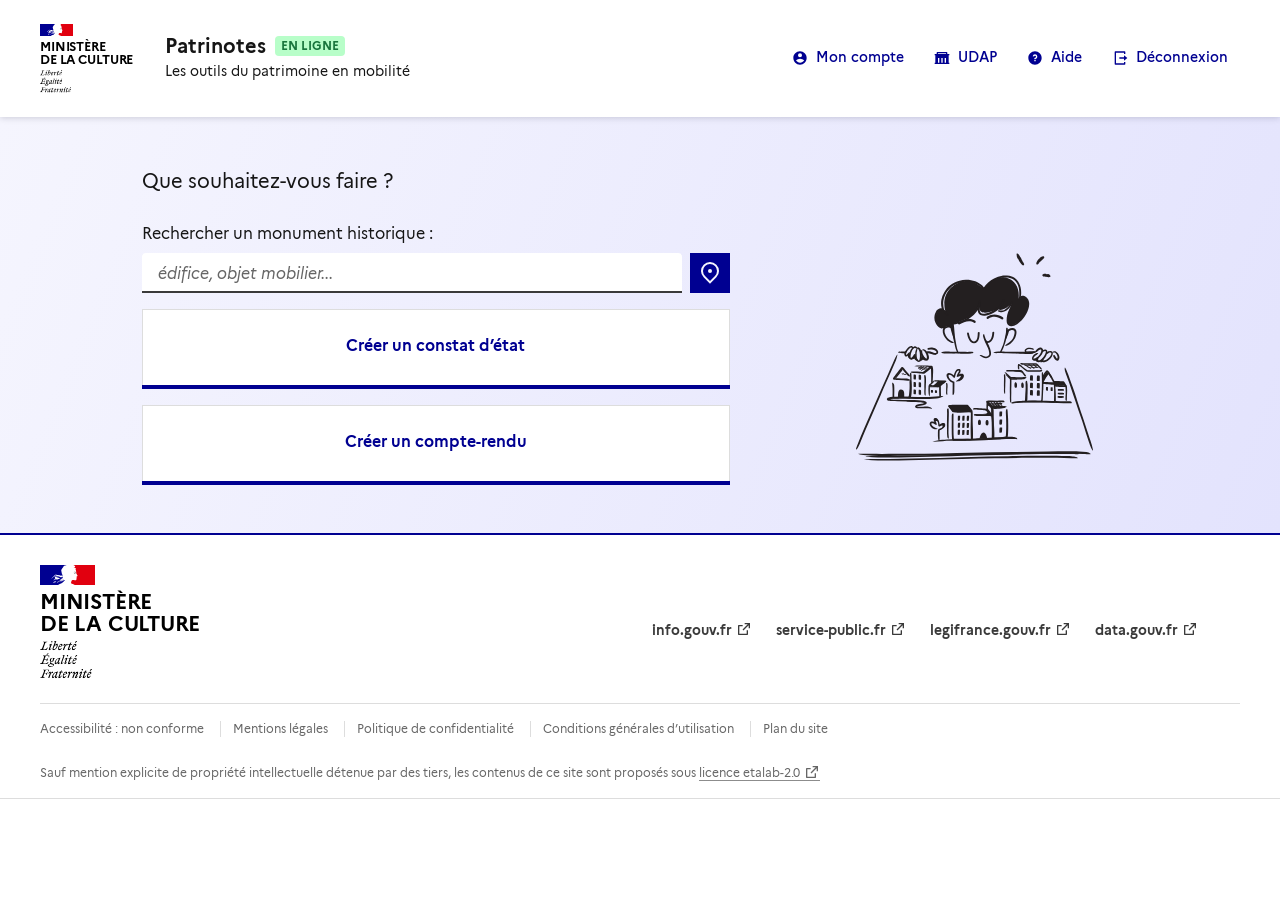
<file: index.html>
<!DOCTYPE html>
<html lang="fr" data-fr-theme="light">
<head>
  <meta charset="utf-8">
  <meta name="viewport" content="width=device-width, initial-scale=1">
  <title>Accueil - Patrinotes - Ministère de la Culture</title>
  <link rel="preload" href="dsfr/fonts/Marianne-Regular.woff2" as="font" type="font/woff2" crossorigin>
  <link rel="stylesheet" href="dsfr/core/core.min.css">
  <link rel="stylesheet" href="dsfr/component/link/link.min.css">
  <link rel="stylesheet" href="dsfr/component/button/button.min.css">
  <link rel="stylesheet" href="dsfr/component/logo/logo.min.css">
  <link rel="stylesheet" href="dsfr/component/badge/badge.min.css">
  <link rel="stylesheet" href="dsfr/component/form/form.min.css">
  <link rel="stylesheet" href="dsfr/component/input/input.min.css">
  <link rel="stylesheet" href="dsfr/component/header/header.min.css">
  <link rel="stylesheet" href="dsfr/component/tile/tile.min.css">
  <link rel="stylesheet" href="dsfr/component/tab/tab.min.css">
  <link rel="stylesheet" href="dsfr/component/footer/footer.min.css">
  <link rel="stylesheet" href="dsfr/component/skiplink/skiplink.min.css">
  <link rel="stylesheet" href="dsfr/utility/icons/icons-map/icons-map.min.css">
  <link rel="stylesheet" href="dsfr/utility/icons/icons-user/icons-user.min.css">
  <link rel="stylesheet" href="dsfr/utility/icons/icons-system/icons-system.min.css">
  <link rel="stylesheet" href="dsfr/utility/icons/icons-buildings/icons-buildings.min.css">
  <link rel="stylesheet" href="css/patrinotes.css">
</head>
<body>
  <div class="fr-skiplinks">
    <nav class="fr-container" role="navigation" aria-label="Accès rapide">
      <ul class="fr-skiplinks__list">
        <li><a class="fr-link" href="#contenu">Contenu</a></li>
        <li><a class="fr-link" href="#footer">Pied de page</a></li>
      </ul>
    </nav>
  </div>

  <header role="banner" class="fr-header">
    <div class="fr-header__body">
      <div class="fr-container">
        <div class="fr-header__body-row">
          <div class="fr-header__brand fr-enlarge-link">
            <div class="fr-header__brand-top">
              <div class="fr-header__logo">
                <p class="fr-logo">Ministère<br>de la Culture</p>
              </div>
            </div>
            <div class="fr-header__service">
              <a href="index.html" title="Accueil - Patrinotes - Ministère de la Culture">
                <p class="fr-header__service-title">Patrinotes
                  <span class="fr-badge fr-badge--sm fr-badge--success fr-badge--no-icon">En ligne</span>
                </p>
              </a>
              <p class="fr-header__service-tagline">Les outils du patrimoine en mobilité</p>
            </div>
          </div>
          <div class="fr-header__tools">
            <div class="fr-header__tools-links">
              <ul class="fr-btns-group">
                <li><a class="fr-btn fr-icon-account-circle-fill" href="#">Mon compte</a></li>
                <li><a class="fr-btn fr-icon-government-fill" href="#">UDAP</a></li>
                <li><a class="fr-btn fr-icon-question-fill" href="#">Aide</a></li>
                <li><a class="fr-btn fr-icon-logout-box-r-line" href="#">Déconnexion</a></li>
              </ul>
            </div>
          </div>
        </div>
      </div>
    </div>
  </header>

  <main id="contenu" role="main">
    <section class="pn-hero fr-py-6w" aria-labelledby="titre-une">
      <div class="fr-container">
        <div class="fr-grid-row fr-grid-row--gutters">
          <div class="fr-col-lg-6 fr-col-offset-lg-1">
            <h1 id="titre-une" class="fr-text--lead fr-mb-3w" style="font-weight:400">Que souhaitez-vous faire ?</h1>

            <div class="fr-grid-row fr-grid-row--bottom fr-mb-2w">
              <div class="fr-col">
                <div class="pn-combobox">
                  <div class="fr-input-group">
                    <label class="fr-label" for="monument-search">Rechercher un monument historique :</label>
                    <input class="fr-input" type="text" id="monument-search" name="monument"
                           placeholder="édifice, objet mobilier..." autocomplete="off"
                           role="combobox" aria-autocomplete="list" aria-expanded="false"
                           aria-controls="list-edifices" aria-haspopup="listbox">
                  </div>
                  <div id="monument-popup" class="pn-popup fr-tabs" hidden>
                    <ul class="fr-tabs__list" role="tablist" aria-label="Type de monument">
                      <li role="presentation"><button type="button" id="tab-edifices" class="fr-tabs__tab" data-key="edifices" role="tab" aria-selected="true" aria-controls="panel-edifices">Édifices (<span id="count-edifices">0</span>)</button></li>
                      <li role="presentation"><button type="button" id="tab-mobiliers" class="fr-tabs__tab" data-key="mobiliers" role="tab" aria-selected="false" tabindex="-1" aria-controls="panel-mobiliers">Mobiliers (<span id="count-mobiliers">0</span>)</button></li>
                    </ul>
                    <div id="panel-edifices" class="fr-tabs__panel fr-tabs__panel--selected" role="tabpanel" aria-labelledby="tab-edifices">
                      <ul id="list-edifices" class="pn-list" role="listbox" aria-label="Édifices (base Mérimée)"></ul>
                    </div>
                    <div id="panel-mobiliers" class="fr-tabs__panel" role="tabpanel" aria-labelledby="tab-mobiliers">
                      <ul id="list-mobiliers" class="pn-list" role="listbox" aria-label="Mobiliers (base Palissy)"></ul>
                    </div>
                  </div>
                  <p id="monument-status" class="fr-sr-only" role="status" aria-live="polite"></p>
                </div>
              </div>
              <div class="fr-ml-1w">
                <!-- Géolocalisation : déjà codée par ailleurs, non reprise dans ce prototype -->
                <button type="button" class="fr-btn fr-icon-map-pin-2-line" title="Rechercher autour de moi">Rechercher autour de moi</button>
              </div>
            </div>

            <div class="fr-mb-2w"><div class="fr-tile fr-tile--sm fr-tile--no-icon fr-enlarge-link pn-tile-center">
              <div class="fr-tile__body"><div class="fr-tile__content">
                <h2 class="fr-tile__title"><a class="fr-tile__link" href="constat.html">Créer un constat d’état</a></h2>
              </div></div>
            </div></div>
            <div><div class="fr-tile fr-tile--sm fr-tile--no-icon pn-tile-center pn-tile-static">
              <div class="fr-tile__body"><div class="fr-tile__content">
                <h2 class="fr-tile__title">Créer un compte-rendu</h2>
              </div></div>
            </div></div>
          </div>
          <div class="fr-col-lg-4 fr-col-offset-lg-1 fr-hidden fr-unhidden-lg">
            <img class="pn-hero__illu fr-mt-8w" src="img/illustration.svg" alt="" width="238" height="208">
          </div>
        </div>
      </div>
    </section>
    <!-- Section « Mes documents » : hors périmètre de ce prototype -->
  </main>

  <footer class="fr-footer" role="contentinfo" id="footer">
    <div class="fr-container">
      <div class="fr-footer__body">
        <div class="fr-footer__brand fr-enlarge-link">
          <a href="index.html" title="Retour à l’accueil du site - Patrinotes - Ministère de la Culture">
            <p class="fr-logo">Ministère<br>de la Culture</p>
          </a>
        </div>
        <div class="fr-footer__content">
          <ul class="fr-footer__content-list">
            <li class="fr-footer__content-item"><a class="fr-footer__content-link" target="_blank" rel="noopener external" title="info.gouv.fr - nouvelle fenêtre" href="https://info.gouv.fr">info.gouv.fr</a></li>
            <li class="fr-footer__content-item"><a class="fr-footer__content-link" target="_blank" rel="noopener external" title="service-public.fr - nouvelle fenêtre" href="https://service-public.fr">service-public.fr</a></li>
            <li class="fr-footer__content-item"><a class="fr-footer__content-link" target="_blank" rel="noopener external" title="legifrance.gouv.fr - nouvelle fenêtre" href="https://legifrance.gouv.fr">legifrance.gouv.fr</a></li>
            <li class="fr-footer__content-item"><a class="fr-footer__content-link" target="_blank" rel="noopener external" title="data.gouv.fr - nouvelle fenêtre" href="https://data.gouv.fr">data.gouv.fr</a></li>
          </ul>
        </div>
      </div>
      <div class="fr-footer__bottom">
        <ul class="fr-footer__bottom-list">
          <li class="fr-footer__bottom-item"><a class="fr-footer__bottom-link" href="#">Accessibilité : non conforme</a></li>
          <li class="fr-footer__bottom-item"><a class="fr-footer__bottom-link" href="#">Mentions légales</a></li>
          <li class="fr-footer__bottom-item"><a class="fr-footer__bottom-link" href="#">Politique de confidentialité</a></li>
          <li class="fr-footer__bottom-item"><a class="fr-footer__bottom-link" href="#">Conditions générales d’utilisation</a></li>
          <li class="fr-footer__bottom-item"><a class="fr-footer__bottom-link" href="#">Plan du site</a></li>
        </ul>
        <div class="fr-footer__bottom-copy">
          <p>Sauf mention explicite de propriété intellectuelle détenue par des tiers, les contenus de ce site sont proposés sous <a href="https://github.com/etalab/licence-ouverte/blob/master/LO.md" target="_blank" rel="noopener external" title="licence etalab-2.0 - nouvelle fenêtre">licence etalab-2.0</a></p>
        </div>
      </div>
    </div>
  </footer>

  <script src="dsfr/core/core.nomodule.min.js" nomodule></script>
  <script src="js/suggestions-data.js"></script>
  <script src="js/autocomplete.js"></script>
</body>
</html>
</file>
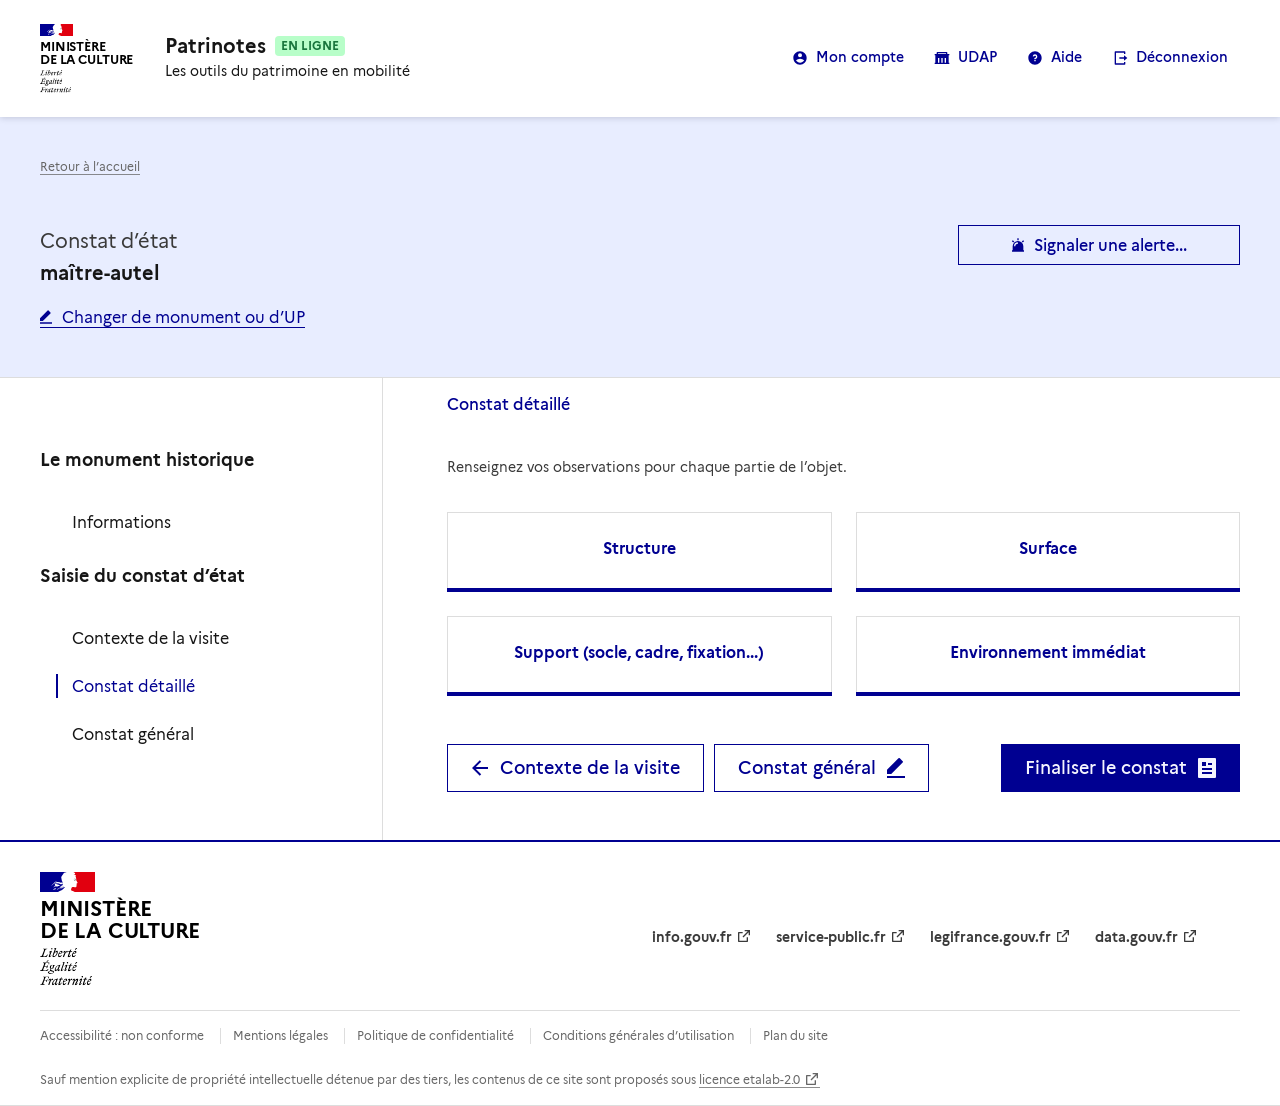
<file: constat-detaille.html>
<!DOCTYPE html>
<html lang="fr" data-fr-theme="light">
<head>
  <meta charset="utf-8">
  <meta name="viewport" content="width=device-width, initial-scale=1">
  <title>Constat détaillé - maître-autel - Constat d’état - Patrinotes</title>
  <link rel="preload" href="dsfr/fonts/Marianne-Regular.woff2" as="font" type="font/woff2" crossorigin>
  <link rel="stylesheet" href="dsfr/core/core.min.css">
  <link rel="stylesheet" href="dsfr/component/link/link.min.css">
  <link rel="stylesheet" href="dsfr/component/button/button.min.css">
  <link rel="stylesheet" href="dsfr/component/logo/logo.min.css">
  <link rel="stylesheet" href="dsfr/component/badge/badge.min.css">
  <link rel="stylesheet" href="dsfr/component/form/form.min.css">
  <link rel="stylesheet" href="dsfr/component/input/input.min.css">
  <link rel="stylesheet" href="dsfr/component/header/header.min.css">
  <link rel="stylesheet" href="dsfr/component/tile/tile.min.css">
  <link rel="stylesheet" href="dsfr/component/footer/footer.min.css">
  <link rel="stylesheet" href="dsfr/component/alert/alert.min.css">
  <link rel="stylesheet" href="dsfr/component/breadcrumb/breadcrumb.min.css">
  <link rel="stylesheet" href="dsfr/component/modal/modal.min.css">
  <link rel="stylesheet" href="dsfr/component/sidemenu/sidemenu.min.css">
  <link rel="stylesheet" href="dsfr/component/radio/radio.min.css">
  <link rel="stylesheet" href="dsfr/component/toggle/toggle.min.css">
  <link rel="stylesheet" href="dsfr/component/accordion/accordion.min.css">
  <link rel="stylesheet" href="dsfr/component/skiplink/skiplink.min.css">
  <link rel="stylesheet" href="dsfr/component/select/select.min.css">
  <link rel="stylesheet" href="dsfr/component/tag/tag.min.css">
  <link rel="stylesheet" href="dsfr/utility/icons/icons-map/icons-map.min.css">
  <link rel="stylesheet" href="dsfr/utility/icons/icons-user/icons-user.min.css">
  <link rel="stylesheet" href="dsfr/utility/icons/icons-system/icons-system.min.css">
  <link rel="stylesheet" href="dsfr/utility/icons/icons-document/icons-document.min.css">
  <link rel="stylesheet" href="dsfr/utility/icons/icons-design/icons-design.min.css">
  <link rel="stylesheet" href="dsfr/utility/icons/icons-media/icons-media.min.css">
  <link rel="stylesheet" href="dsfr/utility/icons/icons-arrows/icons-arrows.min.css">
  <link rel="stylesheet" href="dsfr/utility/icons/icons-buildings/icons-buildings.min.css">
  <link rel="stylesheet" href="css/patrinotes.css">
</head>
<body>
  <div class="fr-skiplinks">
    <nav class="fr-container" role="navigation" aria-label="Accès rapide">
      <ul class="fr-skiplinks__list">
        <li><a class="fr-link" href="#contenu">Contenu</a></li>
        <li><a class="fr-link" href="#footer">Pied de page</a></li>
      </ul>
    </nav>
  </div>

  <header role="banner" class="fr-header">
    <div class="fr-header__body">
      <div class="fr-container">
        <div class="fr-header__body-row">
          <div class="fr-header__brand fr-enlarge-link">
            <div class="fr-header__brand-top">
              <div class="fr-header__logo">
                <p class="fr-logo">Ministère<br>de la Culture</p>
              </div>
            </div>
            <div class="fr-header__service">
              <a href="index.html" title="Accueil - Patrinotes - Ministère de la Culture">
                <p class="fr-header__service-title">Patrinotes
                  <span class="fr-badge fr-badge--sm fr-badge--success fr-badge--no-icon">En ligne</span>
                </p>
              </a>
              <p class="fr-header__service-tagline">Les outils du patrimoine en mobilité</p>
            </div>
          </div>
          <div class="fr-header__tools">
            <div class="fr-header__tools-links">
              <ul class="fr-btns-group">
                <li><a class="fr-btn fr-icon-account-circle-fill" href="#">Mon compte</a></li>
                <li><a class="fr-btn fr-icon-government-fill" href="#">UDAP</a></li>
                <li><a class="fr-btn fr-icon-question-fill" href="#">Aide</a></li>
                <li><a class="fr-btn fr-icon-logout-box-r-line" href="#">Déconnexion</a></li>
              </ul>
            </div>
          </div>
        </div>
      </div>
    </div>
  </header>

  <main id="contenu" role="main">
    <section class="pn-band pn-band--info pn-band--bordered fr-pt-3w fr-pb-6w" aria-labelledby="titre-monument">
      <div class="fr-container">
        <nav role="navigation" class="fr-breadcrumb" aria-label="vous êtes ici :">
          <ol class="fr-breadcrumb__list">
            <li><a class="fr-breadcrumb__link" href="index.html">Retour à l’accueil</a></li>
          </ol>
        </nav>
        <div class="fr-grid-row fr-grid-row--gutters">
          <div class="fr-col-lg-9">
            <p class="fr-text--lead fr-mb-0">Constat d’état</p>
            <h1 id="titre-monument" class="fr-text--lead fr-text--bold fr-mb-2w">maître-autel</h1>
            <!-- Non cliquable pour le prototype -->
            <a class="fr-link fr-link--icon-left fr-icon-edit-fill" href="#">Changer de monument ou d’UP</a>
          </div>
          <div class="fr-col-lg-3">
            <button type="button" class="fr-btn fr-btn--secondary fr-btn--icon-left fr-icon-alarm-warning-fill pn-btn-block" data-drawer-open="modal-alerte" aria-haspopup="dialog">Signaler une alerte...</button>
          </div>
        </div>
      </div>
    </section>

    <div class="fr-container">
      <div class="pn-split">
        <div class="pn-split__menu">
          <nav class="fr-sidemenu" role="navigation" aria-label="Menu du constat d’état">
            <div class="fr-sidemenu__inner">
              <ul class="fr-sidemenu__list">
                <li class="fr-sidemenu__item">
                  <p class="fr-sidemenu__title" id="menu-monument-titre">Le monument historique</p>
                  <div>
                    <ul class="fr-sidemenu__list" aria-labelledby="menu-monument-titre">
                      <li class="fr-sidemenu__item"><a class="fr-sidemenu__link" href="monument.html" target="_self">Informations</a></li>
                    </ul>
                  </div>
                </li>
                <li class="fr-sidemenu__item">
                  <p class="fr-sidemenu__title" id="menu-saisie-titre">Saisie du constat d’état</p>
                  <div>
                    <ul class="fr-sidemenu__list" aria-labelledby="menu-saisie-titre">
                      <li class="fr-sidemenu__item"><a class="fr-sidemenu__link" href="contexte.html" target="_self">Contexte de la visite</a></li>
                      <li class="fr-sidemenu__item fr-sidemenu__item--active"><a class="fr-sidemenu__link" href="constat-detaille.html" target="_self" aria-current="page">Constat détaillé</a></li>
                      <li class="fr-sidemenu__item"><a class="fr-sidemenu__link" href="constat-general.html" target="_self">Constat général</a></li>
                    </ul>
                  </div>
                </li>
              </ul>
            </div>
          </nav>
        </div>

        <div class="pn-split__main pn-main-pad">
          <h2 class="pn-section-label">Constat détaillé</h2>
          <p class="fr-text--sm fr-mb-4w">Renseignez vos observations pour chaque partie de l’objet.</p>

          <div class="fr-grid-row fr-grid-row--gutters">
            <div class="fr-col-12 fr-col-md-6">
              <div class="fr-tile fr-tile--sm fr-tile--no-icon fr-enlarge-button pn-tile-center">
                <div class="fr-tile__body"><div class="fr-tile__content">
                  <h3 class="fr-tile__title"><button type="button" class="fr-tile__link" data-drawer-open="modal-structure" aria-haspopup="dialog">Structure</button></h3>
                </div></div>
              </div>
            </div>
            <div class="fr-col-12 fr-col-md-6">
              <div class="fr-tile fr-tile--sm fr-tile--no-icon fr-enlarge-button pn-tile-center">
                <div class="fr-tile__body"><div class="fr-tile__content">
                  <h3 class="fr-tile__title"><button type="button" class="fr-tile__link" data-drawer-open="modal-surface" aria-haspopup="dialog">Surface</button></h3>
                </div></div>
              </div>
            </div>
            <div class="fr-col-12 fr-col-md-6">
              <div class="fr-tile fr-tile--sm fr-tile--no-icon fr-enlarge-button pn-tile-center">
                <div class="fr-tile__body"><div class="fr-tile__content">
                  <h3 class="fr-tile__title"><button type="button" class="fr-tile__link" data-drawer-open="modal-support" aria-haspopup="dialog">Support (socle, cadre, fixation...)</button></h3>
                </div></div>
              </div>
            </div>
            <div class="fr-col-12 fr-col-md-6">
              <div class="fr-tile fr-tile--sm fr-tile--no-icon fr-enlarge-button pn-tile-center">
                <div class="fr-tile__body"><div class="fr-tile__content">
                  <h3 class="fr-tile__title"><button type="button" class="fr-tile__link" data-drawer-open="modal-environnement" aria-haspopup="dialog">Environnement immédiat</button></h3>
                </div></div>
              </div>
            </div>
          </div>

          <div class="fr-grid-row fr-grid-row--middle fr-mt-6w pn-actions">
            <div class="fr-col pn-btn-row">
              <a class="fr-btn fr-btn--lg fr-btn--secondary fr-btn--icon-left fr-icon-arrow-left-line" href="contexte.html">Contexte de la visite</a>
              <a class="fr-btn fr-btn--lg fr-btn--secondary fr-btn--icon-right fr-icon-edit-fill" href="constat-general.html">Constat général</a>
            </div>
            <div class="fr-col-auto"><button type="button" class="fr-btn fr-btn--lg fr-btn--icon-right fr-icon-article-fill">Finaliser le constat</button></div>
          </div>
        </div>
      </div>
    </div>


    <!-- Modales des catégories du constat détaillé -->
    <dialog id="modal-structure" class="fr-modal pn-dialog" aria-labelledby="modal-structure-title">
      <div class="fr-container fr-container--fluid">
        <div class="fr-modal__body">
          <div class="fr-modal__header"><button type="button" class="fr-btn--close fr-btn" data-drawer-close title="Fermer la fenêtre modale">Fermer</button></div>
          <div class="fr-modal__content">
            <h1 id="modal-structure-title" class="fr-modal__title">Structure</h1>
            <p class="fr-text--sm fr-mb-4w">Sélectionnez un matériau ou une technique altéré(e), puis cliquez sur une ou plusieurs altération(s) observée(s) en dépliant les accordéons ci-dessous.</p>
            <form onsubmit="return false">
              <div data-alterations></div>
              <button type="button" class="fr-btn fr-btn--tertiary fr-btn--icon-left fr-icon-add-line fr-mt-3w" data-add-alteration>Ajouter matériau/technique altéré(e)</button>
              <hr class="pn-sep pn-sep--tight">
              <div class="fr-grid-row fr-grid-row--middle pn-photo-row">
                <div class="fr-col-auto fr-mr-2w"><button type="button" class="fr-btn fr-btn--secondary fr-btn--icon-left fr-icon-image-add-fill">Ajouter photo</button></div>
                <div class="fr-col"><p class="fr-hint-text fr-mb-0">Taille maximale : 5 Mo. Formats supportés : jpg, png. Plusieurs fichiers possibles</p></div>
              </div>
              <div class="pn-modal-footer">
                <button type="button" class="fr-btn fr-btn--tertiary-no-outline fr-btn--icon-left fr-icon-arrow-go-back-line" data-reset disabled>Effacer les informations</button>
                <button type="button" class="fr-btn" data-drawer-close>Valider</button>
              </div>
            </form>
          </div>
        </div>
      </div>
    </dialog>
    <dialog id="modal-surface" class="fr-modal pn-dialog" aria-labelledby="modal-surface-title">
      <div class="fr-container fr-container--fluid">
        <div class="fr-modal__body">
          <div class="fr-modal__header"><button type="button" class="fr-btn--close fr-btn" data-drawer-close title="Fermer la fenêtre modale">Fermer</button></div>
          <div class="fr-modal__content">
            <h1 id="modal-surface-title" class="fr-modal__title">Surface</h1>
            <p class="fr-text--sm fr-mb-4w">Sélectionnez un matériau ou une technique altéré(e), puis cliquez sur une ou plusieurs altération(s) observée(s) en dépliant les accordéons ci-dessous.</p>
            <form onsubmit="return false">
              <div data-alterations></div>
              <button type="button" class="fr-btn fr-btn--tertiary fr-btn--icon-left fr-icon-add-line fr-mt-3w" data-add-alteration>Ajouter matériau/technique altéré(e)</button>
              <hr class="pn-sep pn-sep--tight">
              <div class="fr-grid-row fr-grid-row--middle pn-photo-row">
                <div class="fr-col-auto fr-mr-2w"><button type="button" class="fr-btn fr-btn--secondary fr-btn--icon-left fr-icon-image-add-fill">Ajouter photo</button></div>
                <div class="fr-col"><p class="fr-hint-text fr-mb-0">Taille maximale : 5 Mo. Formats supportés : jpg, png. Plusieurs fichiers possibles</p></div>
              </div>
              <div class="pn-modal-footer">
                <button type="button" class="fr-btn fr-btn--tertiary-no-outline fr-btn--icon-left fr-icon-arrow-go-back-line" data-reset disabled>Effacer les informations</button>
                <button type="button" class="fr-btn" data-drawer-close>Valider</button>
              </div>
            </form>
          </div>
        </div>
      </div>
    </dialog>
    <dialog id="modal-support" class="fr-modal pn-dialog" aria-labelledby="modal-support-title">
      <div class="fr-container fr-container--fluid">
        <div class="fr-modal__body">
          <div class="fr-modal__header"><button type="button" class="fr-btn--close fr-btn" data-drawer-close title="Fermer la fenêtre modale">Fermer</button></div>
          <div class="fr-modal__content">
            <h1 id="modal-support-title" class="fr-modal__title">Support (socle, cadre, fixation...)</h1>
            <p class="fr-text--sm fr-mb-4w">Sélectionnez un matériau ou une technique altéré(e), puis cliquez sur une ou plusieurs altération(s) observée(s) en dépliant les accordéons ci-dessous.</p>
            <form onsubmit="return false">
              <div data-alterations></div>
              <button type="button" class="fr-btn fr-btn--tertiary fr-btn--icon-left fr-icon-add-line fr-mt-3w" data-add-alteration>Ajouter matériau/technique altéré(e)</button>
              <hr class="pn-sep pn-sep--tight">
              <div class="fr-grid-row fr-grid-row--middle pn-photo-row">
                <div class="fr-col-auto fr-mr-2w"><button type="button" class="fr-btn fr-btn--secondary fr-btn--icon-left fr-icon-image-add-fill">Ajouter photo</button></div>
                <div class="fr-col"><p class="fr-hint-text fr-mb-0">Taille maximale : 5 Mo. Formats supportés : jpg, png. Plusieurs fichiers possibles</p></div>
              </div>
              <div class="pn-modal-footer">
                <button type="button" class="fr-btn fr-btn--tertiary-no-outline fr-btn--icon-left fr-icon-arrow-go-back-line" data-reset disabled>Effacer les informations</button>
                <button type="button" class="fr-btn" data-drawer-close>Valider</button>
              </div>
            </form>
          </div>
        </div>
      </div>
    </dialog>
    <dialog id="modal-environnement" class="fr-modal pn-dialog" aria-labelledby="modal-environnement-title">
      <div class="fr-container fr-container--fluid">
        <div class="fr-modal__body">
          <div class="fr-modal__header"><button type="button" class="fr-btn--close fr-btn" data-drawer-close title="Fermer la fenêtre modale">Fermer</button></div>
          <div class="fr-modal__content">
            <h1 id="modal-environnement-title" class="fr-modal__title">Environnement immédiat</h1>
            <div class="fr-alert fr-alert--info fr-alert--sm pn-alert-inline pn-alert-fixed fr-mb-3w"><p>Décrivez les conditions actuelles de conservation de l’objet.</p></div>
            <form onsubmit="return false">
              <div class="fr-input-group pn-env-field"><label class="fr-label" for="env-0">Mur porteur</label><input class="fr-input" type="text" id="env-0" name="env-0"></div>
              <div class="fr-input-group pn-env-field"><label class="fr-label" for="env-1">Nature du sol</label><input class="fr-input" type="text" id="env-1" name="env-1"></div>
              <div class="fr-input-group pn-env-field"><label class="fr-label" for="env-2">Vitrine</label><input class="fr-input" type="text" id="env-2" name="env-2"></div>
              <div class="fr-input-group pn-env-field"><label class="fr-label" for="env-3">Éclairement / éclairage</label><input class="fr-input" type="text" id="env-3" name="env-3"></div>
              <div class="fr-input-group pn-env-field"><label class="fr-label" for="env-4">Température</label><input class="fr-input" type="text" id="env-4" name="env-4"></div>
              <div class="fr-input-group pn-env-field"><label class="fr-label" for="env-5">Humidité</label><input class="fr-input" type="text" id="env-5" name="env-5"></div>
              <div class="fr-input-group fr-mt-3w">
                <div class="fr-grid-row fr-grid-row--middle">
                  <div class="fr-col"><label class="fr-label" for="env-commentaires">Commentaires<span class="fr-hint-text">Précisez les conditions de conservation, risques de contamination...</span></label></div>
                  <div class="fr-col-auto"><button type="button" class="fr-btn fr-btn--tertiary-no-outline fr-btn--sm fr-btn--icon-left fr-icon-mic-fill">Dicter</button></div>
                </div>
                <textarea class="fr-input" id="env-commentaires" name="env-commentaires" rows="5"></textarea>
              </div>
              <div class="fr-grid-row fr-grid-row--middle pn-photo-row">
                <div class="fr-col-auto fr-mr-2w"><button type="button" class="fr-btn fr-btn--secondary fr-btn--icon-left fr-icon-image-add-fill">Ajouter photo</button></div>
                <div class="fr-col"><p class="fr-hint-text fr-mb-0">Taille maximale : 5 Mo. Formats supportés : jpg, png, pdf. Plusieurs fichiers possibles</p></div>
              </div>
              <div class="pn-modal-footer">
                <button type="button" class="fr-btn fr-btn--tertiary-no-outline fr-btn--icon-left fr-icon-arrow-go-back-line" data-reset disabled>Effacer les informations</button>
                <button type="button" class="fr-btn" data-drawer-close>Valider</button>
              </div>
            </form>
          </div>
        </div>
      </div>
    </dialog>

    <!-- Panneau latéral « Signaler une alerte » : modale DSFR ancrée à droite (CSS patrinotes.css) -->
    <dialog id="modal-alerte" class="fr-modal pn-drawer" aria-labelledby="modal-alerte-title">
      <div class="fr-container fr-container--fluid">
        <div class="fr-modal__body">
          <div class="fr-modal__header">
            <button type="button" class="fr-btn--close fr-btn" data-drawer-close title="Fermer le panneau">Fermer</button>
          </div>
          <div class="fr-modal__content">
            <h1 id="modal-alerte-title" class="fr-modal__title">Signaler une alerte</h1>
            <form onsubmit="return false">
              <fieldset class="fr-fieldset fr-mb-3w" id="alerte-type" aria-labelledby="alerte-type-legend">
                <legend class="fr-fieldset__legend fr-fieldset__legend--regular" id="alerte-type-legend">Problème à signaler</legend>
                <div class="fr-fieldset__element"><div class="fr-radio-group"><input type="radio" id="alerte-absent" name="alerte-type"><label class="fr-label" for="alerte-absent">Objet absent</label></div></div>
                <div class="fr-fieldset__element"><div class="fr-radio-group"><input type="radio" id="alerte-insecurite" name="alerte-type"><label class="fr-label" for="alerte-insecurite">Objet en insécurité</label></div></div>
                <div class="fr-fieldset__element"><div class="fr-radio-group"><input type="radio" id="alerte-degradation" name="alerte-type"><label class="fr-label" for="alerte-degradation">Dégradation importante</label></div></div>
              </fieldset>

              <div class="fr-input-group">
                <div class="fr-grid-row fr-grid-row--middle">
                  <div class="fr-col"><label class="fr-label" for="alerte-commentaires">Commentaires</label></div>
                  <div class="fr-col-auto"><button type="button" class="fr-btn fr-btn--tertiary-no-outline fr-btn--sm fr-btn--icon-left fr-icon-mic-fill">Dicter</button></div>
                </div>
                <textarea class="fr-input" id="alerte-commentaires" name="alerte-commentaires" rows="5"></textarea>
              </div>

              <div class="fr-grid-row fr-grid-row--middle fr-mt-3w">
                <div class="fr-col-auto fr-mr-2w"><button type="button" class="fr-btn fr-btn--secondary fr-btn--icon-left fr-icon-image-add-fill">Ajouter photo</button></div>
                <div class="fr-col"><p class="fr-hint-text fr-mb-0">Taille maximale : 5 Mo. Formats supportés : jpg, png.<br>Plusieurs fichiers possibles</p></div>
              </div>

              <hr class="fr-mt-3w fr-pb-1w">
              <div class="fr-grid-row">
                <div class="fr-col-auto fr-mr-4w"><div class="fr-toggle"><input type="checkbox" class="fr-toggle__input" id="alerte-courriel"><label class="fr-toggle__label" for="alerte-courriel">Alerter par courriel</label></div></div>
                <div class="fr-col-auto"><div class="fr-toggle"><input type="checkbox" class="fr-toggle__input" id="alerte-rapport"><label class="fr-toggle__label" for="alerte-rapport">Afficher dans le rapport</label></div></div>
              </div>
              <p class="fr-text--sm pn-muted fr-mt-1w fr-mb-3w">Service destinataire : CAOA<br>courriel-service@culture.gouv.fr <a class="fr-link fr-link--sm" href="#">modifier</a></p>

              <button type="button" class="fr-btn fr-btn--lg pn-btn-block" data-drawer-close>Valider</button>
            </form>
          </div>
        </div>
      </div>
    </dialog>
  </main>

  <footer class="fr-footer" role="contentinfo" id="footer">
    <div class="fr-container">
      <div class="fr-footer__body">
        <div class="fr-footer__brand fr-enlarge-link">
          <a href="index.html" title="Retour à l’accueil du site - Patrinotes - Ministère de la Culture">
            <p class="fr-logo">Ministère<br>de la Culture</p>
          </a>
        </div>
        <div class="fr-footer__content">
          <ul class="fr-footer__content-list">
            <li class="fr-footer__content-item"><a class="fr-footer__content-link" target="_blank" rel="noopener external" title="info.gouv.fr - nouvelle fenêtre" href="https://info.gouv.fr">info.gouv.fr</a></li>
            <li class="fr-footer__content-item"><a class="fr-footer__content-link" target="_blank" rel="noopener external" title="service-public.fr - nouvelle fenêtre" href="https://service-public.fr">service-public.fr</a></li>
            <li class="fr-footer__content-item"><a class="fr-footer__content-link" target="_blank" rel="noopener external" title="legifrance.gouv.fr - nouvelle fenêtre" href="https://legifrance.gouv.fr">legifrance.gouv.fr</a></li>
            <li class="fr-footer__content-item"><a class="fr-footer__content-link" target="_blank" rel="noopener external" title="data.gouv.fr - nouvelle fenêtre" href="https://data.gouv.fr">data.gouv.fr</a></li>
          </ul>
        </div>
      </div>
      <div class="fr-footer__bottom">
        <ul class="fr-footer__bottom-list">
          <li class="fr-footer__bottom-item"><a class="fr-footer__bottom-link" href="#">Accessibilité : non conforme</a></li>
          <li class="fr-footer__bottom-item"><a class="fr-footer__bottom-link" href="#">Mentions légales</a></li>
          <li class="fr-footer__bottom-item"><a class="fr-footer__bottom-link" href="#">Politique de confidentialité</a></li>
          <li class="fr-footer__bottom-item"><a class="fr-footer__bottom-link" href="#">Conditions générales d’utilisation</a></li>
          <li class="fr-footer__bottom-item"><a class="fr-footer__bottom-link" href="#">Plan du site</a></li>
        </ul>
        <div class="fr-footer__bottom-copy">
          <p>Sauf mention explicite de propriété intellectuelle détenue par des tiers, les contenus de ce site sont proposés sous <a href="https://github.com/etalab/licence-ouverte/blob/master/LO.md" target="_blank" rel="noopener external" title="licence etalab-2.0 - nouvelle fenêtre">licence etalab-2.0</a></p>
        </div>
      </div>
    </div>
  </footer>

  <script src="js/drawer.js"></script>
  <script src="js/alterations-data.js"></script>
  <script src="js/alterations.js"></script>
</body>
</html>
</file>
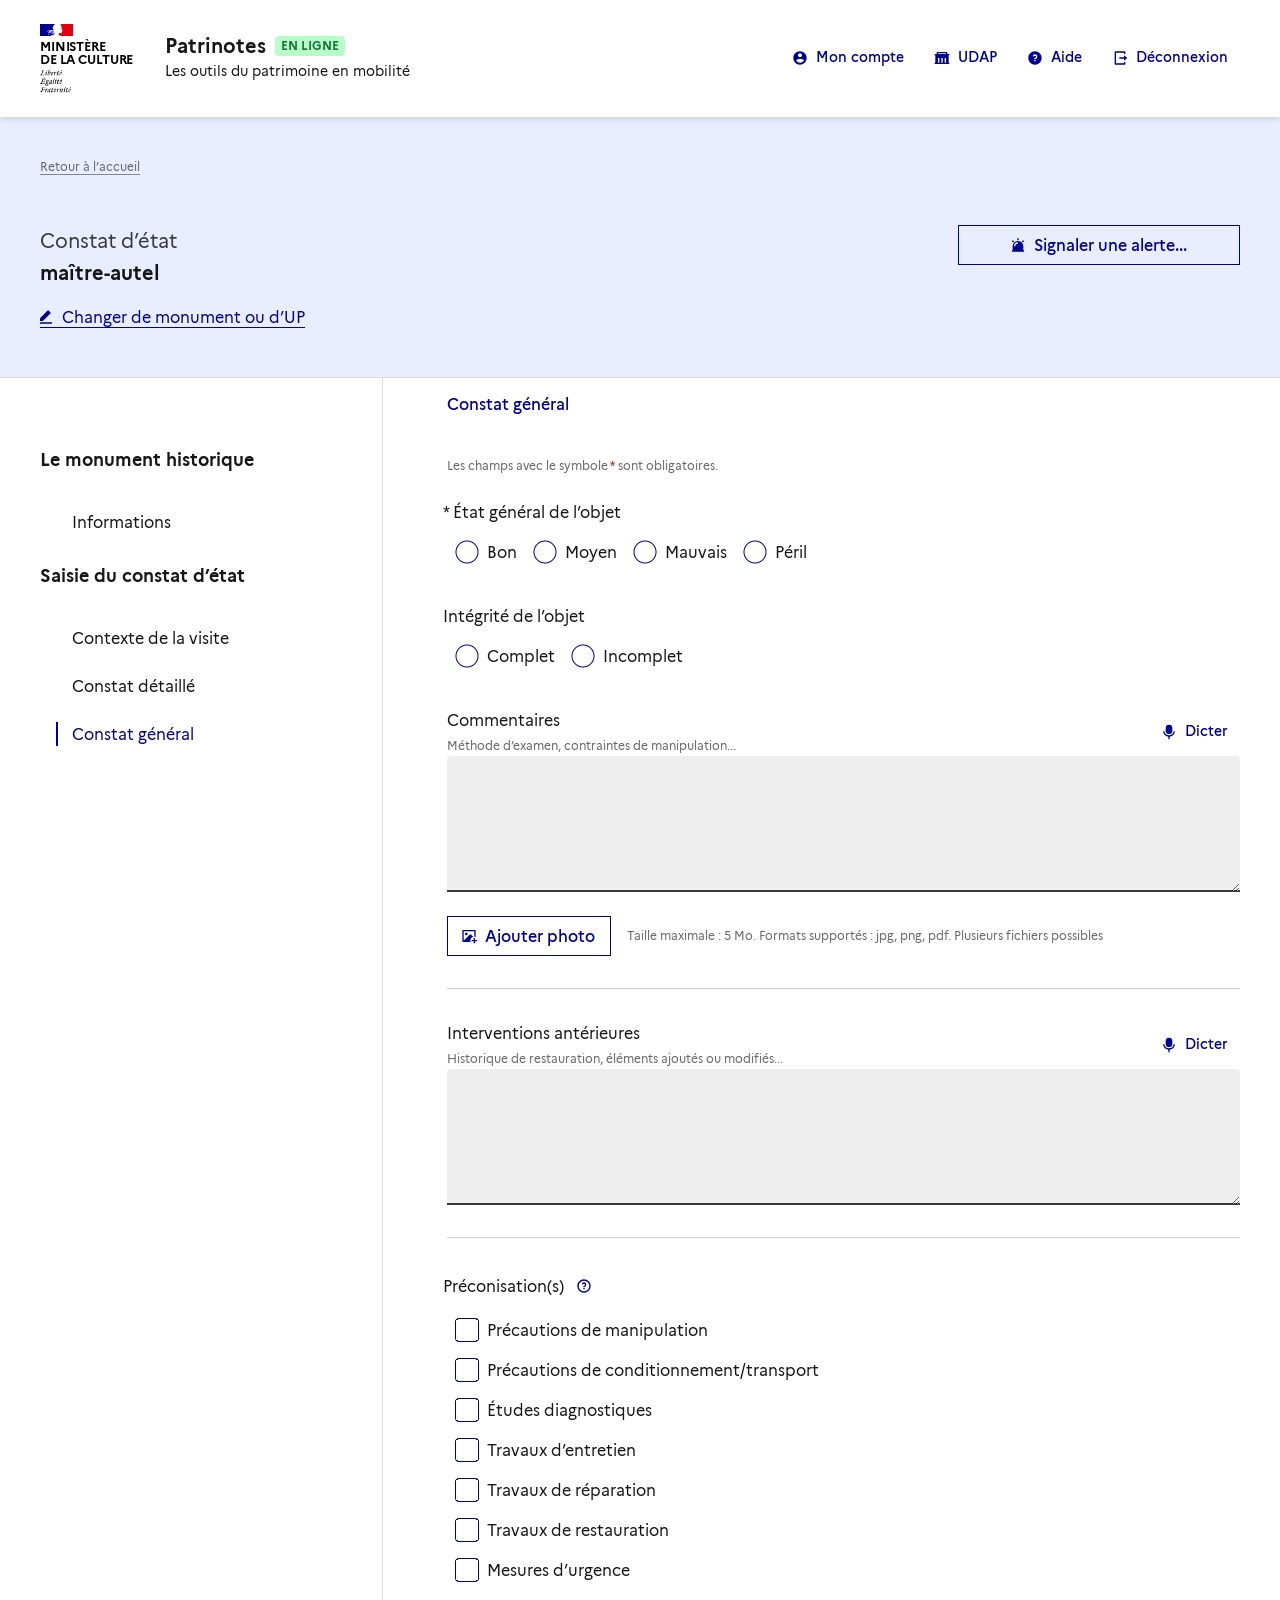
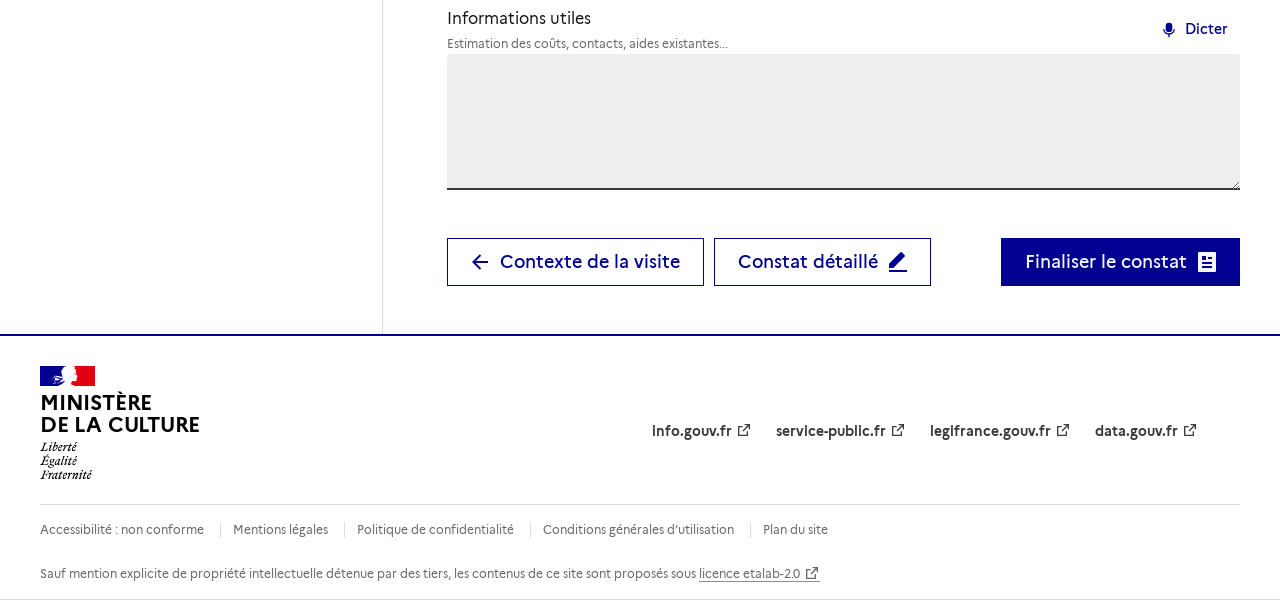
<file: constat-general.html>
<!DOCTYPE html>
<html lang="fr" data-fr-theme="light">
<head>
  <meta charset="utf-8">
  <meta name="viewport" content="width=device-width, initial-scale=1">
  <title>Constat général - maître-autel - Constat d’état - Patrinotes</title>
  <link rel="preload" href="dsfr/fonts/Marianne-Regular.woff2" as="font" type="font/woff2" crossorigin>
  <link rel="stylesheet" href="dsfr/core/core.min.css">
  <link rel="stylesheet" href="dsfr/component/link/link.min.css">
  <link rel="stylesheet" href="dsfr/component/button/button.min.css">
  <link rel="stylesheet" href="dsfr/component/logo/logo.min.css">
  <link rel="stylesheet" href="dsfr/component/badge/badge.min.css">
  <link rel="stylesheet" href="dsfr/component/form/form.min.css">
  <link rel="stylesheet" href="dsfr/component/input/input.min.css">
  <link rel="stylesheet" href="dsfr/component/header/header.min.css">
  <link rel="stylesheet" href="dsfr/component/tile/tile.min.css">
  <link rel="stylesheet" href="dsfr/component/footer/footer.min.css">
  <link rel="stylesheet" href="dsfr/component/alert/alert.min.css">
  <link rel="stylesheet" href="dsfr/component/breadcrumb/breadcrumb.min.css">
  <link rel="stylesheet" href="dsfr/component/modal/modal.min.css">
  <link rel="stylesheet" href="dsfr/component/sidemenu/sidemenu.min.css">
  <link rel="stylesheet" href="dsfr/component/radio/radio.min.css">
  <link rel="stylesheet" href="dsfr/component/checkbox/checkbox.min.css">
  <link rel="stylesheet" href="dsfr/component/tooltip/tooltip.min.css">
  <link rel="stylesheet" href="dsfr/component/toggle/toggle.min.css">
  <link rel="stylesheet" href="dsfr/component/accordion/accordion.min.css">
  <link rel="stylesheet" href="dsfr/component/skiplink/skiplink.min.css">
  <link rel="stylesheet" href="dsfr/utility/icons/icons-map/icons-map.min.css">
  <link rel="stylesheet" href="dsfr/utility/icons/icons-user/icons-user.min.css">
  <link rel="stylesheet" href="dsfr/utility/icons/icons-system/icons-system.min.css">
  <link rel="stylesheet" href="dsfr/utility/icons/icons-document/icons-document.min.css">
  <link rel="stylesheet" href="dsfr/utility/icons/icons-design/icons-design.min.css">
  <link rel="stylesheet" href="dsfr/utility/icons/icons-media/icons-media.min.css">
  <link rel="stylesheet" href="dsfr/utility/icons/icons-arrows/icons-arrows.min.css">
  <link rel="stylesheet" href="dsfr/utility/icons/icons-buildings/icons-buildings.min.css">
  <link rel="stylesheet" href="css/patrinotes.css">
</head>
<body>
  <div class="fr-skiplinks">
    <nav class="fr-container" role="navigation" aria-label="Accès rapide">
      <ul class="fr-skiplinks__list">
        <li><a class="fr-link" href="#contenu">Contenu</a></li>
        <li><a class="fr-link" href="#footer">Pied de page</a></li>
      </ul>
    </nav>
  </div>

  <header role="banner" class="fr-header">
    <div class="fr-header__body">
      <div class="fr-container">
        <div class="fr-header__body-row">
          <div class="fr-header__brand fr-enlarge-link">
            <div class="fr-header__brand-top">
              <div class="fr-header__logo">
                <p class="fr-logo">Ministère<br>de la Culture</p>
              </div>
            </div>
            <div class="fr-header__service">
              <a href="index.html" title="Accueil - Patrinotes - Ministère de la Culture">
                <p class="fr-header__service-title">Patrinotes
                  <span class="fr-badge fr-badge--sm fr-badge--success fr-badge--no-icon">En ligne</span>
                </p>
              </a>
              <p class="fr-header__service-tagline">Les outils du patrimoine en mobilité</p>
            </div>
          </div>
          <div class="fr-header__tools">
            <div class="fr-header__tools-links">
              <ul class="fr-btns-group">
                <li><a class="fr-btn fr-icon-account-circle-fill" href="#">Mon compte</a></li>
                <li><a class="fr-btn fr-icon-government-fill" href="#">UDAP</a></li>
                <li><a class="fr-btn fr-icon-question-fill" href="#">Aide</a></li>
                <li><a class="fr-btn fr-icon-logout-box-r-line" href="#">Déconnexion</a></li>
              </ul>
            </div>
          </div>
        </div>
      </div>
    </div>
  </header>

  <main id="contenu" role="main">
    <section class="pn-band pn-band--info pn-band--bordered fr-pt-3w fr-pb-6w" aria-labelledby="titre-monument">
      <div class="fr-container">
        <nav role="navigation" class="fr-breadcrumb" aria-label="vous êtes ici :">
          <ol class="fr-breadcrumb__list">
            <li><a class="fr-breadcrumb__link" href="index.html">Retour à l’accueil</a></li>
          </ol>
        </nav>
        <div class="fr-grid-row fr-grid-row--gutters">
          <div class="fr-col-lg-9">
            <p class="fr-text--lead fr-mb-0">Constat d’état</p>
            <h1 id="titre-monument" class="fr-text--lead fr-text--bold fr-mb-2w">maître-autel</h1>
            <!-- Non cliquable pour le prototype -->
            <a class="fr-link fr-link--icon-left fr-icon-edit-fill" href="#">Changer de monument ou d’UP</a>
          </div>
          <div class="fr-col-lg-3">
            <button type="button" class="fr-btn fr-btn--secondary fr-btn--icon-left fr-icon-alarm-warning-fill pn-btn-block" data-drawer-open="modal-alerte" aria-haspopup="dialog">Signaler une alerte...</button>
          </div>
        </div>
      </div>
    </section>

    <div class="fr-container">
      <div class="pn-split">
        <div class="pn-split__menu">
          <nav class="fr-sidemenu" role="navigation" aria-label="Menu du constat d’état">
            <div class="fr-sidemenu__inner">
              <ul class="fr-sidemenu__list">
                <li class="fr-sidemenu__item">
                  <p class="fr-sidemenu__title" id="menu-monument-titre">Le monument historique</p>
                  <div>
                    <ul class="fr-sidemenu__list" aria-labelledby="menu-monument-titre">
                      <li class="fr-sidemenu__item"><a class="fr-sidemenu__link" href="monument.html" target="_self">Informations</a></li>
                    </ul>
                  </div>
                </li>
                <li class="fr-sidemenu__item">
                  <p class="fr-sidemenu__title" id="menu-saisie-titre">Saisie du constat d’état</p>
                  <div>
                    <ul class="fr-sidemenu__list" aria-labelledby="menu-saisie-titre">
                      <li class="fr-sidemenu__item"><a class="fr-sidemenu__link" href="contexte.html" target="_self">Contexte de la visite</a></li>
                      <li class="fr-sidemenu__item"><a class="fr-sidemenu__link" href="constat-detaille.html" target="_self">Constat détaillé</a></li>
                      <li class="fr-sidemenu__item fr-sidemenu__item--active"><a class="fr-sidemenu__link" href="constat-general.html" target="_self" aria-current="page">Constat général</a></li>
                    </ul>
                  </div>
                </li>
              </ul>
            </div>
          </nav>
        </div>

        <div class="pn-split__main pn-main-pad">
          <h2 class="pn-section-label">Constat général</h2>

          <form class="pn-context-form" action="#" onsubmit="return false" novalidate>
            <p class="fr-hint-text fr-mt-4w fr-mb-3w">Les champs avec le symbole <span class="pn-required" aria-hidden="true">*</span><span class="fr-sr-only">astérisque</span> sont obligatoires.</p>

            <fieldset class="fr-fieldset fr-mb-3w" id="etat" aria-labelledby="etat-legend">
              <legend class="fr-fieldset__legend fr-fieldset__legend--regular" id="etat-legend">* État général de l’objet</legend>
              <div class="fr-fieldset__element fr-fieldset__element--inline"><div class="fr-radio-group"><input type="radio" id="etat-1" name="etat" required><label class="fr-label" for="etat-1">Bon</label></div></div>
              <div class="fr-fieldset__element fr-fieldset__element--inline"><div class="fr-radio-group"><input type="radio" id="etat-2" name="etat"><label class="fr-label" for="etat-2">Moyen</label></div></div>
              <div class="fr-fieldset__element fr-fieldset__element--inline"><div class="fr-radio-group"><input type="radio" id="etat-3" name="etat"><label class="fr-label" for="etat-3">Mauvais</label></div></div>
              <div class="fr-fieldset__element fr-fieldset__element--inline"><div class="fr-radio-group"><input type="radio" id="etat-4" name="etat"><label class="fr-label" for="etat-4">Péril</label></div></div>
            </fieldset>

            <fieldset class="fr-fieldset fr-mb-3w" id="integrite" aria-labelledby="integrite-legend">
              <legend class="fr-fieldset__legend fr-fieldset__legend--regular" id="integrite-legend">Intégrité de l’objet</legend>
              <div class="fr-fieldset__element fr-fieldset__element--inline"><div class="fr-radio-group"><input type="radio" id="integrite-1" name="integrite"><label class="fr-label" for="integrite-1">Complet</label></div></div>
              <div class="fr-fieldset__element fr-fieldset__element--inline"><div class="fr-radio-group"><input type="radio" id="integrite-2" name="integrite"><label class="fr-label" for="integrite-2">Incomplet</label></div></div>
            </fieldset>

            <div class="fr-input-group">
              <div class="fr-grid-row fr-grid-row--middle">
                <div class="fr-col"><label class="fr-label" for="commentaires-generaux">Commentaires<span class="fr-hint-text">Méthode d’examen, contraintes de manipulation...</span></label></div>
                <div class="fr-col-auto"><button type="button" class="fr-btn fr-btn--tertiary-no-outline fr-btn--sm fr-btn--icon-left fr-icon-mic-fill">Dicter</button></div>
              </div>
              <textarea class="fr-input" id="commentaires-generaux" name="commentaires-generaux" rows="5"></textarea>
            </div>

            <div class="fr-grid-row fr-grid-row--middle pn-photo-row">
              <div class="fr-col-auto fr-mr-2w"><button type="button" class="fr-btn fr-btn--secondary fr-btn--icon-left fr-icon-image-add-fill">Ajouter photo</button></div>
              <div class="fr-col"><p class="fr-hint-text fr-mb-0">Taille maximale : 5 Mo. Formats supportés : jpg, png, pdf. Plusieurs fichiers possibles</p></div>
            </div>

            <hr class="pn-sep">

            <div class="fr-input-group">
              <div class="fr-grid-row fr-grid-row--middle">
                <div class="fr-col"><label class="fr-label" for="interventions-anterieures">Interventions antérieures<span class="fr-hint-text">Historique de restauration, éléments ajoutés ou modifiés...</span></label></div>
                <div class="fr-col-auto"><button type="button" class="fr-btn fr-btn--tertiary-no-outline fr-btn--sm fr-btn--icon-left fr-icon-mic-fill">Dicter</button></div>
              </div>
              <textarea class="fr-input" id="interventions-anterieures" name="interventions-anterieures" rows="5"></textarea>
            </div>

            <hr class="pn-sep">

            <div class="pn-preco-wrap">
            <span class="fr-tooltip fr-placement fr-placement--top" id="preco-tooltip" role="tooltip" aria-hidden="true">Si des travaux de restauration sont préconisés, attention de ne pas aller trop loin : le constat d’état n’est pas une étude diagnostique et ne saurait la remplacer.<br><br>Des hypothèses concernant l’origine des désordres constatés peuvent être émises (présentez les comme telles) et des pistes d’investigation suggérées. Présentez les éventuelles solutions avec prudence, notamment si elles concernent des problèmes structurels.</span>
            <fieldset class="fr-fieldset fr-mb-3w" id="preconisations" aria-labelledby="preconisations-legend">
              <legend class="fr-fieldset__legend fr-fieldset__legend--regular" id="preconisations-legend">Préconisation(s)
                <button type="button" class="fr-btn fr-btn--tertiary-no-outline fr-btn--sm fr-icon-question-line" id="preco-aide" aria-describedby="preco-tooltip" data-tooltip-btn>Aide sur les préconisations</button>
              </legend>
              <div class="fr-fieldset__element">
                <div class="fr-checkbox-group"><input type="checkbox" id="preco-1" name="preconisations" value="Précautions de manipulation" aria-controls="preco-1-commentaires"><label class="fr-label" for="preco-1">Précautions de manipulation</label></div>
                <div class="pn-preco-comment" id="preco-1-commentaires" hidden>
                  <div class="fr-input-group">
                    <label class="fr-label" for="preco-1-texte">Commentaires<span class="fr-sr-only"> sur « Précautions de manipulation »</span></label>
                    <textarea class="fr-input" id="preco-1-texte" name="preco-1-texte" rows="4" disabled></textarea>
                  </div>
                  <button type="button" class="fr-btn fr-btn--tertiary fr-btn--sm fr-btn--icon-left fr-icon-mic-fill" disabled>Dicter</button>
                </div>
              </div>
              <div class="fr-fieldset__element">
                <div class="fr-checkbox-group"><input type="checkbox" id="preco-2" name="preconisations" value="Précautions de conditionnement/transport" aria-controls="preco-2-commentaires"><label class="fr-label" for="preco-2">Précautions de conditionnement/transport</label></div>
                <div class="pn-preco-comment" id="preco-2-commentaires" hidden>
                  <div class="fr-input-group">
                    <label class="fr-label" for="preco-2-texte">Commentaires<span class="fr-sr-only"> sur « Précautions de conditionnement/transport »</span></label>
                    <textarea class="fr-input" id="preco-2-texte" name="preco-2-texte" rows="4" disabled></textarea>
                  </div>
                  <button type="button" class="fr-btn fr-btn--tertiary fr-btn--sm fr-btn--icon-left fr-icon-mic-fill" disabled>Dicter</button>
                </div>
              </div>
              <div class="fr-fieldset__element">
                <div class="fr-checkbox-group"><input type="checkbox" id="preco-3" name="preconisations" value="Études diagnostiques" aria-controls="preco-3-commentaires"><label class="fr-label" for="preco-3">Études diagnostiques</label></div>
                <div class="pn-preco-comment" id="preco-3-commentaires" hidden>
                  <div class="fr-input-group">
                    <label class="fr-label" for="preco-3-texte">Commentaires<span class="fr-sr-only"> sur « Études diagnostiques »</span></label>
                    <textarea class="fr-input" id="preco-3-texte" name="preco-3-texte" rows="4" disabled></textarea>
                  </div>
                  <button type="button" class="fr-btn fr-btn--tertiary fr-btn--sm fr-btn--icon-left fr-icon-mic-fill" disabled>Dicter</button>
                </div>
              </div>
              <div class="fr-fieldset__element">
                <div class="fr-checkbox-group"><input type="checkbox" id="preco-4" name="preconisations" value="Travaux d’entretien" aria-controls="preco-4-commentaires"><label class="fr-label" for="preco-4">Travaux d’entretien</label></div>
                <div class="pn-preco-comment" id="preco-4-commentaires" hidden>
                  <div class="fr-input-group">
                    <label class="fr-label" for="preco-4-texte">Commentaires<span class="fr-sr-only"> sur « Travaux d’entretien »</span></label>
                    <textarea class="fr-input" id="preco-4-texte" name="preco-4-texte" rows="4" disabled></textarea>
                  </div>
                  <button type="button" class="fr-btn fr-btn--tertiary fr-btn--sm fr-btn--icon-left fr-icon-mic-fill" disabled>Dicter</button>
                </div>
              </div>
              <div class="fr-fieldset__element">
                <div class="fr-checkbox-group"><input type="checkbox" id="preco-5" name="preconisations" value="Travaux de réparation" aria-controls="preco-5-commentaires"><label class="fr-label" for="preco-5">Travaux de réparation</label></div>
                <div class="pn-preco-comment" id="preco-5-commentaires" hidden>
                  <div class="fr-input-group">
                    <label class="fr-label" for="preco-5-texte">Commentaires<span class="fr-sr-only"> sur « Travaux de réparation »</span></label>
                    <textarea class="fr-input" id="preco-5-texte" name="preco-5-texte" rows="4" disabled></textarea>
                  </div>
                  <button type="button" class="fr-btn fr-btn--tertiary fr-btn--sm fr-btn--icon-left fr-icon-mic-fill" disabled>Dicter</button>
                </div>
              </div>
              <div class="fr-fieldset__element">
                <div class="fr-checkbox-group"><input type="checkbox" id="preco-6" name="preconisations" value="Travaux de restauration" aria-controls="preco-6-commentaires"><label class="fr-label" for="preco-6">Travaux de restauration</label></div>
                <div class="pn-preco-comment" id="preco-6-commentaires" hidden>
                  <div class="fr-input-group">
                    <label class="fr-label" for="preco-6-texte">Commentaires<span class="fr-sr-only"> sur « Travaux de restauration »</span></label>
                    <textarea class="fr-input" id="preco-6-texte" name="preco-6-texte" rows="4" disabled></textarea>
                  </div>
                  <button type="button" class="fr-btn fr-btn--tertiary fr-btn--sm fr-btn--icon-left fr-icon-mic-fill" disabled>Dicter</button>
                </div>
              </div>
              <div class="fr-fieldset__element">
                <div class="fr-checkbox-group"><input type="checkbox" id="preco-7" name="preconisations" value="Mesures d’urgence" aria-controls="preco-7-commentaires"><label class="fr-label" for="preco-7">Mesures d’urgence</label></div>
                <div class="pn-preco-comment" id="preco-7-commentaires" hidden>
                  <div class="fr-input-group">
                    <label class="fr-label" for="preco-7-texte">Commentaires<span class="fr-sr-only"> sur « Mesures d’urgence »</span></label>
                    <textarea class="fr-input" id="preco-7-texte" name="preco-7-texte" rows="4" disabled></textarea>
                  </div>
                  <button type="button" class="fr-btn fr-btn--tertiary fr-btn--sm fr-btn--icon-left fr-icon-mic-fill" disabled>Dicter</button>
                </div>
              </div>
            </fieldset>
            </div>

            <div class="fr-input-group">
              <div class="fr-grid-row fr-grid-row--middle">
                <div class="fr-col"><label class="fr-label" for="infos-utiles">Informations utiles<span class="fr-hint-text">Estimation des coûts, contacts, aides existantes...</span></label></div>
                <div class="fr-col-auto"><button type="button" class="fr-btn fr-btn--tertiary-no-outline fr-btn--sm fr-btn--icon-left fr-icon-mic-fill">Dicter</button></div>
              </div>
              <textarea class="fr-input" id="infos-utiles" name="infos-utiles" rows="5"></textarea>
            </div>

            <div class="fr-grid-row fr-grid-row--middle fr-mt-6w pn-actions">
              <div class="fr-col pn-btn-row">
                <a class="fr-btn fr-btn--lg fr-btn--secondary fr-btn--icon-left fr-icon-arrow-left-line" href="contexte.html">Contexte de la visite</a>
                <a class="fr-btn fr-btn--lg fr-btn--secondary fr-btn--icon-right fr-icon-edit-fill" href="constat-detaille.html">Constat détaillé</a>
              </div>
              <div class="fr-col-auto"><button type="button" class="fr-btn fr-btn--lg fr-btn--icon-right fr-icon-article-fill">Finaliser le constat</button></div>
            </div>
          </form>
        </div>
      </div>
    </div>

    <!-- Panneau latéral « Signaler une alerte » : modale DSFR ancrée à droite (CSS patrinotes.css) -->
    <dialog id="modal-alerte" class="fr-modal pn-drawer" aria-labelledby="modal-alerte-title">
      <div class="fr-container fr-container--fluid">
        <div class="fr-modal__body">
          <div class="fr-modal__header">
            <button type="button" class="fr-btn--close fr-btn" data-drawer-close title="Fermer le panneau">Fermer</button>
          </div>
          <div class="fr-modal__content">
            <h1 id="modal-alerte-title" class="fr-modal__title">Signaler une alerte</h1>
            <form onsubmit="return false">
              <fieldset class="fr-fieldset fr-mb-3w" id="alerte-type" aria-labelledby="alerte-type-legend">
                <legend class="fr-fieldset__legend fr-fieldset__legend--regular" id="alerte-type-legend">Problème à signaler</legend>
                <div class="fr-fieldset__element"><div class="fr-radio-group"><input type="radio" id="alerte-absent" name="alerte-type"><label class="fr-label" for="alerte-absent">Objet absent</label></div></div>
                <div class="fr-fieldset__element"><div class="fr-radio-group"><input type="radio" id="alerte-insecurite" name="alerte-type"><label class="fr-label" for="alerte-insecurite">Objet en insécurité</label></div></div>
                <div class="fr-fieldset__element"><div class="fr-radio-group"><input type="radio" id="alerte-degradation" name="alerte-type"><label class="fr-label" for="alerte-degradation">Dégradation importante</label></div></div>
              </fieldset>

              <div class="fr-input-group">
                <div class="fr-grid-row fr-grid-row--middle">
                  <div class="fr-col"><label class="fr-label" for="alerte-commentaires">Commentaires</label></div>
                  <div class="fr-col-auto"><button type="button" class="fr-btn fr-btn--tertiary-no-outline fr-btn--sm fr-btn--icon-left fr-icon-mic-fill">Dicter</button></div>
                </div>
                <textarea class="fr-input" id="alerte-commentaires" name="alerte-commentaires" rows="5"></textarea>
              </div>

              <div class="fr-grid-row fr-grid-row--middle fr-mt-3w">
                <div class="fr-col-auto fr-mr-2w"><button type="button" class="fr-btn fr-btn--secondary fr-btn--icon-left fr-icon-image-add-fill">Ajouter photo</button></div>
                <div class="fr-col"><p class="fr-hint-text fr-mb-0">Taille maximale : 5 Mo. Formats supportés : jpg, png.<br>Plusieurs fichiers possibles</p></div>
              </div>

              <hr class="fr-mt-3w fr-pb-1w">
              <div class="fr-grid-row">
                <div class="fr-col-auto fr-mr-4w"><div class="fr-toggle"><input type="checkbox" class="fr-toggle__input" id="alerte-courriel"><label class="fr-toggle__label" for="alerte-courriel">Alerter par courriel</label></div></div>
                <div class="fr-col-auto"><div class="fr-toggle"><input type="checkbox" class="fr-toggle__input" id="alerte-rapport"><label class="fr-toggle__label" for="alerte-rapport">Afficher dans le rapport</label></div></div>
              </div>
              <p class="fr-text--sm pn-muted fr-mt-1w fr-mb-3w">Service destinataire : CAOA<br>courriel-service@culture.gouv.fr <a class="fr-link fr-link--sm" href="#">modifier</a></p>

              <button type="button" class="fr-btn fr-btn--lg pn-btn-block" data-drawer-close>Valider</button>
            </form>
          </div>
        </div>
      </div>
    </dialog>
  </main>

  <footer class="fr-footer" role="contentinfo" id="footer">
    <div class="fr-container">
      <div class="fr-footer__body">
        <div class="fr-footer__brand fr-enlarge-link">
          <a href="index.html" title="Retour à l’accueil du site - Patrinotes - Ministère de la Culture">
            <p class="fr-logo">Ministère<br>de la Culture</p>
          </a>
        </div>
        <div class="fr-footer__content">
          <ul class="fr-footer__content-list">
            <li class="fr-footer__content-item"><a class="fr-footer__content-link" target="_blank" rel="noopener external" title="info.gouv.fr - nouvelle fenêtre" href="https://info.gouv.fr">info.gouv.fr</a></li>
            <li class="fr-footer__content-item"><a class="fr-footer__content-link" target="_blank" rel="noopener external" title="service-public.fr - nouvelle fenêtre" href="https://service-public.fr">service-public.fr</a></li>
            <li class="fr-footer__content-item"><a class="fr-footer__content-link" target="_blank" rel="noopener external" title="legifrance.gouv.fr - nouvelle fenêtre" href="https://legifrance.gouv.fr">legifrance.gouv.fr</a></li>
            <li class="fr-footer__content-item"><a class="fr-footer__content-link" target="_blank" rel="noopener external" title="data.gouv.fr - nouvelle fenêtre" href="https://data.gouv.fr">data.gouv.fr</a></li>
          </ul>
        </div>
      </div>
      <div class="fr-footer__bottom">
        <ul class="fr-footer__bottom-list">
          <li class="fr-footer__bottom-item"><a class="fr-footer__bottom-link" href="#">Accessibilité : non conforme</a></li>
          <li class="fr-footer__bottom-item"><a class="fr-footer__bottom-link" href="#">Mentions légales</a></li>
          <li class="fr-footer__bottom-item"><a class="fr-footer__bottom-link" href="#">Politique de confidentialité</a></li>
          <li class="fr-footer__bottom-item"><a class="fr-footer__bottom-link" href="#">Conditions générales d’utilisation</a></li>
          <li class="fr-footer__bottom-item"><a class="fr-footer__bottom-link" href="#">Plan du site</a></li>
        </ul>
        <div class="fr-footer__bottom-copy">
          <p>Sauf mention explicite de propriété intellectuelle détenue par des tiers, les contenus de ce site sont proposés sous <a href="https://github.com/etalab/licence-ouverte/blob/master/LO.md" target="_blank" rel="noopener external" title="licence etalab-2.0 - nouvelle fenêtre">licence etalab-2.0</a></p>
        </div>
      </div>
    </div>
  </footer>

  <script src="js/drawer.js"></script>
  <script src="js/constat-general.js"></script>
</body>
</html>
</file>
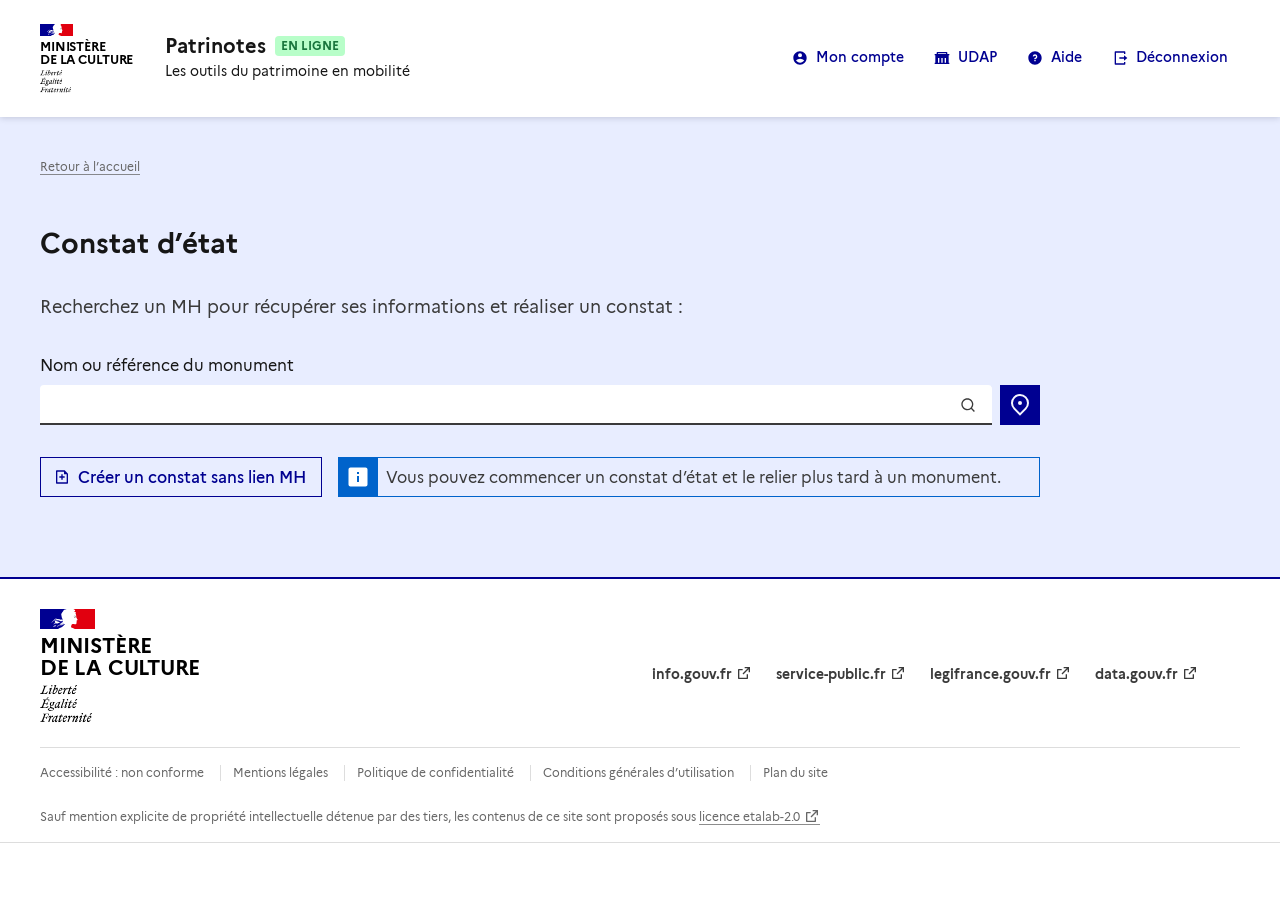
<file: constat.html>
<!DOCTYPE html>
<html lang="fr" data-fr-theme="light">
<head>
  <meta charset="utf-8">
  <meta name="viewport" content="width=device-width, initial-scale=1">
  <title>Constat d’état - Patrinotes - Ministère de la Culture</title>
  <link rel="preload" href="dsfr/fonts/Marianne-Regular.woff2" as="font" type="font/woff2" crossorigin>
  <link rel="stylesheet" href="dsfr/core/core.min.css">
  <link rel="stylesheet" href="dsfr/component/link/link.min.css">
  <link rel="stylesheet" href="dsfr/component/button/button.min.css">
  <link rel="stylesheet" href="dsfr/component/logo/logo.min.css">
  <link rel="stylesheet" href="dsfr/component/badge/badge.min.css">
  <link rel="stylesheet" href="dsfr/component/form/form.min.css">
  <link rel="stylesheet" href="dsfr/component/input/input.min.css">
  <link rel="stylesheet" href="dsfr/component/header/header.min.css">
  <link rel="stylesheet" href="dsfr/component/tile/tile.min.css">
  <link rel="stylesheet" href="dsfr/component/tab/tab.min.css">
  <link rel="stylesheet" href="dsfr/component/footer/footer.min.css">
  <link rel="stylesheet" href="dsfr/component/alert/alert.min.css">
  <link rel="stylesheet" href="dsfr/component/breadcrumb/breadcrumb.min.css">
  <link rel="stylesheet" href="dsfr/component/skiplink/skiplink.min.css">
  <link rel="stylesheet" href="dsfr/utility/icons/icons-map/icons-map.min.css">
  <link rel="stylesheet" href="dsfr/utility/icons/icons-user/icons-user.min.css">
  <link rel="stylesheet" href="dsfr/utility/icons/icons-system/icons-system.min.css">
  <link rel="stylesheet" href="dsfr/utility/icons/icons-document/icons-document.min.css">
  <link rel="stylesheet" href="dsfr/utility/icons/icons-buildings/icons-buildings.min.css">
  <link rel="stylesheet" href="css/patrinotes.css">
</head>
<body>
  <div class="fr-skiplinks">
    <nav class="fr-container" role="navigation" aria-label="Accès rapide">
      <ul class="fr-skiplinks__list">
        <li><a class="fr-link" href="#contenu">Contenu</a></li>
        <li><a class="fr-link" href="#footer">Pied de page</a></li>
      </ul>
    </nav>
  </div>

  <header role="banner" class="fr-header">
    <div class="fr-header__body">
      <div class="fr-container">
        <div class="fr-header__body-row">
          <div class="fr-header__brand fr-enlarge-link">
            <div class="fr-header__brand-top">
              <div class="fr-header__logo">
                <p class="fr-logo">Ministère<br>de la Culture</p>
              </div>
            </div>
            <div class="fr-header__service">
              <a href="index.html" title="Accueil - Patrinotes - Ministère de la Culture">
                <p class="fr-header__service-title">Patrinotes
                  <span class="fr-badge fr-badge--sm fr-badge--success fr-badge--no-icon">En ligne</span>
                </p>
              </a>
              <p class="fr-header__service-tagline">Les outils du patrimoine en mobilité</p>
            </div>
          </div>
          <div class="fr-header__tools">
            <div class="fr-header__tools-links">
              <ul class="fr-btns-group">
                <li><a class="fr-btn fr-icon-account-circle-fill" href="#">Mon compte</a></li>
                <li><a class="fr-btn fr-icon-government-fill" href="#">UDAP</a></li>
                <li><a class="fr-btn fr-icon-question-fill" href="#">Aide</a></li>
                <li><a class="fr-btn fr-icon-logout-box-r-line" href="#">Déconnexion</a></li>
              </ul>
            </div>
          </div>
        </div>
      </div>
    </div>
  </header>

  <main id="contenu" role="main">
    <section class="pn-band pn-band--info fr-pt-3w fr-pb-10w" aria-labelledby="titre-constat">
      <div class="fr-container">
        <nav role="navigation" class="fr-breadcrumb" aria-label="vous êtes ici :">
          <ol class="fr-breadcrumb__list">
            <li><a class="fr-breadcrumb__link" href="index.html">Retour à l’accueil</a></li>
          </ol>
        </nav>
        <h1 id="titre-constat" class="fr-h3 fr-mb-4w">Constat d’état</h1>
        <p class="fr-text--lg fr-mb-4w">Recherchez un MH pour récupérer ses informations et réaliser un constat :</p>

        <div class="fr-grid-row"><div class="fr-col-lg-10">
        <div class="fr-grid-row fr-grid-row--bottom fr-mb-4w">
          <div class="fr-col">
            <div class="pn-combobox">
              <div class="fr-input-group">
                <label class="fr-label" for="monument-search">Nom ou référence du monument</label>
                <div class="fr-input-wrap fr-icon-search-line">
                  <input class="fr-input" type="text" id="monument-search" name="monument" autocomplete="off"
                         role="combobox" aria-autocomplete="list" aria-expanded="false"
                         aria-controls="list-edifices" aria-haspopup="listbox">
                </div>
              </div>
              <div id="monument-popup" class="pn-popup fr-tabs" hidden>
                <ul class="fr-tabs__list" role="tablist" aria-label="Type de monument">
                  <li role="presentation"><button type="button" id="tab-edifices" class="fr-tabs__tab" data-key="edifices" role="tab" aria-selected="true" aria-controls="panel-edifices">Édifices (<span id="count-edifices">0</span>)</button></li>
                  <li role="presentation"><button type="button" id="tab-mobiliers" class="fr-tabs__tab" data-key="mobiliers" role="tab" aria-selected="false" tabindex="-1" aria-controls="panel-mobiliers">Mobiliers (<span id="count-mobiliers">0</span>)</button></li>
                </ul>
                <div id="panel-edifices" class="fr-tabs__panel fr-tabs__panel--selected" role="tabpanel" aria-labelledby="tab-edifices">
                  <ul id="list-edifices" class="pn-list" role="listbox" aria-label="Édifices (base Mérimée)"></ul>
                </div>
                <div id="panel-mobiliers" class="fr-tabs__panel" role="tabpanel" aria-labelledby="tab-mobiliers">
                  <ul id="list-mobiliers" class="pn-list" role="listbox" aria-label="Mobiliers (base Palissy)"></ul>
                </div>
              </div>
              <p id="monument-status" class="fr-sr-only" role="status" aria-live="polite"></p>
            </div>
          </div>
          <div class="fr-ml-1w">
            <!-- Géolocalisation : déjà codée par ailleurs, non reprise dans ce prototype -->
            <button type="button" class="fr-btn fr-icon-map-pin-2-line" title="Rechercher autour de moi">Rechercher autour de moi</button>
          </div>
        </div>

        <div class="fr-grid-row fr-grid-row--middle">
          <div class="fr-col-auto fr-mr-2w">
            <button type="button" class="fr-btn fr-btn--secondary fr-btn--icon-left fr-icon-file-add-line">Créer un constat sans lien MH</button>
          </div>
          <div class="fr-col">
            <div class="fr-alert fr-alert--info fr-alert--sm pn-alert-inline">
              <p>Vous pouvez commencer un constat d’état et le relier plus tard à un monument.</p>
            </div>
          </div>
        </div>
        </div></div>
      </div>
    </section>
  </main>

  <footer class="fr-footer" role="contentinfo" id="footer">
    <div class="fr-container">
      <div class="fr-footer__body">
        <div class="fr-footer__brand fr-enlarge-link">
          <a href="index.html" title="Retour à l’accueil du site - Patrinotes - Ministère de la Culture">
            <p class="fr-logo">Ministère<br>de la Culture</p>
          </a>
        </div>
        <div class="fr-footer__content">
          <ul class="fr-footer__content-list">
            <li class="fr-footer__content-item"><a class="fr-footer__content-link" target="_blank" rel="noopener external" title="info.gouv.fr - nouvelle fenêtre" href="https://info.gouv.fr">info.gouv.fr</a></li>
            <li class="fr-footer__content-item"><a class="fr-footer__content-link" target="_blank" rel="noopener external" title="service-public.fr - nouvelle fenêtre" href="https://service-public.fr">service-public.fr</a></li>
            <li class="fr-footer__content-item"><a class="fr-footer__content-link" target="_blank" rel="noopener external" title="legifrance.gouv.fr - nouvelle fenêtre" href="https://legifrance.gouv.fr">legifrance.gouv.fr</a></li>
            <li class="fr-footer__content-item"><a class="fr-footer__content-link" target="_blank" rel="noopener external" title="data.gouv.fr - nouvelle fenêtre" href="https://data.gouv.fr">data.gouv.fr</a></li>
          </ul>
        </div>
      </div>
      <div class="fr-footer__bottom">
        <ul class="fr-footer__bottom-list">
          <li class="fr-footer__bottom-item"><a class="fr-footer__bottom-link" href="#">Accessibilité : non conforme</a></li>
          <li class="fr-footer__bottom-item"><a class="fr-footer__bottom-link" href="#">Mentions légales</a></li>
          <li class="fr-footer__bottom-item"><a class="fr-footer__bottom-link" href="#">Politique de confidentialité</a></li>
          <li class="fr-footer__bottom-item"><a class="fr-footer__bottom-link" href="#">Conditions générales d’utilisation</a></li>
          <li class="fr-footer__bottom-item"><a class="fr-footer__bottom-link" href="#">Plan du site</a></li>
        </ul>
        <div class="fr-footer__bottom-copy">
          <p>Sauf mention explicite de propriété intellectuelle détenue par des tiers, les contenus de ce site sont proposés sous <a href="https://github.com/etalab/licence-ouverte/blob/master/LO.md" target="_blank" rel="noopener external" title="licence etalab-2.0 - nouvelle fenêtre">licence etalab-2.0</a></p>
        </div>
      </div>
    </div>
  </footer>

  <script src="dsfr/core/core.nomodule.min.js" nomodule></script>
  <script src="js/suggestions-data.js"></script>
  <script src="js/autocomplete.js"></script>
</body>
</html>
</file>
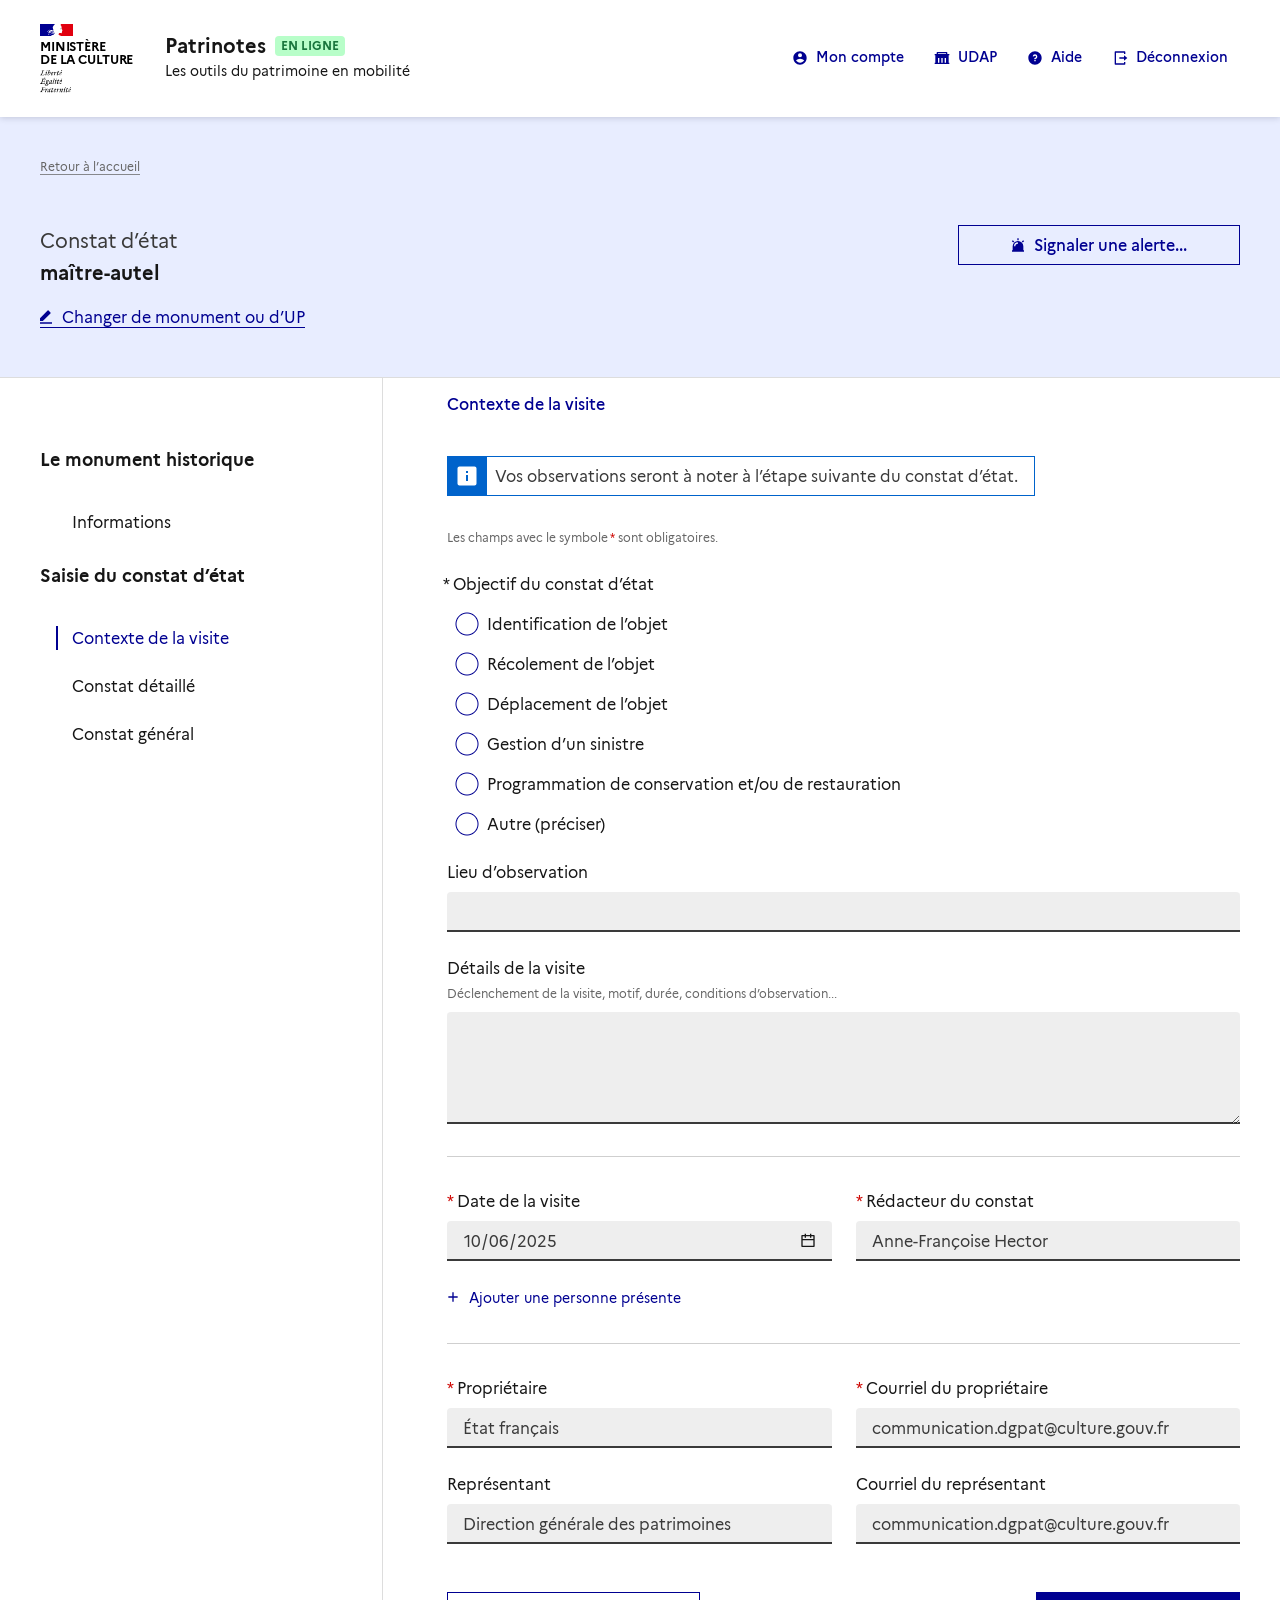
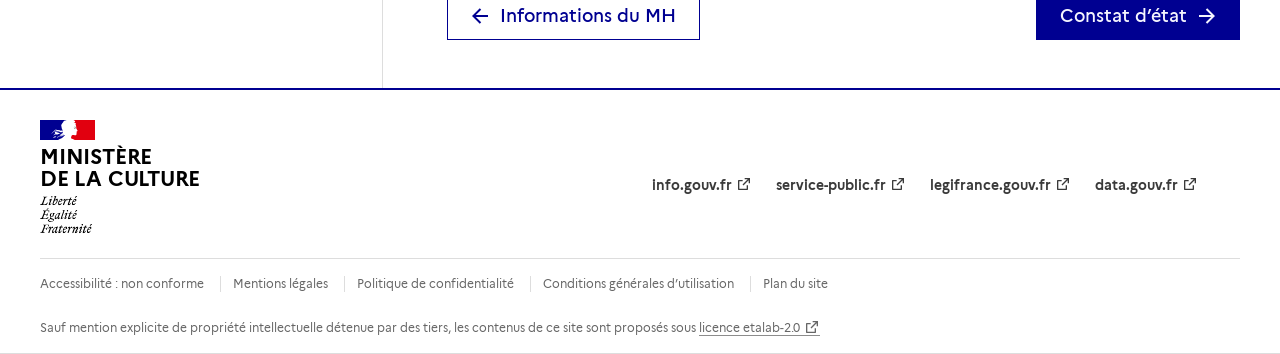
<file: contexte.html>
<!DOCTYPE html>
<html lang="fr" data-fr-theme="light">
<head>
  <meta charset="utf-8">
  <meta name="viewport" content="width=device-width, initial-scale=1">
  <title>Contexte de la visite - maître-autel - Constat d’état - Patrinotes</title>
  <link rel="preload" href="dsfr/fonts/Marianne-Regular.woff2" as="font" type="font/woff2" crossorigin>
  <link rel="stylesheet" href="dsfr/core/core.min.css">
  <link rel="stylesheet" href="dsfr/component/link/link.min.css">
  <link rel="stylesheet" href="dsfr/component/button/button.min.css">
  <link rel="stylesheet" href="dsfr/component/logo/logo.min.css">
  <link rel="stylesheet" href="dsfr/component/badge/badge.min.css">
  <link rel="stylesheet" href="dsfr/component/form/form.min.css">
  <link rel="stylesheet" href="dsfr/component/input/input.min.css">
  <link rel="stylesheet" href="dsfr/component/header/header.min.css">
  <link rel="stylesheet" href="dsfr/component/tile/tile.min.css">
  <link rel="stylesheet" href="dsfr/component/footer/footer.min.css">
  <link rel="stylesheet" href="dsfr/component/alert/alert.min.css">
  <link rel="stylesheet" href="dsfr/component/breadcrumb/breadcrumb.min.css">
  <link rel="stylesheet" href="dsfr/component/modal/modal.min.css">
  <link rel="stylesheet" href="dsfr/component/sidemenu/sidemenu.min.css">
  <link rel="stylesheet" href="dsfr/component/radio/radio.min.css">
  <link rel="stylesheet" href="dsfr/component/toggle/toggle.min.css">
  <link rel="stylesheet" href="dsfr/component/accordion/accordion.min.css">
  <link rel="stylesheet" href="dsfr/component/skiplink/skiplink.min.css">
  <link rel="stylesheet" href="dsfr/utility/icons/icons-map/icons-map.min.css">
  <link rel="stylesheet" href="dsfr/utility/icons/icons-user/icons-user.min.css">
  <link rel="stylesheet" href="dsfr/utility/icons/icons-system/icons-system.min.css">
  <link rel="stylesheet" href="dsfr/utility/icons/icons-document/icons-document.min.css">
  <link rel="stylesheet" href="dsfr/utility/icons/icons-design/icons-design.min.css">
  <link rel="stylesheet" href="dsfr/utility/icons/icons-media/icons-media.min.css">
  <link rel="stylesheet" href="dsfr/utility/icons/icons-arrows/icons-arrows.min.css">
  <link rel="stylesheet" href="dsfr/utility/icons/icons-buildings/icons-buildings.min.css">
  <link rel="stylesheet" href="css/patrinotes.css">
</head>
<body>
  <div class="fr-skiplinks">
    <nav class="fr-container" role="navigation" aria-label="Accès rapide">
      <ul class="fr-skiplinks__list">
        <li><a class="fr-link" href="#contenu">Contenu</a></li>
        <li><a class="fr-link" href="#footer">Pied de page</a></li>
      </ul>
    </nav>
  </div>

  <header role="banner" class="fr-header">
    <div class="fr-header__body">
      <div class="fr-container">
        <div class="fr-header__body-row">
          <div class="fr-header__brand fr-enlarge-link">
            <div class="fr-header__brand-top">
              <div class="fr-header__logo">
                <p class="fr-logo">Ministère<br>de la Culture</p>
              </div>
            </div>
            <div class="fr-header__service">
              <a href="index.html" title="Accueil - Patrinotes - Ministère de la Culture">
                <p class="fr-header__service-title">Patrinotes
                  <span class="fr-badge fr-badge--sm fr-badge--success fr-badge--no-icon">En ligne</span>
                </p>
              </a>
              <p class="fr-header__service-tagline">Les outils du patrimoine en mobilité</p>
            </div>
          </div>
          <div class="fr-header__tools">
            <div class="fr-header__tools-links">
              <ul class="fr-btns-group">
                <li><a class="fr-btn fr-icon-account-circle-fill" href="#">Mon compte</a></li>
                <li><a class="fr-btn fr-icon-government-fill" href="#">UDAP</a></li>
                <li><a class="fr-btn fr-icon-question-fill" href="#">Aide</a></li>
                <li><a class="fr-btn fr-icon-logout-box-r-line" href="#">Déconnexion</a></li>
              </ul>
            </div>
          </div>
        </div>
      </div>
    </div>
  </header>

  <main id="contenu" role="main">
    <section class="pn-band pn-band--info pn-band--bordered fr-pt-3w fr-pb-6w" aria-labelledby="titre-monument">
      <div class="fr-container">
        <nav role="navigation" class="fr-breadcrumb" aria-label="vous êtes ici :">
          <ol class="fr-breadcrumb__list">
            <li><a class="fr-breadcrumb__link" href="index.html">Retour à l’accueil</a></li>
          </ol>
        </nav>
        <div class="fr-grid-row fr-grid-row--gutters">
          <div class="fr-col-lg-9">
            <p class="fr-text--lead fr-mb-0">Constat d’état</p>
            <h1 id="titre-monument" class="fr-text--lead fr-text--bold fr-mb-2w">maître-autel</h1>
            <!-- Non cliquable pour le prototype -->
            <a class="fr-link fr-link--icon-left fr-icon-edit-fill" href="#">Changer de monument ou d’UP</a>
          </div>
          <div class="fr-col-lg-3">
            <button type="button" class="fr-btn fr-btn--secondary fr-btn--icon-left fr-icon-alarm-warning-fill pn-btn-block" data-drawer-open="modal-alerte" aria-haspopup="dialog">Signaler une alerte...</button>
          </div>
        </div>
      </div>
    </section>

    <div class="fr-container">
      <div class="pn-split">
        <div class="pn-split__menu">
          <nav class="fr-sidemenu" role="navigation" aria-label="Menu du constat d’état">
            <div class="fr-sidemenu__inner">
              <ul class="fr-sidemenu__list">
                <li class="fr-sidemenu__item">
                  <p class="fr-sidemenu__title" id="menu-monument-titre">Le monument historique</p>
                  <div>
                    <ul class="fr-sidemenu__list" aria-labelledby="menu-monument-titre">
                      <li class="fr-sidemenu__item"><a class="fr-sidemenu__link" href="monument.html" target="_self">Informations</a></li>
                    </ul>
                  </div>
                </li>
                <li class="fr-sidemenu__item">
                  <p class="fr-sidemenu__title" id="menu-saisie-titre">Saisie du constat d’état</p>
                  <div>
                    <ul class="fr-sidemenu__list" aria-labelledby="menu-saisie-titre">
                      <li class="fr-sidemenu__item fr-sidemenu__item--active"><a class="fr-sidemenu__link" href="contexte.html" target="_self" aria-current="page">Contexte de la visite</a></li>
                      <li class="fr-sidemenu__item"><a class="fr-sidemenu__link" href="constat-detaille.html" target="_self">Constat détaillé</a></li>
                      <li class="fr-sidemenu__item"><a class="fr-sidemenu__link" href="constat-general.html" target="_self">Constat général</a></li>
                    </ul>
                  </div>
                </li>
              </ul>
            </div>
          </nav>
        </div>

        <div class="pn-split__main pn-main-pad">
          <h2 class="pn-section-label">Contexte de la visite</h2>

          <div class="fr-alert fr-alert--info fr-alert--sm pn-alert-inline pn-alert-fixed">
            <p>Vos observations seront à noter à l’étape suivante du constat d’état.</p>
          </div>

          <form class="pn-context-form" action="#" onsubmit="return false" novalidate>
            <p class="fr-hint-text fr-mt-4w fr-mb-3w">Les champs avec le symbole <span class="pn-required" aria-hidden="true">*</span><span class="fr-sr-only">astérisque</span> sont obligatoires.</p>

            <fieldset class="fr-fieldset fr-mb-3w" id="objectif" aria-labelledby="objectif-legend">
              <legend class="fr-fieldset__legend fr-fieldset__legend--regular" id="objectif-legend">* Objectif du constat d’état</legend>
              <div class="fr-fieldset__element"><div class="fr-radio-group"><input type="radio" id="objectif-1" name="objectif" required><label class="fr-label" for="objectif-1">Identification de l’objet</label></div></div>
              <div class="fr-fieldset__element"><div class="fr-radio-group"><input type="radio" id="objectif-2" name="objectif"><label class="fr-label" for="objectif-2">Récolement de l’objet</label></div></div>
              <div class="fr-fieldset__element"><div class="fr-radio-group"><input type="radio" id="objectif-3" name="objectif" aria-controls="groupe-destination"><label class="fr-label" for="objectif-3">Déplacement de l’objet</label></div></div>
              <div class="fr-fieldset__element"><div class="fr-radio-group"><input type="radio" id="objectif-4" name="objectif"><label class="fr-label" for="objectif-4">Gestion d’un sinistre</label></div></div>
              <div class="fr-fieldset__element"><div class="fr-radio-group"><input type="radio" id="objectif-5" name="objectif"><label class="fr-label" for="objectif-5">Programmation de conservation et/ou de restauration</label></div></div>
              <div class="fr-fieldset__element"><div class="fr-radio-group"><input type="radio" id="objectif-6" name="objectif"><label class="fr-label" for="objectif-6">Autre (préciser)</label></div></div>
            </fieldset>

            <div class="fr-input-group fr-mb-3w">
              <label class="fr-label" for="lieu">Lieu d’observation</label>
              <input class="fr-input" type="text" id="lieu" name="lieu">
            </div>

            <div class="fr-input-group fr-mb-3w" id="groupe-destination" hidden>
              <label class="fr-label" for="destination">Destination de l’objet</label>
              <input class="fr-input" type="text" id="destination" name="destination" disabled>
            </div>

            <div class="fr-input-group">
              <label class="fr-label" for="details">Détails de la visite
                <span class="fr-hint-text">Déclenchement de la visite, motif, durée, conditions d’observation...</span>
              </label>
              <textarea class="fr-input" id="details" name="details" rows="4"></textarea>
            </div>

            <hr class="pn-sep">

            <div class="fr-grid-row fr-grid-row--gutters">
              <div class="fr-col-12 fr-col-md-6">
                <div class="fr-input-group">
                  <label class="fr-label" for="date-visite"><span class="pn-required" aria-hidden="true">*</span> Date de la visite</label>
                  <div class="fr-input-wrap fr-icon-calendar-line">
                    <input class="fr-input" type="date" id="date-visite" name="date-visite" value="2025-10-06" required aria-required="true">
                  </div>
                </div>
              </div>
              <div class="fr-col-12 fr-col-md-6">
                <div class="fr-input-group">
                  <label class="fr-label" for="redacteur"><span class="pn-required" aria-hidden="true">*</span> Rédacteur du constat</label>
                  <input class="fr-input" type="text" id="redacteur" name="redacteur" value="Anne-Françoise Hector" required aria-required="true" autocomplete="name">
                </div>
              </div>
            </div>

            <p class="fr-mt-3w fr-mb-0"><button type="button" class="fr-link fr-link--sm fr-icon-add-line fr-link--icon-left">Ajouter une personne présente</button></p>

            <hr class="pn-sep">

            <div class="fr-grid-row fr-grid-row--gutters">
              <div class="fr-col-12 fr-col-md-6">
                <div class="fr-input-group">
                  <label class="fr-label" for="proprietaire"><span class="pn-required" aria-hidden="true">*</span> Propriétaire</label>
                  <input class="fr-input" type="text" id="proprietaire" name="proprietaire" value="État français" required aria-required="true">
                </div>
              </div>
              <div class="fr-col-12 fr-col-md-6">
                <div class="fr-input-group">
                  <label class="fr-label" for="courriel-proprietaire"><span class="pn-required" aria-hidden="true">*</span> Courriel du propriétaire</label>
                  <input class="fr-input" type="email" id="courriel-proprietaire" name="courriel-proprietaire" value="communication.dgpat@culture.gouv.fr" required aria-required="true" autocomplete="email">
                </div>
              </div>
              <div class="fr-col-12 fr-col-md-6">
                <div class="fr-input-group">
                  <label class="fr-label" for="representant">Représentant</label>
                  <input class="fr-input" type="text" id="representant" name="representant" value="Direction générale des patrimoines">
                </div>
              </div>
              <div class="fr-col-12 fr-col-md-6">
                <div class="fr-input-group">
                  <label class="fr-label" for="courriel-representant">Courriel du représentant</label>
                  <input class="fr-input" type="email" id="courriel-representant" name="courriel-representant" value="communication.dgpat@culture.gouv.fr">
                </div>
              </div>
            </div>

            <div class="fr-grid-row fr-grid-row--middle fr-mt-6w pn-actions">
              <div class="fr-col"><a class="fr-btn fr-btn--secondary fr-btn--lg fr-btn--icon-left fr-icon-arrow-left-line" href="monument.html">Informations du MH</a></div>
              <div class="fr-col-auto"><a class="fr-btn fr-btn--lg fr-btn--icon-right fr-icon-arrow-right-line" href="constat-detaille.html">Constat d’état</a></div>
            </div>
          </form>
        </div>
      </div>
    </div>

    <!-- Panneau latéral « Signaler une alerte » : modale DSFR ancrée à droite (CSS patrinotes.css) -->
    <dialog id="modal-alerte" class="fr-modal pn-drawer" aria-labelledby="modal-alerte-title">
      <div class="fr-container fr-container--fluid">
        <div class="fr-modal__body">
          <div class="fr-modal__header">
            <button type="button" class="fr-btn--close fr-btn" data-drawer-close title="Fermer le panneau">Fermer</button>
          </div>
          <div class="fr-modal__content">
            <h1 id="modal-alerte-title" class="fr-modal__title">Signaler une alerte</h1>
            <form onsubmit="return false">
              <fieldset class="fr-fieldset fr-mb-3w" id="alerte-type" aria-labelledby="alerte-type-legend">
                <legend class="fr-fieldset__legend fr-fieldset__legend--regular" id="alerte-type-legend">Problème à signaler</legend>
                <div class="fr-fieldset__element"><div class="fr-radio-group"><input type="radio" id="alerte-absent" name="alerte-type"><label class="fr-label" for="alerte-absent">Objet absent</label></div></div>
                <div class="fr-fieldset__element"><div class="fr-radio-group"><input type="radio" id="alerte-insecurite" name="alerte-type"><label class="fr-label" for="alerte-insecurite">Objet en insécurité</label></div></div>
                <div class="fr-fieldset__element"><div class="fr-radio-group"><input type="radio" id="alerte-degradation" name="alerte-type"><label class="fr-label" for="alerte-degradation">Dégradation importante</label></div></div>
              </fieldset>

              <div class="fr-input-group">
                <div class="fr-grid-row fr-grid-row--middle">
                  <div class="fr-col"><label class="fr-label" for="alerte-commentaires">Commentaires</label></div>
                  <div class="fr-col-auto"><button type="button" class="fr-btn fr-btn--tertiary-no-outline fr-btn--sm fr-btn--icon-left fr-icon-mic-fill">Dicter</button></div>
                </div>
                <textarea class="fr-input" id="alerte-commentaires" name="alerte-commentaires" rows="5"></textarea>
              </div>

              <div class="fr-grid-row fr-grid-row--middle fr-mt-3w">
                <div class="fr-col-auto fr-mr-2w"><button type="button" class="fr-btn fr-btn--secondary fr-btn--icon-left fr-icon-image-add-fill">Ajouter photo</button></div>
                <div class="fr-col"><p class="fr-hint-text fr-mb-0">Taille maximale : 5 Mo. Formats supportés : jpg, png.<br>Plusieurs fichiers possibles</p></div>
              </div>

              <hr class="fr-mt-3w fr-pb-1w">
              <div class="fr-grid-row">
                <div class="fr-col-auto fr-mr-4w"><div class="fr-toggle"><input type="checkbox" class="fr-toggle__input" id="alerte-courriel"><label class="fr-toggle__label" for="alerte-courriel">Alerter par courriel</label></div></div>
                <div class="fr-col-auto"><div class="fr-toggle"><input type="checkbox" class="fr-toggle__input" id="alerte-rapport"><label class="fr-toggle__label" for="alerte-rapport">Afficher dans le rapport</label></div></div>
              </div>
              <p class="fr-text--sm pn-muted fr-mt-1w fr-mb-3w">Service destinataire : CAOA<br>courriel-service@culture.gouv.fr <a class="fr-link fr-link--sm" href="#">modifier</a></p>

              <button type="button" class="fr-btn fr-btn--lg pn-btn-block" data-drawer-close>Valider</button>
            </form>
          </div>
        </div>
      </div>
    </dialog>
  </main>

  <footer class="fr-footer" role="contentinfo" id="footer">
    <div class="fr-container">
      <div class="fr-footer__body">
        <div class="fr-footer__brand fr-enlarge-link">
          <a href="index.html" title="Retour à l’accueil du site - Patrinotes - Ministère de la Culture">
            <p class="fr-logo">Ministère<br>de la Culture</p>
          </a>
        </div>
        <div class="fr-footer__content">
          <ul class="fr-footer__content-list">
            <li class="fr-footer__content-item"><a class="fr-footer__content-link" target="_blank" rel="noopener external" title="info.gouv.fr - nouvelle fenêtre" href="https://info.gouv.fr">info.gouv.fr</a></li>
            <li class="fr-footer__content-item"><a class="fr-footer__content-link" target="_blank" rel="noopener external" title="service-public.fr - nouvelle fenêtre" href="https://service-public.fr">service-public.fr</a></li>
            <li class="fr-footer__content-item"><a class="fr-footer__content-link" target="_blank" rel="noopener external" title="legifrance.gouv.fr - nouvelle fenêtre" href="https://legifrance.gouv.fr">legifrance.gouv.fr</a></li>
            <li class="fr-footer__content-item"><a class="fr-footer__content-link" target="_blank" rel="noopener external" title="data.gouv.fr - nouvelle fenêtre" href="https://data.gouv.fr">data.gouv.fr</a></li>
          </ul>
        </div>
      </div>
      <div class="fr-footer__bottom">
        <ul class="fr-footer__bottom-list">
          <li class="fr-footer__bottom-item"><a class="fr-footer__bottom-link" href="#">Accessibilité : non conforme</a></li>
          <li class="fr-footer__bottom-item"><a class="fr-footer__bottom-link" href="#">Mentions légales</a></li>
          <li class="fr-footer__bottom-item"><a class="fr-footer__bottom-link" href="#">Politique de confidentialité</a></li>
          <li class="fr-footer__bottom-item"><a class="fr-footer__bottom-link" href="#">Conditions générales d’utilisation</a></li>
          <li class="fr-footer__bottom-item"><a class="fr-footer__bottom-link" href="#">Plan du site</a></li>
        </ul>
        <div class="fr-footer__bottom-copy">
          <p>Sauf mention explicite de propriété intellectuelle détenue par des tiers, les contenus de ce site sont proposés sous <a href="https://github.com/etalab/licence-ouverte/blob/master/LO.md" target="_blank" rel="noopener external" title="licence etalab-2.0 - nouvelle fenêtre">licence etalab-2.0</a></p>
        </div>
      </div>
    </div>
  </footer>

  <script src="js/drawer.js"></script>
  <script src="js/contexte.js"></script>
</body>
</html>
</file>
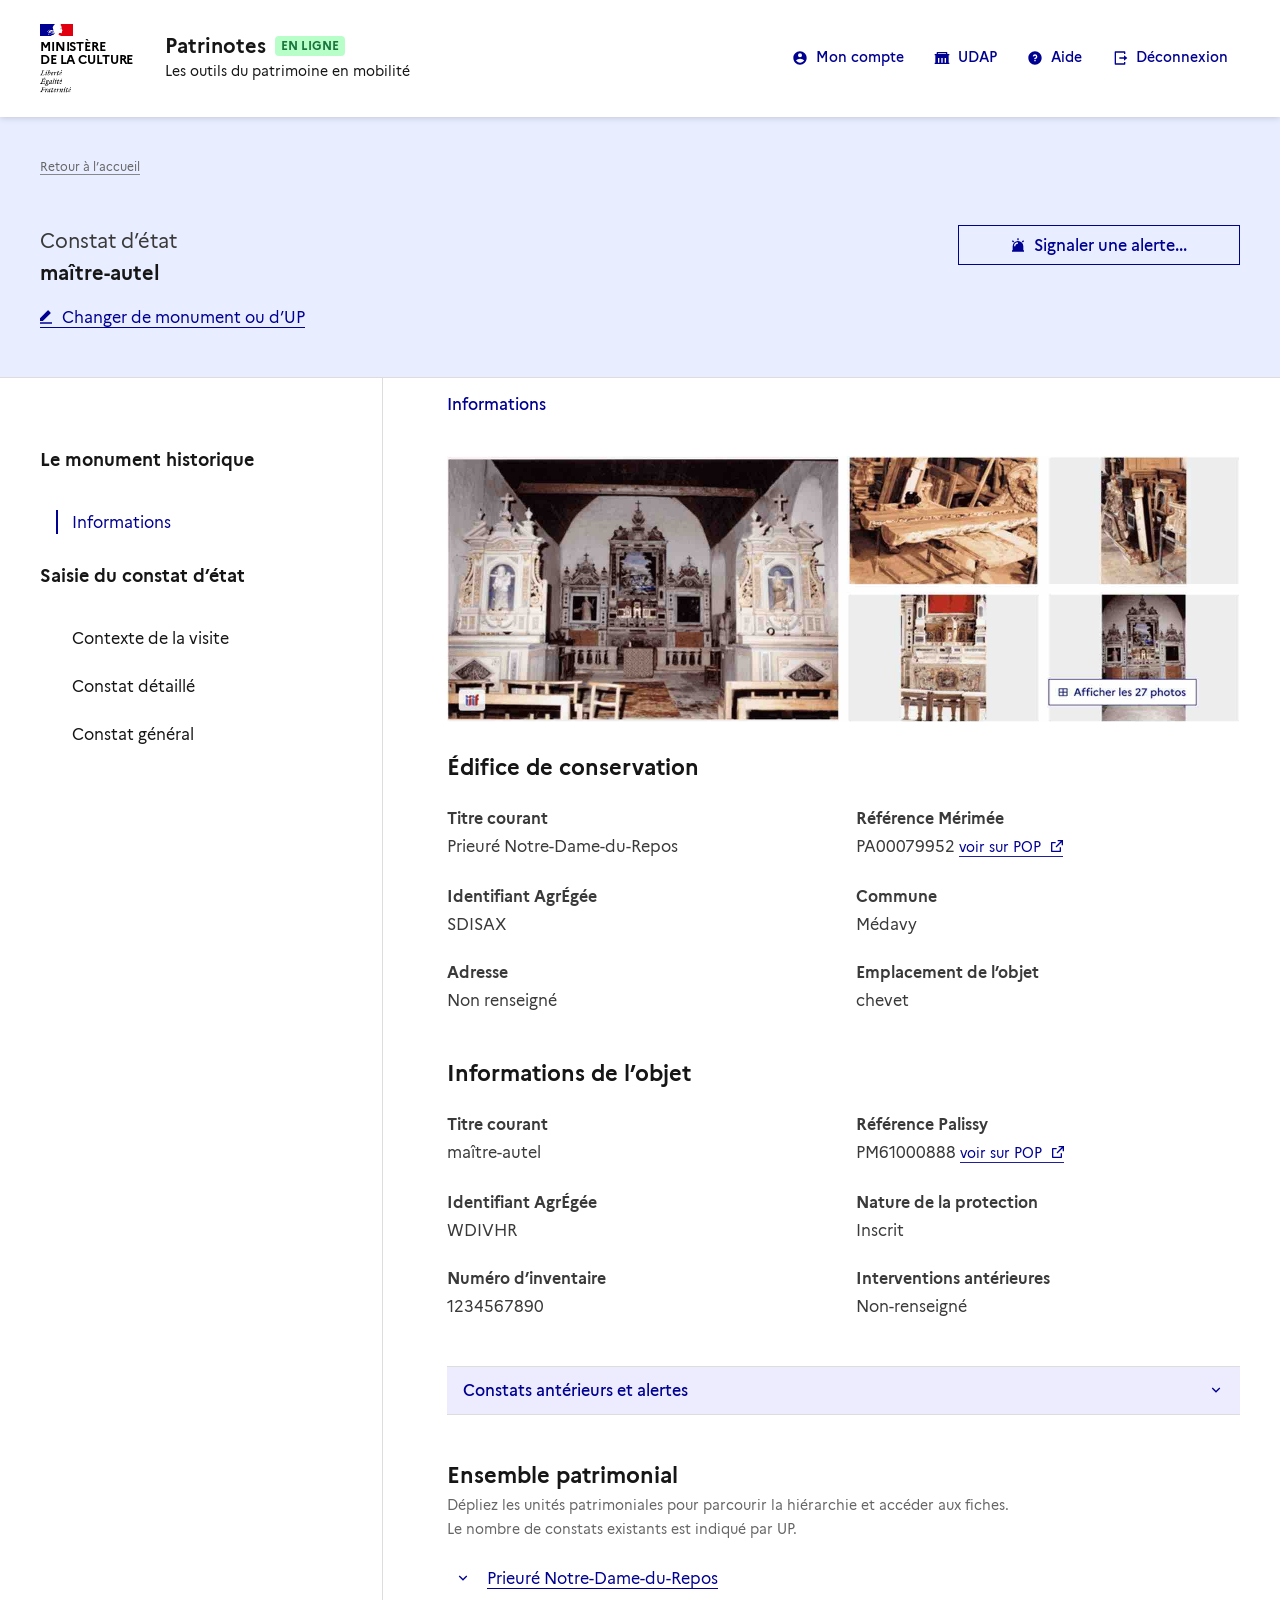
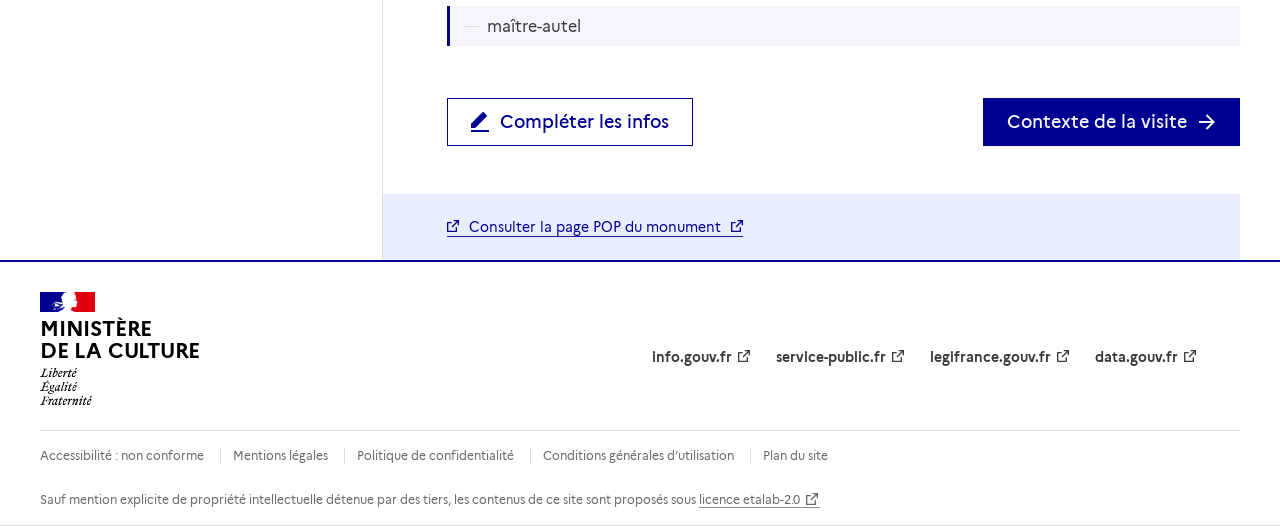
<file: monument.html>
<!DOCTYPE html>
<html lang="fr" data-fr-theme="light">
<head>
  <meta charset="utf-8">
  <meta name="viewport" content="width=device-width, initial-scale=1">
  <title>Informations - maître-autel - Constat d’état - Patrinotes</title>
  <link rel="preload" href="dsfr/fonts/Marianne-Regular.woff2" as="font" type="font/woff2" crossorigin>
  <link rel="stylesheet" href="dsfr/core/core.min.css">
  <link rel="stylesheet" href="dsfr/component/link/link.min.css">
  <link rel="stylesheet" href="dsfr/component/button/button.min.css">
  <link rel="stylesheet" href="dsfr/component/logo/logo.min.css">
  <link rel="stylesheet" href="dsfr/component/badge/badge.min.css">
  <link rel="stylesheet" href="dsfr/component/form/form.min.css">
  <link rel="stylesheet" href="dsfr/component/input/input.min.css">
  <link rel="stylesheet" href="dsfr/component/header/header.min.css">
  <link rel="stylesheet" href="dsfr/component/tile/tile.min.css">
  <link rel="stylesheet" href="dsfr/component/footer/footer.min.css">
  <link rel="stylesheet" href="dsfr/component/alert/alert.min.css">
  <link rel="stylesheet" href="dsfr/component/breadcrumb/breadcrumb.min.css">
  <link rel="stylesheet" href="dsfr/component/modal/modal.min.css">
  <link rel="stylesheet" href="dsfr/component/sidemenu/sidemenu.min.css">
  <link rel="stylesheet" href="dsfr/component/radio/radio.min.css">
  <link rel="stylesheet" href="dsfr/component/toggle/toggle.min.css">
  <link rel="stylesheet" href="dsfr/component/accordion/accordion.min.css">
  <link rel="stylesheet" href="dsfr/component/skiplink/skiplink.min.css">
  <link rel="stylesheet" href="dsfr/utility/icons/icons-map/icons-map.min.css">
  <link rel="stylesheet" href="dsfr/utility/icons/icons-user/icons-user.min.css">
  <link rel="stylesheet" href="dsfr/utility/icons/icons-system/icons-system.min.css">
  <link rel="stylesheet" href="dsfr/utility/icons/icons-document/icons-document.min.css">
  <link rel="stylesheet" href="dsfr/utility/icons/icons-design/icons-design.min.css">
  <link rel="stylesheet" href="dsfr/utility/icons/icons-media/icons-media.min.css">
  <link rel="stylesheet" href="dsfr/utility/icons/icons-arrows/icons-arrows.min.css">
  <link rel="stylesheet" href="dsfr/utility/icons/icons-buildings/icons-buildings.min.css">
  <link rel="stylesheet" href="css/patrinotes.css">
</head>
<body>
  <div class="fr-skiplinks">
    <nav class="fr-container" role="navigation" aria-label="Accès rapide">
      <ul class="fr-skiplinks__list">
        <li><a class="fr-link" href="#contenu">Contenu</a></li>
        <li><a class="fr-link" href="#footer">Pied de page</a></li>
      </ul>
    </nav>
  </div>

  <header role="banner" class="fr-header">
    <div class="fr-header__body">
      <div class="fr-container">
        <div class="fr-header__body-row">
          <div class="fr-header__brand fr-enlarge-link">
            <div class="fr-header__brand-top">
              <div class="fr-header__logo">
                <p class="fr-logo">Ministère<br>de la Culture</p>
              </div>
            </div>
            <div class="fr-header__service">
              <a href="index.html" title="Accueil - Patrinotes - Ministère de la Culture">
                <p class="fr-header__service-title">Patrinotes
                  <span class="fr-badge fr-badge--sm fr-badge--success fr-badge--no-icon">En ligne</span>
                </p>
              </a>
              <p class="fr-header__service-tagline">Les outils du patrimoine en mobilité</p>
            </div>
          </div>
          <div class="fr-header__tools">
            <div class="fr-header__tools-links">
              <ul class="fr-btns-group">
                <li><a class="fr-btn fr-icon-account-circle-fill" href="#">Mon compte</a></li>
                <li><a class="fr-btn fr-icon-government-fill" href="#">UDAP</a></li>
                <li><a class="fr-btn fr-icon-question-fill" href="#">Aide</a></li>
                <li><a class="fr-btn fr-icon-logout-box-r-line" href="#">Déconnexion</a></li>
              </ul>
            </div>
          </div>
        </div>
      </div>
    </div>
  </header>

  <main id="contenu" role="main">
    <section class="pn-band pn-band--info pn-band--bordered fr-pt-3w fr-pb-6w" aria-labelledby="titre-monument">
      <div class="fr-container">
        <nav role="navigation" class="fr-breadcrumb" aria-label="vous êtes ici :">
          <ol class="fr-breadcrumb__list">
            <li><a class="fr-breadcrumb__link" href="index.html">Retour à l’accueil</a></li>
          </ol>
        </nav>
        <div class="fr-grid-row fr-grid-row--gutters">
          <div class="fr-col-lg-9">
            <p class="fr-text--lead fr-mb-0">Constat d’état</p>
            <h1 id="titre-monument" class="fr-text--lead fr-text--bold fr-mb-2w">maître-autel</h1>
            <!-- Non cliquable pour le prototype -->
            <a class="fr-link fr-link--icon-left fr-icon-edit-fill" href="#">Changer de monument ou d’UP</a>
          </div>
          <div class="fr-col-lg-3">
            <button type="button" class="fr-btn fr-btn--secondary fr-btn--icon-left fr-icon-alarm-warning-fill pn-btn-block" data-drawer-open="modal-alerte" aria-haspopup="dialog">Signaler une alerte...</button>
          </div>
        </div>
      </div>
    </section>

    <div class="fr-container">
      <div class="pn-split">
        <div class="pn-split__menu">
          <nav class="fr-sidemenu" role="navigation" aria-label="Menu du constat d’état">
            <div class="fr-sidemenu__inner">
              <ul class="fr-sidemenu__list">
                <li class="fr-sidemenu__item">
                  <p class="fr-sidemenu__title" id="menu-monument-titre">Le monument historique</p>
                  <div>
                    <ul class="fr-sidemenu__list" aria-labelledby="menu-monument-titre">
                      <li class="fr-sidemenu__item fr-sidemenu__item--active"><a class="fr-sidemenu__link" href="monument.html" target="_self" aria-current="page">Informations</a></li>
                    </ul>
                  </div>
                </li>
                <li class="fr-sidemenu__item">
                  <p class="fr-sidemenu__title" id="menu-saisie-titre">Saisie du constat d’état</p>
                  <div>
                    <ul class="fr-sidemenu__list" aria-labelledby="menu-saisie-titre">
                      <li class="fr-sidemenu__item"><a class="fr-sidemenu__link" href="contexte.html" target="_self">Contexte de la visite</a></li>
                      <li class="fr-sidemenu__item"><a class="fr-sidemenu__link" href="constat-detaille.html" target="_self">Constat détaillé</a></li>
                      <li class="fr-sidemenu__item"><a class="fr-sidemenu__link" href="constat-general.html" target="_self">Constat général</a></li>
                    </ul>
                  </div>
                </li>
              </ul>
            </div>
          </nav>
        </div>

        <div class="pn-split__main">
          <div class="pn-page-content">
            <h2 class="pn-section-label">Informations</h2>
            <div>
              <img class="pn-gallery fr-responsive-img" src="img/galerie-photos.jpg" width="793" height="266"
                   alt="Galerie de photos du maître-autel : 5 vignettes, dont une vue de la chapelle avec ses deux retables latéraux. Bouton « Afficher les 27 photos ».">

              <h3 class="fr-h5 fr-mt-4w fr-mb-3w">Édifice de conservation</h3>
              <div class="fr-grid-row fr-grid-row--gutters">
                <div class="fr-col-6"><p class="fr-text--bold fr-mb-1v">Titre courant</p><p class="fr-mb-0">Prieuré Notre-Dame-du-Repos</p></div><div class="fr-col-6"><p class="fr-text--bold fr-mb-1v">Référence Mérimée</p><p class="fr-mb-0">PA00079952 <a class="fr-link fr-link--sm" href="#" target="_blank" rel="noopener external" title="voir sur POP - nouvelle fenêtre">voir sur POP</a></p></div><div class="fr-col-6"><p class="fr-text--bold fr-mb-1v">Identifiant AgrÉgée</p><p class="fr-mb-0">SDISAX</p></div><div class="fr-col-6"><p class="fr-text--bold fr-mb-1v">Commune</p><p class="fr-mb-0">Médavy</p></div><div class="fr-col-6"><p class="fr-text--bold fr-mb-1v">Adresse</p><p class="fr-mb-0">Non renseigné</p></div><div class="fr-col-6"><p class="fr-text--bold fr-mb-1v">Emplacement de l’objet</p><p class="fr-mb-0">chevet</p></div>
              </div>

              <h3 class="fr-h5 fr-mt-6w fr-mb-3w">Informations de l’objet</h3>
              <div class="fr-grid-row fr-grid-row--gutters">
                <div class="fr-col-6"><p class="fr-text--bold fr-mb-1v">Titre courant</p><p class="fr-mb-0">maître-autel</p></div><div class="fr-col-6"><p class="fr-text--bold fr-mb-1v">Référence Palissy</p><p class="fr-mb-0">PM61000888 <a class="fr-link fr-link--sm" href="#" target="_blank" rel="noopener external" title="voir sur POP - nouvelle fenêtre">voir sur POP</a></p></div><div class="fr-col-6"><p class="fr-text--bold fr-mb-1v">Identifiant AgrÉgée</p><p class="fr-mb-0">WDIVHR</p></div><div class="fr-col-6"><p class="fr-text--bold fr-mb-1v">Nature de la protection</p><p class="fr-mb-0">Inscrit</p></div><div class="fr-col-6"><p class="fr-text--bold fr-mb-1v">Numéro d’inventaire</p><p class="fr-mb-0">1234567890</p></div><div class="fr-col-6"><p class="fr-text--bold fr-mb-1v">Interventions antérieures</p><p class="fr-mb-0">Non-renseigné</p></div>
              </div>

              <!-- Accordéon : non interactif dans ce prototype -->
              <section class="fr-accordion pn-accordion-static fr-mt-6w">
                <h3 class="fr-accordion__title"><button type="button" class="fr-accordion__btn" aria-expanded="false" aria-controls="accordeon-constats">Constats antérieurs et alertes</button></h3>
                <div class="fr-collapse" id="accordeon-constats"></div>
              </section>

              <h3 class="fr-h5 fr-mt-6w fr-mb-1v">Ensemble patrimonial</h3>
              <p class="fr-text--sm pn-muted fr-mb-2w">Dépliez les unités patrimoniales pour parcourir la hiérarchie et accéder aux fiches.<br>Le nombre de constats existants est indiqué par UP.</p>
              <ul class="pn-tree">
                <li>
                  <div class="pn-tree__row">
                    <button type="button" class="fr-btn fr-btn--tertiary-no-outline fr-btn--sm fr-icon-arrow-down-s-line" aria-expanded="true" title="Replier la branche">Replier la branche</button>
                    <a class="fr-link" href="#">Prieuré Notre-Dame-du-Repos</a>
                  </div>
                  <ul class="pn-tree__children">
                    <li class="pn-tree__current"><span aria-current="true">maître-autel</span></li>
                  </ul>
                </li>
              </ul>

              <div class="fr-grid-row fr-grid-row--middle fr-grid-row--right pn-actions fr-mt-6w">
                <div class="fr-col"><button type="button" class="fr-btn fr-btn--secondary fr-btn--lg fr-btn--icon-left fr-icon-edit-fill">Compléter les infos</button></div>
                <div class="fr-col-auto"><a class="fr-btn fr-btn--lg fr-btn--icon-right fr-icon-arrow-right-line" href="contexte.html">Contexte de la visite</a></div>
              </div>
            </div>
          </div>
          <div class="pn-pop-band fr-mt-6w">
            <a class="fr-link fr-link--sm fr-icon-external-link-line fr-link--icon-left" href="#" target="_blank" rel="noopener external" title="Consulter la page POP du monument - nouvelle fenêtre">Consulter la page POP du monument</a>
          </div>
        </div>
      </div>
    </div>

    <!-- Panneau latéral « Signaler une alerte » : modale DSFR ancrée à droite (CSS patrinotes.css) -->
    <dialog id="modal-alerte" class="fr-modal pn-drawer" aria-labelledby="modal-alerte-title">
      <div class="fr-container fr-container--fluid">
        <div class="fr-modal__body">
          <div class="fr-modal__header">
            <button type="button" class="fr-btn--close fr-btn" data-drawer-close title="Fermer le panneau">Fermer</button>
          </div>
          <div class="fr-modal__content">
            <h1 id="modal-alerte-title" class="fr-modal__title">Signaler une alerte</h1>
            <form onsubmit="return false">
              <fieldset class="fr-fieldset fr-mb-3w" id="alerte-type" aria-labelledby="alerte-type-legend">
                <legend class="fr-fieldset__legend fr-fieldset__legend--regular" id="alerte-type-legend">Problème à signaler</legend>
                <div class="fr-fieldset__element"><div class="fr-radio-group"><input type="radio" id="alerte-absent" name="alerte-type"><label class="fr-label" for="alerte-absent">Objet absent</label></div></div>
                <div class="fr-fieldset__element"><div class="fr-radio-group"><input type="radio" id="alerte-insecurite" name="alerte-type"><label class="fr-label" for="alerte-insecurite">Objet en insécurité</label></div></div>
                <div class="fr-fieldset__element"><div class="fr-radio-group"><input type="radio" id="alerte-degradation" name="alerte-type"><label class="fr-label" for="alerte-degradation">Dégradation importante</label></div></div>
              </fieldset>

              <div class="fr-input-group">
                <div class="fr-grid-row fr-grid-row--middle">
                  <div class="fr-col"><label class="fr-label" for="alerte-commentaires">Commentaires</label></div>
                  <div class="fr-col-auto"><button type="button" class="fr-btn fr-btn--tertiary-no-outline fr-btn--sm fr-btn--icon-left fr-icon-mic-fill">Dicter</button></div>
                </div>
                <textarea class="fr-input" id="alerte-commentaires" name="alerte-commentaires" rows="5"></textarea>
              </div>

              <div class="fr-grid-row fr-grid-row--middle fr-mt-3w">
                <div class="fr-col-auto fr-mr-2w"><button type="button" class="fr-btn fr-btn--secondary fr-btn--icon-left fr-icon-image-add-fill">Ajouter photo</button></div>
                <div class="fr-col"><p class="fr-hint-text fr-mb-0">Taille maximale : 5 Mo. Formats supportés : jpg, png.<br>Plusieurs fichiers possibles</p></div>
              </div>

              <hr class="fr-mt-3w fr-pb-1w">
              <div class="fr-grid-row">
                <div class="fr-col-auto fr-mr-4w"><div class="fr-toggle"><input type="checkbox" class="fr-toggle__input" id="alerte-courriel"><label class="fr-toggle__label" for="alerte-courriel">Alerter par courriel</label></div></div>
                <div class="fr-col-auto"><div class="fr-toggle"><input type="checkbox" class="fr-toggle__input" id="alerte-rapport"><label class="fr-toggle__label" for="alerte-rapport">Afficher dans le rapport</label></div></div>
              </div>
              <p class="fr-text--sm pn-muted fr-mt-1w fr-mb-3w">Service destinataire : CAOA<br>courriel-service@culture.gouv.fr <a class="fr-link fr-link--sm" href="#">modifier</a></p>

              <button type="button" class="fr-btn fr-btn--lg pn-btn-block" data-drawer-close>Valider</button>
            </form>
          </div>
        </div>
      </div>
    </dialog>
  </main>

  <footer class="fr-footer" role="contentinfo" id="footer">
    <div class="fr-container">
      <div class="fr-footer__body">
        <div class="fr-footer__brand fr-enlarge-link">
          <a href="index.html" title="Retour à l’accueil du site - Patrinotes - Ministère de la Culture">
            <p class="fr-logo">Ministère<br>de la Culture</p>
          </a>
        </div>
        <div class="fr-footer__content">
          <ul class="fr-footer__content-list">
            <li class="fr-footer__content-item"><a class="fr-footer__content-link" target="_blank" rel="noopener external" title="info.gouv.fr - nouvelle fenêtre" href="https://info.gouv.fr">info.gouv.fr</a></li>
            <li class="fr-footer__content-item"><a class="fr-footer__content-link" target="_blank" rel="noopener external" title="service-public.fr - nouvelle fenêtre" href="https://service-public.fr">service-public.fr</a></li>
            <li class="fr-footer__content-item"><a class="fr-footer__content-link" target="_blank" rel="noopener external" title="legifrance.gouv.fr - nouvelle fenêtre" href="https://legifrance.gouv.fr">legifrance.gouv.fr</a></li>
            <li class="fr-footer__content-item"><a class="fr-footer__content-link" target="_blank" rel="noopener external" title="data.gouv.fr - nouvelle fenêtre" href="https://data.gouv.fr">data.gouv.fr</a></li>
          </ul>
        </div>
      </div>
      <div class="fr-footer__bottom">
        <ul class="fr-footer__bottom-list">
          <li class="fr-footer__bottom-item"><a class="fr-footer__bottom-link" href="#">Accessibilité : non conforme</a></li>
          <li class="fr-footer__bottom-item"><a class="fr-footer__bottom-link" href="#">Mentions légales</a></li>
          <li class="fr-footer__bottom-item"><a class="fr-footer__bottom-link" href="#">Politique de confidentialité</a></li>
          <li class="fr-footer__bottom-item"><a class="fr-footer__bottom-link" href="#">Conditions générales d’utilisation</a></li>
          <li class="fr-footer__bottom-item"><a class="fr-footer__bottom-link" href="#">Plan du site</a></li>
        </ul>
        <div class="fr-footer__bottom-copy">
          <p>Sauf mention explicite de propriété intellectuelle détenue par des tiers, les contenus de ce site sont proposés sous <a href="https://github.com/etalab/licence-ouverte/blob/master/LO.md" target="_blank" rel="noopener external" title="licence etalab-2.0 - nouvelle fenêtre">licence etalab-2.0</a></p>
        </div>
      </div>
    </div>
  </footer>

  <script src="js/drawer.js"></script>
</body>
</html>
</file>
<file: css/patrinotes.css>
/* Surcharges minimales — tout le reste vient du DSFR. */
.pn-band--info { background-color: var(--background-contrast-info); }
.pn-hero { background: linear-gradient(112deg, var(--blue-france-975-75) 0%, var(--blue-france-925-125) 100%); }
.pn-hero__illu { display: block; max-width: 100%; height: auto; }
.pn-combobox { position: relative; }
.pn-popup { position: absolute; top: 100%; left: 0; right: -3rem; /* = largeur du champ + bouton pin (588 px) */ z-index: 10; margin-top: 0;
  background: var(--background-raised-grey); box-shadow: var(--overlap-shadow); }
.pn-popup[hidden] { display: none; }
.pn-popup.fr-tabs { overflow: visible; margin-top: 0; padding-top: 0; box-shadow: var(--overlap-shadow); }
.pn-popup .fr-tabs__panel { left: 0; margin-right: 0; padding: 0; }
.pn-popup .fr-tabs__panel:not(.fr-tabs__panel--selected) { display: none; }
.pn-list { list-style: none; margin: 0; padding: .5rem 0; max-height: 32rem; overflow-y: auto; }
.pn-option { display: block; padding: .5rem 1rem; cursor: pointer; color: var(--text-action-high-blue-france); }
.pn-option__title { display: block; }
.pn-option__loc { display: block; margin: .125rem 0 0; }
.pn-combobox .fr-input-group { margin-bottom: 0; }
.pn-option[aria-selected="true"] { background-color: var(--background-default-grey-hover); outline: 2px solid #0a76f6; outline-offset: -2px; }
.pn-empty { padding: .5rem 1rem; color: var(--text-mention-grey); }
.pn-tile-center .fr-tile__content { text-align: center; }
.pn-combobox .fr-input { background-color: var(--background-default-grey); } /* fond blanc (adaptation sur fond coloré) */
.pn-tile-static .fr-tile__title { color: var(--text-title-blue-france); }
.pn-tile-static .fr-tile__title:before { background-image: linear-gradient(0deg, var(--border-active-blue-france), var(--border-active-blue-france)); }
.pn-alert-inline { margin-top: 0; padding-right: .75rem; } /* alerte sans bouton de fermeture, alignée sur le bouton (maquette) */

/* ---- Page monument ---- */
.pn-band--bordered { border-bottom: 1px solid var(--border-default-grey); }
.pn-btn-block { width: 100%; justify-content: center; }
.pn-muted { color: var(--text-mention-grey); }
.pn-split { display: grid; grid-template-columns: 343px minmax(0, 1fr); }
.pn-split__menu { padding: 4.25rem 3.75rem 0 0; border-right: 1px solid var(--border-default-grey); }
.pn-split__main { padding-left: 4rem; min-width: 0; }
.pn-tabs-plain.fr-tabs { box-shadow: none; overflow: visible; margin-top: 0; padding-top: 0; }
.pn-tabs-plain.fr-tabs:before { display: none; }
.pn-tabs-plain .fr-tabs__panel { padding: 1rem 0 0; }
.pn-tabs-plain .fr-tabs__list { padding-left: 0; }
.pn-gallery { display: block; width: 100%; height: auto; }
.pn-tree, .pn-tree__children { list-style: none; margin: 0; padding: 0; }
.pn-tree__row { display: flex; align-items: center; gap: .5rem; min-height: 2.5rem; }
.pn-tree__children { position: relative; margin-top: .5rem; background: var(--background-alt-blue-france); box-shadow: inset 3px 0 0 var(--border-active-blue-france); }
.pn-tree__current { padding: .5rem .75rem .5rem 2.5rem; color: var(--text-default-grey); min-height: 2.5rem; position: relative; }
.pn-tree__current:before { content: ""; position: absolute; left: 1rem; top: 50%; width: 1rem; height: 1px; background: var(--border-default-grey); }
.pn-pop-band { background: var(--background-contrast-info); box-shadow: 100vw 0 0 0 var(--background-contrast-info); clip-path: inset(0 -100vw 0 0); padding: 1.25rem 0 1.25rem 0; margin-left: -4rem; padding-left: 4rem; }
/* Panneau latéral (modale DSFR ancrée à droite, glisse de droite à gauche) */
.pn-drawer > .fr-container { max-width: none; width: 100%; height: 100%; margin: 0; padding: 0; display: flex; justify-content: flex-end; }
.pn-drawer .fr-modal__body { width: 708px; max-width: 100%; height: 100%; max-height: 100%; margin: 0; border-radius: 0; transform: translateX(100%); transition: transform .3s ease; position: relative; }
.pn-drawer.fr-modal--opened .fr-modal__body { transform: none; }
.pn-drawer .fr-modal__header { position: absolute; top: 2.5rem; right: 3rem; z-index: 1; padding: 0; }
.pn-drawer .fr-modal__content { padding: 3rem 3.75rem 2rem; margin: 0; }
.pn-drawer .fr-modal__title { font-size: 1.375rem; line-height: 1.75rem; margin-bottom: 1.5rem; }
@media (prefers-reduced-motion: reduce) { .pn-drawer .fr-modal__body { transition: none; } }
.pn-split__menu .fr-sidemenu__inner { box-shadow: none; padding-right: 0; }
.pn-accordion-static .fr-accordion__btn { background-color: var(--background-contrast-blue-france); }
.pn-tabs-plain .fr-tabs__panel { padding-top: 1.5rem; }
/* <dialog> natif : neutralise les styles par défaut du navigateur */
dialog.pn-drawer { position: fixed; inset: 0; width: 100%; height: 100%; max-width: none; max-height: none; margin: 0; padding: 0; border: 0; background: rgba(22, 22, 22, .64); color: inherit; overflow: hidden; }
dialog.pn-drawer::backdrop { background: transparent; }
.pn-drawer .fr-modal__body { overflow-y: auto; background: var(--background-default-grey); }
dialog.pn-drawer { align-items: stretch; }
.pn-drawer > .fr-container { height: 100%; align-items: stretch; }
.pn-drawer .fr-modal__body { flex: 0 0 708px; max-height: none; height: 100%; }
@media (max-width: 767px) { .pn-drawer .fr-modal__body { flex-basis: 100%; } }
dialog.pn-drawer > .fr-container { align-self: stretch; max-height: none; margin: 0; }
.pn-drawer .fr-toggle__label { white-space: nowrap; }
dialog.pn-drawer { display: block; }
dialog.pn-drawer > .fr-container { height: 100%; }
dialog.pn-drawer::before, dialog.pn-drawer::after { display: none; }
/* Libellé de la rubrique courante (maquette : texte bleu, pas d’onglet) */
.pn-section-label { margin: 0 0 2.5rem; padding-top: .875rem; font-size: 1rem; line-height: 1.5rem; font-weight: 500; color: var(--text-action-high-blue-france); }
/* Extrait de icons-business (DSFR) : seule l’icône calendrier est utilisée (RGESN) */
.fr-icon-calendar-line:after, .fr-icon-calendar-line:before { -webkit-mask-image: url(../dsfr/icons/business/calendar-line.svg); mask-image: url(../dsfr/icons/business/calendar-line.svg); }
/* Page « Contexte de la visite » */
.pn-alert-fixed { max-width: 588px; }
.pn-required { color: var(--text-default-error); }
.pn-sep { margin: 2rem 0 2rem; border: 0; height: 1px; background: var(--background-alt-grey-active); padding: 0; }
.pn-context-form .fr-fieldset { margin-inline: 0; padding: 0; border: 0; }
.pn-context-form .fr-fieldset__legend { padding: 0; margin-bottom: 1rem; }
.pn-context-form .fr-fieldset__element { margin-bottom: 1rem; }
.pn-context-form .fr-fieldset__element:last-child { margin-bottom: 0; }
.pn-context-form .fr-input-group { margin-top: 0; }
.pn-main-pad { padding-bottom: 3rem; }
/* Le <dialog> est masqué par display:none tant qu’il est fermé : on neutralise la visibilité DSFR pour que le focus puisse y entrer immédiatement */
dialog.pn-drawer { visibility: visible; }
dialog.pn-drawer:not([open]) { display: none; }
/* Page « Constat détaillé » : boutons de navigation côte à côte */
.pn-btn-row { display: flex; flex-wrap: wrap; gap: .625rem; }

/* Modales centrées du constat détaillé (<dialog> natif + classes DSFR de la modale) */
dialog.pn-dialog { position: fixed; inset: 0; width: 100%; height: 100%; max-width: none; max-height: none; margin: 0; padding: 0; border: 0; display: block; visibility: visible; background: rgba(22, 22, 22, .64); color: inherit; overflow-y: auto; opacity: 0; transition: opacity .3s ease; }
dialog.pn-dialog:not([open]) { display: none; }
dialog.pn-dialog.fr-modal--opened { opacity: 1; }
dialog.pn-dialog::backdrop { background: transparent; }
dialog.pn-dialog::before, dialog.pn-dialog::after { display: none; }
.pn-dialog > .fr-container { max-width: none; margin: 0; padding: 5rem 1rem 3rem; height: auto; min-height: 100%; display: flex; justify-content: center; align-items: flex-start; pointer-events: none; }
.pn-dialog .fr-modal__body { pointer-events: auto; flex: 0 1 792px; width: 792px; max-width: 100%; max-height: none; height: auto; overflow: visible; margin: 0; background: var(--background-default-grey); }
.pn-dialog .fr-modal__header { padding: 1rem 2rem 0; }
.pn-dialog .fr-modal__content { margin: 0; padding: 0 2rem 2rem; overflow: visible; }
.pn-dialog .fr-modal__title { font-size: 1.375rem; line-height: 1.75rem; margin-bottom: 1.5rem; }
@media (prefers-reduced-motion: reduce) { dialog.pn-dialog { transition: none; } }

/* Altérations : accordéons à plat (maquette), tags, séparateurs, pied de modale */
.pn-accordions { list-style: none; margin: 0; padding: 0; }
.pn-accordions > li { padding: 0; margin: 0; list-style: none; }
.pn-accordions .fr-accordion__title { margin: 0; }
.pn-accordions .fr-collapse--expanded { padding-top: .5rem; padding-bottom: 1.5rem; }
.pn-accordions .fr-tags-group { margin: 0; }
.pn-sep--tight { margin: 1.5rem 0; }
.pn-photo-row { margin-top: 1.5rem; }
.pn-modal-footer { display: flex; justify-content: flex-end; align-items: center; gap: 1.5rem; margin-top: 2.5rem; }
.pn-modal-footer .fr-btn[disabled] { color: var(--text-disabled-grey); }
/* Ajustements d’après maquette (7868:38123 / 7868:39586) */
.pn-dialog .fr-modal__header { padding-bottom: 1.3rem; }
.pn-accordions .fr-collapse { margin: 0; padding-left: 0; padding-right: 0; }
.pn-accordions .fr-collapse--expanded { padding-bottom: 1rem; }
.pn-env-field { margin-bottom: 1.125rem; }

/* Constat général : champ de commentaires sous la préconisation cochée (maquette 7897:26131) */
.pn-preco-comment { margin: 1rem 0 .5rem; }
.pn-preco-comment[hidden] { display: none; }
.pn-preco-comment .fr-btn { margin-top: .5rem; }
#preconisations-legend { display: flex; align-items: center; gap: .25rem; }
.pn-preco-wrap { position: relative; }
.pn-preco-wrap > .fr-tooltip { position: absolute; width: max-content; }
[data-autre][hidden] { display: none; }

/* Tuiles du constat détaillé : barre inférieure bleu France (maquette) */
.pn-tile-center .fr-tile__title:before,
.pn-tile-center .fr-tile__title button:before { background-image: linear-gradient(0deg, var(--border-plain-blue-france), var(--border-plain-blue-france)); }
</file>
<file: dsfr/component/link/link.min.css>
/*!
 * DSFR v1.15.4 | SPDX-License-Identifier: Etalab-2.0 | License-Filename: LICENSE.md | restricted use (see terms and conditions)
 */.fr-link{--text-spacing:0;--title-spacing:0;color:var(--text-action-high-blue-france);display:inline;font-size:1rem;line-height:1.5rem;padding:0}.fr-link[target=_blank]{max-height:none;max-width:100%;overflow:initial}.fr-link[target=_blank]:after{--icon-size:1rem;content:"";margin-left:.5rem;margin-right:-.125rem}.fr-link--icon-left[class*=" fr-fi-"],.fr-link--icon-left[class*=" fr-icon-"],.fr-link--icon-left[class^=fr-fi-],.fr-link--icon-left[class^=fr-icon-]{max-height:none;max-width:100%;overflow:initial}.fr-link--icon-left[class*=" fr-fi-"]:before,.fr-link--icon-left[class*=" fr-icon-"]:before,.fr-link--icon-left[class^=fr-fi-]:before,.fr-link--icon-left[class^=fr-icon-]:before{--icon-size:1rem;margin-left:-.125rem;margin-right:.5rem}.fr-link--icon-right[class*=" fr-fi-"],.fr-link--icon-right[class*=" fr-icon-"],.fr-link--icon-right[class^=fr-fi-],.fr-link--icon-right[class^=fr-icon-]{max-height:none;max-width:100%;overflow:initial}.fr-link--icon-right[class*=" fr-fi-"]:after,.fr-link--icon-right[class*=" fr-icon-"]:after,.fr-link--icon-right[class^=fr-fi-]:after,.fr-link--icon-right[class^=fr-icon-]:after{--icon-size:1rem;content:"";margin-left:.5rem;margin-right:-.125rem}.fr-link--icon-right[class*=" fr-fi-"]:before,.fr-link--icon-right[class*=" fr-icon-"]:before,.fr-link--icon-right[class^=fr-fi-]:before,.fr-link--icon-right[class^=fr-icon-]:before,.fr-link[class*=" fr-fi-"]:not([class*=fr-link--icon-]):before,.fr-link[class*=" fr-icon-"]:not([class*=fr-link--icon-]):before,.fr-link[class^=fr-fi-]:not([class*=fr-link--icon-]):before,.fr-link[class^=fr-icon-]:not([class*=fr-link--icon-]):before{content:none}.fr-link--xs{font-size:.75rem;line-height:1.25rem;padding:0}.fr-link--xs[target=_blank]{max-height:none;max-width:100%;overflow:initial}.fr-link--xs[target=_blank]:after{--icon-size:0.75rem;content:"";margin-left:.5rem;margin-right:-.09375rem}.fr-link--xs.fr-link--icon-left[class*=" fr-fi-"],.fr-link--xs.fr-link--icon-left[class*=" fr-icon-"],.fr-link--xs.fr-link--icon-left[class^=fr-fi-],.fr-link--xs.fr-link--icon-left[class^=fr-icon-]{max-height:none;max-width:100%;overflow:initial}.fr-link--xs.fr-link--icon-left[class*=" fr-fi-"]:before,.fr-link--xs.fr-link--icon-left[class*=" fr-icon-"]:before,.fr-link--xs.fr-link--icon-left[class^=fr-fi-]:before,.fr-link--xs.fr-link--icon-left[class^=fr-icon-]:before{--icon-size:0.75rem;margin-left:-.09375rem;margin-right:.5rem}.fr-link--xs.fr-link--icon-right[class*=" fr-fi-"],.fr-link--xs.fr-link--icon-right[class*=" fr-icon-"],.fr-link--xs.fr-link--icon-right[class^=fr-fi-],.fr-link--xs.fr-link--icon-right[class^=fr-icon-]{max-height:none;max-width:100%;overflow:initial}.fr-link--xs.fr-link--icon-right[class*=" fr-fi-"]:after,.fr-link--xs.fr-link--icon-right[class*=" fr-icon-"]:after,.fr-link--xs.fr-link--icon-right[class^=fr-fi-]:after,.fr-link--xs.fr-link--icon-right[class^=fr-icon-]:after{--icon-size:0.75rem;content:"";margin-left:.5rem;margin-right:-.09375rem}.fr-link--xs.fr-link--icon-right[class*=" fr-fi-"]:before,.fr-link--xs.fr-link--icon-right[class*=" fr-icon-"]:before,.fr-link--xs.fr-link--icon-right[class^=fr-fi-]:before,.fr-link--xs.fr-link--icon-right[class^=fr-icon-]:before,.fr-link--xs[class*=" fr-fi-"]:not([class*=fr-link--icon-]):before,.fr-link--xs[class*=" fr-icon-"]:not([class*=fr-link--icon-]):before,.fr-link--xs[class^=fr-fi-]:not([class*=fr-link--icon-]):before,.fr-link--xs[class^=fr-icon-]:not([class*=fr-link--icon-]):before{content:none}.fr-link--sm{font-size:.875rem;line-height:1.5rem;padding:0}.fr-link--sm[target=_blank]{max-height:none;max-width:100%;overflow:initial}.fr-link--sm[target=_blank]:after{--icon-size:1rem;content:"";margin-left:.5rem;margin-right:-.125rem}.fr-link--sm.fr-link--icon-left[class*=" fr-fi-"],.fr-link--sm.fr-link--icon-left[class*=" fr-icon-"],.fr-link--sm.fr-link--icon-left[class^=fr-fi-],.fr-link--sm.fr-link--icon-left[class^=fr-icon-]{max-height:none;max-width:100%;overflow:initial}.fr-link--sm.fr-link--icon-left[class*=" fr-fi-"]:before,.fr-link--sm.fr-link--icon-left[class*=" fr-icon-"]:before,.fr-link--sm.fr-link--icon-left[class^=fr-fi-]:before,.fr-link--sm.fr-link--icon-left[class^=fr-icon-]:before{--icon-size:1rem;margin-left:-.125rem;margin-right:.5rem}.fr-link--sm.fr-link--icon-right[class*=" fr-fi-"],.fr-link--sm.fr-link--icon-right[class*=" fr-icon-"],.fr-link--sm.fr-link--icon-right[class^=fr-fi-],.fr-link--sm.fr-link--icon-right[class^=fr-icon-]{max-height:none;max-width:100%;overflow:initial}.fr-link--sm.fr-link--icon-right[class*=" fr-fi-"]:after,.fr-link--sm.fr-link--icon-right[class*=" fr-icon-"]:after,.fr-link--sm.fr-link--icon-right[class^=fr-fi-]:after,.fr-link--sm.fr-link--icon-right[class^=fr-icon-]:after{--icon-size:1rem;content:"";margin-left:.5rem;margin-right:-.125rem}.fr-link--sm.fr-link--icon-right[class*=" fr-fi-"]:before,.fr-link--sm.fr-link--icon-right[class*=" fr-icon-"]:before,.fr-link--sm.fr-link--icon-right[class^=fr-fi-]:before,.fr-link--sm.fr-link--icon-right[class^=fr-icon-]:before,.fr-link--sm[class*=" fr-fi-"]:not([class*=fr-link--icon-]):before,.fr-link--sm[class*=" fr-icon-"]:not([class*=fr-link--icon-]):before,.fr-link--sm[class^=fr-fi-]:not([class*=fr-link--icon-]):before,.fr-link--sm[class^=fr-icon-]:not([class*=fr-link--icon-]):before{content:none}.fr-link--lg{font-size:1.125rem;line-height:1.75rem;padding:0}.fr-link--lg[target=_blank]{max-height:none;max-width:100%;overflow:initial}.fr-link--lg[target=_blank]:after{--icon-size:1.5rem;content:"";margin-left:.5rem;margin-right:-.1875rem}.fr-link--lg.fr-link--icon-left[class*=" fr-fi-"],.fr-link--lg.fr-link--icon-left[class*=" fr-icon-"],.fr-link--lg.fr-link--icon-left[class^=fr-fi-],.fr-link--lg.fr-link--icon-left[class^=fr-icon-]{max-height:none;max-width:100%;overflow:initial}.fr-link--lg.fr-link--icon-left[class*=" fr-fi-"]:before,.fr-link--lg.fr-link--icon-left[class*=" fr-icon-"]:before,.fr-link--lg.fr-link--icon-left[class^=fr-fi-]:before,.fr-link--lg.fr-link--icon-left[class^=fr-icon-]:before{--icon-size:1.5rem;margin-left:-.1875rem;margin-right:.5rem}.fr-link--lg.fr-link--icon-right[class*=" fr-fi-"],.fr-link--lg.fr-link--icon-right[class*=" fr-icon-"],.fr-link--lg.fr-link--icon-right[class^=fr-fi-],.fr-link--lg.fr-link--icon-right[class^=fr-icon-]{max-height:none;max-width:100%;overflow:initial}.fr-link--lg.fr-link--icon-right[class*=" fr-fi-"]:after,.fr-link--lg.fr-link--icon-right[class*=" fr-icon-"]:after,.fr-link--lg.fr-link--icon-right[class^=fr-fi-]:after,.fr-link--lg.fr-link--icon-right[class^=fr-icon-]:after{--icon-size:1.5rem;content:"";margin-left:.5rem;margin-right:-.1875rem}.fr-link--lg.fr-link--icon-right[class*=" fr-fi-"]:before,.fr-link--lg.fr-link--icon-right[class*=" fr-icon-"]:before,.fr-link--lg.fr-link--icon-right[class^=fr-fi-]:before,.fr-link--lg.fr-link--icon-right[class^=fr-icon-]:before,.fr-link--lg[class*=" fr-fi-"]:not([class*=fr-link--icon-]):before,.fr-link--lg[class*=" fr-icon-"]:not([class*=fr-link--icon-]):before,.fr-link--lg[class^=fr-fi-]:not([class*=fr-link--icon-]):before,.fr-link--lg[class^=fr-icon-]:not([class*=fr-link--icon-]):before{content:none}button.fr-link{text-align:left}.fr-link--download,.fr-links-group--download .fr-link{font-size:1rem;line-height:1.5rem;max-height:none;max-width:100%;overflow:initial;padding:0;position:relative}.fr-link--download:after,.fr-links-group--download .fr-link:after{--icon-size:1rem;background-color:currentColor;content:"";display:inline-block;flex:0 0 auto;height:var(--icon-size);margin-bottom:1.75rem;margin-left:.5rem;margin-right:-.125rem;-webkit-mask-image:url(../../icons/system/download-line.svg);mask-image:url(../../icons/system/download-line.svg);-webkit-mask-size:100% 100%;mask-size:100% 100%;vertical-align:calc((.75em - var(--icon-size))*.5);vertical-align:calc((.75rem - var(--icon-size))*.5 - 1.75rem);width:var(--icon-size)}.fr-link--download:before,.fr-links-group--download .fr-link:before{content:none}.fr-link--download .fr-link__detail,.fr-links-group--download .fr-link .fr-link__detail{cursor:text;font-size:.75rem;font-weight:400;left:0;line-height:1.25rem;margin-top:1.75rem;pointer-events:none;position:absolute;white-space:nowrap}.fr-link--download .fr-link__detail abbr,.fr-links-group--download .fr-link .fr-link__detail abbr{text-decoration:none}.fr-links-group--download{--ul-type:disc;--ol-type:decimal;--ul-start:1rem;--ol-start:1.5rem;--xl-block:0.5rem;--li-bottom:0.25rem;--xl-base:1em;--ol-content:counters(li-counter,".") ".\00a0\00a0"}.fr-links-group--download>li{display:block}.fr-links-group .fr-link--download,.fr-links-group--download .fr-link{margin-bottom:2.5rem}.fr-links-group{--li-bottom:0.5rem}.fr-links-group--inline{--ul-type:none;--ol-type:none;--ul-start:0;--ol-start:0;--xl-block:0;--li-bottom:0;--ol-content:none;display:inline;margin:0 -.5rem}.fr-links-group--inline>li{display:inline;line-height:2.75rem}.fr-links-group--inline .fr-link{margin:0 .5rem 1rem}.fr-links-group--sm .fr-link{font-size:.875rem;line-height:1.5rem;padding:0}.fr-links-group--sm .fr-link:after,.fr-links-group--sm .fr-link:before{--icon-size:1rem}.fr-links-group--sm .fr-link:not(.fr-link--download){vertical-align:top}.fr-links-group--lg .fr-link{font-size:1.125rem;line-height:1.75rem;padding:0}.fr-links-group--lg .fr-link:after,.fr-links-group--lg .fr-link:before{--icon-size:1.5rem}.fr-links-group__title{font-size:1.375rem;font-weight:700;line-height:1.75rem;margin:var(--title-spacing)}.fr-links-group--bordered{box-shadow:inset 0 0 0 1px var(--border-default-grey);padding:1.5rem 1.5rem .5rem}.fr-link--close{--hover:inherit;--active:inherit;align-items:center;background-color:transparent;color:var(--text-action-high-blue-france);display:flex;flex-direction:row;font-size:.875rem;line-height:1.5rem;margin-left:auto;margin-right:-1rem;max-height:none;max-width:100%;min-height:2rem;overflow:initial;padding:.25rem .75rem}.fr-link--close:after{--icon-size:1rem;background-color:currentColor;content:"";display:inline-block;flex:0 0 auto;height:var(--icon-size);margin-left:.5rem;margin-right:-.125rem;-webkit-mask-image:url(../../icons/system/close-line.svg);mask-image:url(../../icons/system/close-line.svg);-webkit-mask-size:100% 100%;mask-size:100% 100%;vertical-align:calc((.75em - var(--icon-size))*.5);width:var(--icon-size)}.fr-link--close:before{content:none}.fr-link.fr-link--icon-left.fr-fi-theme-fill{font-size:1rem;line-height:1.5rem;max-height:none;max-width:100%;min-height:2.5rem;overflow:initial;padding:.5rem 1rem}.fr-link.fr-link--icon-left.fr-fi-theme-fill:before{--icon-size:1rem;margin-left:-.125rem;margin-right:.5rem}.fr-link__detail{color:var(--text-mention-grey)}.fr-links-group li::marker{color:var(--text-action-high-blue-france)}.fr-link--close:disabled,a.fr-link--close:not([href]){--hover:inherit;--active:inherit;background-color:transparent;color:var(--text-disabled-grey)}@media (min-width:36em){
  /*! media sm */
  /*! media sm */}@media (min-width:48em){
  /*! media md */.fr-links-group .fr-link--download,.fr-links-group--download .fr-link{margin-bottom:3rem}.fr-links-group__title{font-size:1.5rem;line-height:2rem}.fr-links-group--bordered{padding:2rem 2rem .5rem}
  /*! media md */}@media (min-width:62em){
  /*! media lg */
  /*! media lg */}@media (min-width:78em){
  /*! media xl */
  /*! media xl */}@media (forced-colors:active){a.fr-link{text-decoration:underline;text-underline-offset:5px}a.fr-link:not([href]):after,a.fr-link:not([href]):before{background-color:graytext}.fr-link--download:after,.fr-links-group--download .fr-link:after{background-color:linktext;forced-color-adjust:none}.fr-link--download .fr-link__detail,.fr-links-group--download .fr-link .fr-link__detail{color:canvastext}.fr-link--download:not([href]) .fr-link__detail,.fr-links-group--download .fr-link:not([href]) .fr-link__detail{color:graytext}.fr-link--close:after{background-color:buttontext;forced-color-adjust:none}}@media screen and (-ms-high-contrast:active),screen and (-ms-high-contrast:none){.fr-link{background-image:none;color:#000091;text-decoration:underline}.fr-link--sm:before,.fr-link:before{height:1rem;width:1rem}.fr-link--lg:before,.fr-link--sm:before,.fr-link:before{background-color:transparent;background-repeat:no-repeat;background-size:100%}.fr-link--lg:before{height:1.5rem;width:1.5rem}ul{list-style-type:disc}ol{list-style-type:decimal}ol,ul{margin-bottom:.5rem;margin-top:.5rem;padding-left:1rem}ol.fr-links-group--inline,ul.fr-links-group--inline{list-style-type:none}ol.fr-links-group--inline,ul.fr-links-group--inline{margin-bottom:0;margin-top:0;padding-left:0}.fr-link__detail{color:#666}.fr-links-group li::marker{color:#000091}.fr-links-group--bordered{box-shadow:inset 0 0 0 1px #ddd}.fr-link--close{background-color:transparent;color:#000091}.fr-link--close:hover{background-color:rgba(0,0,0,.05)}.fr-link--close:active{background-color:rgba(0,0,0,.1)}.fr-link--close:disabled,a.fr-link--close:not([href]){background-color:transparent;color:#929292}.fr-link--close:disabled:hover,a.fr-link--close:not([href]):hover{background-color:rgba(0,0,0,.05)}.fr-link--close:disabled:active,a.fr-link--close:not([href]):active{background-color:rgba(0,0,0,.1)}}@media print{.fr-link:after,.fr-link:before{-webkit-print-color-adjust:exact;print-color-adjust:exact}}
</file>
<file: dsfr/component/button/button.min.css>
/*!
 * DSFR v1.15.4 | SPDX-License-Identifier: Etalab-2.0 | License-Filename: LICENSE.md | restricted use (see terms and conditions)
 */.fr-btn{--text-spacing:0;--title-spacing:0;--underline-img:none;--hover-tint:var(--hover);--idle:transparent;--hover:var(--background-action-high-blue-france-hover);--active:var(--background-action-high-blue-france-active);align-items:center;background-color:var(--background-action-high-blue-france);color:var(--text-inverted-blue-france);display:inline-flex;flex-direction:row;font-size:1rem;font-weight:500;line-height:1.5rem;min-height:2.5rem;padding:.5rem 1rem;width:-moz-fit-content;width:fit-content}.fr-btn:after,.fr-btn:before{display:block}.fr-btn[target=_blank]{max-height:none;max-width:100%;overflow:initial}.fr-btn[target=_blank]:after{--icon-size:1rem;content:"";margin-left:.5rem;margin-right:-.125rem}.fr-btn--align-on-content{margin-left:-1rem;margin-right:-1rem}.fr-btn[class*=" fr-fi-"]:not([class*=fr-btn--icon-]),.fr-btn[class*=" fr-icon-"]:not([class*=fr-btn--icon-]),.fr-btn[class^=fr-fi-]:not([class*=fr-btn--icon-]),.fr-btn[class^=fr-icon-]:not([class*=fr-btn--icon-]){max-height:2.5rem;max-width:2.5rem;overflow:hidden;padding-left:.5rem;padding-right:.5rem;white-space:nowrap}.fr-btn[class*=" fr-fi-"]:not([class*=fr-btn--icon-]):before,.fr-btn[class*=" fr-icon-"]:not([class*=fr-btn--icon-]):before,.fr-btn[class^=fr-fi-]:not([class*=fr-btn--icon-]):before,.fr-btn[class^=fr-icon-]:not([class*=fr-btn--icon-]):before{--icon-size:1.5rem;margin-left:0;margin-right:.5rem}.fr-btn--align-on-content[class*=" fr-fi-"]:not([class*=fr-btn--icon-]),.fr-btn--align-on-content[class*=" fr-icon-"]:not([class*=fr-btn--icon-]),.fr-btn--align-on-content[class^=fr-fi-]:not([class*=fr-btn--icon-]),.fr-btn--align-on-content[class^=fr-icon-]:not([class*=fr-btn--icon-]){margin-left:-.5rem;margin-right:-.5rem}.fr-btn--icon-left[class*=" fr-fi-"],.fr-btn--icon-left[class*=" fr-icon-"],.fr-btn--icon-left[class^=fr-fi-],.fr-btn--icon-left[class^=fr-icon-]{max-height:none;max-width:100%;overflow:initial}.fr-btn--icon-left[class*=" fr-fi-"]:before,.fr-btn--icon-left[class*=" fr-icon-"]:before,.fr-btn--icon-left[class^=fr-fi-]:before,.fr-btn--icon-left[class^=fr-icon-]:before{--icon-size:1rem;margin-left:-.125rem;margin-right:.5rem}.fr-btn--align-on-content.fr-btn--icon-left[class*=" fr-fi-"],.fr-btn--align-on-content.fr-btn--icon-left[class*=" fr-icon-"],.fr-btn--align-on-content.fr-btn--icon-left[class^=fr-fi-],.fr-btn--align-on-content.fr-btn--icon-left[class^=fr-icon-]{margin-left:-.875rem;margin-right:-1rem}.fr-btn--icon-right[class*=" fr-fi-"],.fr-btn--icon-right[class*=" fr-icon-"],.fr-btn--icon-right[class^=fr-fi-],.fr-btn--icon-right[class^=fr-icon-]{max-height:none;max-width:100%;overflow:initial}.fr-btn--icon-right[class*=" fr-fi-"]:after,.fr-btn--icon-right[class*=" fr-icon-"]:after,.fr-btn--icon-right[class^=fr-fi-]:after,.fr-btn--icon-right[class^=fr-icon-]:after{--icon-size:1rem;content:"";margin-left:.5rem;margin-right:-.125rem}.fr-btn--icon-right[class*=" fr-fi-"]:before,.fr-btn--icon-right[class*=" fr-icon-"]:before,.fr-btn--icon-right[class^=fr-fi-]:before,.fr-btn--icon-right[class^=fr-icon-]:before{content:none}.fr-btn--align-on-content.fr-btn--icon-right[class*=" fr-fi-"],.fr-btn--align-on-content.fr-btn--icon-right[class*=" fr-icon-"],.fr-btn--align-on-content.fr-btn--icon-right[class^=fr-fi-],.fr-btn--align-on-content.fr-btn--icon-right[class^=fr-icon-]{margin-left:-1rem;margin-right:-.875rem}.fr-btn--sm{font-size:.875rem;line-height:1.5rem;min-height:2rem;padding:.25rem .75rem}.fr-btn--sm[target=_blank]{max-height:none;max-width:100%;overflow:initial}.fr-btn--sm[target=_blank]:after{--icon-size:1rem;content:"";margin-left:.5rem;margin-right:-.125rem}.fr-btn--sm.fr-btn--align-on-content{margin-left:-.75rem;margin-right:-.75rem}.fr-btn--sm[class*=" fr-fi-"]:not([class*=fr-btn--icon-]),.fr-btn--sm[class*=" fr-icon-"]:not([class*=fr-btn--icon-]),.fr-btn--sm[class^=fr-fi-]:not([class*=fr-btn--icon-]),.fr-btn--sm[class^=fr-icon-]:not([class*=fr-btn--icon-]){max-height:2rem;max-width:2rem;overflow:hidden;padding-left:.5rem;padding-right:.5rem;white-space:nowrap}.fr-btn--sm[class*=" fr-fi-"]:not([class*=fr-btn--icon-]):before,.fr-btn--sm[class*=" fr-icon-"]:not([class*=fr-btn--icon-]):before,.fr-btn--sm[class^=fr-fi-]:not([class*=fr-btn--icon-]):before,.fr-btn--sm[class^=fr-icon-]:not([class*=fr-btn--icon-]):before{--icon-size:1rem;margin-left:0;margin-right:.5rem}.fr-btn--sm.fr-btn--align-on-content[class*=" fr-fi-"]:not([class*=fr-btn--icon-]),.fr-btn--sm.fr-btn--align-on-content[class*=" fr-icon-"]:not([class*=fr-btn--icon-]),.fr-btn--sm.fr-btn--align-on-content[class^=fr-fi-]:not([class*=fr-btn--icon-]),.fr-btn--sm.fr-btn--align-on-content[class^=fr-icon-]:not([class*=fr-btn--icon-]){margin-left:-.5rem;margin-right:-.5rem}.fr-btn--sm.fr-btn--icon-left[class*=" fr-fi-"],.fr-btn--sm.fr-btn--icon-left[class*=" fr-icon-"],.fr-btn--sm.fr-btn--icon-left[class^=fr-fi-],.fr-btn--sm.fr-btn--icon-left[class^=fr-icon-]{max-height:none;max-width:100%;overflow:initial}.fr-btn--sm.fr-btn--icon-left[class*=" fr-fi-"]:before,.fr-btn--sm.fr-btn--icon-left[class*=" fr-icon-"]:before,.fr-btn--sm.fr-btn--icon-left[class^=fr-fi-]:before,.fr-btn--sm.fr-btn--icon-left[class^=fr-icon-]:before{--icon-size:1rem;margin-left:-.125rem;margin-right:.5rem}.fr-btn--sm.fr-btn--align-on-content.fr-btn--icon-left[class*=" fr-fi-"],.fr-btn--sm.fr-btn--align-on-content.fr-btn--icon-left[class*=" fr-icon-"],.fr-btn--sm.fr-btn--align-on-content.fr-btn--icon-left[class^=fr-fi-],.fr-btn--sm.fr-btn--align-on-content.fr-btn--icon-left[class^=fr-icon-]{margin-left:-.625rem;margin-right:-.75rem}.fr-btn--sm.fr-btn--icon-right[class*=" fr-fi-"],.fr-btn--sm.fr-btn--icon-right[class*=" fr-icon-"],.fr-btn--sm.fr-btn--icon-right[class^=fr-fi-],.fr-btn--sm.fr-btn--icon-right[class^=fr-icon-]{max-height:none;max-width:100%;overflow:initial}.fr-btn--sm.fr-btn--icon-right[class*=" fr-fi-"]:after,.fr-btn--sm.fr-btn--icon-right[class*=" fr-icon-"]:after,.fr-btn--sm.fr-btn--icon-right[class^=fr-fi-]:after,.fr-btn--sm.fr-btn--icon-right[class^=fr-icon-]:after{--icon-size:1rem;content:"";margin-left:.5rem;margin-right:-.125rem}.fr-btn--sm.fr-btn--icon-right[class*=" fr-fi-"]:before,.fr-btn--sm.fr-btn--icon-right[class*=" fr-icon-"]:before,.fr-btn--sm.fr-btn--icon-right[class^=fr-fi-]:before,.fr-btn--sm.fr-btn--icon-right[class^=fr-icon-]:before{content:none}.fr-btn--sm.fr-btn--align-on-content.fr-btn--icon-right[class*=" fr-fi-"],.fr-btn--sm.fr-btn--align-on-content.fr-btn--icon-right[class*=" fr-icon-"],.fr-btn--sm.fr-btn--align-on-content.fr-btn--icon-right[class^=fr-fi-],.fr-btn--sm.fr-btn--align-on-content.fr-btn--icon-right[class^=fr-icon-]{margin-left:-.75rem;margin-right:-.625rem}.fr-btn--lg{font-size:1.125rem;line-height:1.75rem;min-height:3rem;padding:.5rem 1.5rem}.fr-btn--lg[target=_blank]{max-height:none;max-width:100%;overflow:initial}.fr-btn--lg[target=_blank]:after{--icon-size:1.5rem;content:"";margin-left:.5rem;margin-right:-.1875rem}.fr-btn--lg.fr-btn--align-on-content{margin-left:-1.5rem;margin-right:-1.5rem}.fr-btn--lg[class*=" fr-fi-"]:not([class*=fr-btn--icon-]),.fr-btn--lg[class*=" fr-icon-"]:not([class*=fr-btn--icon-]),.fr-btn--lg[class^=fr-fi-]:not([class*=fr-btn--icon-]),.fr-btn--lg[class^=fr-icon-]:not([class*=fr-btn--icon-]){max-height:3rem;max-width:3rem;overflow:hidden;padding-left:.5rem;padding-right:.5rem;white-space:nowrap}.fr-btn--lg[class*=" fr-fi-"]:not([class*=fr-btn--icon-]):before,.fr-btn--lg[class*=" fr-icon-"]:not([class*=fr-btn--icon-]):before,.fr-btn--lg[class^=fr-fi-]:not([class*=fr-btn--icon-]):before,.fr-btn--lg[class^=fr-icon-]:not([class*=fr-btn--icon-]):before{--icon-size:2rem;margin-left:0;margin-right:.5rem}.fr-btn--lg.fr-btn--align-on-content[class*=" fr-fi-"]:not([class*=fr-btn--icon-]),.fr-btn--lg.fr-btn--align-on-content[class*=" fr-icon-"]:not([class*=fr-btn--icon-]),.fr-btn--lg.fr-btn--align-on-content[class^=fr-fi-]:not([class*=fr-btn--icon-]),.fr-btn--lg.fr-btn--align-on-content[class^=fr-icon-]:not([class*=fr-btn--icon-]){margin-left:-.5rem;margin-right:-.5rem}.fr-btn--lg.fr-btn--icon-left[class*=" fr-fi-"],.fr-btn--lg.fr-btn--icon-left[class*=" fr-icon-"],.fr-btn--lg.fr-btn--icon-left[class^=fr-fi-],.fr-btn--lg.fr-btn--icon-left[class^=fr-icon-]{max-height:none;max-width:100%;overflow:initial}.fr-btn--lg.fr-btn--icon-left[class*=" fr-fi-"]:before,.fr-btn--lg.fr-btn--icon-left[class*=" fr-icon-"]:before,.fr-btn--lg.fr-btn--icon-left[class^=fr-fi-]:before,.fr-btn--lg.fr-btn--icon-left[class^=fr-icon-]:before{--icon-size:1.5rem;margin-left:-.1875rem;margin-right:.5rem}.fr-btn--lg.fr-btn--align-on-content.fr-btn--icon-left[class*=" fr-fi-"],.fr-btn--lg.fr-btn--align-on-content.fr-btn--icon-left[class*=" fr-icon-"],.fr-btn--lg.fr-btn--align-on-content.fr-btn--icon-left[class^=fr-fi-],.fr-btn--lg.fr-btn--align-on-content.fr-btn--icon-left[class^=fr-icon-]{margin-left:-1.3125rem;margin-right:-1.5rem}.fr-btn--lg.fr-btn--icon-right[class*=" fr-fi-"],.fr-btn--lg.fr-btn--icon-right[class*=" fr-icon-"],.fr-btn--lg.fr-btn--icon-right[class^=fr-fi-],.fr-btn--lg.fr-btn--icon-right[class^=fr-icon-]{max-height:none;max-width:100%;overflow:initial}.fr-btn--lg.fr-btn--icon-right[class*=" fr-fi-"]:after,.fr-btn--lg.fr-btn--icon-right[class*=" fr-icon-"]:after,.fr-btn--lg.fr-btn--icon-right[class^=fr-fi-]:after,.fr-btn--lg.fr-btn--icon-right[class^=fr-icon-]:after{--icon-size:1.5rem;content:"";margin-left:.5rem;margin-right:-.1875rem}.fr-btn--lg.fr-btn--icon-right[class*=" fr-fi-"]:before,.fr-btn--lg.fr-btn--icon-right[class*=" fr-icon-"]:before,.fr-btn--lg.fr-btn--icon-right[class^=fr-fi-]:before,.fr-btn--lg.fr-btn--icon-right[class^=fr-icon-]:before{content:none}.fr-btn--lg.fr-btn--align-on-content.fr-btn--icon-right[class*=" fr-fi-"],.fr-btn--lg.fr-btn--align-on-content.fr-btn--icon-right[class*=" fr-icon-"],.fr-btn--lg.fr-btn--align-on-content.fr-btn--icon-right[class^=fr-fi-],.fr-btn--lg.fr-btn--align-on-content.fr-btn--icon-right[class^=fr-icon-]{margin-left:-1.5rem;margin-right:-1.3125rem}.fr-btns-group{--ul-type:none;--ol-type:none;--ul-start:0;--ol-start:0;--xl-block:0;--li-bottom:0;--ol-content:none;align-items:stretch;display:flex;flex-wrap:wrap;margin-left:-.5rem;margin-right:-.5rem}.fr-btns-group>div,.fr-btns-group>li{max-width:100%;width:100%}.fr-btns-group .fr-btn{justify-content:center;margin:0 .5rem 1rem;width:calc(100% - 1rem)}.fr-btns-group--inline .fr-btn{margin-left:.5rem;margin-right:.5rem;max-width:100%;width:auto}.fr-btns-group--inline>li{display:inline-flex;max-width:100%;width:auto}.fr-btns-group--inline.fr-btns-group--right.fr-btns-group--inline-reverse{flex-direction:row-reverse;justify-content:flex-start}.fr-btns-group--left,.fr-btns-group--left li{justify-content:flex-start;text-align:left}.fr-btns-group--right,.fr-btns-group--right li{justify-content:flex-end;text-align:right}.fr-btns-group--center,.fr-btns-group--center li{justify-content:center;text-align:center}.fr-btns-group--between,.fr-btns-group--between li{justify-content:space-between;text-align:center}.fr-btns-group--equisized{--equisized-width:auto}.fr-btns-group--equisized .fr-btn{justify-content:center;width:var(--equisized-width)}.fr-btns-group--sm .fr-btn:not([class^=fr-icon-]):not([class*=" fr-icon-"]):not([class^=fr-fi-]):not([class*=" fr-fi-"]){font-size:.875rem;line-height:1.5rem;min-height:2rem;padding:.25rem .75rem}.fr-btns-group--sm:not([class^=fr-btns-group--icon-]):not([class*=" fr-btns-group--icon-"]) .fr-btn[class*=" fr-fi-"],.fr-btns-group--sm:not([class^=fr-btns-group--icon-]):not([class*=" fr-btns-group--icon-"]) .fr-btn[class*=" fr-icon-"],.fr-btns-group--sm:not([class^=fr-btns-group--icon-]):not([class*=" fr-btns-group--icon-"]) .fr-btn[class^=fr-fi-],.fr-btns-group--sm:not([class^=fr-btns-group--icon-]):not([class*=" fr-btns-group--icon-"]) .fr-btn[class^=fr-icon-]{font-size:.875rem;justify-content:flex-start;line-height:1.5rem;max-height:2rem;max-width:2rem;min-height:2rem;overflow:hidden;padding:.25rem .5rem;white-space:nowrap}.fr-btns-group--sm:not([class^=fr-btns-group--icon-]):not([class*=" fr-btns-group--icon-"]) .fr-btn[class*=" fr-fi-"]:before,.fr-btns-group--sm:not([class^=fr-btns-group--icon-]):not([class*=" fr-btns-group--icon-"]) .fr-btn[class*=" fr-icon-"]:before,.fr-btns-group--sm:not([class^=fr-btns-group--icon-]):not([class*=" fr-btns-group--icon-"]) .fr-btn[class^=fr-fi-]:before,.fr-btns-group--sm:not([class^=fr-btns-group--icon-]):not([class*=" fr-btns-group--icon-"]) .fr-btn[class^=fr-icon-]:before{--icon-size:1rem;margin-left:0;margin-right:.5rem}.fr-btns-group--sm.fr-btns-group--icon-left .fr-btn[class*=" fr-fi-"],.fr-btns-group--sm.fr-btns-group--icon-left .fr-btn[class*=" fr-icon-"],.fr-btns-group--sm.fr-btns-group--icon-left .fr-btn[class^=fr-fi-],.fr-btns-group--sm.fr-btns-group--icon-left .fr-btn[class^=fr-icon-]{font-size:.875rem;line-height:1.5rem;max-height:none;max-width:100%;min-height:2rem;overflow:initial;padding:.25rem .75rem}.fr-btns-group--sm.fr-btns-group--icon-left .fr-btn[class*=" fr-fi-"]:before,.fr-btns-group--sm.fr-btns-group--icon-left .fr-btn[class*=" fr-icon-"]:before,.fr-btns-group--sm.fr-btns-group--icon-left .fr-btn[class^=fr-fi-]:before,.fr-btns-group--sm.fr-btns-group--icon-left .fr-btn[class^=fr-icon-]:before{--icon-size:1rem;margin-left:-.125rem;margin-right:.5rem}.fr-btns-group--sm.fr-btns-group--icon-right .fr-btn[class*=" fr-fi-"],.fr-btns-group--sm.fr-btns-group--icon-right .fr-btn[class*=" fr-icon-"],.fr-btns-group--sm.fr-btns-group--icon-right .fr-btn[class^=fr-fi-],.fr-btns-group--sm.fr-btns-group--icon-right .fr-btn[class^=fr-icon-]{font-size:.875rem;line-height:1.5rem;max-height:none;max-width:100%;min-height:2rem;overflow:initial;padding:.25rem .75rem}.fr-btns-group--sm.fr-btns-group--icon-right .fr-btn[class*=" fr-fi-"]:after,.fr-btns-group--sm.fr-btns-group--icon-right .fr-btn[class*=" fr-icon-"]:after,.fr-btns-group--sm.fr-btns-group--icon-right .fr-btn[class^=fr-fi-]:after,.fr-btns-group--sm.fr-btns-group--icon-right .fr-btn[class^=fr-icon-]:after{--icon-size:1rem;content:"";margin-left:.5rem;margin-right:-.125rem}.fr-btns-group--sm.fr-btns-group--icon-right .fr-btn[class*=" fr-fi-"]:before,.fr-btns-group--sm.fr-btns-group--icon-right .fr-btn[class*=" fr-icon-"]:before,.fr-btns-group--sm.fr-btns-group--icon-right .fr-btn[class^=fr-fi-]:before,.fr-btns-group--sm.fr-btns-group--icon-right .fr-btn[class^=fr-icon-]:before{content:none}.fr-btns-group:not(.fr-btns-group--sm):not(.fr-btns-group--lg) .fr-btn:not([class^=fr-icon-]):not([class*=" fr-icon-"]):not([class^=fr-fi-]):not([class*=" fr-fi-"]){font-size:1rem;line-height:1.5rem;min-height:2.5rem;padding:.5rem 1rem}.fr-btns-group:not(.fr-btns-group--sm):not(.fr-btns-group--lg):not([class^=fr-btns-group--icon-]):not([class*=" fr-btns-group--icon-"]) .fr-btn[class*=" fr-fi-"],.fr-btns-group:not(.fr-btns-group--sm):not(.fr-btns-group--lg):not([class^=fr-btns-group--icon-]):not([class*=" fr-btns-group--icon-"]) .fr-btn[class*=" fr-icon-"],.fr-btns-group:not(.fr-btns-group--sm):not(.fr-btns-group--lg):not([class^=fr-btns-group--icon-]):not([class*=" fr-btns-group--icon-"]) .fr-btn[class^=fr-fi-],.fr-btns-group:not(.fr-btns-group--sm):not(.fr-btns-group--lg):not([class^=fr-btns-group--icon-]):not([class*=" fr-btns-group--icon-"]) .fr-btn[class^=fr-icon-]{font-size:1rem;justify-content:flex-start;line-height:1.5rem;max-height:2.5rem;max-width:2.5rem;min-height:2.5rem;overflow:hidden;padding:.5rem;white-space:nowrap}.fr-btns-group:not(.fr-btns-group--sm):not(.fr-btns-group--lg):not([class^=fr-btns-group--icon-]):not([class*=" fr-btns-group--icon-"]) .fr-btn[class*=" fr-fi-"]:before,.fr-btns-group:not(.fr-btns-group--sm):not(.fr-btns-group--lg):not([class^=fr-btns-group--icon-]):not([class*=" fr-btns-group--icon-"]) .fr-btn[class*=" fr-icon-"]:before,.fr-btns-group:not(.fr-btns-group--sm):not(.fr-btns-group--lg):not([class^=fr-btns-group--icon-]):not([class*=" fr-btns-group--icon-"]) .fr-btn[class^=fr-fi-]:before,.fr-btns-group:not(.fr-btns-group--sm):not(.fr-btns-group--lg):not([class^=fr-btns-group--icon-]):not([class*=" fr-btns-group--icon-"]) .fr-btn[class^=fr-icon-]:before{--icon-size:1.5rem;margin-left:0;margin-right:.5rem}.fr-btns-group:not(.fr-btns-group--sm):not(.fr-btns-group--lg).fr-btns-group--icon-left .fr-btn[class*=" fr-fi-"],.fr-btns-group:not(.fr-btns-group--sm):not(.fr-btns-group--lg).fr-btns-group--icon-left .fr-btn[class*=" fr-icon-"],.fr-btns-group:not(.fr-btns-group--sm):not(.fr-btns-group--lg).fr-btns-group--icon-left .fr-btn[class^=fr-fi-],.fr-btns-group:not(.fr-btns-group--sm):not(.fr-btns-group--lg).fr-btns-group--icon-left .fr-btn[class^=fr-icon-]{font-size:1rem;line-height:1.5rem;max-height:none;max-width:100%;min-height:2.5rem;overflow:initial;padding:.5rem 1rem}.fr-btns-group:not(.fr-btns-group--sm):not(.fr-btns-group--lg).fr-btns-group--icon-left .fr-btn[class*=" fr-fi-"]:before,.fr-btns-group:not(.fr-btns-group--sm):not(.fr-btns-group--lg).fr-btns-group--icon-left .fr-btn[class*=" fr-icon-"]:before,.fr-btns-group:not(.fr-btns-group--sm):not(.fr-btns-group--lg).fr-btns-group--icon-left .fr-btn[class^=fr-fi-]:before,.fr-btns-group:not(.fr-btns-group--sm):not(.fr-btns-group--lg).fr-btns-group--icon-left .fr-btn[class^=fr-icon-]:before{--icon-size:1rem;margin-left:-.125rem;margin-right:.5rem}.fr-btns-group:not(.fr-btns-group--sm):not(.fr-btns-group--lg).fr-btns-group--icon-right .fr-btn[class*=" fr-fi-"],.fr-btns-group:not(.fr-btns-group--sm):not(.fr-btns-group--lg).fr-btns-group--icon-right .fr-btn[class*=" fr-icon-"],.fr-btns-group:not(.fr-btns-group--sm):not(.fr-btns-group--lg).fr-btns-group--icon-right .fr-btn[class^=fr-fi-],.fr-btns-group:not(.fr-btns-group--sm):not(.fr-btns-group--lg).fr-btns-group--icon-right .fr-btn[class^=fr-icon-]{font-size:1rem;line-height:1.5rem;max-height:none;max-width:100%;min-height:2.5rem;overflow:initial;padding:.5rem 1rem}.fr-btns-group:not(.fr-btns-group--sm):not(.fr-btns-group--lg).fr-btns-group--icon-right .fr-btn[class*=" fr-fi-"]:after,.fr-btns-group:not(.fr-btns-group--sm):not(.fr-btns-group--lg).fr-btns-group--icon-right .fr-btn[class*=" fr-icon-"]:after,.fr-btns-group:not(.fr-btns-group--sm):not(.fr-btns-group--lg).fr-btns-group--icon-right .fr-btn[class^=fr-fi-]:after,.fr-btns-group:not(.fr-btns-group--sm):not(.fr-btns-group--lg).fr-btns-group--icon-right .fr-btn[class^=fr-icon-]:after{--icon-size:1rem;content:"";margin-left:.5rem;margin-right:-.125rem}.fr-btns-group:not(.fr-btns-group--sm):not(.fr-btns-group--lg).fr-btns-group--icon-right .fr-btn[class*=" fr-fi-"]:before,.fr-btns-group:not(.fr-btns-group--sm):not(.fr-btns-group--lg).fr-btns-group--icon-right .fr-btn[class*=" fr-icon-"]:before,.fr-btns-group:not(.fr-btns-group--sm):not(.fr-btns-group--lg).fr-btns-group--icon-right .fr-btn[class^=fr-fi-]:before,.fr-btns-group:not(.fr-btns-group--sm):not(.fr-btns-group--lg).fr-btns-group--icon-right .fr-btn[class^=fr-icon-]:before{content:none}.fr-btns-group--lg .fr-btn:not([class^=fr-icon-]):not([class*=" fr-icon-"]):not([class^=fr-fi-]):not([class*=" fr-fi-"]){font-size:1.125rem;line-height:1.75rem;min-height:3rem;padding:.5rem 1.5rem}.fr-btns-group--lg:not([class^=fr-btns-group--icon-]):not([class*=" fr-btns-group--icon-"]) .fr-btn[class*=" fr-fi-"],.fr-btns-group--lg:not([class^=fr-btns-group--icon-]):not([class*=" fr-btns-group--icon-"]) .fr-btn[class*=" fr-icon-"],.fr-btns-group--lg:not([class^=fr-btns-group--icon-]):not([class*=" fr-btns-group--icon-"]) .fr-btn[class^=fr-fi-],.fr-btns-group--lg:not([class^=fr-btns-group--icon-]):not([class*=" fr-btns-group--icon-"]) .fr-btn[class^=fr-icon-]{font-size:1.125rem;justify-content:flex-start;line-height:1.75rem;max-height:3rem;max-width:3rem;min-height:3rem;overflow:hidden;padding:.5rem;white-space:nowrap}.fr-btns-group--lg:not([class^=fr-btns-group--icon-]):not([class*=" fr-btns-group--icon-"]) .fr-btn[class*=" fr-fi-"]:before,.fr-btns-group--lg:not([class^=fr-btns-group--icon-]):not([class*=" fr-btns-group--icon-"]) .fr-btn[class*=" fr-icon-"]:before,.fr-btns-group--lg:not([class^=fr-btns-group--icon-]):not([class*=" fr-btns-group--icon-"]) .fr-btn[class^=fr-fi-]:before,.fr-btns-group--lg:not([class^=fr-btns-group--icon-]):not([class*=" fr-btns-group--icon-"]) .fr-btn[class^=fr-icon-]:before{--icon-size:2rem;margin-left:0;margin-right:.5rem}.fr-btns-group--lg.fr-btns-group--icon-left .fr-btn[class*=" fr-fi-"],.fr-btns-group--lg.fr-btns-group--icon-left .fr-btn[class*=" fr-icon-"],.fr-btns-group--lg.fr-btns-group--icon-left .fr-btn[class^=fr-fi-],.fr-btns-group--lg.fr-btns-group--icon-left .fr-btn[class^=fr-icon-]{font-size:1.125rem;line-height:1.75rem;max-height:none;max-width:100%;min-height:3rem;overflow:initial;padding:.5rem 1.5rem}.fr-btns-group--lg.fr-btns-group--icon-left .fr-btn[class*=" fr-fi-"]:before,.fr-btns-group--lg.fr-btns-group--icon-left .fr-btn[class*=" fr-icon-"]:before,.fr-btns-group--lg.fr-btns-group--icon-left .fr-btn[class^=fr-fi-]:before,.fr-btns-group--lg.fr-btns-group--icon-left .fr-btn[class^=fr-icon-]:before{--icon-size:1.5rem;margin-left:-.1875rem;margin-right:.5rem}.fr-btns-group--lg.fr-btns-group--icon-right .fr-btn[class*=" fr-fi-"],.fr-btns-group--lg.fr-btns-group--icon-right .fr-btn[class*=" fr-icon-"],.fr-btns-group--lg.fr-btns-group--icon-right .fr-btn[class^=fr-fi-],.fr-btns-group--lg.fr-btns-group--icon-right .fr-btn[class^=fr-icon-]{font-size:1.125rem;line-height:1.75rem;max-height:none;max-width:100%;min-height:3rem;overflow:initial;padding:.5rem 1.5rem}.fr-btns-group--lg.fr-btns-group--icon-right .fr-btn[class*=" fr-fi-"]:after,.fr-btns-group--lg.fr-btns-group--icon-right .fr-btn[class*=" fr-icon-"]:after,.fr-btns-group--lg.fr-btns-group--icon-right .fr-btn[class^=fr-fi-]:after,.fr-btns-group--lg.fr-btns-group--icon-right .fr-btn[class^=fr-icon-]:after{--icon-size:1.5rem;content:"";margin-left:.5rem;margin-right:-.1875rem}.fr-btns-group--lg.fr-btns-group--icon-right .fr-btn[class*=" fr-fi-"]:before,.fr-btns-group--lg.fr-btns-group--icon-right .fr-btn[class*=" fr-icon-"]:before,.fr-btns-group--lg.fr-btns-group--icon-right .fr-btn[class^=fr-fi-]:before,.fr-btns-group--lg.fr-btns-group--icon-right .fr-btn[class^=fr-icon-]:before{content:none}.fr-fieldset__element>.fr-btns-group{margin-bottom:-1rem}.fr-btn--close{display:flex;font-size:.875rem;line-height:1.5rem;margin-left:auto;max-height:none;max-width:100%;min-height:2rem;overflow:initial;padding:.25rem .75rem}.fr-btn--close:after{--icon-size:1rem;background-color:currentColor;content:"";display:inline-block;flex:0 0 auto;height:var(--icon-size);margin-left:.5rem;margin-right:-.125rem;-webkit-mask-image:url(../../icons/system/close-line.svg);mask-image:url(../../icons/system/close-line.svg);-webkit-mask-size:100% 100%;mask-size:100% 100%;vertical-align:calc((.75em - var(--icon-size))*.5);width:var(--icon-size)}.fr-btn--close:before{content:none}.fr-btn--tooltip{font-size:.875rem;line-height:1.5rem;max-height:2rem;max-width:2rem;min-height:2rem;overflow:hidden;padding:.25rem .5rem;white-space:nowrap}.fr-btn--tooltip:before{--icon-size:1rem;background-color:currentColor;content:"";display:inline-block;flex:0 0 auto;height:var(--icon-size);margin-left:0;margin-right:.5rem;-webkit-mask-image:url(../../icons/system/question-line.svg);mask-image:url(../../icons/system/question-line.svg);-webkit-mask-size:100% 100%;mask-size:100% 100%;vertical-align:calc((.75em - var(--icon-size))*.5);width:var(--icon-size)}.fr-btn--fullscreen{font-size:.875rem;line-height:1.5rem;max-height:none;max-width:100%;min-height:2rem;overflow:initial;padding:.25rem .75rem}.fr-btn--fullscreen:after{--icon-size:1rem;background-color:currentColor;content:"";display:inline-block;flex:0 0 auto;height:var(--icon-size);margin-left:.5rem;margin-right:-.125rem;-webkit-mask-image:url(../../icons/media/fullscreen-line.svg);mask-image:url(../../icons/media/fullscreen-line.svg);-webkit-mask-size:100% 100%;mask-size:100% 100%;vertical-align:calc((.75em - var(--icon-size))*.5);width:var(--icon-size)}.fr-btn--fullscreen:before{content:none}.fr-btn--display{font-size:1rem;line-height:1.5rem;max-height:none;max-width:100%;min-height:2.5rem;overflow:initial;padding:.5rem 1rem}.fr-btn--display:before{--icon-size:1rem;background-color:currentColor;content:"";display:inline-block;flex:0 0 auto;height:var(--icon-size);margin-left:-.125rem;margin-right:.5rem;-webkit-mask-image:url(../../icons/system/fr--theme-fill.svg);mask-image:url(../../icons/system/fr--theme-fill.svg);-webkit-mask-size:100% 100%;mask-size:100% 100%;vertical-align:calc((.75em - var(--icon-size))*.5);width:var(--icon-size)}.fr-btn--account{font-size:.875rem;line-height:1.5rem;max-height:none;max-width:100%;min-height:2rem;overflow:initial;padding:.25rem .75rem}.fr-btn--account:before{--icon-size:1rem;background-color:currentColor;content:"";display:inline-block;flex:0 0 auto;height:var(--icon-size);margin-left:-.125rem;margin-right:.5rem;-webkit-mask-image:url(../../icons/user/account-circle-fill.svg);mask-image:url(../../icons/user/account-circle-fill.svg);-webkit-mask-size:100% 100%;mask-size:100% 100%;vertical-align:calc((.75em - var(--icon-size))*.5);width:var(--icon-size)}.fr-btn--team{font-size:.875rem;line-height:1.5rem;max-height:none;max-width:100%;min-height:2rem;overflow:initial;padding:.25rem .75rem}.fr-btn--team:before{--icon-size:1rem;background-color:currentColor;content:"";display:inline-block;flex:0 0 auto;height:var(--icon-size);margin-left:-.125rem;margin-right:.5rem;-webkit-mask-image:url(../../icons/user/team-line.svg);mask-image:url(../../icons/user/team-line.svg);-webkit-mask-size:100% 100%;mask-size:100% 100%;vertical-align:calc((.75em - var(--icon-size))*.5);width:var(--icon-size)}.fr-btn--briefcase{font-size:.875rem;line-height:1.5rem;max-height:none;max-width:100%;min-height:2rem;overflow:initial;padding:.25rem .75rem}.fr-btn--briefcase:before{--icon-size:1rem;background-color:currentColor;content:"";display:inline-block;flex:0 0 auto;height:var(--icon-size);margin-left:-.125rem;margin-right:.5rem;-webkit-mask-image:url(../../icons/business/briefcase-fill.svg);mask-image:url(../../icons/business/briefcase-fill.svg);-webkit-mask-size:100% 100%;mask-size:100% 100%;vertical-align:calc((.75em - var(--icon-size))*.5);width:var(--icon-size)}.fr-btn--sort{font-size:.875rem;line-height:1.5rem;max-height:2rem;max-width:2rem;min-height:2rem;overflow:hidden;padding:.25rem .5rem;white-space:nowrap}.fr-btn--sort:before{--icon-size:1rem;background-color:currentColor;content:"";display:inline-block;flex:0 0 auto;height:var(--icon-size);margin-left:0;margin-right:.5rem;-webkit-mask-image:url(../../icons/arrows/arrow-up-down-line.svg);mask-image:url(../../icons/arrows/arrow-up-down-line.svg);-webkit-mask-size:100% 100%;mask-size:100% 100%;vertical-align:calc((.75em - var(--icon-size))*.5);width:var(--icon-size)}.fr-btn--sort-asc,.fr-btn--sort-desc,.fr-btn--sort[aria-sort=ascending],.fr-btn--sort[aria-sort=descending]{font-size:.875rem;line-height:1.5rem;max-height:2rem;max-width:2rem;min-height:2rem;overflow:hidden;padding:.25rem .5rem;white-space:nowrap}.fr-btn--sort-asc:before,.fr-btn--sort-desc:before,.fr-btn--sort[aria-sort=ascending]:before,.fr-btn--sort[aria-sort=descending]:before{--icon-size:1rem;background-color:currentColor;content:"";display:inline-block;flex:0 0 auto;height:var(--icon-size);margin-left:0;margin-right:.5rem;-webkit-mask-image:url(../../icons/arrows/arrow-up-line.svg);mask-image:url(../../icons/arrows/arrow-up-line.svg);-webkit-mask-size:100% 100%;mask-size:100% 100%;transform:rotate(0deg);transition:transform .3s;vertical-align:calc((.75em - var(--icon-size))*.5);width:var(--icon-size)}.fr-btn--sort-desc:before,.fr-btn--sort[aria-sort=descending]:before{transform:rotate(-180deg);transition:transform .3s}.fr-btn:disabled,a.fr-btn:not([href]){--idle:transparent;--hover:var(--background-disabled-grey-hover);--active:var(--background-disabled-grey-active);background-color:var(--background-disabled-grey);color:var(--text-disabled-grey)}.fr-btn--secondary{--hover:inherit;--active:inherit;background-color:transparent;box-shadow:inset 0 0 0 1px var(--border-action-high-blue-france);color:var(--text-action-high-blue-france)}.fr-btn--secondary:disabled,a.fr-btn--secondary:not([href]){--hover:inherit;--active:inherit;background-color:transparent;box-shadow:inset 0 0 0 1px var(--border-disabled-grey);color:var(--text-disabled-grey)}.fr-btn--account,.fr-btn--sort,.fr-btn--sort-asc,.fr-btn--sort-desc,.fr-btn--tertiary{--hover:inherit;--active:inherit;background-color:transparent;box-shadow:inset 0 0 0 1px var(--border-default-grey);color:var(--text-action-high-blue-france)}.fr-btn--account:disabled,.fr-btn--sort-asc:disabled,.fr-btn--sort-desc:disabled,.fr-btn--sort:disabled,.fr-btn--tertiary:disabled,a.fr-btn--account:not([href]),a.fr-btn--sort-asc:not([href]),a.fr-btn--sort-desc:not([href]),a.fr-btn--sort:not([href]),a.fr-btn--tertiary:not([href]){--hover:inherit;--active:inherit;background-color:transparent;box-shadow:inset 0 0 0 1px var(--border-disabled-grey);color:var(--text-disabled-grey)}.fr-btn--briefcase,.fr-btn--close,.fr-btn--display,.fr-btn--fullscreen,.fr-btn--team,.fr-btn--tertiary-no-outline,.fr-btn--tooltip{--hover:inherit;--active:inherit;background-color:transparent;color:var(--text-action-high-blue-france)}.fr-btn--briefcase:disabled,.fr-btn--close:disabled,.fr-btn--display:disabled,.fr-btn--fullscreen:disabled,.fr-btn--team:disabled,.fr-btn--tertiary-no-outline:disabled,.fr-btn--tooltip:disabled,a.fr-btn--briefcase:not([href]),a.fr-btn--close:not([href]),a.fr-btn--display:not([href]),a.fr-btn--fullscreen:not([href]),a.fr-btn--team:not([href]),a.fr-btn--tertiary-no-outline:not([href]),a.fr-btn--tooltip:not([href]){--hover:inherit;--active:inherit;background-color:transparent;color:var(--text-disabled-grey)}@media (min-width:36em){
  /*! media sm */.fr-btns-group--inline-sm .fr-btn{margin-left:.5rem;margin-right:.5rem;max-width:100%;width:auto}.fr-btns-group--inline-sm>li{display:inline-flex;max-width:100%;width:auto}.fr-btns-group--inline-sm.fr-btns-group--right.fr-btns-group--inline-reverse{flex-direction:row-reverse;justify-content:flex-start}
  /*! media sm */}@media (min-width:48em){
  /*! media md */.fr-btns-group--inline-md .fr-btn{margin-left:.5rem;margin-right:.5rem;max-width:100%;width:auto}.fr-btns-group--inline-md>li{display:inline-flex;max-width:100%;width:auto}.fr-btns-group--inline-md.fr-btns-group--right.fr-btns-group--inline-reverse{flex-direction:row-reverse;justify-content:flex-start}
  /*! media md */}@media (min-width:62em){
  /*! media lg */.fr-btns-group--inline-lg .fr-btn{margin-left:.5rem;margin-right:.5rem;max-width:100%;width:auto}.fr-btns-group--inline-lg>li{display:inline-flex;max-width:100%;width:auto}.fr-btns-group--inline-lg.fr-btns-group--right.fr-btns-group--inline-reverse{flex-direction:row-reverse;justify-content:flex-start}
  /*! media lg */}@media (min-width:78em){
  /*! media xl */
  /*! media xl */}@media (forced-colors:active){.fr-btn:after,.fr-btn:before{background-color:buttontext}.fr-btn:disabled:after,.fr-btn:disabled:before,a.fr-btn:not([href]):after,a.fr-btn:not([href]):before{background-color:graytext}.fr-btn:disabled,a.fr-btn:not([href]){border-color:graytext;color:graytext}a[href].fr-btn:after,a[href].fr-btn:before{background-color:linktext}button.fr-btn{border:1px solid buttontext}.fr-btn--account:before,.fr-btn--briefcase:before,.fr-btn--close:after,.fr-btn--display:before,.fr-btn--fullscreen:after,.fr-btn--sort-asc:before,.fr-btn--sort-desc:before,.fr-btn--sort:before,.fr-btn--sort[aria-sort=ascending]:before,.fr-btn--sort[aria-sort=descending]:before,.fr-btn--team:before,.fr-btn--tooltip:before{background-color:buttontext;forced-color-adjust:none}}@media screen and (-ms-high-contrast:active),screen and (-ms-high-contrast:none){.fr-btn:after,.fr-btn:before{background-color:transparent;background-repeat:no-repeat;background-size:100%;height:1rem;width:1rem}.fr-btn[href]{text-decoration:none}.fr-btn.fr-btn--secondary:disabled:hover,.fr-btn.fr-btn--tertiary-no-outline:disabled:hover,.fr-btn.fr-btn--tertiary:disabled:hover{background-color:transparent}.fr-btn[class*=" fr-fi-"]:not([class^=fr-btn--icon-]):not([class*=" fr-btn--icon-"]):after,.fr-btn[class*=" fr-fi-"]:not([class^=fr-btn--icon-]):not([class*=" fr-btn--icon-"]):before,.fr-btn[class*=" fr-icon-"]:not([class^=fr-btn--icon-]):not([class*=" fr-btn--icon-"]):after,.fr-btn[class*=" fr-icon-"]:not([class^=fr-btn--icon-]):not([class*=" fr-btn--icon-"]):before,.fr-btn[class^=fr-fi-]:not([class^=fr-btn--icon-]):not([class*=" fr-btn--icon-"]):after,.fr-btn[class^=fr-fi-]:not([class^=fr-btn--icon-]):not([class*=" fr-btn--icon-"]):before,.fr-btn[class^=fr-icon-]:not([class^=fr-btn--icon-]):not([class*=" fr-btn--icon-"]):after,.fr-btn[class^=fr-icon-]:not([class^=fr-btn--icon-]):not([class*=" fr-btn--icon-"]):before{background-color:transparent;background-repeat:no-repeat;background-size:100%;height:1.5rem;width:1.5rem}.fr-btn--sm:after,.fr-btn--sm:before{background-color:transparent;background-repeat:no-repeat;background-size:100%;height:.75rem;width:.75rem}.fr-btn--sm[class*=" fr-fi-"]:not([class^=fr-btn--icon-]):not([class*=" fr-btn--icon-"]):after,.fr-btn--sm[class*=" fr-fi-"]:not([class^=fr-btn--icon-]):not([class*=" fr-btn--icon-"]):before,.fr-btn--sm[class*=" fr-icon-"]:not([class^=fr-btn--icon-]):not([class*=" fr-btn--icon-"]):after,.fr-btn--sm[class*=" fr-icon-"]:not([class^=fr-btn--icon-]):not([class*=" fr-btn--icon-"]):before,.fr-btn--sm[class^=fr-fi-]:not([class^=fr-btn--icon-]):not([class*=" fr-btn--icon-"]):after,.fr-btn--sm[class^=fr-fi-]:not([class^=fr-btn--icon-]):not([class*=" fr-btn--icon-"]):before,.fr-btn--sm[class^=fr-icon-]:not([class^=fr-btn--icon-]):not([class*=" fr-btn--icon-"]):after,.fr-btn--sm[class^=fr-icon-]:not([class^=fr-btn--icon-]):not([class*=" fr-btn--icon-"]):before{background-color:transparent;background-repeat:no-repeat;background-size:100%;height:1rem;width:1rem}.fr-btn--lg:after,.fr-btn--lg:before{background-color:transparent;background-repeat:no-repeat;background-size:100%;height:1.5rem;width:1.5rem}.fr-btn--lg[class*=" fr-fi-"]:not([class^=fr-btn--icon-]):not([class*=" fr-btn--icon-"]):after,.fr-btn--lg[class*=" fr-fi-"]:not([class^=fr-btn--icon-]):not([class*=" fr-btn--icon-"]):before,.fr-btn--lg[class*=" fr-icon-"]:not([class^=fr-btn--icon-]):not([class*=" fr-btn--icon-"]):after,.fr-btn--lg[class*=" fr-icon-"]:not([class^=fr-btn--icon-]):not([class*=" fr-btn--icon-"]):before,.fr-btn--lg[class^=fr-fi-]:not([class^=fr-btn--icon-]):not([class*=" fr-btn--icon-"]):after,.fr-btn--lg[class^=fr-fi-]:not([class^=fr-btn--icon-]):not([class*=" fr-btn--icon-"]):before,.fr-btn--lg[class^=fr-icon-]:not([class^=fr-btn--icon-]):not([class*=" fr-btn--icon-"]):after,.fr-btn--lg[class^=fr-icon-]:not([class^=fr-btn--icon-]):not([class*=" fr-btn--icon-"]):before{background-color:transparent;background-repeat:no-repeat;background-size:100%;height:2rem;width:2rem}.fr-btn--close:after,.fr-btn--close:before{background-image:url(../../icons/system/close-line.svg)}.fr-btn--close:after,.fr-btn--close:before,.fr-btn--tooltip:after,.fr-btn--tooltip:before{background-color:transparent;background-repeat:no-repeat;background-size:100%;height:1rem;width:1rem}.fr-btn--tooltip:after,.fr-btn--tooltip:before{background-image:url(../../icons/system/question-line.svg)}.fr-btn--fullscreen:after,.fr-btn--fullscreen:before{background-image:url(../../icons/media/fullscreen-line.svg)}.fr-btn--display:after,.fr-btn--display:before,.fr-btn--fullscreen:after,.fr-btn--fullscreen:before{background-color:transparent;background-repeat:no-repeat;background-size:100%;height:1rem;width:1rem}.fr-btn--display:after,.fr-btn--display:before{background-image:url(../../icons/system/fr--theme-fill.svg)}.fr-btn--briefcase:after,.fr-btn--briefcase:before{background-image:url(../../icons/business/briefcase-fill.svg)}.fr-btn--account:after,.fr-btn--account:before,.fr-btn--briefcase:after,.fr-btn--briefcase:before{background-color:transparent;background-repeat:no-repeat;background-size:100%;height:1rem;width:1rem}.fr-btn--account:after,.fr-btn--account:before{background-image:url(../../icons/user/account-circle-fill.svg)}.fr-btn--team:after,.fr-btn--team:before{background-image:url(../../icons/user/team-line.svg)}.fr-btn--sort:after,.fr-btn--sort:before,.fr-btn--team:after,.fr-btn--team:before{background-color:transparent;background-repeat:no-repeat;background-size:100%;height:1rem;width:1rem}.fr-btn--sort:after,.fr-btn--sort:before{background-image:url(../../icons/arrows/arrow-up-down-line.svg)}.fr-btn--sort-asc:after,.fr-btn--sort-asc:before,.fr-btn--sort-desc:after,.fr-btn--sort-desc:before,.fr-btn--sort[aria-sort=ascending]:after,.fr-btn--sort[aria-sort=ascending]:before,.fr-btn--sort[aria-sort=descending]:after,.fr-btn--sort[aria-sort=descending]:before{background-color:transparent;background-image:url(../../icons/arrows/arrow-up-line.svg);background-repeat:no-repeat;background-size:100%;height:1rem;width:1rem}ol.fr-btns-group,ul.fr-btns-group{list-style-type:none}ol.fr-btns-group,ul.fr-btns-group{margin-bottom:0;margin-top:0;padding-left:0}.fr-btns-group--sm:not([class^=fr-btns-group--icon-]):not([class*=" fr-btns-group--icon-"]) .fr-btn[class*=" fr-fi-"]:after,.fr-btns-group--sm:not([class^=fr-btns-group--icon-]):not([class*=" fr-btns-group--icon-"]) .fr-btn[class*=" fr-fi-"]:before,.fr-btns-group--sm:not([class^=fr-btns-group--icon-]):not([class*=" fr-btns-group--icon-"]) .fr-btn[class*=" fr-icon-"]:after,.fr-btns-group--sm:not([class^=fr-btns-group--icon-]):not([class*=" fr-btns-group--icon-"]) .fr-btn[class*=" fr-icon-"]:before,.fr-btns-group--sm:not([class^=fr-btns-group--icon-]):not([class*=" fr-btns-group--icon-"]) .fr-btn[class^=fr-fi-]:after,.fr-btns-group--sm:not([class^=fr-btns-group--icon-]):not([class*=" fr-btns-group--icon-"]) .fr-btn[class^=fr-fi-]:before,.fr-btns-group--sm:not([class^=fr-btns-group--icon-]):not([class*=" fr-btns-group--icon-"]) .fr-btn[class^=fr-icon-]:after,.fr-btns-group--sm:not([class^=fr-btns-group--icon-]):not([class*=" fr-btns-group--icon-"]) .fr-btn[class^=fr-icon-]:before{background-color:transparent;background-repeat:no-repeat;background-size:100%;height:1rem;width:1rem}.fr-btns-group--lg:not([class^=fr-btns-group--icon-]):not([class*=" fr-btns-group--icon-"]) .fr-btn[class*=" fr-fi-"]:after,.fr-btns-group--lg:not([class^=fr-btns-group--icon-]):not([class*=" fr-btns-group--icon-"]) .fr-btn[class*=" fr-fi-"]:before,.fr-btns-group--lg:not([class^=fr-btns-group--icon-]):not([class*=" fr-btns-group--icon-"]) .fr-btn[class*=" fr-icon-"]:after,.fr-btns-group--lg:not([class^=fr-btns-group--icon-]):not([class*=" fr-btns-group--icon-"]) .fr-btn[class*=" fr-icon-"]:before,.fr-btns-group--lg:not([class^=fr-btns-group--icon-]):not([class*=" fr-btns-group--icon-"]) .fr-btn[class^=fr-fi-]:after,.fr-btns-group--lg:not([class^=fr-btns-group--icon-]):not([class*=" fr-btns-group--icon-"]) .fr-btn[class^=fr-fi-]:before,.fr-btns-group--lg:not([class^=fr-btns-group--icon-]):not([class*=" fr-btns-group--icon-"]) .fr-btn[class^=fr-icon-]:after,.fr-btns-group--lg:not([class^=fr-btns-group--icon-]):not([class*=" fr-btns-group--icon-"]) .fr-btn[class^=fr-icon-]:before{background-color:transparent;background-repeat:no-repeat;background-size:100%;height:2rem;width:2rem}.fr-btn{background-color:#000091;color:#f5f5fe}.fr-btn:hover{background-color:#1212ff}.fr-btn:active{background-color:#2323ff}.fr-btn:disabled,a.fr-btn:not([href]){background-color:#e5e5e5;color:#929292}.fr-btn--secondary{background-color:transparent;box-shadow:inset 0 0 0 1px #000091;color:#000091}.fr-btn--secondary:hover{background-color:rgba(0,0,0,.05)}.fr-btn--secondary:active{background-color:rgba(0,0,0,.1)}.fr-btn--secondary:disabled,a.fr-btn--secondary:not([href]){background-color:transparent;box-shadow:inset 0 0 0 1px #e5e5e5;color:#929292}.fr-btn--secondary:disabled:hover,a.fr-btn--secondary:not([href]):hover{background-color:rgba(0,0,0,.05)}.fr-btn--secondary:disabled:active,a.fr-btn--secondary:not([href]):active{background-color:rgba(0,0,0,.1)}.fr-btn--account,.fr-btn--sort,.fr-btn--sort-asc,.fr-btn--sort-desc,.fr-btn--tertiary{background-color:transparent;box-shadow:inset 0 0 0 1px #ddd;color:#000091}.fr-btn--account:hover,.fr-btn--sort-asc:hover,.fr-btn--sort-desc:hover,.fr-btn--sort:hover,.fr-btn--tertiary:hover{background-color:rgba(0,0,0,.05)}.fr-btn--account:active,.fr-btn--sort-asc:active,.fr-btn--sort-desc:active,.fr-btn--sort:active,.fr-btn--tertiary:active{background-color:rgba(0,0,0,.1)}.fr-btn--account:disabled,.fr-btn--sort-asc:disabled,.fr-btn--sort-desc:disabled,.fr-btn--sort:disabled,.fr-btn--tertiary:disabled,a.fr-btn--account:not([href]),a.fr-btn--sort-asc:not([href]),a.fr-btn--sort-desc:not([href]),a.fr-btn--sort:not([href]),a.fr-btn--tertiary:not([href]){background-color:transparent;box-shadow:inset 0 0 0 1px #e5e5e5;color:#929292}.fr-btn--account:disabled:hover,.fr-btn--sort-asc:disabled:hover,.fr-btn--sort-desc:disabled:hover,.fr-btn--sort:disabled:hover,.fr-btn--tertiary:disabled:hover,a.fr-btn--account:not([href]):hover,a.fr-btn--sort-asc:not([href]):hover,a.fr-btn--sort-desc:not([href]):hover,a.fr-btn--sort:not([href]):hover,a.fr-btn--tertiary:not([href]):hover{background-color:rgba(0,0,0,.05)}.fr-btn--account:disabled:active,.fr-btn--sort-asc:disabled:active,.fr-btn--sort-desc:disabled:active,.fr-btn--sort:disabled:active,.fr-btn--tertiary:disabled:active,a.fr-btn--account:not([href]):active,a.fr-btn--sort-asc:not([href]):active,a.fr-btn--sort-desc:not([href]):active,a.fr-btn--sort:not([href]):active,a.fr-btn--tertiary:not([href]):active{background-color:rgba(0,0,0,.1)}.fr-btn--briefcase,.fr-btn--close,.fr-btn--display,.fr-btn--fullscreen,.fr-btn--team,.fr-btn--tertiary-no-outline,.fr-btn--tooltip{background-color:transparent;color:#000091}.fr-btn--briefcase:hover,.fr-btn--close:hover,.fr-btn--display:hover,.fr-btn--fullscreen:hover,.fr-btn--team:hover,.fr-btn--tertiary-no-outline:hover,.fr-btn--tooltip:hover{background-color:rgba(0,0,0,.05)}.fr-btn--briefcase:active,.fr-btn--close:active,.fr-btn--display:active,.fr-btn--fullscreen:active,.fr-btn--team:active,.fr-btn--tertiary-no-outline:active,.fr-btn--tooltip:active{background-color:rgba(0,0,0,.1)}.fr-btn--briefcase:disabled,.fr-btn--close:disabled,.fr-btn--display:disabled,.fr-btn--fullscreen:disabled,.fr-btn--team:disabled,.fr-btn--tertiary-no-outline:disabled,.fr-btn--tooltip:disabled,a.fr-btn--briefcase:not([href]),a.fr-btn--close:not([href]),a.fr-btn--display:not([href]),a.fr-btn--fullscreen:not([href]),a.fr-btn--team:not([href]),a.fr-btn--tertiary-no-outline:not([href]),a.fr-btn--tooltip:not([href]){background-color:transparent;color:#929292}.fr-btn--briefcase:disabled:hover,.fr-btn--close:disabled:hover,.fr-btn--display:disabled:hover,.fr-btn--fullscreen:disabled:hover,.fr-btn--team:disabled:hover,.fr-btn--tertiary-no-outline:disabled:hover,.fr-btn--tooltip:disabled:hover,a.fr-btn--briefcase:not([href]):hover,a.fr-btn--close:not([href]):hover,a.fr-btn--display:not([href]):hover,a.fr-btn--fullscreen:not([href]):hover,a.fr-btn--team:not([href]):hover,a.fr-btn--tertiary-no-outline:not([href]):hover,a.fr-btn--tooltip:not([href]):hover{background-color:rgba(0,0,0,.05)}.fr-btn--briefcase:disabled:active,.fr-btn--close:disabled:active,.fr-btn--display:disabled:active,.fr-btn--fullscreen:disabled:active,.fr-btn--team:disabled:active,.fr-btn--tertiary-no-outline:disabled:active,.fr-btn--tooltip:disabled:active,a.fr-btn--briefcase:not([href]):active,a.fr-btn--close:not([href]):active,a.fr-btn--display:not([href]):active,a.fr-btn--fullscreen:not([href]):active,a.fr-btn--team:not([href]):active,a.fr-btn--tertiary-no-outline:not([href]):active,a.fr-btn--tooltip:not([href]):active{background-color:rgba(0,0,0,.1)}}@media print{.fr-btn{-webkit-print-color-adjust:exact;print-color-adjust:exact}}
</file>
<file: dsfr/component/logo/logo.min.css>
/*!
 * DSFR v1.15.4 | SPDX-License-Identifier: Etalab-2.0 | License-Filename: LICENSE.md | restricted use (see terms and conditions)
 */.fr-logo{--text-spacing:0;--underline-img:none;color:var(--text-black-white-grey);display:inline-block;font-size:1.05rem;font-weight:700;letter-spacing:-.01em;line-height:1.0317460317em;text-indent:-.1em;text-transform:uppercase;vertical-align:middle}.fr-logo:before{background-image:url("data:image/svg+xml;charset=utf8,%3Csvg xmlns='http://www.w3.org/2000/svg' viewBox='0 0 44 18'%3E%3Cpath fill='%23fff' d='M11.3 10.2c-.9.6-1.7 1.3-2.3 2.1v-.1c.4-.5.7-1 1-1.5.4-.2.7-.5 1-.8.5-.5 1-1 1.7-1.3.3-.1.5-.1.8 0-.1.1-.2.1-.4.2H13v-.1c-.3.3-.7.5-1 .9-.1.2-.2.6-.7.6 0 .1.1 0 0 0zm1.6 4.6c0-.1-.1 0-.2 0l-.1.1-.1.1-.2.2s.1.1.2 0l.1-.1c.1 0 .2-.1.2-.2.1 0 .1 0 .1-.1 0 .1 0 0 0 0zm-1.6-4.3c.1 0 .2 0 .2-.1s.1-.1.1-.1v-.1c-.2.1-.3.2-.3.3zm2.4 1.9s0-.1 0 0c.1-.1.2-.1.3-.1.7-.1 1.4-.3 2.1-.6-.8-.5-1.7-.9-2.6-1h.1c-.1-.1-.3-.1-.5-.2h.1c-.2-.1-.5-.1-.7-.2.1 0 .2-.2.2-.3h-.1c-.4.2-.6.5-.8.9.2.1.5 0 .7.1h-.3c-.1 0-.2.1-.2.2h.1c-.1 0-.1.1-.2.1.1.1.2 0 .4 0 0 .1.1.1.1.1-.1 0-.2.1-.3.3-.1.2-.2.2-.3.3v.1c-.3.2-.6.5-.9.8v.1c-.1.1-.2.1-.2.2v.1c.4-.1.6-.4 1-.5l.6-.3c.2 0 .3-.1.5-.1v.1h.2c0 .1-.2 0-.1.1s.3.1.4 0c.2-.2.3-.2.4-.2zM12.4 14c-.4.2-.9.2-1.2.4 0 0 0 .1-.1.1 0 0-.1 0-.1.1-.1 0-.1.1-.2.2l-.1.1s0 .1.1 0l.1-.1s-.1.1-.1.2V15.3l-.1.1s0 .1-.1.1l-.1.1.2-.2.1-.1h.2s0-.1.1-.1c.1-.1.2-.2.3-.2h.1c.1-.1.3-.1.4-.2.1-.1.2-.2.3-.2.2-.2.5-.3.8-.5-.1 0-.2-.1-.3-.1 0 .1-.2 0-.3 0zM30 9.7c-.1.2-.4.2-.6.3-.2.2 0 .4.1.5.1.3-.2.5-.4.5.1.1.2.1.2.1 0 .2.2.2.1.4s-.5.3-.3.5c.1.2.1.5 0 .7-.1.2-.3.4-.5.5-.2.1-.4.1-.6 0-.1 0-.1-.1-.2-.1-.5-.1-1-.2-1.5-.2-.1 0-.3.1-.4.1-.1.1-.3.2-.4.3l-.1.1c-.1.1-.2.2-.2.3-.1.2-.2.4-.2.6-.2.5-.2 1 0 1.4 0 0 1 .3 1.7.6.2.1.5.2.7.4l1.7 1H13.2l1.6-1c.6-.4 1.3-.7 2-1 .5-.2 1.1-.5 1.5-.9.2-.2.3-.4.5-.5.3-.4.6-.7 1-1l.3-.3s0-.1.1-.1c-.2.1-.2.2-.4.2 0 0-.1 0 0-.1s.2-.2.3-.2v-.1c-.4 0-.7.2-1 .5h-.2c-.5.2-.8.5-1.2.7v-.1c-.2.1-.4.2-.5.2-.2 0-.5.1-.8 0-.4 0-.7.1-1.1.2-.2.1-.4.1-.6.2v.1l-.2.2c-.2.1-.3.2-.5.4l-.5.5h-.1l.1-.1.1-.1c0-.1.1-.1.1-.2.2-.1.3-.3.5-.4 0 0-.1 0 0 0 0 0 0-.1.1-.1l-.1.1c-.1.1-.1.2-.2.2v-.1-.1l.2-.2c.1-.1.2-.1.3-.2h.1c-.2.1-.3.1-.5.2H14h-.1c0-.1.1-.1.2-.2h.1c1-.8 2.3-.6 3.4-1 .1-.1.2-.1.3-.2.1-.1.3-.2.5-.3.2-.2.4-.4.5-.7v-.1c-.4.4-.8.7-1.3 1-.6.2-1.3.4-2 .4 0-.1.1-.1.1-.1 0-.1.1-.1.1-.2h.1s0-.1.1-.1h.1c-.1-.1-.3.1-.4 0 .1-.1 0-.2.1-.2h.1s0-.1.1-.1c.5-.3.9-.5 1.3-.7-.1 0-.1.1-.2 0 .1 0 0-.1.1-.1.3-.1.6-.3.9-.4-.1 0-.2.1-.3 0 .1 0 .1-.1.2-.1v-.1h0c0-.1.1 0 .2-.1h-.1c.1-.1.2-.2.4-.2 0-.1-.1 0-.1-.1h.1-.5c-.1 0 0-.1 0-.1.1-.2.2-.5.3-.7h-.1c-.3.3-.8.5-1.2.6h-.2c-.2.1-.4.1-.5 0-.1-.1-.2-.2-.3-.2-.2-.1-.5-.3-.8-.4-.7-.2-1.5-.4-2.3-.3.3-.1.7-.2 1.1-.3.5-.2 1-.3 1.5-.3h-.3c-.4 0-.9.1-1.3.2-.3.1-.6.2-.9.2-.2.1-.3.2-.5.2v-.1c.3-.4.7-.7 1.1-.8.5-.1 1.1 0 1.6.1.4 0 .8.1 1.1.2.1 0 .2.2.3.3.2.1.4 0 .5.1v-.2c.1-.1.3 0 .4 0 .2-.2-.2-.4-.3-.6v-.1c.2.2.5.4.7.6.1.1.5.2.5 0-.2-.3-.4-.6-.7-.9v-.2c-.1 0-.1 0-.1-.1-.1-.1-.1-.2-.1-.3-.1-.2 0-.4-.1-.5-.1-.2-.1-.3-.1-.5-.1-.5-.2-1-.3-1.4-.1-.6.3-1 .6-1.5.2-.4.5-.7.8-1 .1-.4.3-.7.6-1 .3-.3.6-.5.9-.6.3-.1.5-.2.8-.3l2.5-.4H25l1.8.3c.1 0 .2 0 .2.1.1.1.3.2.4.2.2.1.4.3.6.5.1.1.2.3.1.4-.1.1-.1.4-.2.4-.2.1-.4.1-.6.1-.1 0-.2 0-.4-.1.5.2.9.4 1.2.8 0 .1.2.1.3.1v.1c-.1.1-.1.1-.1.2h.1c.1-.1.1-.4.3-.3.2.1.2.3.1.4-.1.1-.2.2-.4.3v.2c.1.1.1.2.2.4s.1.5.2.7c.1.5.2.9.2 1.4 0 .2-.1.5 0 .7l.3.6c.1.2.2.3.3.5.2.3.6.6.4 1zm-15.6 5.2c-.1 0-.1.1-.1.1s.1 0 .1-.1zm5.8-1.8c-.1.1 0 0 0 0zm-6.7-.2c0 .1.1 0 .1 0 .2-.1.5 0 .6-.2-.1-.1-.2 0-.2-.1-.1 0-.2 0-.2.1-.1.1-.3.1-.3.2z'/%3E%3Cpath fill='gray' d='M27.9 6.8c.1 0 .3 0 .3.1-.1.2-.4.3-.6.5h-.1c-.1.1-.1.2-.1.2h-.3c.1.1.3.2.5.2l.1.1h.2V8c-.1.1-.2.1-.4.1.2.1.5.1.7 0 .2-.1 0-.4.1-.5-.1 0 0-.1-.1-.1.1-.1.1-.2.2-.2s.1 0 .2-.1c0-.1-.1-.1-.1-.2.2-.1.3-.3.3-.5 0-.1-.3-.1-.4-.2h-.5c-.2 0-.3.1-.5.1l-.6.3c.2-.1.4-.1.7-.2 0 .3.2.3.4.3'/%3E%3C/svg%3E"),linear-gradient(90deg,#000091,#000091 50%,#e1000f 0,#e1000f),linear-gradient(90deg,#000,#000);background-position:0 -.0625rem,0 0,0 0;background-repeat:no-repeat,no-repeat,no-repeat;background-size:2.75rem 1.125rem,2.75rem 1rem,0;content:"";display:block;forced-color-adjust:none;height:1rem;margin-bottom:.3333333333rem;width:2.75rem}:root[data-fr-mourning] .fr-logo:before{background-size:2.75rem 1.125rem,0,2.75rem 1rem;box-shadow:0 0 0 1px #fff}.fr-logo:after{background-image:url("data:image/svg+xml;charset=utf8,%3Csvg xmlns='http://www.w3.org/2000/svg' viewBox='0 0 252 180'%3E%3Cdefs%3E%3Csymbol id='a' viewBox='0 0 11 15.5'%3E%3Cpath d='M10.4 5.3C11.9 1.5 10.1 0 7.9 0 4.2 0 0 6.5 0 11.7c0 2.5 1.2 3.8 3 3.8 2.1 0 4.3-2 6.2-5.5h-1c-1.2 1.5-2.6 2.6-3.9 2.6-1.3 0-2-.8-2-2.6a10.7 10.7 0 01.3-2.2zm-4-3.1c1.1 0 2 .8 1.5 2.6L3.1 6.1c.8-2.2 2.2-4 3.4-4z'/%3E%3C/symbol%3E%3Csymbol id='b' viewBox='0 0 12.4 21.8'%3E%3Cuse width='11' height='15.5' y='6.4' href='%23a'/%3E%3Cpath d='M7.9 4.7L12.4.6V0h-3L6.7 4.7H8z'/%3E%3C/symbol%3E%3Csymbol id='c' viewBox='0 0 11.5 19'%3E%3Cpath d='M1.7 5.7h2.6L.1 17.1a1.3 1.3 0 001.2 2c3 0 6.4-2.6 7.8-6.2h-.7a9.4 9.4 0 01-5.1 3.5L7 5.7H11l.5-1.6H7.7L9 0H7.6L4.9 4.1l-3.2.4v1.2z'/%3E%3C/symbol%3E%3Csymbol id='d' viewBox='0 0 9.8 21.9'%3E%3Cpath d='M7.6 8c.3-1-.4-1.6-1-1.6-2.2 0-5 2.1-6 5h.7A5.6 5.6 0 014.4 9L.1 20.3a1.1 1.1 0 001 1.6c2.2 0 4.7-2 5.8-5H6A5.6 5.6 0 013 19.5zM8 3.7a1.8 1.8 0 001.8-1.8A1.8 1.8 0 008 0a1.8 1.8 0 00-1.8 1.8A1.8 1.8 0 008 3.6'/%3E%3C/symbol%3E%3Csymbol id='e' viewBox='0 0 14.8 15.5'%3E%3Cpath d='M3.3 3.1c.7 0 1 1 0 3.4l-3 6.8c-.7 1.3 0 2.2 1.2 2.2a1.3 1.3 0 001.5-1l3-8C7.4 4.8 10 3 11 3s.8.6.3 1.6l-4.6 9a1.3 1.3 0 001.1 1.9c2.3 0 5-2 6-5h-.6A5.6 5.6 0 0110 13l4-8a6.1 6.1 0 00.8-2.8A2 2 0 0012.6 0c-2 0-3.6 2.2-6 5V2.8C6.6 1.4 6.1 0 4.8 0 3.2 0 1.8 2.5.7 4.9h.7c.7-1.1 1.3-1.8 2-1.8'/%3E%3C/symbol%3E%3Csymbol id='f' viewBox='0 0 12 15.5'%3E%3Cpath d='M11.8 3.5c.5-1.9.2-3.5-1.2-3.5-1.8 0-2.3 1.2-4 5V2.8C6.5 1.3 6 0 4.6 0 3.1 0 1.7 2.5.5 5h.8C2 3.7 2.8 3 3.3 3c.7 0 1 1 0 3.4l-3 6.8c-.7 1.3 0 2.1 1.2 2.1a1.3 1.3 0 001.5-1l3-8a50.3 50.3 0 012.6-3h3.2z'/%3E%3C/symbol%3E%3Csymbol id='g' viewBox='0 0 14.7 16.2'%3E%3Cpath d='M10.5 13.1c-.6 0-1-1 0-3.4L14.6.1 13.4 0l-1.3 1.3h-.3C6.1 1.3 0 8.6 0 14.2a2 2 0 002.1 2.1c1.7 0 3.3-2.4 5.2-5l-.1 1c-.3 2.6.6 4 2 4 1.5 0 3-2.4 4-4.9h-.7c-.7 1.1-1.5 1.8-2 1.8zM7.9 9.8c-1.3 1.6-3.4 3.5-4.3 3.5-.5 0-.9-.5-.9-1.6 0-3.5 4-8.2 6-8.2a4.2 4.2 0 011.4.2z'/%3E%3C/symbol%3E%3Csymbol id='h' viewBox='0 0 21.9 19.8'%3E%3Cpath d='M11.2 19.8l.3-.9c-3.8-.7-4.3-.7-2.7-4.8l1.4-3.9h3c1.9 0 1.9.9 1.6 3h1l2.6-6.9h-1c-1 1.6-1.8 2.9-3.8 2.9h-3l2-5.6c.8-2 1.1-2.4 3.7-2.4h.7c2.6 0 3 .7 3 3.5h1l.9-4.7H7.3L7 .9c3 .6 3.3.9 2 4.8L5.7 14c-1.5 3.9-2 4.2-5.5 4.8l-.3.9z'/%3E%3C/symbol%3E%3Csymbol id='i' viewBox='0 0 10.1 21.9'%3E%3Cpath d='M2.9 19.4L10.1.3 9.8 0l-5 .6v.6l1 .7c.9.7.6 1.3-.2 3.4L.2 19.9a1.3 1.3 0 001.1 2c2.3 0 4.7-2.1 5.8-5h-.7a6.5 6.5 0 01-3.5 2.5'/%3E%3C/symbol%3E%3Csymbol id='j' viewBox='0 0 18 22'%3E%3Cpath d='M18 .6h-4.3a3.8 3.8 0 00-2.1-.6A6.6 6.6 0 005 6.5a3.3 3.3 0 003 3.6c-1.9.8-3 1.8-3 2.9a1.7 1.7 0 00.9 1.5c-4.3 1.3-6 2.8-6 4.7 0 2 2.6 2.8 5.6 2.8 5.3 0 9.6-2.7 9.6-5.1 0-1.8-1.6-2.5-4.3-3.3-2.2-.7-3.2-.8-3.2-1.6A2.4 2.4 0 019 10.2a6.6 6.6 0 006.1-6.5 4.5 4.5 0 00-.2-1.5h2.5zM9.8 16.2c2.1.7 3 1 3 1.6 0 1.4-2 2.5-5.6 2.5-2.7 0-4-.6-4-2 0-1.5 1.4-2.5 3.5-3.3a21.5 21.5 0 003 1.2zM9 9c-1 0-1.3-.8-1.3-1.7 0-2.8 1.4-6.2 3.5-6.2 1 0 1.3.8 1.3 1.6 0 2.9-1.4 6.3-3.5 6.3z'/%3E%3C/symbol%3E%3Csymbol id='k' viewBox='0 0 23 25.1'%3E%3Cpath d='M14.3 15.6c1.9 0 2 .8 1.6 2.8H17l2.5-6.8h-1c-1 1.6-1.7 2.9-3.8 2.9h-4.1l2-5.6c.7-2 1-2.4 3.7-2.4H18c2.6 0 3 .7 3 3.5h1l.9-4.7H7.3l-.3.9c3 .6 3.3.9 2 4.8l-3.2 8.4c-1.5 3.9-2 4.2-5.6 4.8l-.2 1h17.4l3.2-5h-1.2c-2 2-4 3.8-8 3.8-4.7 0-4.3-.3-2.7-4.6l1.4-3.8h4.2zm2.3-11.8L21 .6V0h-3l-2.6 3.9h1.2v-.1z'/%3E%3C/symbol%3E%3Csymbol id='l' viewBox='0 0 13.6 21.8'%3E%3Cpath d='M11.4 6.4c-2 0-4 2.2-5.8 4.8L9.6.3 9.4 0l-5 .6V1l1 .8c.9.7.6 1.3-.2 3.4L.8 16.8A13.9 13.9 0 000 19c0 1.4 1.8 2.7 3.5 2.7 3.8 0 10-6.9 10-12.2 0-2.3-.5-3.2-2.1-3.2zM4.8 19.5c-.8 0-1.9-.7-1.9-1.3a15.5 15.5 0 01.8-2.2L5 12.7C6.3 11 8.4 9.3 9.6 9.3c.7 0 1.2.4 1.2 1.5 0 3.1-2.9 8.7-6 8.7z'/%3E%3C/symbol%3E%3Csymbol id='m' viewBox='0 0 19.2 19.9'%3E%3Cpath d='M17.6 0H7.3L7 .9c3 .6 3.3.9 2 4.8l-3.2 8.5c-1.5 3.9-2 4.2-5.5 4.8L0 20h15.7l3.5-6H18c-2 2-4.2 4.8-7.7 4.8-2.7 0-3-.5-1.6-4.5l3.1-8.5c1.4-3.9 2-4.2 5.5-4.8z'/%3E%3C/symbol%3E%3Csymbol id='n' viewBox='0 0 126 90'%3E%3Cuse width='12.4' height='21.8' x='112.7' y='66.1' href='%23b'/%3E%3Cuse width='11.5' height='19' x='102.2' y='69' href='%23c'/%3E%3Cuse width='9.8' height='21.9' x='93.6' y='66.1' href='%23d'/%3E%3Cuse width='14.8' height='15.5' x='77.2' y='72.5' href='%23e'/%3E%3Cuse width='12' height='15.5' x='65.7' y='72.5' href='%23f'/%3E%3Cuse width='11' height='15.5' x='54.3' y='72.5' href='%23a'/%3E%3Cuse width='11.5' height='19' x='43.7' y='69' href='%23c'/%3E%3Cuse width='14.7' height='16.2' x='28.9' y='71.8' href='%23g'/%3E%3Cuse width='12' height='15.5' x='19.6' y='72.5' href='%23f'/%3E%3Cuse width='21.9' height='19.8' y='67.6' href='%23h'/%3E%3Cuse width='12.4' height='21.8' x='77.3' y='33.1' href='%23b'/%3E%3Cuse width='11.5' height='19' x='66.8' y='36' href='%23c'/%3E%3Cuse width='9.8' height='21.9' x='58.2' y='33' href='%23d'/%3E%3Cuse width='10.1' height='21.9' x='49.4' y='33.1' href='%23i'/%3E%3Cuse width='14.7' height='16.2' x='34.9' y='38.8' href='%23g'/%3E%3Cuse width='18' height='22' x='18.6' y='39.4' href='%23j'/%3E%3Cuse width='23' height='25.1' y='29.3' href='%23k'/%3E%3Cuse width='12.4' height='21.8' x='76.8' y='.1' href='%23b'/%3E%3Cuse width='11.5' height='19' x='66.2' y='2.9' href='%23c'/%3E%3Cuse width='12' height='15.5' x='54.8' y='6.5' href='%23f'/%3E%3Cuse width='11' height='15.5' x='43.4' y='6.4' href='%23a'/%3E%3Cuse width='13.6' height='21.8' x='29.4' y='.1' href='%23l'/%3E%3Cuse width='9.8' height='21.9' x='20.6' href='%23d'/%3E%3Cuse width='19.2' height='19.9' y='1.4' href='%23m'/%3E%3C/symbol%3E%3C/defs%3E%3Cuse fill='%23000' width='126' height='90' x='0' y='0' href='%23n'/%3E%3Cuse fill='%23fff' width='126' height='90' x='126' y='90' href='%23n'/%3E%3C/svg%3E");background-position:0 calc(100% + 1.875rem);background-repeat:no-repeat;background-size:5.25rem 3.75rem;content:"";display:block;min-width:2.625rem;padding-top:2.2083333333rem}[data-fr-theme=dark] .fr-logo:after{background-position:-2.625rem 100%}.fr-logo--sm{font-size:.7875rem}.fr-logo--sm:before{background-position:0 -.046875rem,0 0,0 0;background-size:2.0625rem .84375rem,2.0625rem .75rem,0;height:.75rem;margin-bottom:.25rem;width:2.0625rem}:root[data-fr-mourning] .fr-logo--sm:before{background-size:2.0625rem .84375rem,0,2.0625rem .75rem}.fr-logo--sm:after{background-position:0 calc(100% + 1.40625rem);background-size:3.9375rem 2.8125rem;min-width:1.96875rem;padding-top:1.65625rem}[data-fr-theme=dark] .fr-logo--sm:after{background-position:-1.96875rem 100%}.fr-logo--lg{font-size:1.3125rem}.fr-logo--lg:before{background-position:0 -.078125rem,0 0,0 0;background-size:3.4375rem 1.40625rem,3.4375rem 1.25rem,0;height:1.25rem;margin-bottom:.4166666667rem;width:3.4375rem}:root[data-fr-mourning] .fr-logo--lg:before{background-size:3.4375rem 1.40625rem,0,3.4375rem 1.25rem}.fr-logo--lg:after{background-position:0 calc(100% + 2.34375rem);background-size:6.5625rem 4.6875rem;min-width:3.28125rem;padding-top:2.7604166667rem}[data-fr-theme=dark] .fr-logo--lg:after{background-position:-3.28125rem 100%}@media (min-width:36em){
  /*! media sm */
  /*! media sm */}@media (min-width:48em){
  /*! media md */
  /*! media md */}@media (min-width:62em){
  /*! media lg */
  /*! media lg */}@media (min-width:78em){
  /*! media xl */
  /*! media xl */}@media (prefers-color-scheme:dark) and (forced-colors:active){.fr-logo:after,[data-fr-theme=dark] .fr-logo:after{background-position:-2.625rem 100%}.fr-logo--sm:after,[data-fr-theme=dark] .fr-logo--sm:after{background-position:-1.96875rem 100%}.fr-logo--lg:after,[data-fr-theme=dark] .fr-logo--lg:after{background-position:-3.28125rem 100%}}@media (prefers-color-scheme:light) and (forced-colors:active){.fr-logo:after,[data-fr-theme=dark] .fr-logo:after{background-position:0 calc(100% + 1.875rem)}.fr-logo--sm:after,[data-fr-theme=dark] .fr-logo--sm:after{background-position:0 calc(100% + 1.40625rem)}.fr-logo--lg:after,[data-fr-theme=dark] .fr-logo--lg:after{background-position:0 calc(100% + 2.34375rem)}}@media screen and (-ms-high-contrast:active),screen and (-ms-high-contrast:none){.fr-logo{color:#000}}@media print{.fr-logo{-webkit-print-color-adjust:exact;print-color-adjust:exact}}
</file>
<file: dsfr/component/badge/badge.min.css>
/*!
 * DSFR v1.15.4 | SPDX-License-Identifier: Etalab-2.0 | License-Filename: LICENSE.md | restricted use (see terms and conditions)
 */.fr-badge{--text-spacing:0;--title-spacing:0;--underline-img:none;--hover-tint:var(--hover);--idle:transparent;--hover:var(--background-contrast-grey-hover);--active:var(--background-contrast-grey-active);align-items:center;background-color:var(--background-contrast-grey);border-radius:.25rem;color:var(--text-default-grey);display:inline-flex;flex-direction:row;font-size:.875rem;font-weight:700;line-height:1.5rem;max-height:none;max-width:100%;min-height:1.5rem;overflow:initial;padding:0 .5rem;text-transform:uppercase;width:-moz-fit-content;width:fit-content}.fr-badge:after,.fr-badge:before{display:block}.fr-badge--icon-left[class*=" fr-fi-"],.fr-badge--icon-left[class*=" fr-icon-"],.fr-badge--icon-left[class^=fr-fi-],.fr-badge--icon-left[class^=fr-icon-]{max-height:none;max-width:100%;overflow:initial}.fr-badge--icon-left[class*=" fr-fi-"]:before,.fr-badge--icon-left[class*=" fr-icon-"]:before,.fr-badge--icon-left[class^=fr-fi-]:before,.fr-badge--icon-left[class^=fr-icon-]:before{--icon-size:1rem;margin-left:-.125rem;margin-right:.25rem}.fr-badge[class*=" fr-fi-"]:not([class*=fr-badge--icon-]):before,.fr-badge[class*=" fr-icon-"]:not([class*=fr-badge--icon-]):before,.fr-badge[class^=fr-fi-]:not([class*=fr-badge--icon-]):before,.fr-badge[class^=fr-icon-]:not([class*=fr-badge--icon-]):before{content:none}.fr-badge--sm{font-size:.75rem;line-height:1.25rem;min-height:1.125rem;padding:0 .375rem}.fr-badge--sm,.fr-badge--sm.fr-badge--icon-left[class*=" fr-fi-"],.fr-badge--sm.fr-badge--icon-left[class*=" fr-icon-"],.fr-badge--sm.fr-badge--icon-left[class^=fr-fi-],.fr-badge--sm.fr-badge--icon-left[class^=fr-icon-]{max-height:none;max-width:100%;overflow:initial}.fr-badge--sm.fr-badge--icon-left[class*=" fr-fi-"]:before,.fr-badge--sm.fr-badge--icon-left[class*=" fr-icon-"]:before,.fr-badge--sm.fr-badge--icon-left[class^=fr-fi-]:before,.fr-badge--sm.fr-badge--icon-left[class^=fr-icon-]:before{--icon-size:0.75rem;margin-left:-.09375rem;margin-right:.25rem}.fr-badge--sm[class*=" fr-fi-"]:not([class*=fr-badge--icon-]):before,.fr-badge--sm[class*=" fr-icon-"]:not([class*=fr-badge--icon-]):before,.fr-badge--sm[class^=fr-fi-]:not([class*=fr-badge--icon-]):before,.fr-badge--sm[class^=fr-icon-]:not([class*=fr-badge--icon-]):before{content:none}.fr-badge:before{--icon-size:1rem;background-color:currentColor;display:inline-block;flex:0 0 auto;height:var(--icon-size);margin-left:-.125rem;margin-right:.25rem;-webkit-mask-size:100% 100%;mask-size:100% 100%;vertical-align:calc((.75em - var(--icon-size))*.5);width:var(--icon-size)}.fr-badge[class*=" fr-fi-"]:before,.fr-badge[class*=" fr-icon-"]:before,.fr-badge[class^=fr-fi-]:before,.fr-badge[class^=fr-icon-]:before{content:""}.fr-badge--sm:before{--icon-size:0.75rem;margin-left:-.09375rem;margin-right:.25rem}.fr-badge--sm.fr-badge--info:before,.fr-badge.fr-badge--info:before{-webkit-mask-image:url(../../icons/system/fr--info-fill.svg);mask-image:url(../../icons/system/fr--info-fill.svg)}.fr-badge--sm.fr-badge--success:before,.fr-badge.fr-badge--success:before{-webkit-mask-image:url(../../icons/system/fr--success-fill.svg);mask-image:url(../../icons/system/fr--success-fill.svg)}.fr-badge--sm.fr-badge--error:before,.fr-badge.fr-badge--error:before{-webkit-mask-image:url(../../icons/system/fr--error-fill.svg);mask-image:url(../../icons/system/fr--error-fill.svg)}.fr-badge--sm.fr-badge--warning:before,.fr-badge.fr-badge--warning:before{-webkit-mask-image:url(../../icons/system/fr--warning-fill.svg);mask-image:url(../../icons/system/fr--warning-fill.svg)}.fr-badge--sm.fr-badge--new:before,.fr-badge.fr-badge--new:before{-webkit-mask-image:url(../../icons/weather/flashlight-fill.svg);mask-image:url(../../icons/weather/flashlight-fill.svg)}.fr-badge--error:before,.fr-badge--info:before,.fr-badge--new:before,.fr-badge--sm--error:before,.fr-badge--sm--info:before,.fr-badge--sm--new:before,.fr-badge--sm--success:before,.fr-badge--sm--warning:before,.fr-badge--success:before,.fr-badge--warning:before{content:""}.fr-badge--sm.fr-badge--no-icon:before,.fr-badge.fr-badge--no-icon:before{content:none}.fr-badges-group{--ul-type:none;--ol-type:none;--ul-start:0;--ol-start:0;--xl-block:0;--li-bottom:0;--ol-content:none;display:flex;flex-wrap:wrap;margin-bottom:0;margin-left:-.25rem;margin-right:-.25rem}.fr-badges-group>li{display:inline-flex;max-width:100%}.fr-badges-group .fr-badge{margin:0 .25rem .5rem}.fr-badges-group--sm .fr-badge{font-size:.75rem;line-height:1.25rem;min-height:1.125rem;padding:0 .375rem}.fr-badges-group--sm .fr-badge:after,.fr-badges-group--sm .fr-badge:before{--icon-size:0.75rem}.fr-badge--info{--idle:transparent;--hover:var(--background-contrast-info-hover);--active:var(--background-contrast-info-active);background-color:var(--background-contrast-info);color:var(--text-default-info)}.fr-badge--error{--idle:transparent;--hover:var(--background-contrast-error-hover);--active:var(--background-contrast-error-active);background-color:var(--background-contrast-error);color:var(--text-default-error)}.fr-badge--success{--idle:transparent;--hover:var(--background-contrast-success-hover);--active:var(--background-contrast-success-active);background-color:var(--background-contrast-success);color:var(--text-default-success)}.fr-badge--warning{--idle:transparent;--hover:var(--background-contrast-warning-hover);--active:var(--background-contrast-warning-active);background-color:var(--background-contrast-warning);color:var(--text-default-warning)}.fr-badge--new{--idle:transparent;--hover:var(--background-contrast-yellow-moutarde-hover);--active:var(--background-contrast-yellow-moutarde-active);background-color:var(--background-contrast-yellow-moutarde);color:var(--text-action-high-yellow-moutarde)}.fr-badge--green-tilleul-verveine{--idle:transparent;--hover:var(--background-contrast-green-tilleul-verveine-hover);--active:var(--background-contrast-green-tilleul-verveine-active);background-color:var(--background-contrast-green-tilleul-verveine);color:var(--text-label-green-tilleul-verveine)}.fr-badge--green-bourgeon{--idle:transparent;--hover:var(--background-contrast-green-bourgeon-hover);--active:var(--background-contrast-green-bourgeon-active);background-color:var(--background-contrast-green-bourgeon);color:var(--text-label-green-bourgeon)}.fr-badge--green-emeraude{--idle:transparent;--hover:var(--background-contrast-green-emeraude-hover);--active:var(--background-contrast-green-emeraude-active);background-color:var(--background-contrast-green-emeraude);color:var(--text-label-green-emeraude)}.fr-badge--green-menthe{--idle:transparent;--hover:var(--background-contrast-green-menthe-hover);--active:var(--background-contrast-green-menthe-active);background-color:var(--background-contrast-green-menthe);color:var(--text-label-green-menthe)}.fr-badge--green-archipel{--idle:transparent;--hover:var(--background-contrast-green-archipel-hover);--active:var(--background-contrast-green-archipel-active);background-color:var(--background-contrast-green-archipel);color:var(--text-label-green-archipel)}.fr-badge--blue-ecume{--idle:transparent;--hover:var(--background-contrast-blue-ecume-hover);--active:var(--background-contrast-blue-ecume-active);background-color:var(--background-contrast-blue-ecume);color:var(--text-label-blue-ecume)}.fr-badge--blue-cumulus{--idle:transparent;--hover:var(--background-contrast-blue-cumulus-hover);--active:var(--background-contrast-blue-cumulus-active);background-color:var(--background-contrast-blue-cumulus);color:var(--text-label-blue-cumulus)}.fr-badge--purple-glycine{--idle:transparent;--hover:var(--background-contrast-purple-glycine-hover);--active:var(--background-contrast-purple-glycine-active);background-color:var(--background-contrast-purple-glycine);color:var(--text-label-purple-glycine)}.fr-badge--pink-macaron{--idle:transparent;--hover:var(--background-contrast-pink-macaron-hover);--active:var(--background-contrast-pink-macaron-active);background-color:var(--background-contrast-pink-macaron);color:var(--text-label-pink-macaron)}.fr-badge--pink-tuile{--idle:transparent;--hover:var(--background-contrast-pink-tuile-hover);--active:var(--background-contrast-pink-tuile-active);background-color:var(--background-contrast-pink-tuile);color:var(--text-label-pink-tuile)}.fr-badge--yellow-tournesol{--idle:transparent;--hover:var(--background-contrast-yellow-tournesol-hover);--active:var(--background-contrast-yellow-tournesol-active);background-color:var(--background-contrast-yellow-tournesol);color:var(--text-label-yellow-tournesol)}.fr-badge--yellow-moutarde{--idle:transparent;--hover:var(--background-contrast-yellow-moutarde-hover);--active:var(--background-contrast-yellow-moutarde-active);background-color:var(--background-contrast-yellow-moutarde);color:var(--text-label-yellow-moutarde)}.fr-badge--orange-terre-battue{--idle:transparent;--hover:var(--background-contrast-orange-terre-battue-hover);--active:var(--background-contrast-orange-terre-battue-active);background-color:var(--background-contrast-orange-terre-battue);color:var(--text-label-orange-terre-battue)}.fr-badge--brown-cafe-creme{--idle:transparent;--hover:var(--background-contrast-brown-cafe-creme-hover);--active:var(--background-contrast-brown-cafe-creme-active);background-color:var(--background-contrast-brown-cafe-creme);color:var(--text-label-brown-cafe-creme)}.fr-badge--brown-caramel{--idle:transparent;--hover:var(--background-contrast-brown-caramel-hover);--active:var(--background-contrast-brown-caramel-active);background-color:var(--background-contrast-brown-caramel);color:var(--text-label-brown-caramel)}.fr-badge--brown-opera{--idle:transparent;--hover:var(--background-contrast-brown-opera-hover);--active:var(--background-contrast-brown-opera-active);background-color:var(--background-contrast-brown-opera);color:var(--text-label-brown-opera)}.fr-badge--beige-gris-galet{--idle:transparent;--hover:var(--background-contrast-beige-gris-galet-hover);--active:var(--background-contrast-beige-gris-galet-active);background-color:var(--background-contrast-beige-gris-galet);color:var(--text-label-beige-gris-galet)}.fr-badge-group{--ul-type:none;--ol-type:none;--ul-start:0;--ol-start:0;--xl-block:0;--li-bottom:0;--ol-content:none;display:flex;flex-wrap:wrap;margin-bottom:0}.fr-badge-group>li{display:inline-flex;max-width:100%}.fr-badge-group .fr-badge{margin-bottom:.5rem;margin-right:.5rem}@media (min-width:36em){
  /*! media sm */
  /*! media sm */}@media (min-width:48em){
  /*! media md */
  /*! media md */}@media (min-width:62em){
  /*! media lg */
  /*! media lg */}@media (min-width:78em){
  /*! media xl */
  /*! media xl */}@media (forced-colors:active){.fr-badge:after,.fr-badge:before{background-color:canvastext}.fr-badge{outline:1px solid}}@media screen and (-ms-high-contrast:active),screen and (-ms-high-contrast:none){.fr-badge:after,.fr-badge:before{background-color:transparent;background-repeat:no-repeat;background-size:100%;height:1rem;width:1rem}.fr-badge--sm:before{height:.75rem;width:.75rem}.fr-badge--sm.fr-badge--info:after,.fr-badge--sm.fr-badge--info:before,.fr-badge.fr-badge--info:after,.fr-badge.fr-badge--info:before{background-image:url(../../icons/system/fr--info-fill.svg)}.fr-badge--sm.fr-badge--success:after,.fr-badge--sm.fr-badge--success:before,.fr-badge.fr-badge--success:after,.fr-badge.fr-badge--success:before{background-image:url(../../icons/system/fr--success-fill.svg)}.fr-badge--sm.fr-badge--error:after,.fr-badge--sm.fr-badge--error:before,.fr-badge.fr-badge--error:after,.fr-badge.fr-badge--error:before{background-image:url(../../icons/system/fr--error-fill.svg)}.fr-badge--sm.fr-badge--warning:after,.fr-badge--sm.fr-badge--warning:before,.fr-badge.fr-badge--warning:after,.fr-badge.fr-badge--warning:before{background-image:url(../../icons/system/fr--warning-fill.svg)}.fr-badge--sm.fr-badge--new:after,.fr-badge--sm.fr-badge--new:before,.fr-badge.fr-badge--new:after,.fr-badge.fr-badge--new:before{background-image:url(../../icons/weather/flashlight-fill.svg)}ol.fr-badges-group,ul.fr-badges-group{list-style-type:none}ol.fr-badges-group,ul.fr-badges-group{margin-bottom:0;margin-top:0;padding-left:0}.fr-badge{background-color:#eee;color:#3a3a3a}.fr-badge--info{background-color:#e8edff;color:#0063cb}.fr-badge--error{background-color:#ffe9e9;color:#ce0500}.fr-badge--success{background-color:#b8fec9;color:#18753c}.fr-badge--warning{background-color:#ffe9e6;color:#b34000}.fr-badge--new{background-color:#feebd0;color:#695240}.fr-badge--green-tilleul-verveine{background-color:#fceeac;color:#66673d}.fr-badge--green-bourgeon{background-color:#c9fcac;color:#447049}.fr-badge--green-emeraude{background-color:#c3fad5;color:#297254}.fr-badge--green-menthe{background-color:#bafaee;color:#37635f}.fr-badge--green-archipel{background-color:#c7f6fc;color:#006a6f}.fr-badge--blue-ecume{background-color:#e9edfe;color:#2f4077}.fr-badge--blue-cumulus{background-color:#e6eefe;color:#3558a2}.fr-badge--purple-glycine{background-color:#fee7fc;color:#6e445a}.fr-badge--pink-macaron{background-color:#fee9e6;color:#8d533e}.fr-badge--pink-tuile{background-color:#fee9e7;color:#a94645}.fr-badge--yellow-tournesol{background-color:#feecc2;color:#716043}.fr-badge--yellow-moutarde{background-color:#feebd0;color:#695240}.fr-badge--orange-terre-battue{background-color:#fee9e5;color:#755348}.fr-badge--brown-cafe-creme{background-color:#f7ecdb;color:#685c48}.fr-badge--brown-caramel{background-color:#f7ebe5;color:#845d48}.fr-badge--brown-opera{background-color:#f7ece4;color:#745b47}.fr-badge--beige-gris-galet{background-color:#f3ede5;color:#6a6156}}@media print{.fr-badge{border:1px solid}.fr-badge:before{-webkit-print-color-adjust:exact;print-color-adjust:exact}}
</file>
<file: dsfr/component/form/form.min.css>
/*!
 * DSFR v1.15.4 | SPDX-License-Identifier: Etalab-2.0 | License-Filename: LICENSE.md | restricted use (see terms and conditions)
 */.fr-label{color:var(--text-label-grey);display:block;font-size:1rem;line-height:1.5rem}.fr-label+.fr-input,.fr-label+.fr-input-wrap,.fr-label+.fr-select{margin-top:.5rem}.fr-hint-text{--text-spacing:0 0 1rem;display:block;font-size:.75rem;line-height:1.25rem}.fr-hint-text+.fr-hint-text{margin-top:.25rem}.fr-fieldset{align-items:last baseline;border:0;display:flex;flex-direction:row;flex-wrap:wrap;margin:0 -.75rem 1rem;padding:0 .25rem;position:relative}.fr-fieldset__legend{color:var(--text-label-grey);font-size:1rem;font-weight:700;line-height:1.5rem;margin-left:-.25rem;margin-right:-.25rem;padding-bottom:1rem;padding-left:.75rem;padding-right:.75rem;width:100%}.fr-fieldset__legend--regular{font-weight:400}.fr-fieldset__legend .fr-hint-text{font-weight:400;margin-top:.5rem}.fr-fieldset--error,.fr-fieldset--info,.fr-fieldset--valid{background-position:0 -2.25rem;background-repeat:no-repeat;background-size:2px calc(100% + 1.25rem)}.fr-fieldset--error .fr-fieldset__legend,.fr-fieldset--info .fr-fieldset__legend,.fr-fieldset--valid .fr-fieldset__legend{background-position:0 0;background-repeat:no-repeat;background-size:2px 100%}.fr-fieldset__element{flex:1 1 100%;margin-bottom:1rem;max-width:100%;padding-left:.5rem;padding-right:.5rem}.fr-fieldset__element--inline{flex:0 0 auto}.fr-fieldset__element--inline-grow,.fr-fieldset__element--inline\@md.fr-fieldset__element--inline-grow{flex-grow:1}.fr-fieldset__element.fr-fieldset__element--year{flex:0 0 8rem}.fr-fieldset__element--year:not(.fr-fieldset__element--inline){margin-right:calc(100% - 8rem)}.fr-fieldset__element.fr-fieldset__element--postal{flex:0 0 16rem}.fr-fieldset__element--postal:not(.fr-fieldset__element--inline){margin-right:calc(100% - 16rem)}.fr-fieldset__element.fr-fieldset__element--number{flex:0 0 6rem}.fr-fieldset__element--number:not(.fr-fieldset__element--inline){margin-right:calc(100% - 6rem)}.fr-fieldset__element>.fr-fieldset:last-child:after,.fr-fieldset__element>h1:last-child:after,.fr-fieldset__element>h2:last-child:after,.fr-fieldset__element>h3:last-child:after,.fr-fieldset__element>h4:last-child:after,.fr-fieldset__element>h5:last-child:after,.fr-fieldset__element>h6:last-child:after,.fr-fieldset__element>p:last-child:after,.fr-fieldset__legend>.fr-fieldset:last-child:after,.fr-fieldset__legend>h1:last-child:after,.fr-fieldset__legend>h2:last-child:after,.fr-fieldset__legend>h3:last-child:after,.fr-fieldset__legend>h4:last-child:after,.fr-fieldset__legend>h5:last-child:after,.fr-fieldset__legend>h6:last-child:after,.fr-fieldset__legend>p:last-child:after{content:"";display:block;margin-bottom:-1rem}.fr-fieldset>.fr-messages-group{flex:1 1 100%;padding-left:.5rem;padding-right:.5rem}.fr-fieldset>.fr-messages-group>.fr-message:last-child{margin-bottom:1rem}.fr-message{--comma:", ";--content:var(--comma);align-items:flex-start;display:flex;flex-direction:row;font-size:.75rem;line-height:1.25rem;margin:0 0 .25rem}.fr-message:after{clip:rect(0,0,0,0);border:0;content:var(--content);display:block;height:1px;margin:-1px;overflow:hidden;padding:0;position:absolute;white-space:nowrap;width:1px}.fr-message:last-child{--comma:". ";margin-bottom:0}.fr-message--error:before,.fr-message--info:before,.fr-message--valid:before,.fr-message--warning:before{--icon-size:1rem;background-color:currentColor;content:"";display:inline-block;flex:0 0 auto;height:var(--icon-size);margin-right:.25rem;margin-top:.125rem;-webkit-mask-size:100% 100%;mask-size:100% 100%;vertical-align:calc((.75em - var(--icon-size))*.5);width:var(--icon-size)}.fr-message--error:before{-webkit-mask-image:url(../../icons/system/fr--error-fill.svg);mask-image:url(../../icons/system/fr--error-fill.svg)}.fr-message--valid:before{-webkit-mask-image:url(../../icons/system/fr--success-fill.svg);mask-image:url(../../icons/system/fr--success-fill.svg)}.fr-message--info:before{-webkit-mask-image:url(../../icons/system/fr--info-fill.svg);mask-image:url(../../icons/system/fr--info-fill.svg)}.fr-message--warning:before{-webkit-mask-image:url(../../icons/system/fr--warning-fill.svg);mask-image:url(../../icons/system/fr--warning-fill.svg)}.fr-input-group--valid label,.fr-range-group--valid label,.fr-select-group--valid label,.fr-upload-group--valid label{color:var(--text-default-success)}.fr-input-group--error label,.fr-range-group--error label,.fr-select-group--error label,.fr-upload-group--error label{color:var(--text-default-error)}.fr-input-group--info label,.fr-range-group--info label,.fr-select-group--info label,.fr-upload-group--info label{color:var(--text-default-info)}.fr-input-group--disabled .fr-hint-text,.fr-input-group--disabled label,.fr-range-group--disabled .fr-hint-text,.fr-range-group--disabled label,.fr-select-group--disabled .fr-hint-text,.fr-select-group--disabled label,.fr-upload-group--disabled .fr-hint-text,.fr-upload-group--disabled label{color:var(--text-disabled-grey)}.fr-label--error{color:var(--text-default-error)}.fr-label--success{color:var(--text-default-success)}.fr-label--info{color:var(--text-default-info)}.fr-label--disabled,.fr-label--disabled .fr-hint-text{color:var(--text-disabled-grey)}.fr-hint-text,.fr-message{color:var(--text-mention-grey)}.fr-message--error{color:var(--text-default-error)}.fr-message--valid{color:var(--text-default-success)}.fr-message--info{color:var(--text-default-info)}.fr-message--warning{color:var(--text-default-warning)}.fr-fieldset input:disabled~.fr-hint-text,.fr-fieldset input:disabled~label,.fr-fieldset input:disabled~label .fr-hint-text,.fr-fieldset:disabled .fr-fieldset__legend,.fr-fieldset:disabled .fr-hint-text,.fr-fieldset:disabled .fr-label{color:var(--text-disabled-grey)}.fr-fieldset--error,.fr-fieldset--error .fr-fieldset__legend{background-image:linear-gradient(0deg,var(--border-plain-error),var(--border-plain-error))}.fr-fieldset--error .fr-fieldset__legend,.fr-fieldset--error .fr-label{color:var(--text-default-error)}.fr-fieldset--valid,.fr-fieldset--valid .fr-fieldset__legend{background-image:linear-gradient(0deg,var(--border-plain-success),var(--border-plain-success))}.fr-fieldset--valid .fr-fieldset__legend,.fr-fieldset--valid .fr-label{color:var(--text-default-success)}.fr-fieldset--info,.fr-fieldset--info .fr-fieldset__legend{background-image:linear-gradient(0deg,var(--border-plain-info),var(--border-plain-info))}.fr-fieldset--info .fr-fieldset__legend,.fr-fieldset--info .fr-label{color:var(--text-default-info)}.fr-input-group:not(:last-child),.fr-select-group:not(:last-child){margin-bottom:1.5rem}.fr-input-group .fr-label .fr-hint-text,.fr-select-group .fr-label .fr-hint-text{margin-top:.25rem}.fr-fieldset--inline .fr-fieldset__content{align-items:baseline;display:flex;flex-wrap:wrap;justify-content:flex-start;margin:-.75rem .5rem 0}.fr-fieldset--inline .fr-checkbox-group{display:inline-flex;margin-bottom:0}.fr-fieldset--inline .fr-checkbox-group:first-child{margin-top:0}.fr-fieldset--inline .fr-checkbox-group:not(:last-child){margin-right:1.25rem}.fr-fieldset--inline .fr-checkbox-group:last-child{margin-bottom:0}.fr-fieldset--inline .fr-radio-group{display:inline-flex}.fr-fieldset--inline .fr-radio-group:not(:last-child){margin-right:1.75rem}.fr-fieldset--inline .fr-radio-group:first-child{margin-top:0}.fr-fieldset--inline .fr-radio-group:last-child{margin-bottom:0}.fr-fieldset__content{margin:0 .5rem;position:relative;width:100%}.fr-fieldset__content .fr-checkbox-group:first-child,.fr-fieldset__content .fr-radio-group:first-child{margin-top:-.75rem}.fr-fieldset__content .fr-checkbox-group label,.fr-fieldset__content .fr-radio-group label{padding:.75rem 0}.fr-fieldset__content .fr-checkbox-group input[type=checkbox]+label:before,.fr-fieldset__content .fr-radio-group:not(.fr-radio-rich) input[type=radio]+label:before{top:.75rem}.fr-fieldset__content+.fr-error-text,.fr-fieldset__content+.fr-info-text,.fr-fieldset__content+.fr-valid-text{margin-bottom:1rem;margin-left:.5rem;margin-top:0}.fr-error-text,.fr-info-text,.fr-valid-text{align-items:center;display:flex;flex-direction:row;font-size:.75rem;line-height:1.25rem;margin-bottom:0;margin-top:1rem}.fr-error-text:before,.fr-info-text:before,.fr-valid-text:before{--icon-size:1rem;background-color:currentColor;content:"";display:inline-block;flex:0 0 auto;height:var(--icon-size);margin-right:.25rem;-webkit-mask-size:100% 100%;mask-size:100% 100%;vertical-align:calc((.75em - var(--icon-size))*.5);width:var(--icon-size)}.fr-error-text+.fr-error-text,.fr-error-text+.fr-info-text,.fr-error-text+.fr-valid-text,.fr-info-text+.fr-error-text,.fr-info-text+.fr-info-text,.fr-info-text+.fr-valid-text,.fr-valid-text+.fr-error-text,.fr-valid-text+.fr-info-text,.fr-valid-text+.fr-valid-text{margin-top:.25rem}.fr-error-text:before{-webkit-mask-image:url(../../icons/system/fr--error-fill.svg);mask-image:url(../../icons/system/fr--error-fill.svg)}.fr-valid-text:before{-webkit-mask-image:url(../../icons/system/fr--success-fill.svg);mask-image:url(../../icons/system/fr--success-fill.svg)}.fr-info-text:before{-webkit-mask-image:url(../../icons/system/fr--info-fill.svg);mask-image:url(../../icons/system/fr--info-fill.svg)}.fr-error-text{color:var(--text-default-error)}.fr-valid-text{color:var(--text-default-success)}.fr-info-text{color:var(--text-default-info)}.fr-fieldset--valid .fr-fieldset__content:before{box-shadow:inset 2px 0 0 0 var(--border-plain-success)}.fr-fieldset--error .fr-fieldset__content:before{box-shadow:inset 2px 0 0 0 var(--border-plain-error)}.fr-fieldset--info .fr-fieldset__content:before{box-shadow:inset 2px 0 0 0 var(--border-plain-info)}@media (min-width:36em){
  /*! media sm */
  /*! media sm */}@media (min-width:48em){
  /*! media md */.fr-fieldset__element--inline\@md{flex:0 0 auto}.fr-fieldset__element--number.fr-fieldset__element--inline\@md,.fr-fieldset__element--postal.fr-fieldset__element--inline\@md,.fr-fieldset__element--year.fr-fieldset__element--inline\@md{margin-right:0}
  /*! media md */}@media (min-width:62em){
  /*! media lg */
  /*! media lg */}@media (min-width:78em){
  /*! media xl */
  /*! media xl */}@media (forced-colors:active){.fr-fieldset input:disabled~.fr-hint-text,.fr-fieldset input:disabled~label,.fr-fieldset input:disabled~label .fr-hint-text,.fr-fieldset:disabled .fr-fieldset__legend,.fr-fieldset:disabled .fr-hint-text,.fr-fieldset:disabled .fr-label{color:graytext}.fr-message--error:after,.fr-message--error:before,.fr-message--info:after,.fr-message--info:before,.fr-message--valid:after,.fr-message--valid:before,.fr-message--warning:after,.fr-message--warning:before{background-color:canvasText;forced-color-adjust:none}.fr-error-text:before,.fr-info-text:before,.fr-valid-text:before{background-color:canvastext;forced-color-adjust:none}}@media screen and (-ms-high-contrast:active),screen and (-ms-high-contrast:none){.fr-fieldset__legend{color:#161616;max-width:100%}.fr-message--error:after,.fr-message--error:before{background-color:transparent;background-image:url(../../icons/system/fr--error-fill.svg);background-repeat:no-repeat;background-size:100%;height:1rem;width:1rem}.fr-message--valid:after,.fr-message--valid:before{background-image:url(../../icons/system/fr--success-fill.svg)}.fr-message--info:after,.fr-message--info:before,.fr-message--valid:after,.fr-message--valid:before{background-color:transparent;background-repeat:no-repeat;background-size:100%;height:1rem;width:1rem}.fr-message--info:after,.fr-message--info:before{background-image:url(../../icons/system/fr--info-fill.svg)}.fr-message--warning:after,.fr-message--warning:before{background-color:transparent;background-image:url(../../icons/system/fr--warning-fill.svg);background-repeat:no-repeat;background-size:100%;height:1rem;width:1rem}.fr-input-group--valid label,.fr-range-group--valid label,.fr-select-group--valid label,.fr-upload-group--valid label{color:#18753c}.fr-input-group--error label,.fr-range-group--error label,.fr-select-group--error label,.fr-upload-group--error label{color:#ce0500}.fr-input-group--info label,.fr-range-group--info label,.fr-select-group--info label,.fr-upload-group--info label{color:#0063cb}.fr-input-group--disabled .fr-hint-text,.fr-input-group--disabled label,.fr-range-group--disabled .fr-hint-text,.fr-range-group--disabled label,.fr-select-group--disabled .fr-hint-text,.fr-select-group--disabled label,.fr-upload-group--disabled .fr-hint-text,.fr-upload-group--disabled label{color:#929292}.fr-label{color:#161616}.fr-label--error{color:#ce0500}.fr-label--success{color:#18753c}.fr-label--info{color:#0063cb}.fr-label--disabled,.fr-label--disabled .fr-hint-text{color:#929292}.fr-hint-text,.fr-message{color:#666}.fr-message--error{color:#ce0500}.fr-message--valid{color:#18753c}.fr-message--info{color:#0063cb}.fr-message--warning{color:#b34000}.fr-fieldset input:disabled~.fr-hint-text,.fr-fieldset input:disabled~label,.fr-fieldset input:disabled~label .fr-hint-text,.fr-fieldset:disabled .fr-fieldset__legend,.fr-fieldset:disabled .fr-hint-text,.fr-fieldset:disabled .fr-label{color:#929292}.fr-fieldset--error,.fr-fieldset--error .fr-fieldset__legend{background-image:linear-gradient(0deg,#ce0500,#ce0500)}.fr-fieldset--error .fr-fieldset__legend,.fr-fieldset--error .fr-label{color:#ce0500}.fr-fieldset--valid,.fr-fieldset--valid .fr-fieldset__legend{background-image:linear-gradient(0deg,#18753c,#18753c)}.fr-fieldset--valid .fr-fieldset__legend,.fr-fieldset--valid .fr-label{color:#18753c}.fr-fieldset--info,.fr-fieldset--info .fr-fieldset__legend{background-image:linear-gradient(0deg,#0063cb,#0063cb)}.fr-fieldset--info .fr-fieldset__legend,.fr-fieldset--info .fr-label{color:#0063cb}.fr-error-text:after,.fr-error-text:before{background-image:url(../../icons/system/fr--error-fill.svg)}.fr-error-text:after,.fr-error-text:before,.fr-valid-text:after,.fr-valid-text:before{background-color:transparent;background-repeat:no-repeat;background-size:100%;height:1rem;width:1rem}.fr-valid-text:after,.fr-valid-text:before{background-image:url(../../icons/system/fr--success-fill.svg)}.fr-error-text{color:#ce0500}.fr-valid-text{color:#18753c}.fr-info-text{color:#0063cb}.fr-fieldset--valid .fr-fieldset__content:before{box-shadow:inset 2px 0 0 0 #18753c}.fr-fieldset--error .fr-fieldset__content:before{box-shadow:inset 2px 0 0 0 #ce0500}.fr-fieldset--info .fr-fieldset__content:before{box-shadow:inset 2px 0 0 0 #0063cb}}@media print{.fr-hint-text{font-size:1rem;line-height:1.5rem}.fr-message:before{-webkit-print-color-adjust:exact;print-color-adjust:exact}}
</file>
<file: dsfr/component/input/input.min.css>
/*!
 * DSFR v1.15.4 | SPDX-License-Identifier: Etalab-2.0 | License-Filename: LICENSE.md | restricted use (see terms and conditions)
 */.fr-input{--idle:transparent;--hover:var(--background-contrast-grey-hover);--active:var(--background-contrast-grey-active);background-color:var(--background-contrast-grey);border-radius:.25rem .25rem 0 0;box-shadow:inset 0 -2px 0 0 var(--border-plain-grey);color:var(--text-default-grey);display:block;font-size:1rem;line-height:1.5rem;padding:.5rem 1rem;width:100%}.fr-input:not(textarea){max-height:2.5rem}.fr-input::placeholder{color:var(--text-mention-grey);font-style:italic;opacity:1}.fr-input::-webkit-contacts-auto-fill-button{--idle:transparent;--hover:var(--text-label-grey-hover);--active:var(--text-label-grey-active);background-color:var(--text-label-grey);cursor:pointer}.fr-input[type=date]{min-height:2.5rem;position:relative}.fr-input[type=date]:after{content:"";display:block;height:1rem;pointer-events:none;position:absolute;right:1rem;top:.75rem;width:1rem}@supports selector(::-webkit-calendar-picker-indicator){.fr-input[type=date]{background-position:calc(100% - 1rem) 50%;background-repeat:no-repeat;background-size:1rem 1rem;padding-right:3rem}.fr-input[type=date]::-webkit-calendar-picker-indicator{display:block;margin-right:-2.5rem;padding:.5rem}}.fr-input-wrap{display:block;position:relative}.fr-input-wrap[class*=" fr-fi-"] .fr-input,.fr-input-wrap[class*=" fr-icon-"] .fr-input,.fr-input-wrap[class^=fr-fi-] .fr-input,.fr-input-wrap[class^=fr-icon-] .fr-input{padding-right:3rem}.fr-input-wrap[class*=" fr-fi-"]:before,.fr-input-wrap[class*=" fr-icon-"]:before,.fr-input-wrap[class^=fr-fi-]:before,.fr-input-wrap[class^=fr-icon-]:before{--icon-size:1rem;bottom:.75rem;margin:auto;pointer-events:none;position:absolute;right:1rem;top:.75rem}.fr-input-wrap--action,.fr-input-wrap--addon{display:flex;flex-direction:row;width:100%}.fr-input-wrap--addon>:first-child:not(:last-child){border-radius:.25rem 0 0 0}.fr-input-wrap--addon>:last-child:not(:first-child){border-radius:0 .25rem 0 0}.fr-input-wrap--action .fr-btn{margin-left:1rem}.fr-input-wrap+.fr-hint-text{margin-top:1rem}.fr-input-group{position:relative}.fr-input-group .fr-message:first-child{margin-top:1rem}.fr-input-group--error:before,.fr-input-group--info:before,.fr-input-group--valid:before{background-position:0 0;background-repeat:no-repeat;background-size:.125rem 100%;bottom:0;content:"";display:block;left:-.75rem;pointer-events:none;position:absolute;right:-.75rem;top:0}textarea.fr-input{min-height:3.75rem}.fr-input:disabled{box-shadow:inset 0 -2px 0 0 var(--border-disabled-grey);color:var(--text-disabled-grey)}.fr-input:-webkit-autofill,.fr-input:-webkit-autofill:focus,.fr-input:-webkit-autofill:hover,.fr-input:autofill,.fr-input:autofill:focus,.fr-input:autofill:hover{-webkit-text-fill-color:var(--text-label-grey);box-shadow:inset 0 -2px 0 0 var(--border-plain-grey),inset 0 0 0 1000px var(--background-contrast-info)}@supports selector(::-webkit-calendar-picker-indicator){.fr-input[type=date]:after{--data-uri-svg:url("data:image/svg+xml;charset=utf-8,%3Csvg xmlns='http://www.w3.org/2000/svg' viewBox='0 0 24 24'%3E%3Cpath fill='%23161616' d='M17 3h4c.55 0 1 .45 1 1v16c0 .55-.45 1-1 1H3c-.55 0-1-.45-1-1V4c0-.55.45-1 1-1h4V1h2v2h6V1h2v2zm-2 2H9v2H7V5H4v4h16V5h-3v2h-2V5zm5 6H4v8h16v-8z'/%3E%3C/svg%3E");background-color:var(--background-contrast-grey);background-image:var(--data-uri-svg)}:root[data-fr-theme=dark] .fr-input[type=date]:after{--data-uri-svg:url("data:image/svg+xml;charset=utf-8,%3Csvg xmlns='http://www.w3.org/2000/svg' viewBox='0 0 24 24'%3E%3Cpath fill='%23fff' d='M17 3h4c.55 0 1 .45 1 1v16c0 .55-.45 1-1 1H3c-.55 0-1-.45-1-1V4c0-.55.45-1 1-1h4V1h2v2h6V1h2v2zm-2 2H9v2H7V5H4v4h16V5h-3v2h-2V5zm5 6H4v8h16v-8z'/%3E%3C/svg%3E")}.fr-input[type=date]:disabled{box-shadow:inset 0 -2px 0 0 var(--border-disabled-grey);color:var(--text-disabled-grey)}.fr-input[type=date]:disabled:after{--data-uri-svg:url("data:image/svg+xml;charset=utf-8,%3Csvg xmlns='http://www.w3.org/2000/svg' viewBox='0 0 24 24'%3E%3Cpath fill='%23929292' d='M17 3h4c.55 0 1 .45 1 1v16c0 .55-.45 1-1 1H3c-.55 0-1-.45-1-1V4c0-.55.45-1 1-1h4V1h2v2h6V1h2v2zm-2 2H9v2H7V5H4v4h16V5h-3v2h-2V5zm5 6H4v8h16v-8z'/%3E%3C/svg%3E");background-image:var(--data-uri-svg)}:root[data-fr-theme=dark] .fr-input[type=date]:disabled:after{--data-uri-svg:url("data:image/svg+xml;charset=utf-8,%3Csvg xmlns='http://www.w3.org/2000/svg' viewBox='0 0 24 24'%3E%3Cpath fill='%23666' d='M17 3h4c.55 0 1 .45 1 1v16c0 .55-.45 1-1 1H3c-.55 0-1-.45-1-1V4c0-.55.45-1 1-1h4V1h2v2h6V1h2v2zm-2 2H9v2H7V5H4v4h16V5h-3v2h-2V5zm5 6H4v8h16v-8z'/%3E%3C/svg%3E")}}.fr-input-wrap--addon>.fr-input:not(:last-child){box-shadow:inset 0 -2px 0 0 var(--border-action-high-blue-france)}.fr-fieldset--valid .fr-input,.fr-fieldset--valid .fr-input-wrap--addon>.fr-input:not(:last-child),.fr-input-group--valid .fr-input,.fr-input-group--valid .fr-input-wrap--addon>.fr-input:not(:last-child){box-shadow:inset 0 -2px 0 0 var(--border-plain-success)}.fr-fieldset--error .fr-input,.fr-fieldset--error .fr-input-wrap--addon>.fr-input:not(:last-child),.fr-input-group--error .fr-input,.fr-input-group--error .fr-input-wrap--addon>.fr-input:not(:last-child){box-shadow:inset 0 -2px 0 0 var(--border-plain-error)}.fr-input-group--error:before{background-image:linear-gradient(0deg,var(--border-plain-error),var(--border-plain-error))}.fr-input-group--valid:before{background-image:linear-gradient(0deg,var(--border-plain-success),var(--border-plain-success))}.fr-input-group--info:before{background-image:linear-gradient(0deg,var(--border-plain-info),var(--border-plain-info))}@media (min-width:36em){
  /*! media sm */
  /*! media sm */}@media (min-width:48em){
  /*! media md */
  /*! media md */}@media (min-width:62em){
  /*! media lg */
  /*! media lg */}@media (min-width:78em){
  /*! media xl */
  /*! media xl */}@media (forced-colors:active){.fr-input-wrap--addon>:last-child:not(:first-child){max-height:2.5rem}}@media screen and (-ms-high-contrast:active),screen and (-ms-high-contrast:none){.fr-input-wrap--addon .fr-btn{flex-shrink:0}.fr-input:-ms-input-placeholder{font-style:italic}.fr-input{background-color:#eee;box-shadow:inset 0 -2px 0 0 #3a3a3a;color:#3a3a3a}.fr-input::placeholder{color:#666}.fr-input::-webkit-contacts-auto-fill-button{background-color:#161616}.fr-input::-webkit-contacts-auto-fill-button:hover{background-color:#343434}.fr-input::-webkit-contacts-auto-fill-button:active{background-color:#474747}.fr-input:-webkit-autofill,.fr-input:-webkit-autofill:focus,.fr-input:-webkit-autofill:hover,.fr-input:autofill,.fr-input:autofill:focus,.fr-input:autofill:hover{-webkit-text-fill-color:#161616;box-shadow:inset 0 -2px 0 0 #3a3a3a,inset 0 0 0 1000px #e8edff}.fr-input-wrap--addon>.fr-input:not(:last-child){box-shadow:inset 0 -2px 0 0 #000091}.fr-fieldset--valid .fr-input,.fr-fieldset--valid .fr-input-wrap--addon>.fr-input:not(:last-child),.fr-input-group--valid .fr-input,.fr-input-group--valid .fr-input-wrap--addon>.fr-input:not(:last-child){box-shadow:inset 0 -2px 0 0 #18753c}.fr-fieldset--error .fr-input,.fr-fieldset--error .fr-input-wrap--addon>.fr-input:not(:last-child),.fr-input-group--error .fr-input,.fr-input-group--error .fr-input-wrap--addon>.fr-input:not(:last-child){box-shadow:inset 0 -2px 0 0 #ce0500}.fr-input-group--error:before{background-image:linear-gradient(0deg,#ce0500,#ce0500)}.fr-input-group--valid:before{background-image:linear-gradient(0deg,#18753c,#18753c)}.fr-input-group--info:before{background-image:linear-gradient(0deg,#0063cb,#0063cb)}}@media screen and (-ms-high-contrast:active) and (-ms-high-contrast:active),screen and (-ms-high-contrast:active) and (-ms-high-contrast:none),screen and (-ms-high-contrast:none) and (-ms-high-contrast:active),screen and (-ms-high-contrast:none) and (-ms-high-contrast:none){.fr-input:-ms-input-placeholder{color:#666}}@media print{.fr-input-group:before{background-image:none}.fr-input-group input,.fr-input-group textarea{background-color:transparent;border:1px solid var(--border-default-grey)}}
</file>
<file: dsfr/component/header/header.min.css>
/*!
 * DSFR v1.15.4 | SPDX-License-Identifier: Etalab-2.0 | License-Filename: LICENSE.md | restricted use (see terms and conditions)
 */.fr-header{--underline-img:none;--ul-type:none;--ol-type:none;--ul-start:0;--ol-start:0;--xl-block:0;--li-bottom:0;--ol-content:none;--text-spacing:0;--title-spacing:0;position:relative;width:100%}.fr-header__body-row{margin:0 -1rem}.fr-header__body-row,.fr-header__brand{align-items:center;display:flex;flex-direction:row;justify-content:flex-start}.fr-header__brand{--idle:transparent;--hover:var(--background-raised-grey-hover);--active:var(--background-raised-grey-active);background-color:var(--background-raised-grey);filter:drop-shadow(var(--raised-shadow));flex-wrap:wrap;padding-left:.25rem;padding-right:.25rem;width:100%;z-index:calc(var(--ground) + 750)}.fr-header__brand:after{align-self:stretch;content:"";display:block;flex:1;position:relative;z-index:1}.fr-header__brand-top{align-items:center;display:flex;flex-direction:row;justify-content:flex-start;overflow:hidden;width:100%}.fr-header__brand.fr-enlarge-link a[href]:before{outline-offset:-2px}.fr-header__logo{flex:0 0 auto;order:1;padding:.75rem}.fr-header__logo .fr-logo{font-size:.7875rem;margin:-.75rem;padding:.75rem}.fr-header__logo .fr-logo:before{background-position:0 -.046875rem,0 0,0 0;background-size:2.0625rem .84375rem,2.0625rem .75rem,0;height:.75rem;margin-bottom:.25rem;width:2.0625rem}:root[data-fr-mourning] .fr-header__logo .fr-logo:before{background-size:2.0625rem .84375rem,0,2.0625rem .75rem}.fr-header__logo .fr-logo:after{background-position:0 calc(100% + 1.40625rem);background-size:3.9375rem 2.8125rem;min-width:1.96875rem;padding-top:1.65625rem}[data-fr-theme=dark] .fr-header__logo .fr-logo:after{background-position:-1.96875rem 100%}.fr-header__operator{flex:0 1 auto;order:2;padding:.75rem}.fr-header__operator img{display:block;min-width:3.5rem}.fr-header__service{--external-link-content:none;color:var(--text-title-grey);margin-left:.75rem;margin-right:.75rem;padding-bottom:.75rem;padding-top:.75rem}.fr-header__service:before{--idle:transparent;--hover:var(--border-default-grey-hover);--active:var(--border-default-grey-active);background-color:var(--border-default-grey);content:"";display:block;height:1px;position:absolute;transform:translateY(-.75rem);width:calc(100% - 2rem)}.fr-header__service-title{font-size:1.125rem;font-weight:700;line-height:1.5rem}.fr-header__service-title .fr-badge{margin:-.25rem 0 0 .25rem;vertical-align:middle}.fr-header__service-tagline{font-size:.875rem;line-height:1.5rem}.fr-header .fr-modal{--idle:transparent;--hover:var(--background-lifted-grey-hover);--active:var(--background-lifted-grey-active);background-color:var(--background-lifted-grey);justify-content:normal;overflow:auto}.fr-header .fr-modal:not([role=dialog]){transition:none}.fr-header .fr-modal:after,.fr-header .fr-modal:before{content:none}.fr-header .fr-modal>*>.fr-btn--close{margin-bottom:1.5rem}.fr-header .fr-modal>.fr-container{height:100%;overflow:inherit;padding-bottom:4.5rem;padding-top:1rem;pointer-events:all}.fr-header__navbar{align-items:flex-start;align-self:stretch;display:flex;flex:1;flex-direction:row;justify-content:flex-end;margin-right:-.5rem;margin-top:.25rem;order:3;padding:.25rem;z-index:calc(var(--ground) + 1000)}.fr-header__navbar .fr-btn{--hover:inherit;--active:inherit;background-color:transparent;color:var(--text-action-high-blue-france);flex:0 0 auto;font-size:1rem;line-height:1.5rem;margin-left:.5rem;margin-right:.5rem;max-height:2.5rem;max-width:2.5rem;min-height:2.5rem;overflow:hidden;padding:.5rem;white-space:nowrap}.fr-header__navbar .fr-btn:before{--icon-size:1.5rem;margin-left:0;margin-right:.5rem}.fr-header__navbar .fr-btn--menu:before{-webkit-mask-image:url(../../icons/system/menu-fill.svg);mask-image:url(../../icons/system/menu-fill.svg)}.fr-header__navbar .fr-btn--menu:before,.fr-header__navbar .fr-btn--search:before{background-color:currentColor;content:"";display:inline-block;flex:0 0 auto;height:var(--icon-size);-webkit-mask-size:100% 100%;mask-size:100% 100%;vertical-align:calc((.75em - var(--icon-size))*.5);width:var(--icon-size)}.fr-header__navbar .fr-btn--search:before{-webkit-mask-image:url(../../icons/system/search-line.svg);mask-image:url(../../icons/system/search-line.svg)}.fr-header .fr-btns-group:not(.fr-btns-group--sm):not(.fr-btns-group--lg):not([class^=fr-btns-group--icon-]):not([class*=" fr-btns-group--icon-"]) .fr-btn{font-size:1rem;justify-content:flex-start;line-height:1.5rem;max-height:none;max-width:100%;min-height:2.5rem;overflow:initial;padding:.5rem 1rem}.fr-header .fr-btns-group:not(.fr-btns-group--sm):not(.fr-btns-group--lg):not([class^=fr-btns-group--icon-]):not([class*=" fr-btns-group--icon-"]) .fr-btn:before{--icon-size:1rem;margin-left:-.125rem;margin-right:.5rem}.fr-header__tools-links{display:none}.fr-header__tools-links>.fr-btn[class*=" fr-fi-"],.fr-header__tools-links>.fr-btn[class*=" fr-icon-"],.fr-header__tools-links>.fr-btn[class^=fr-fi-],.fr-header__tools-links>.fr-btn[class^=fr-icon-]{font-size:.875rem;line-height:1.5rem;max-height:none;max-width:100%;min-height:2rem;overflow:initial;padding:.25rem .75rem}.fr-header__tools-links>.fr-btn[class*=" fr-fi-"]:before,.fr-header__tools-links>.fr-btn[class*=" fr-icon-"]:before,.fr-header__tools-links>.fr-btn[class^=fr-fi-]:before,.fr-header__tools-links>.fr-btn[class^=fr-icon-]:before{--icon-size:1rem;margin-left:-.125rem;margin-right:.5rem}.fr-header__tools-links>.fr-btn:not([class^=fr-icon-]):not([class*=" fr-icon-"]):not([class^=fr-fi-]):not([class*=" fr-fi-"]){font-size:.875rem;line-height:1.5rem;max-height:none;max-width:100%;min-height:2rem;overflow:initial;padding:.25rem .75rem}.fr-header__tools-links>.fr-btn:not([class^=fr-icon-]):not([class*=" fr-icon-"]):not([class^=fr-fi-]):not([class*=" fr-fi-"]):before{--icon-size:1rem;margin-left:-.125rem;margin-right:.5rem}.fr-header .fr-header__menu-links:after{content:"";display:block;height:1px;margin:.75rem -1rem;width:calc(100% + 2rem)}.fr-header .fr-header__menu-links:empty:after,.fr-header .fr-header__menu-links:last-child:after{content:normal}.fr-header .fr-header__menu-links:not(:has(*)):after{content:normal}.fr-header .fr-header__menu-links .fr-translate__language{padding-left:2.5rem}.fr-header .fr-header__menu-links .fr-translate .fr-menu__list{margin-left:-1rem;margin-right:-1rem}.fr-header .fr-header__menu-links .fr-btns-group:not(.fr-btns-group--sm):not(.fr-btns-group--lg):not([class^=fr-btns-group--icon-]):not([class*=" fr-btns-group--icon-"]){display:flex;flex-direction:column;margin-left:0;margin-right:0}.fr-header .fr-header__menu-links .fr-btns-group:not(.fr-btns-group--sm):not(.fr-btns-group--lg):not([class^=fr-btns-group--icon-]):not([class*=" fr-btns-group--icon-"]) .fr-btn:not([class^=fr-icon-]):not([class*=" fr-icon-"]):not([class^=fr-fi-]):not([class*=" fr-fi-"]),.fr-header .fr-header__menu-links .fr-btns-group:not(.fr-btns-group--sm):not(.fr-btns-group--lg):not([class^=fr-btns-group--icon-]):not([class*=" fr-btns-group--icon-"]) .fr-btn[class*=" fr-fi-"],.fr-header .fr-header__menu-links .fr-btns-group:not(.fr-btns-group--sm):not(.fr-btns-group--lg):not([class^=fr-btns-group--icon-]):not([class*=" fr-btns-group--icon-"]) .fr-btn[class*=" fr-icon-"],.fr-header .fr-header__menu-links .fr-btns-group:not(.fr-btns-group--sm):not(.fr-btns-group--lg):not([class^=fr-btns-group--icon-]):not([class*=" fr-btns-group--icon-"]) .fr-btn[class^=fr-fi-],.fr-header .fr-header__menu-links .fr-btns-group:not(.fr-btns-group--sm):not(.fr-btns-group--lg):not([class^=fr-btns-group--icon-]):not([class*=" fr-btns-group--icon-"]) .fr-btn[class^=fr-icon-]{min-height:3rem;padding-left:1rem;padding-right:1rem;width:100%}.fr-header .fr-header__menu-links .fr-btns-group:not(.fr-btns-group--sm):not(.fr-btns-group--lg):not([class^=fr-btns-group--icon-]):not([class*=" fr-btns-group--icon-"]) .fr-btn{margin:0}.fr-header .fr-links-group{--ul-type:none;--ol-type:none;--ul-start:0;--ol-start:0;--xl-block:0;--li-bottom:0;--ol-content:none;align-items:stretch;display:flex;flex-wrap:wrap}.fr-header .fr-links-group>div,.fr-header .fr-links-group>li{max-width:100%;width:100%}.fr-header .fr-links-group .fr-btn{justify-content:center;margin:0 .5rem 1rem;width:calc(100% - 1rem)}.fr-header .fr-links-group .fr-link{--underline-img:none;--hover-tint:var(--hover);--active-tint:var(--active)}.fr-header .fr-links-group .fr-link:not([class^=fr-icon-]):not([class*=" fr-icon-"]):not([class^=fr-fi-]):not([class*=" fr-fi-"]){font-size:.875rem;line-height:1.5rem;min-height:2rem;padding:.25rem .75rem}.fr-header .fr-links-group .fr-link:not([class^=fr-icon-]):not([class*=" fr-icon-"]):not([class^=fr-fi-]):not([class*=" fr-fi-"]):after,.fr-header .fr-links-group .fr-link:not([class^=fr-icon-]):not([class*=" fr-icon-"]):not([class^=fr-fi-]):not([class*=" fr-fi-"]):before{--icon-size:1rem}.fr-header .fr-links-group .fr-link[class*=" fr-fi-"],.fr-header .fr-links-group .fr-link[class*=" fr-icon-"],.fr-header .fr-links-group .fr-link[class^=fr-fi-],.fr-header .fr-links-group .fr-link[class^=fr-icon-]{font-size:.875rem;line-height:1.5rem;max-height:none;max-width:100%;min-height:2rem;overflow:initial;padding:.25rem .75rem}.fr-header .fr-links-group .fr-link[class*=" fr-fi-"]:before,.fr-header .fr-links-group .fr-link[class*=" fr-icon-"]:before,.fr-header .fr-links-group .fr-link[class^=fr-fi-]:before,.fr-header .fr-links-group .fr-link[class^=fr-icon-]:before{--icon-size:1rem;content:"";margin-left:-.125rem;margin-right:.5rem}.fr-header .fr-header__menu-links .fr-links-group .fr-link{margin-bottom:0;min-height:3rem;padding-left:0;width:100%}.fr-header .fr-modal>*>.fr-link--close{margin-bottom:1.5rem}.fr-header__menu-links:after{box-shadow:inset 0 1px 0 0 var(--border-default-grey)}.fr-header__menu-links .fr-btn{--hover:inherit;--active:inherit;background-color:transparent;box-shadow:none;color:var(--text-action-high-blue-france)}.fr-header__menu-links .fr-btn:disabled,.fr-header__menu-links a.fr-btn:not([href]){--hover:inherit;--active:inherit;background-color:transparent;color:var(--text-disabled-grey)}.fr-header__tools-links .fr-btn{--hover:inherit;--active:inherit;background-color:transparent;color:var(--text-action-high-blue-france)}.fr-header__tools-links .fr-btn:disabled,.fr-header__tools-links a.fr-btn:not([href]){--hover:inherit;--active:inherit;background-color:transparent;color:var(--text-disabled-grey)}.fr-header__tools-links>.fr-translate:first-child:last-child .fr-btn{--hover:inherit;--active:inherit;background-color:transparent;box-shadow:inset 0 0 0 1px var(--border-default-grey);color:var(--text-action-high-blue-france)}.fr-header__tools-links>.fr-translate:first-child:last-child .fr-btn:disabled,.fr-header__tools-links>.fr-translate:first-child:last-child a.fr-btn:not([href]){--hover:inherit;--active:inherit;background-color:transparent;box-shadow:inset 0 0 0 1px var(--border-disabled-grey);color:var(--text-disabled-grey)}.fr-header__navbar .fr-service__title{color:var(--text-title-grey)}.fr-header__navbar .fr-btn:disabled,.fr-header__navbar a.fr-btn:not([href]){--hover:inherit;--active:inherit;background-color:transparent;color:var(--text-disabled-grey)}.fr-header__navbar .fr-btn--menu{--hover:inherit;--active:inherit;background-color:transparent;box-shadow:inset 0 0 0 1px var(--border-default-grey);color:var(--text-action-high-blue-france)}.fr-header__navbar .fr-btn--menu:disabled,.fr-header__navbar a.fr-btn--menu:not([href]){--hover:inherit;--active:inherit;background-color:transparent;box-shadow:inset 0 0 0 1px var(--border-disabled-grey);color:var(--text-disabled-grey)}.fr-header__menu-links .fr-link{--hover:inherit;--active:inherit;background-color:transparent;box-shadow:inset 0 -1px 0 0 var(--border-default-grey);color:var(--text-action-high-blue-france)}.fr-header__menu-links .fr-link:disabled,.fr-header__menu-links a.fr-link:not([href]){--hover:inherit;--active:inherit;background-color:transparent;color:var(--text-disabled-grey)}.fr-header__tools-links .fr-link{--hover:inherit;--active:inherit;background-color:transparent;color:var(--text-action-high-blue-france)}.fr-header__tools-links .fr-link:disabled,.fr-header__tools-links a.fr-link:not([href]){--hover:inherit;--active:inherit;background-color:transparent;color:var(--text-disabled-grey)}@media (min-width:36em){
  /*! media sm */
  /*! media sm */}@media (min-width:48em){
  /*! media md */.fr-header__service-title{font-size:1.25rem;line-height:1.75rem}
  /*! media md */}@media (min-width:62em){
  /*! media lg */.fr-header__body-row{padding:1.5rem 0}.fr-header__brand{background:transparent;filter:none;flex-wrap:nowrap;margin-bottom:-1rem;margin-top:-1rem;padding-left:0;padding-right:0;width:auto;z-index:auto}.fr-header__brand-top{width:auto}.fr-header__brand.fr-enlarge-link a[href]:before{outline-offset:2px}.fr-header__logo,.fr-header__operator,.fr-header__service{padding:1rem}.fr-header__service{box-shadow:none;margin-left:0;margin-right:0}.fr-header__service:before{content:none}.fr-header .fr-modal{background-color:transparent;height:auto;margin:0;opacity:1;overflow:initial;position:static;visibility:inherit;width:auto}.fr-header .fr-modal>*>.fr-btn--close{display:none}.fr-header .fr-modal>.fr-container{height:auto;padding-bottom:0;padding-top:0}.fr-header__navbar{display:none}.fr-header__tools{align-items:flex-end;flex:1 0 auto;flex-direction:column;margin-left:auto;padding-left:1rem;padding-right:1rem;text-align:right}.fr-header__tools-links+.fr-header__search{margin-top:1rem}.fr-header__tools .fr-header__search{margin-left:auto;max-width:24rem}.fr-header .fr-btns-group:not(.fr-btns-group--sm):not(.fr-btns-group--lg):not([class^=fr-btns-group--icon-]):not([class*=" fr-btns-group--icon-"]) .fr-btn[class*=" fr-fi-"],.fr-header .fr-btns-group:not(.fr-btns-group--sm):not(.fr-btns-group--lg):not([class^=fr-btns-group--icon-]):not([class*=" fr-btns-group--icon-"]) .fr-btn[class*=" fr-icon-"],.fr-header .fr-btns-group:not(.fr-btns-group--sm):not(.fr-btns-group--lg):not([class^=fr-btns-group--icon-]):not([class*=" fr-btns-group--icon-"]) .fr-btn[class^=fr-fi-],.fr-header .fr-btns-group:not(.fr-btns-group--sm):not(.fr-btns-group--lg):not([class^=fr-btns-group--icon-]):not([class*=" fr-btns-group--icon-"]) .fr-btn[class^=fr-icon-]{font-size:.875rem;line-height:1.5rem;max-height:none;max-width:100%;min-height:2rem;overflow:initial;padding:.25rem .75rem}.fr-header .fr-btns-group:not(.fr-btns-group--sm):not(.fr-btns-group--lg):not([class^=fr-btns-group--icon-]):not([class*=" fr-btns-group--icon-"]) .fr-btn[class*=" fr-fi-"]:before,.fr-header .fr-btns-group:not(.fr-btns-group--sm):not(.fr-btns-group--lg):not([class^=fr-btns-group--icon-]):not([class*=" fr-btns-group--icon-"]) .fr-btn[class*=" fr-icon-"]:before,.fr-header .fr-btns-group:not(.fr-btns-group--sm):not(.fr-btns-group--lg):not([class^=fr-btns-group--icon-]):not([class*=" fr-btns-group--icon-"]) .fr-btn[class^=fr-fi-]:before,.fr-header .fr-btns-group:not(.fr-btns-group--sm):not(.fr-btns-group--lg):not([class^=fr-btns-group--icon-]):not([class*=" fr-btns-group--icon-"]) .fr-btn[class^=fr-icon-]:before{--icon-size:1rem;margin-left:-.125rem;margin-right:.5rem}.fr-header .fr-btns-group:not(.fr-btns-group--sm):not(.fr-btns-group--lg):not([class^=fr-btns-group--icon-]):not([class*=" fr-btns-group--icon-"]) .fr-btn:not([class^=fr-icon-]):not([class*=" fr-icon-"]):not([class^=fr-fi-]):not([class*=" fr-fi-"]){font-size:.875rem;line-height:1.5rem;max-height:none;max-width:100%;min-height:2rem;overflow:initial;padding:.25rem .75rem}.fr-header .fr-btns-group:not(.fr-btns-group--sm):not(.fr-btns-group--lg):not([class^=fr-btns-group--icon-]):not([class*=" fr-btns-group--icon-"]) .fr-btn:not([class^=fr-icon-]):not([class*=" fr-icon-"]):not([class^=fr-fi-]):not([class*=" fr-fi-"]):before{--icon-size:1rem;margin-left:-.125rem;margin-right:.5rem}.fr-header__tools-links{display:flex;flex-direction:row;gap:.5rem;justify-content:flex-end}.fr-header__tools-links .fr-btns-group .fr-btn{margin-left:.25rem;margin-right:.25rem;max-width:100%;width:auto}.fr-header__tools-links .fr-btns-group>li{align-items:flex-start;display:inline-flex;max-width:100%;width:auto}.fr-header__tools-links .fr-btns-group{justify-content:flex-end;margin:0 -.25rem -1rem}.fr-header .fr-header__menu-links .fr-translate{margin-bottom:-1rem}.fr-header .fr-header__menu-links{display:none}.fr-header .fr-nav{justify-content:flex-start}.fr-header .fr-nav__list{margin:0 -1rem;max-width:calc(100% + 1rem)}.fr-header .fr-links-group{justify-content:flex-end}.fr-header .fr-links-group .fr-btn{margin-left:.5rem;margin-right:.5rem;max-width:100%;width:auto}.fr-header .fr-links-group>li{display:inline-flex;max-width:100%;width:auto}.fr-header__tools-links .fr-links-group .fr-btn{margin-left:.5rem;margin-right:.5rem;max-width:100%;width:auto}.fr-header__tools-links .fr-links-group>li{display:inline-flex;max-width:100%;width:auto}.fr-header__tools-links .fr-links-group{justify-content:flex-end;margin:0 -.25rem}.fr-header__tools-links .fr-links-group .fr-link{margin-left:.25rem;margin-right:.25rem}.fr-header .fr-modal>*>.fr-link--close{display:none}.fr-header{--idle:transparent;--hover:var(--background-raised-grey-hover);--active:var(--background-raised-grey-active);background-color:var(--background-raised-grey);filter:drop-shadow(var(--raised-shadow));z-index:calc(var(--ground) + 750)}.fr-header .fr-header__menu{box-shadow:inset 0 1px 0 0 var(--border-default-grey)}
  /*! media lg */}@media (min-width:78em){
  /*! media xl */
  /*! media xl */}@media (forced-colors:active){.fr-header{outline:1px solid}.fr-header__navbar .fr-btn--menu:before,.fr-header__navbar .fr-btn--search:before{background-color:buttontext;forced-color-adjust:none}.fr-header .fr-header__menu-links .fr-btn{border:none}}@media (forced-colors:active) and (min-width:62em){.fr-header{outline:none}}@media (hover:hover) and (pointer:fine){.fr-header__brand.fr-enlarge-link a[href]:hover{--a:0.1}.fr-header__brand.fr-enlarge-link a[href]:active{--a:0.2}}@media (prefers-color-scheme:dark) and (forced-colors:active){.fr-header__logo .fr-logo:after,[data-fr-theme=dark] .fr-header__logo .fr-logo:after{background-position:-1.96875rem 100%}}@media (prefers-color-scheme:light) and (forced-colors:active){.fr-header__logo .fr-logo:after,[data-fr-theme=dark] .fr-header__logo .fr-logo:after{background-position:0 calc(100% + 1.40625rem)}}@media screen and (-ms-high-contrast:active),screen and (-ms-high-contrast:none){.fr-header ol,.fr-header ul{list-style-type:none}.fr-header ol,.fr-header ul{margin-bottom:0;margin-top:0;padding-left:0}.fr-header [href]{text-decoration:none}.fr-header .fr-btns-group:not(.fr-btns-group--sm):not(.fr-btns-group--lg):not([class^=fr-btns-group--icon-]):not([class*=" fr-btns-group--icon-"]) .fr-btn.fr-btn--display:before,.fr-header .fr-btns-group:not(.fr-btns-group--sm):not(.fr-btns-group--lg):not([class^=fr-btns-group--icon-]):not([class*=" fr-btns-group--icon-"]) .fr-btn:not([class^=fr-icon-]):not([class*=" fr-icon-"]):not([class^=fr-fi-]):not([class*=" fr-fi-"]):not(.fr-btn--display):before,.fr-header .fr-btns-group:not(.fr-btns-group--sm):not(.fr-btns-group--lg):not([class^=fr-btns-group--icon-]):not([class*=" fr-btns-group--icon-"]) .fr-btn[class*=" fr-fi-"]:before,.fr-header .fr-btns-group:not(.fr-btns-group--sm):not(.fr-btns-group--lg):not([class^=fr-btns-group--icon-]):not([class*=" fr-btns-group--icon-"]) .fr-btn[class*=" fr-icon-"]:before,.fr-header .fr-btns-group:not(.fr-btns-group--sm):not(.fr-btns-group--lg):not([class^=fr-btns-group--icon-]):not([class*=" fr-btns-group--icon-"]) .fr-btn[class^=fr-fi-]:before,.fr-header .fr-btns-group:not(.fr-btns-group--sm):not(.fr-btns-group--lg):not([class^=fr-btns-group--icon-]):not([class*=" fr-btns-group--icon-"]) .fr-btn[class^=fr-icon-]:before{height:1rem;width:1rem}.fr-header__tools-links .fr-link{background-color:transparent;color:#000091;overflow:visible}.fr-header__service-tagline,.fr-header__service-title{margin:0}.fr-header__operator img{height:auto!important}.fr-header__navbar .fr-btn--menu:before{background-image:url(../../icons/system/menu-fill.svg)}.fr-header__navbar .fr-btn--menu:before,.fr-header__navbar .fr-btn--search:before{background-color:transparent;background-repeat:no-repeat;background-size:100%;height:1.5rem;width:1.5rem}.fr-header__navbar .fr-btn--search:before{background-image:url(../../icons/system/search-line.svg)}.fr-header__brand{background-color:#fff;box-shadow:0 0 0 1px rgba(0,0,18,.16);z-index:750}.fr-header__service{color:#161616}.fr-header__service:before{background-color:#ddd}.fr-header__menu-links:after{box-shadow:inset 0 1px 0 0 #ddd}.fr-header__menu-links .fr-btn{background-color:transparent;box-shadow:none;color:#000091}.fr-header__menu-links .fr-btn:hover{background-color:rgba(0,0,0,.05)}.fr-header__menu-links .fr-btn:active{background-color:rgba(0,0,0,.1)}.fr-header__menu-links .fr-btn:disabled,.fr-header__menu-links a.fr-btn:not([href]){background-color:transparent;color:#929292}.fr-header__menu-links .fr-btn:disabled:hover,.fr-header__menu-links a.fr-btn:not([href]):hover{background-color:rgba(0,0,0,.05)}.fr-header__menu-links .fr-btn:disabled:active,.fr-header__menu-links a.fr-btn:not([href]):active{background-color:rgba(0,0,0,.1)}.fr-header__tools-links .fr-btn{background-color:transparent;color:#000091}.fr-header__tools-links .fr-btn:hover{background-color:rgba(0,0,0,.05)}.fr-header__tools-links .fr-btn:active{background-color:rgba(0,0,0,.1)}.fr-header__tools-links .fr-btn:disabled,.fr-header__tools-links a.fr-btn:not([href]){background-color:transparent;color:#929292}.fr-header__tools-links .fr-btn:disabled:hover,.fr-header__tools-links a.fr-btn:not([href]):hover{background-color:rgba(0,0,0,.05)}.fr-header__tools-links .fr-btn:disabled:active,.fr-header__tools-links a.fr-btn:not([href]):active{background-color:rgba(0,0,0,.1)}.fr-header__tools-links>.fr-translate:first-child:last-child .fr-btn{background-color:transparent;box-shadow:inset 0 0 0 1px #ddd;color:#000091}.fr-header__tools-links>.fr-translate:first-child:last-child .fr-btn:hover{background-color:rgba(0,0,0,.05)}.fr-header__tools-links>.fr-translate:first-child:last-child .fr-btn:active{background-color:rgba(0,0,0,.1)}.fr-header__tools-links>.fr-translate:first-child:last-child .fr-btn:disabled,.fr-header__tools-links>.fr-translate:first-child:last-child a.fr-btn:not([href]){background-color:transparent;box-shadow:inset 0 0 0 1px #e5e5e5;color:#929292}.fr-header__tools-links>.fr-translate:first-child:last-child .fr-btn:disabled:hover,.fr-header__tools-links>.fr-translate:first-child:last-child a.fr-btn:not([href]):hover{background-color:rgba(0,0,0,.05)}.fr-header__tools-links>.fr-translate:first-child:last-child .fr-btn:disabled:active,.fr-header__tools-links>.fr-translate:first-child:last-child a.fr-btn:not([href]):active{background-color:rgba(0,0,0,.1)}.fr-header__navbar .fr-service__title{color:#161616}.fr-header__navbar .fr-btn{background-color:transparent;color:#000091}.fr-header__navbar .fr-btn:hover{background-color:rgba(0,0,0,.05)}.fr-header__navbar .fr-btn:active{background-color:rgba(0,0,0,.1)}.fr-header__navbar .fr-btn:disabled,.fr-header__navbar a.fr-btn:not([href]){background-color:transparent;color:#929292}.fr-header__navbar .fr-btn:disabled:hover,.fr-header__navbar a.fr-btn:not([href]):hover{background-color:rgba(0,0,0,.05)}.fr-header__navbar .fr-btn:disabled:active,.fr-header__navbar a.fr-btn:not([href]):active{background-color:rgba(0,0,0,.1)}.fr-header__navbar .fr-btn--menu{background-color:transparent;box-shadow:inset 0 0 0 1px #ddd;color:#000091}.fr-header__navbar .fr-btn--menu:hover{background-color:rgba(0,0,0,.05)}.fr-header__navbar .fr-btn--menu:active{background-color:rgba(0,0,0,.1)}.fr-header__navbar .fr-btn--menu:disabled,.fr-header__navbar a.fr-btn--menu:not([href]){background-color:transparent;box-shadow:inset 0 0 0 1px #e5e5e5;color:#929292}.fr-header__navbar .fr-btn--menu:disabled:hover,.fr-header__navbar a.fr-btn--menu:not([href]):hover{background-color:rgba(0,0,0,.05)}.fr-header__navbar .fr-btn--menu:disabled:active,.fr-header__navbar a.fr-btn--menu:not([href]):active{background-color:rgba(0,0,0,.1)}.fr-header .fr-modal{background-color:#fff}.fr-header__menu-links .fr-link{background-color:transparent;box-shadow:inset 0 -1px 0 0 #ddd;color:#000091}.fr-header__menu-links .fr-link:hover{background-color:rgba(0,0,0,.05)}.fr-header__menu-links .fr-link:active{background-color:rgba(0,0,0,.1)}.fr-header__menu-links .fr-link:disabled,.fr-header__menu-links a.fr-link:not([href]){background-color:transparent;color:#929292}.fr-header__menu-links .fr-link:disabled:hover,.fr-header__menu-links a.fr-link:not([href]):hover{background-color:rgba(0,0,0,.05)}.fr-header__menu-links .fr-link:disabled:active,.fr-header__menu-links a.fr-link:not([href]):active{background-color:rgba(0,0,0,.1)}.fr-header__tools-links .fr-link:hover{background-color:rgba(0,0,0,.05)}.fr-header__tools-links .fr-link:active{background-color:rgba(0,0,0,.1)}.fr-header__tools-links .fr-link:disabled,.fr-header__tools-links a.fr-link:not([href]){background-color:transparent;color:#929292}.fr-header__tools-links .fr-link:disabled:hover,.fr-header__tools-links a.fr-link:not([href]):hover{background-color:rgba(0,0,0,.05)}.fr-header__tools-links .fr-link:disabled:active,.fr-header__tools-links a.fr-link:not([href]):active{background-color:rgba(0,0,0,.1)}}@media screen and (-ms-high-contrast:active) and (min-width:62em),screen and (-ms-high-contrast:none) and (min-width:62em){.fr-header .fr-modal{overflow:visible;position:static}}@media screen and (min-width:62em) and (-ms-high-contrast:active),screen and (min-width:62em) and (-ms-high-contrast:none){.fr-header{background-color:#fff;box-shadow:0 0 0 1px rgba(0,0,18,.16);z-index:750}.fr-header__brand{background:transparent;box-shadow:none;z-index:auto}.fr-header__service{box-shadow:none}.fr-header .fr-header__menu{box-shadow:inset 0 1px 0 0 #ddd}}@media print{.fr-header__menu{display:none}.fr-header__body-row{padding:0}.fr-header__body .fr-header__navbar,.fr-header__body .fr-header__tools{display:none}.fr-header__brand{flex-wrap:nowrap}.fr-header__brand-top{width:auto}.fr-header__service{box-shadow:none}}
</file>
<file: dsfr/component/tile/tile.min.css>
/*!
 * DSFR v1.15.4 | SPDX-License-Identifier: Etalab-2.0 | License-Filename: LICENSE.md | restricted use (see terms and conditions)
 */.fr-tile{--text-spacing:0;--title-spacing:0 0 0.25rem;--idle:transparent;--hover:var(--background-default-grey-hover);--active:var(--background-default-grey-active);background-color:var(--background-default-grey);background-position:0 100%,0 0,100% 0,100% 0;background-repeat:no-repeat,no-repeat,no-repeat,no-repeat;background-size:100% 1px,1px 100%,1px 100%,100% 1px;display:flex;flex-direction:column;padding:2rem 2rem 2.25rem;position:relative;text-align:center}.fr-grid-row .fr-tile{height:100%}.fr-tile.fr-enlarge-link:hover .fr-tile__pictogram{--brightness:calc(100% + var(--brighten)*10%)}.fr-tile.fr-enlarge-link:active .fr-tile__pictogram{--brightness:calc(100% + var(--brighten)*20%)}.fr-tile.fr-enlarge-button:hover .fr-tile__pictogram{--brightness:calc(100% + var(--brighten)*10%)}.fr-tile.fr-enlarge-button:active .fr-tile__pictogram{--brightness:calc(100% + var(--brighten)*20%)}.fr-tile__header{margin-bottom:1rem;order:1}.fr-tile__pictogram{align-items:center;display:flex;flex-shrink:0;height:5rem;justify-content:center;margin:0 auto;overflow:hidden;width:5rem}.fr-tile__pictogram svg{height:100%;width:100%}.fr-tile__content{align-items:center;display:flex;flex-direction:column;height:100%}.fr-tile__body{flex:1 1 auto;height:100%;order:2}.fr-tile.fr-enlarge-button .fr-tile__title a:after,.fr-tile.fr-enlarge-button .fr-tile__title a:before,.fr-tile.fr-enlarge-button .fr-tile__title button:after,.fr-tile.fr-enlarge-button .fr-tile__title button:before,.fr-tile.fr-enlarge-link .fr-tile__title a:after,.fr-tile.fr-enlarge-link .fr-tile__title a:before,.fr-tile.fr-enlarge-link .fr-tile__title button:after,.fr-tile.fr-enlarge-link .fr-tile__title button:before{--icon-size:1.5rem;bottom:2.25rem;position:absolute;right:2rem}.fr-tile.fr-enlarge-button .fr-tile__title button,.fr-tile.fr-enlarge-link .fr-tile__title button{font-weight:inherit;line-height:inherit;padding:0;text-align:inherit}.fr-tile--no-icon .fr-tile__title a:not([target=_blank]):after,.fr-tile--no-icon .fr-tile__title button:after,.fr-tile:not(.fr-enlarge-button):not(.fr-tile--download) .fr-tile__title button:after,.fr-tile:not(.fr-enlarge-link):not(.fr-tile--download) .fr-tile__title a:not([target=_blank]):after{content:none}.fr-tile__title{color:var(--text-title-grey);font-size:1.125rem;font-weight:700;line-height:1.5rem;margin-bottom:.5rem;order:2}.fr-tile__title:before{background-image:linear-gradient(0deg,var(--border-plain-grey),var(--border-plain-grey));bottom:0;content:"";display:block;height:100%;left:0;pointer-events:none;position:absolute;right:0;top:0;width:100%;z-index:1}.fr-tile__title a:before,.fr-tile__title button:before,.fr-tile__title:before{background-position:0 100%;background-repeat:no-repeat;background-size:100% .25rem}.fr-tile__title a:before,.fr-tile__title button:before{background-image:linear-gradient(0deg,var(--border-active-blue-france),var(--border-active-blue-france))}.fr-tile__title a:after,.fr-tile__title button:after{margin-left:.5rem;-webkit-mask-image:url(../../icons/arrows/arrow-right-line.svg);mask-image:url(../../icons/arrows/arrow-right-line.svg)}.fr-tile__title [target=_blank]:after,.fr-tile__title a:after,.fr-tile__title button:after{--icon-size:1rem;background-color:currentColor;content:"";display:inline-block;flex:0 0 auto;height:var(--icon-size);-webkit-mask-size:100% 100%;mask-size:100% 100%;vertical-align:calc((.75em - var(--icon-size))*.5);width:var(--icon-size)}.fr-tile__title [target=_blank]:after{-webkit-mask-image:url(../../icons/system/external-link-line.svg);mask-image:url(../../icons/system/external-link-line.svg)}.fr-tile__desc{flex:1 1 auto;font-size:1rem;line-height:1.5rem;order:3}.fr-tile__start{margin-bottom:.75rem;order:1}.fr-tile__start .fr-badges-group,.fr-tile__start .fr-tags-group{margin-bottom:-.5rem}.fr-tile__detail{align-items:flex-start;display:flex;flex-direction:row;font-size:.75rem;line-height:1.25rem;margin-bottom:0;margin-top:.75rem;order:4}.fr-tile__detail[class*=" fr-fi-"]:before,.fr-tile__detail[class*=" fr-icon-"]:before,.fr-tile__detail[class^=fr-fi-]:before,.fr-tile__detail[class^=fr-icon-]:before{--icon-size:1rem;margin-right:.5rem}.fr-tile.fr-enlarge-button:not(.fr-tile--no-icon) .fr-tile__content,.fr-tile.fr-enlarge-link:not(.fr-tile--no-icon) .fr-tile__content{padding-bottom:2.5rem}.fr-tile--sm{padding:1.5rem 1.5rem 1.75rem}.fr-tile--sm .fr-badge{font-size:.75rem;line-height:1.25rem;min-height:1.125rem;padding:0 .375rem}.fr-tile--sm .fr-badge:after,.fr-tile--sm .fr-badge:before{--icon-size:0.75rem}.fr-tile--sm .fr-tag{border-radius:.75rem;font-size:.75rem;line-height:1.25rem;min-height:1.5rem;padding:.125rem .5rem}.fr-tile--sm .fr-tag:after,.fr-tile--sm .fr-tag:before{--icon-size:0.75rem}.fr-tile--sm .fr-tile__title{font-size:1rem;line-height:1.5rem;margin-bottom:.25rem}.fr-tile--sm .fr-tile__title a:after,.fr-tile--sm .fr-tile__title button:after{--icon-size:1rem}.fr-tile--sm .fr-tile__desc{font-size:.875rem;line-height:1.5rem}.fr-tile--sm .fr-tile__start{margin-bottom:.5rem}.fr-tile--sm .fr-tile__pictogram{height:3.5rem;width:3.5rem}.fr-tile--sm.fr-tile--horizontal .fr-tile__header{margin-right:1.5rem}.fr-tile--sm.fr-tile--horizontal .fr-tile__pictogram{height:2.5rem;width:2.5rem}.fr-tile--sm.fr-enlarge-button:not(.fr-tile--no-icon) .fr-tile__title a:after,.fr-tile--sm.fr-enlarge-button:not(.fr-tile--no-icon) .fr-tile__title button:after,.fr-tile--sm.fr-enlarge-link:not(.fr-tile--no-icon) .fr-tile__title a:after,.fr-tile--sm.fr-enlarge-link:not(.fr-tile--no-icon) .fr-tile__title button:after{--icon-size:1rem;bottom:1.75rem;position:absolute;right:1.5rem}.fr-tile--sm.fr-enlarge-button:not(.fr-tile--no-icon) .fr-tile__content,.fr-tile--sm.fr-enlarge-link:not(.fr-tile--no-icon) .fr-tile__content{padding-bottom:2rem}.fr-tile--download,.fr-tile--horizontal{align-items:flex-start;flex-direction:row;justify-content:center;text-align:left}.fr-tile--download .fr-tile__header,.fr-tile--horizontal .fr-tile__header{margin-bottom:0;margin-right:2rem}.fr-tile--download .fr-tile__pictogram,.fr-tile--horizontal .fr-tile__pictogram{height:4rem;width:4rem}.fr-tile--download .fr-tile__content,.fr-tile--horizontal .fr-tile__content{align-items:flex-start}.fr-tile--download:not(.fr-tile--no-icon) .fr-tile__detail,.fr-tile--horizontal:not(.fr-tile--no-icon) .fr-tile__detail{margin-bottom:-2.5rem;margin-top:1.25rem;padding-right:2rem}.fr-tile--download:not(.fr-tile--no-icon) .fr-tile__content,.fr-tile--horizontal:not(.fr-tile--no-icon) .fr-tile__content{padding-bottom:2.5rem}.fr-tile--download:not(.fr-tile--no-icon).fr-tile--sm .fr-tile__detail,.fr-tile--horizontal:not(.fr-tile--no-icon).fr-tile--sm .fr-tile__detail{margin-bottom:-2rem;margin-top:.75rem;padding-right:2rem}.fr-tile--download:not(.fr-tile--no-icon).fr-tile--sm .fr-tile__content,.fr-tile--horizontal:not(.fr-tile--no-icon).fr-tile--sm .fr-tile__content{padding-bottom:2rem}.fr-tile.fr-tile--download .fr-tile__title a:after,.fr-tile.fr-tile--download .fr-tile__title button:after{background-color:currentColor;content:"";display:inline-block;flex:0 0 auto;height:var(--icon-size);-webkit-mask-image:url(../../icons/system/download-line.svg);mask-image:url(../../icons/system/download-line.svg);-webkit-mask-size:100% 100%;mask-size:100% 100%;vertical-align:calc((.75em - var(--icon-size))*.5);width:var(--icon-size)}.fr-tile:not(.fr-tile--no-border):not(.fr-tile--shadow){background-image:linear-gradient(0deg,var(--border-default-grey),var(--border-default-grey)),linear-gradient(0deg,var(--border-default-grey),var(--border-default-grey)),linear-gradient(0deg,var(--border-default-grey),var(--border-default-grey)),linear-gradient(0deg,var(--border-default-grey),var(--border-default-grey))}.fr-tile--grey{--idle:transparent;--hover:var(--background-contrast-grey-hover);--active:var(--background-contrast-grey-active);background-color:var(--background-contrast-grey)}.fr-tile--shadow{--idle:transparent;--hover:var(--background-raised-grey-hover);--active:var(--background-raised-grey-active);background-color:var(--background-raised-grey);filter:drop-shadow(var(--raised-shadow));z-index:calc(var(--ground) + 500)}.fr-tile--shadow.fr-tile--grey{--idle:transparent;--hover:var(--background-contrast-raised-grey-hover);--active:var(--background-contrast-raised-grey-active);background-color:var(--background-contrast-raised-grey)}.fr-tile--no-background{--hover:inherit;--active:inherit;background-color:transparent}.fr-tile__title:disabled,a.fr-tile__title:not([href]){--idle:transparent;--hover:var(--background-disabled-grey-hover);--active:var(--background-disabled-grey-active);background-color:var(--background-disabled-grey);color:var(--text-disabled-grey)}.fr-tile__title a,.fr-tile__title button{color:var(--text-action-high-blue-france)}.fr-tile__title a:not([href]),.fr-tile__title button:disabled{color:var(--text-disabled-grey)}.fr-tile__title a:not([href]):before,.fr-tile__title button:disabled:before{background-image:linear-gradient(0deg,var(--border-disabled-grey),var(--border-disabled-grey))}.fr-tile__img{align-items:center;display:flex;filter:brightness(var(--brightness));flex-shrink:0;height:5rem;justify-content:center;margin:0 auto 1.5rem;overflow:hidden;width:5rem}.fr-tile__img>svg{height:100%;width:100%}.fr-tile__body>.fr-tile__desc{padding-bottom:2.5rem}.fr-tile--horizontal .fr-tile__img{height:3rem;margin:0 1.5rem 0 0;width:3rem}@media (min-width:36em){
  /*! media sm */
  /*! media sm */}@media (min-width:48em){
  /*! media md */.fr-tile__title{font-size:1.25rem;line-height:1.75rem}.fr-tile--vertical\@md{align-items:center;flex-direction:column;text-align:center}.fr-tile--vertical\@md .fr-tile__header{margin-bottom:1rem;margin-right:0!important}.fr-tile--vertical\@md .fr-tile__pictogram{height:5rem;width:5rem}.fr-tile--vertical\@md .fr-tile__content{align-items:center}.fr-tile--vertical\@md .fr-tile__detail{margin-top:.75rem}.fr-tile--vertical\@md.fr-enlarge-button:not(.fr-tile--no-icon) .fr-tile__content,.fr-tile--vertical\@md.fr-enlarge-link:not(.fr-tile--no-icon) .fr-tile__content{padding-bottom:2.5rem}.fr-tile--vertical\@md.fr-enlarge-button:not(.fr-tile--no-icon) .fr-tile__detail,.fr-tile--vertical\@md.fr-enlarge-link:not(.fr-tile--no-icon) .fr-tile__detail{margin-bottom:0;padding-right:0}.fr-tile--horizontal .fr-tile__img{height:5rem;margin:0 2rem 0 0;width:5rem}
  /*! media md */}@media (min-width:62em){
  /*! media lg */.fr-tile--vertical\@lg{align-items:center;flex-direction:column;text-align:center}.fr-tile--vertical\@lg .fr-tile__header{margin-bottom:1rem;margin-right:0!important}.fr-tile--vertical\@lg .fr-tile__pictogram{height:5rem;width:5rem}.fr-tile--vertical\@lg .fr-tile__content{align-items:center}.fr-tile--vertical\@lg .fr-tile__detail{margin-top:.75rem}.fr-tile--vertical\@lg.fr-enlarge-button:not(.fr-tile--no-icon) .fr-tile__content,.fr-tile--vertical\@lg.fr-enlarge-link:not(.fr-tile--no-icon) .fr-tile__content{padding-bottom:2.5rem}.fr-tile--vertical\@lg.fr-enlarge-button:not(.fr-tile--no-icon) .fr-tile__detail,.fr-tile--vertical\@lg.fr-enlarge-link:not(.fr-tile--no-icon) .fr-tile__detail{margin-bottom:0;padding-right:0}
  /*! media lg */}@media (min-width:78em){
  /*! media xl */
  /*! media xl */}@media (forced-colors:active){.fr-tile{outline:1px solid}.fr-tile.fr-enlarge-button .fr-tile__title a,.fr-tile.fr-enlarge-button .fr-tile__title button,.fr-tile.fr-enlarge-link .fr-tile__title a,.fr-tile.fr-enlarge-link .fr-tile__title button{text-decoration:none}.fr-tile__title a,.fr-tile__title button{text-decoration:underline;text-underline-offset:5px}.fr-tile__title a:after,.fr-tile__title button:after{background-color:linktext;forced-color-adjust:none}.fr-tile__title a:disabled:after,.fr-tile__title a:not([href]):after,.fr-tile__title button:disabled:after{background-color:graytext}.fr-tile.fr-tile--download .fr-tile__title a:after,.fr-tile.fr-tile--download .fr-tile__title button:after,.fr-tile__title [target=_blank]:after{background-color:linktext}.fr-tile.fr-tile--download .fr-tile__title a:disabled:after,.fr-tile.fr-tile--download .fr-tile__title a:not([href]):after,.fr-tile.fr-tile--download .fr-tile__title button:disabled:after{background-color:graytext}}@media screen and (-ms-high-contrast:active),screen and (-ms-high-contrast:none){.fr-tile--download .fr-tile__body,.fr-tile--horizontal .fr-tile__body{flex-basis:100%}.fr-tile__body,.fr-tile__body>*{max-width:100%}.fr-tile__title{color:#161616;margin:0 0 .5rem;max-width:100%}.fr-tile__title a:after,.fr-tile__title button:after{background-image:url(../../icons/arrows/arrow-right-line.svg)}.fr-tile__title [target=_blank]:after,.fr-tile__title a:after,.fr-tile__title button:after{background-color:transparent;background-repeat:no-repeat;background-size:100%;height:1rem;width:1rem}.fr-tile__title [target=_blank]:after{background-image:url(../../icons/system/external-link-line.svg)}.fr-tile__desc{margin:0;max-width:100%}.fr-tile__detail,.fr-tile__start{max-width:100%}.fr-tile--download .fr-tile__title a:after,.fr-tile--download .fr-tile__title button:after{background-color:transparent;background-image:url(../../icons/system/download-line.svg);background-repeat:no-repeat;background-size:100%}.fr-tile.fr-enlarge-link .fr-tile__title a{text-decoration:none}.fr-tile.fr-enlarge-button .fr-tile__title button:after,.fr-tile.fr-enlarge-link .fr-tile__title a:after{background-color:transparent;height:1.5rem;width:1.5rem}.fr-tile--sm .fr-tile__title a:after,.fr-tile--sm .fr-tile__title button:after{height:1rem;width:1rem}.fr-tile{background-color:#fff}.fr-tile:not(.fr-tile--no-border):not(.fr-tile--shadow){background-image:linear-gradient(0deg,#ddd,#ddd),linear-gradient(0deg,#ddd,#ddd),linear-gradient(0deg,#ddd,#ddd),linear-gradient(0deg,#ddd,#ddd)}.fr-tile--grey{background-color:#eee}.fr-tile--shadow{background-color:#fff;box-shadow:0 0 0 1px rgba(0,0,18,.16);z-index:500}.fr-tile--shadow.fr-tile--grey{background-color:#eee}.fr-tile--no-background{background-color:transparent}.fr-tile--no-background:hover{background-color:rgba(0,0,0,.05)}.fr-tile--no-background:active{background-color:rgba(0,0,0,.1)}.fr-tile__title:disabled,a.fr-tile__title:not([href]){background-color:#e5e5e5;color:#929292}.fr-tile__title:before{background-image:linear-gradient(0deg,#3a3a3a,#3a3a3a)}.fr-tile__title a,.fr-tile__title button{color:#000091}.fr-tile__title a:before,.fr-tile__title button:before{background-image:linear-gradient(0deg,#000091,#000091)}.fr-tile__title a:not([href]),.fr-tile__title button:disabled{color:#929292}.fr-tile__title a:not([href]):before,.fr-tile__title button:disabled:before{background-image:linear-gradient(0deg,#e5e5e5,#e5e5e5)}}@media screen and (-ms-high-contrast:active) and (min-width:48em),screen and (-ms-high-contrast:none) and (min-width:48em){.fr-tile--download.fr-tile--vertical\@md .fr-tile__body,.fr-tile--horizontal.fr-tile--vertical\@md .fr-tile__body{flex-basis:auto}}@media screen and (-ms-high-contrast:active) and (min-width:62em),screen and (-ms-high-contrast:none) and (min-width:62em){.fr-tile--download.fr-tile--vertical\@lg .fr-tile__body,.fr-tile--horizontal.fr-tile--vertical\@lg .fr-tile__body{flex-basis:auto}}@media print{.fr-tile .fr-tile__desc,.fr-tile .fr-tile__detail,.fr-tile--sm .fr-tile__desc,.fr-tile--sm .fr-tile__detail,.fr-tile--sm__desc,.fr-tile--sm__detail,.fr-tile__desc,.fr-tile__detail{font-size:1rem;line-height:1.5rem}.fr-tile{border:1px solid var(--border-default-grey);page-break-inside:avoid}.fr-tile:not(.fr-tile--horizontal):not(.fr-tile--download) .fr-tile__content{padding-bottom:0!important}.fr-tile__title a:before,.fr-tile__title button:before,.fr-tile__title:before{background-image:none!important}.fr-tile__title a:after,.fr-tile__title button:after{display:none}}
</file>
<file: dsfr/component/tab/tab.min.css>
/*!
 * DSFR v1.15.4 | SPDX-License-Identifier: Etalab-2.0 | License-Filename: LICENSE.md | restricted use (see terms and conditions)
 */.fr-tabs__tab{--text-spacing:0;--title-spacing:0;--underline-img:none;--hover-tint:var(--hover);align-items:center;background-image:linear-gradient(0deg,var(--border-default-grey),var(--border-default-grey)),linear-gradient(0deg,var(--border-default-grey),var(--border-default-grey)),linear-gradient(0deg,var(--border-default-grey),var(--border-default-grey)),linear-gradient(0deg,var(--border-default-grey),var(--border-default-grey));background-position:0 0,0 calc(100% - 1px),100% calc(100% - 1px),100% 100%;background-repeat:no-repeat,no-repeat,no-repeat,no-repeat;background-size:0 2px,1px 0,1px 0,100% 1px;box-shadow:0 2px 0 0 var(--background-default-grey);display:inline-flex;flex-direction:row;font-size:1rem;font-weight:700;height:100%;line-height:1.5rem;margin:0 .25rem;min-height:2.5rem;overflow:visible;padding:.5rem 1rem;position:relative;white-space:nowrap;width:-moz-fit-content;width:fit-content}.fr-tabs__tab:after,.fr-tabs__tab:before{display:block}.fr-tabs__tab[class*=" fr-fi-"]:not([class*=fr-tabs__tab--icon-]),.fr-tabs__tab[class*=" fr-icon-"]:not([class*=fr-tabs__tab--icon-]),.fr-tabs__tab[class^=fr-fi-]:not([class*=fr-tabs__tab--icon-]),.fr-tabs__tab[class^=fr-icon-]:not([class*=fr-tabs__tab--icon-]){max-height:2.5rem;max-width:2.5rem;overflow:hidden;padding-left:.75rem;padding-right:.75rem;white-space:nowrap}.fr-tabs__tab[class*=" fr-fi-"]:not([class*=fr-tabs__tab--icon-]):before,.fr-tabs__tab[class*=" fr-icon-"]:not([class*=fr-tabs__tab--icon-]):before,.fr-tabs__tab[class^=fr-fi-]:not([class*=fr-tabs__tab--icon-]):before,.fr-tabs__tab[class^=fr-icon-]:not([class*=fr-tabs__tab--icon-]):before{--icon-size:1rem;margin-left:0;margin-right:.75rem}.fr-tabs__tab--icon-left[class*=" fr-fi-"],.fr-tabs__tab--icon-left[class*=" fr-icon-"],.fr-tabs__tab--icon-left[class^=fr-fi-],.fr-tabs__tab--icon-left[class^=fr-icon-]{max-height:none;max-width:100%;overflow:initial}.fr-tabs__tab--icon-left[class*=" fr-fi-"]:before,.fr-tabs__tab--icon-left[class*=" fr-icon-"]:before,.fr-tabs__tab--icon-left[class^=fr-fi-]:before,.fr-tabs__tab--icon-left[class^=fr-icon-]:before{--icon-size:1rem;margin-left:-.125rem;margin-right:.5rem}.fr-tabs{--tabs-height:auto;--ul-type:none;--ol-type:none;--ul-start:0;--ol-start:0;--xl-block:0;--li-bottom:0;--ol-content:none;--underline-img:none;align-items:flex-start;box-shadow:0 1px 0 0 var(--border-default-grey);display:flex;flex-direction:row;flex-wrap:wrap;height:var(--tabs-height);margin-left:0;margin-right:0;margin-top:-4px;overflow:hidden;padding-top:4px;position:relative;transition:height .3s}.fr-tabs--viewport-width{margin-left:-1rem;margin-right:-1rem}.fr-tabs:before{--idle:transparent;--hover:var(--background-default-grey-hover);--active:var(--background-default-grey-active);background-color:var(--background-default-grey);box-shadow:inset 0 1px 0 0 var(--border-default-grey),inset 1px 0 0 0 var(--border-default-grey),inset -1px 0 0 0 var(--border-default-grey);content:"";display:block;height:100%;margin-top:-1px;order:2;pointer-events:none;width:100%}.fr-tabs__list{align-items:stretch;display:flex;margin:-4px 0;min-height:3rem;order:1;overflow-x:auto;padding:4px .75rem;width:100%;z-index:1}.fr-tabs__tab[aria-selected=true]{background-size:100% 2px,1px calc(100% - 1px),1px calc(100% - 1px),0 1px}.fr-tabs__panel{--underline-img:linear-gradient(0deg,currentColor,currentColor);--ul-type:disc;--ol-type:decimal;--ul-start:1rem;--ol-start:1.5rem;--xl-block:0.5rem;--li-bottom:0.25rem;--xl-base:1em;--ol-content:counters(li-counter,".") ".\00a0\00a0";display:block;flex:0 0 100%;height:auto;left:-100%;margin-right:-100%;order:3;padding:1rem;position:relative;transition:visibility .3s,transform .3s;width:100%}.fr-tabs__panel:focus,.fr-tabs__panel:focus-visible{outline-offset:calc(-1rem + 2px)}.fr-tabs__panel--direction-end{transform:translate(100%)}.fr-tabs__panel--direction-start{transform:translate(-100%)}.fr-tabs__panel:not(.fr-tabs__panel--selected){visibility:hidden}.fr-tabs__shadow{--tabs-list-height:3rem}.fr-tabs__shadow:before{box-shadow:inset 0 0 0 0 hsla(0,0%,9%,0),inset 0 0 0 0 hsla(0,0%,9%,0);content:"";display:block;height:calc(var(--tabs-list-height) - 8px);left:0;opacity:.8;pointer-events:none;position:absolute;right:0;top:4px;transition:box-shadow .3s;z-index:2}.fr-tabs__shadow--left:before{box-shadow:inset 2rem 0 1.5rem -2rem #161616,inset 0 0 0 0 hsla(0,0%,9%,0)}.fr-tabs__shadow--right:before{box-shadow:inset 0 0 0 0 hsla(0,0%,9%,0),inset -2rem 0 1.5rem -2rem #161616}.fr-tabs__shadow--left.fr-tabs__shadow--right:before{box-shadow:inset 2rem 0 1.5rem -2rem #161616,inset -2rem 0 1.5rem -2rem #161616}:root[data-fr-theme=dark] .fr-tabs__shadow:before{opacity:1}.fr-tabs__tab:not([aria-selected=true]){--idle:transparent;--hover:var(--background-action-low-blue-france-hover);--active:var(--background-action-low-blue-france-active);background-color:var(--background-action-low-blue-france);color:var(--text-action-high-grey)}.fr-tabs__tab[aria-selected=true]:not(:disabled){--idle:transparent;--hover:var(--background-default-grey-hover);--active:var(--background-default-grey-active);background-color:var(--background-default-grey);background-image:linear-gradient(0deg,var(--border-active-blue-france),var(--border-active-blue-france)),linear-gradient(0deg,var(--border-default-grey),var(--border-default-grey)),linear-gradient(0deg,var(--border-default-grey),var(--border-default-grey)),linear-gradient(0deg,var(--border-default-grey),var(--border-default-grey));color:var(--text-active-blue-france)}.fr-tabs__tab:disabled{--idle:transparent;--hover:var(--background-disabled-grey-hover);--active:var(--background-disabled-grey-active);background-color:var(--background-disabled-grey);color:var(--text-disabled-grey)}@media (min-width:36em){
  /*! media sm */
  /*! media sm */}@media (min-width:48em){
  /*! media md */.fr-tabs--viewport-width{margin-left:0;margin-right:0}.fr-tabs__panel{padding:2rem}.fr-tabs__panel:focus,.fr-tabs__panel:focus-visible{outline-offset:calc(-2rem + 2px)}
  /*! media md */}@media (min-width:62em){
  /*! media lg */
  /*! media lg */}@media (min-width:78em){
  /*! media xl */
  /*! media xl */}@media (forced-colors:active){.fr-tabs{border-bottom:1px solid}.fr-tabs:before{border:1px solid graytext}.fr-tabs__tab{border:1px solid}.fr-tabs__tab[aria-selected=true]:not(:disabled){border-bottom:1px solid highlight;border-top:1px solid highlight;border-color:highlight highlight canvas;border-style:solid;border-width:4px 1px 1px;color:highlight}}@media (prefers-reduced-motion:reduce){.fr-tabs,.fr-tabs__panel{transition:none}}@media (forced-colors:active) and (forced-colors:active){.fr-tabs__tab[aria-selected=true][class*=" fr-fi-"]:not(:disabled):after,.fr-tabs__tab[aria-selected=true][class*=" fr-fi-"]:not(:disabled):before,.fr-tabs__tab[aria-selected=true][class*=" fr-icon-"]:not(:disabled):after,.fr-tabs__tab[aria-selected=true][class*=" fr-icon-"]:not(:disabled):before,.fr-tabs__tab[aria-selected=true][class^=fr-fi-]:not(:disabled):after,.fr-tabs__tab[aria-selected=true][class^=fr-fi-]:not(:disabled):before,.fr-tabs__tab[aria-selected=true][class^=fr-icon-]:not(:disabled):after,.fr-tabs__tab[aria-selected=true][class^=fr-icon-]:not(:disabled):before{background-color:highlight}}@media screen and (-ms-high-contrast:active),screen and (-ms-high-contrast:none){.fr-tabs ol,.fr-tabs ul{list-style-type:none}.fr-tabs ol,.fr-tabs ul{margin-bottom:0;margin-top:0;padding-left:0}.fr-tabs:before{background-color:#fff;bottom:0;box-shadow:inset 0 1px 0 0 #ddd,inset 1px 0 0 0 #ddd,inset -1px 0 0 0 #ddd;left:0;position:absolute;right:0;top:3rem}.fr-tabs .fr-tabs__list{padding:.25rem .75rem}.fr-tabs__tab:after,.fr-tabs__tab:before{height:1rem;width:1rem}.fr-tabs__panel{left:0;padding:0 .1px}ul{list-style-type:disc}ol{list-style-type:decimal}ol,ul{margin-bottom:.5rem;margin-top:.5rem;padding-left:1rem}.fr-tabs__panel [href]{text-decoration:underline}.fr-tabs__panel>*{margin-left:1rem;margin-right:1rem}.fr-tabs__panel>:first-child{margin-top:.75rem}.fr-tabs__panel>:last-child{margin-bottom:1rem}.fr-tabs{box-shadow:0 1px 0 0 #ddd}.fr-tabs__tab{background-image:linear-gradient(0deg,#ddd,#ddd),linear-gradient(0deg,#ddd,#ddd),linear-gradient(0deg,#ddd,#ddd),linear-gradient(0deg,#ddd,#ddd);box-shadow:0 2px 0 0 #fff}.fr-tabs__tab:not([aria-selected=true]){background-color:#e3e3fd;color:#161616}.fr-tabs__tab[aria-selected=true]:not(:disabled){background-color:#fff;background-image:linear-gradient(0deg,#000091,#000091),linear-gradient(0deg,#ddd,#ddd),linear-gradient(0deg,#ddd,#ddd),linear-gradient(0deg,#ddd,#ddd);color:#000091}.fr-tabs__tab:disabled{background-color:#e5e5e5;color:#929292}}@media screen and (-ms-high-contrast:active) and (min-width:48em),screen and (-ms-high-contrast:none) and (min-width:48em){.fr-tabs__panel>*{margin-left:2rem;margin-right:2rem}.fr-tabs__panel>:first-child{margin-top:1.75rem}.fr-tabs__panel>:last-child{margin-bottom:2rem}}@media print{.fr-tabs{page-break-inside:avoid}.fr-tabs__tab{background-color:transparent;background-image:none!important;border:1px solid var(--border-default-grey)}.fr-tabs__tab[aria-selected=true]{border-bottom:none;border-top:2px solid var(--border-active-blue-france)}}
</file>
<file: dsfr/component/footer/footer.min.css>
/*!
 * DSFR v1.15.4 | SPDX-License-Identifier: Etalab-2.0 | License-Filename: LICENSE.md | restricted use (see terms and conditions)
 */.fr-footer{--ul-type:none;--ol-type:none;--ul-start:0;--ol-start:0;--xl-block:0;--li-bottom:0;--ol-content:none;box-shadow:inset 0 2px 0 0 var(--border-plain-blue-france),inset 0 -1px 0 0 var(--border-default-grey);padding-top:2rem;width:100%}.fr-footer__body{align-items:center;display:flex;flex-direction:row;flex-wrap:wrap;margin-bottom:1rem}.fr-footer__body+.fr-footer__bottom{margin-top:1rem}.fr-footer__brand{align-items:center;display:flex;flex-direction:row}.fr-footer__brand .fr-logo{font-size:1.05rem;margin:-1rem;padding:1rem}.fr-footer__brand .fr-logo:before{background-position:0 -.0625rem,0 0,0 0;background-size:2.75rem 1.125rem,2.75rem 1rem,0;height:1rem;margin-bottom:.3333333333rem;width:2.75rem}:root[data-fr-mourning] .fr-footer__brand .fr-logo:before{background-size:2.75rem 1.125rem,0,2.75rem 1rem}.fr-footer__brand .fr-logo:after{background-position:0 calc(100% + 1.875rem);background-size:5.25rem 3.75rem;min-width:2.625rem;padding-top:2.2083333333rem}[data-fr-theme=dark] .fr-footer__brand .fr-logo:after{background-position:-2.625rem 100%}.fr-footer__brand-link{--external-link-content:none;display:flex;flex-direction:row}.fr-footer__brand .fr-logo+.fr-footer__brand-link{margin-left:1.5rem}.fr-footer__logo{height:auto;max-height:100%}.fr-footer__content{display:flex;flex-basis:100%;flex-wrap:wrap;margin-top:1.5rem}.fr-footer__content-desc{--underline-img:linear-gradient(0deg,currentColor,currentColor);--text-spacing:0 0 0 0;font-size:.875rem;line-height:1.5rem;width:100%}.fr-footer__content-list{align-self:center;display:flex;flex-direction:row;flex-wrap:wrap;margin-bottom:-.5rem;margin-top:1rem}.fr-footer__content-list>li{margin-bottom:.5rem;margin-right:1.25rem;margin-top:.5rem}.fr-footer__content-list>li:before{content:none}.fr-footer__content-list>li:last-child{margin-right:0}.fr-footer__content-link{color:var(--text-default-grey);font-size:.875rem;font-weight:700;line-height:1.5rem}.fr-footer__content-link:not(:hover):not(:active){--underline-idle-width:0}.fr-footer__top{--idle:transparent;--hover:var(--background-alt-grey-hover);--active:var(--background-alt-grey-active);background-color:var(--background-alt-grey);display:flex;margin:-1.875rem 0 1.5rem;padding:2rem 0 1.25rem}.fr-footer__top-cat{color:var(--text-title-grey);display:block;font-size:.75rem;font-weight:700;line-height:1.25rem;margin:0 0 .75rem;text-align:left}.fr-footer__top-list{font-size:.75rem;line-height:1.25rem;margin:0}.fr-footer__top-list li{margin-bottom:.75rem}.fr-footer__top-link{font-size:.75rem;line-height:1.25rem}.fr-footer__top-link:not(:hover):not(:active){--underline-idle-width:0}.fr-footer__bottom{align-items:center;box-shadow:inset 0 1px 0 0 var(--border-default-grey);display:flex;flex-direction:row;flex-wrap:wrap;margin-top:2.5rem}.fr-footer__bottom .fr-btn{color:var(--text-mention-grey);display:inline;font-size:.75rem;line-height:1.25rem;max-height:none;max-width:100%;min-height:1.25rem;overflow:initial;padding:0 .5rem}.fr-footer__bottom .fr-btn:before{--icon-size:1rem;margin-left:-.125rem;margin-right:.5rem}.fr-footer__bottom-list{margin:0;padding:.5rem 0;width:100%}.fr-footer__bottom-item{display:inline;margin:.5rem 0 0 .25rem;position:relative}.fr-footer__bottom-item:before{box-shadow:inset 0 0 0 1px var(--border-default-grey);content:"";display:inline-block;height:1rem;margin-bottom:.625rem;margin-right:.25rem;margin-top:.625rem;position:relative;vertical-align:middle;width:1px}.fr-footer__bottom-item:first-child{margin:.5rem 0 0}.fr-footer__bottom-item:first-child:before{content:none}.fr-footer__bottom-link{color:var(--text-mention-grey);font-size:.75rem;line-height:1.25rem}.fr-footer__bottom-link:not(:hover):not(:active){--underline-idle-width:0}.fr-footer__bottom-copy{--text-spacing:0 0 1rem 0;color:var(--text-mention-grey);margin-top:.5rem}.fr-footer__bottom-copy *{font-size:.75rem;line-height:1.25rem}.fr-footer__partners{box-shadow:inset 0 1px 0 0 var(--border-default-grey);margin-top:1rem;padding-top:1rem}.fr-footer__partners a{align-items:center;display:flex;justify-content:center}.fr-footer__partners .fr-footer__logo{--idle:transparent;--hover:var(--background-default-grey-hover);--active:var(--background-default-grey-active);background-color:var(--background-default-grey);box-shadow:inset 0 0 0 1px var(--border-default-grey);height:auto;width:auto}.fr-footer__partners+.fr-footer__bottom{margin-top:.5rem}.fr-footer__partners-title{--title-spacing:0 0 0.75rem 0;color:var(--text-default-grey);flex-basis:100%;font-size:.875rem;font-weight:400;line-height:1.5rem;text-align:center}.fr-footer__partners-link{--external-link-content:none}.fr-footer__partners-logos{display:flex;flex-direction:column;flex-wrap:wrap;margin:0 0 -.5rem}.fr-footer__partners-main{display:flex;flex-direction:row;justify-content:center;margin-bottom:2rem}.fr-footer__partners-sub{margin-bottom:.5rem}.fr-footer__partners-sub,.fr-footer__partners-sub>ul{align-items:center;display:flex;flex-direction:column;flex-wrap:wrap}.fr-footer__partners-sub>li:first-child,.fr-footer__partners-sub>ul>li:first-child{margin-left:0}.fr-footer__partners-sub .fr-footer__partners-link{margin-bottom:1rem}.fr-footer__partners .fr-footer__partners-link,.fr-footer__partners .fr-footer__partners-link:active,.fr-footer__partners .fr-footer__partners-link:hover{background:#fff}@media (min-width:36em){
  /*! media sm */.fr-footer__content-list>li{margin-right:1.5rem}.fr-footer__partners-title{text-align:left}.fr-footer__partners-logos{align-items:flex-start;display:flex;flex-direction:row;justify-content:space-between;margin-right:-.5rem}.fr-footer__partners-main{margin-bottom:1rem}.fr-footer__partners-sub,.fr-footer__partners-sub>ul{align-items:flex-start;flex-direction:row}.fr-footer__partners-sub>li,.fr-footer__partners-sub>ul>li{margin:0 .5rem}.fr-footer__partners-sub{order:3}
  /*! media sm */}@media (min-width:48em){
  /*! media md */.fr-footer__body{margin-bottom:1.5rem}.fr-footer__brand .fr-logo{font-size:1.3125rem;margin:-1.25rem;padding:1.25rem}.fr-footer__brand .fr-logo:before{background-position:0 -.078125rem,0 0,0 0;background-size:3.4375rem 1.40625rem,3.4375rem 1.25rem,0;height:1.25rem;margin-bottom:.4166666667rem;width:3.4375rem}:root[data-fr-mourning] .fr-footer__brand .fr-logo:before{background-size:3.4375rem 1.40625rem,0,3.4375rem 1.25rem}.fr-footer__brand .fr-logo:after{background-position:0 calc(100% + 2.34375rem);background-size:6.5625rem 4.6875rem;min-width:3.28125rem;padding-top:2.7604166667rem}[data-fr-theme=dark] .fr-footer__brand .fr-logo:after{background-position:-3.28125rem 100%}.fr-footer__brand .fr-logo+.fr-footer__brand-link{margin-left:2rem}.fr-footer__brand{margin-right:1rem}.fr-footer__brand.fr-enlarge-link{align-self:flex-start;margin:-1rem 0 -1rem -1rem;padding:1rem}.fr-footer__content{margin-left:auto}.fr-footer__content-list{margin-top:.5rem}.fr-footer__top{margin:-1.875rem 0 2rem}.fr-footer__bottom-item{margin:.5rem 0 0 .75rem}.fr-footer__bottom-item:before{margin-right:.75rem}.fr-footer__partners-logos{flex-wrap:nowrap;margin-right:-1rem}.fr-footer__partners-main+.fr-footer__partners-sub{padding-left:1rem}.fr-footer__partners-sub>ul,.fr-footer__partners-sub>ul>ul{justify-content:flex-end}.fr-footer__partners-sub,.fr-footer__partners-sub>ul{padding-top:0}.fr-footer__partners-sub>li,.fr-footer__partners-sub>ul>li{margin:0 1rem}.fr-footer__partners-sub .fr-footer__partners-link{margin-bottom:.5rem}
  /*! media md */}@media (min-width:62em){
  /*! media lg */.fr-footer__content{flex-basis:50%;margin-top:0;max-width:36.75rem}
  /*! media lg */}@media (min-width:78em){
  /*! media xl */
  /*! media xl */}@media (forced-colors:active){.fr-footer{border-top:2px solid;padding-top:1.875rem}.fr-footer__bottom{border-top:1px solid}.fr-footer__bottom-item .fr-btn{border:none}.fr-footer__partners{border-top:1px solid}}@media (prefers-color-scheme:dark) and (forced-colors:active){.fr-footer__brand .fr-logo:after,[data-fr-theme=dark] .fr-footer__brand .fr-logo:after{background-position:-2.625rem 100%}}@media (prefers-color-scheme:light) and (forced-colors:active){.fr-footer__brand .fr-logo:after,[data-fr-theme=dark] .fr-footer__brand .fr-logo:after{background-position:0 calc(100% + 1.875rem)}}@media (min-width:48em) and (prefers-color-scheme:dark) and (forced-colors:active){.fr-footer__brand .fr-logo:after,[data-fr-theme=dark] .fr-footer__brand .fr-logo:after{background-position:-3.28125rem 100%}}@media (min-width:48em) and (prefers-color-scheme:light) and (forced-colors:active){.fr-footer__brand .fr-logo:after,[data-fr-theme=dark] .fr-footer__brand .fr-logo:after{background-position:0 calc(100% + 2.34375rem)}}@media screen and (-ms-high-contrast:active),screen and (-ms-high-contrast:none){.fr-footer ol,.fr-footer ul{list-style-type:none}.fr-footer ol,.fr-footer ul{margin-bottom:0;margin-top:0;padding-left:0}.fr-footer__content-desc [href]{text-decoration:underline}.fr-footer__bottom .fr-btn:after,.fr-footer__bottom .fr-btn:before,.fr-footer__bottom .fr-footer__bottom-link:after,.fr-footer__bottom .fr-footer__bottom-link:before{background-color:transparent;background-repeat:no-repeat;background-size:100%;height:1rem;margin-bottom:-.25rem;width:1rem}.fr-footer{box-shadow:inset 0 2px 0 0 #000091,inset 0 -1px 0 0 #ddd}.fr-footer__content-link{color:#3a3a3a}.fr-footer__top-cat{color:#161616}.fr-footer__top{background-color:#f6f6f6}.fr-footer__bottom{box-shadow:inset 0 1px 0 0 #ddd}.fr-footer__bottom .fr-btn{color:#666}.fr-footer__bottom-item:before{box-shadow:inset 0 0 0 1px #ddd}.fr-footer__bottom-copy,.fr-footer__bottom-link{color:#666}.fr-footer__partners{box-shadow:inset 0 1px 0 0 #ddd}.fr-footer__partners-title{color:#3a3a3a}.fr-footer__partners .fr-footer__logo{background-color:#fff;box-shadow:inset 0 0 0 1px #ddd}}@media print{.fr-footer{display:none}}
</file>
<file: dsfr/component/skiplink/skiplink.min.css>
/*!
 * DSFR v1.15.4 | SPDX-License-Identifier: Etalab-2.0 | License-Filename: LICENSE.md | restricted use (see terms and conditions)
 */.fr-skiplinks{--ul-type:none;--ol-type:none;--ul-start:0;--ol-start:0;--xl-block:0;--li-bottom:0;--ol-content:none;--idle:transparent;--hover:var(--background-contrast-grey-hover);--active:var(--background-contrast-grey-active);background-color:var(--background-contrast-grey);opacity:0;padding:1rem 0;position:absolute;top:0;transform:translateY(-100%)}.fr-skiplinks:focus-within{opacity:1;position:relative;transform:translateY(0)}.fr-skiplinks__list{display:flex;flex-direction:column}.fr-skiplinks__list>li{margin-bottom:1rem}.fr-skiplinks__list>li:before{content:none}.fr-skiplinks__list>li .fr-link{font-size:1rem;line-height:1.5rem;padding:0}.fr-skiplinks__list>li .fr-link:after,.fr-skiplinks__list>li .fr-link:before{--icon-size:1rem}.fr-skiplinks__list>li:last-child{margin-bottom:0}.fr-skiplinks__list:focus-within{position:relative;transform:translateY(0)}@media (min-width:36em){
  /*! media sm */
  /*! media sm */}@media (min-width:48em){
  /*! media md */.fr-skiplinks{padding:.75rem 0}.fr-skiplinks__list>li{margin:0 .5rem}.fr-skiplinks__list{flex-direction:row;flex-wrap:wrap;margin:0 -1rem}
  /*! media md */}@media (min-width:62em){
  /*! media lg */
  /*! media lg */}@media (min-width:78em){
  /*! media xl */
  /*! media xl */}@media screen and (-ms-high-contrast:active),screen and (-ms-high-contrast:none){.fr-skiplinks ol,.fr-skiplinks ul{list-style-type:none}.fr-skiplinks ol,.fr-skiplinks ul{margin-bottom:0;margin-top:0;padding-left:0}.fr-skiplinks.focus-within{opacity:1;position:relative;transform:translateY(0)}.fr-skiplinks{background-color:#eee}}@media print{.fr-skiplinks{display:none}}
</file>
<file: dsfr/utility/icons/icons-map/icons-map.min.css>
/*!
 * DSFR v1.15.4 | SPDX-License-Identifier: Etalab-2.0 | License-Filename: LICENSE.md | restricted use (see terms and conditions)
 */.fr-icon-anchor-fill:after,.fr-icon-anchor-fill:before{-webkit-mask-image:url(../../../icons/map/anchor-fill.svg);mask-image:url(../../../icons/map/anchor-fill.svg)}.fr-icon-anchor-line:after,.fr-icon-anchor-line:before{-webkit-mask-image:url(../../../icons/map/anchor-line.svg);mask-image:url(../../../icons/map/anchor-line.svg)}.fr-icon-bike-fill:after,.fr-icon-bike-fill:before{-webkit-mask-image:url(../../../icons/map/bike-fill.svg);mask-image:url(../../../icons/map/bike-fill.svg)}.fr-icon-bike-line:after,.fr-icon-bike-line:before{-webkit-mask-image:url(../../../icons/map/bike-line.svg);mask-image:url(../../../icons/map/bike-line.svg)}.fr-icon-bus-fill:after,.fr-icon-bus-fill:before{-webkit-mask-image:url(../../../icons/map/bus-fill.svg);mask-image:url(../../../icons/map/bus-fill.svg)}.fr-icon-bus-line:after,.fr-icon-bus-line:before{-webkit-mask-image:url(../../../icons/map/bus-line.svg);mask-image:url(../../../icons/map/bus-line.svg)}.fr-icon-car-fill:after,.fr-icon-car-fill:before{-webkit-mask-image:url(../../../icons/map/car-fill.svg);mask-image:url(../../../icons/map/car-fill.svg)}.fr-icon-car-line:after,.fr-icon-car-line:before{-webkit-mask-image:url(../../../icons/map/car-line.svg);mask-image:url(../../../icons/map/car-line.svg)}.fr-icon-caravan-fill:after,.fr-icon-caravan-fill:before{-webkit-mask-image:url(../../../icons/map/caravan-fill.svg);mask-image:url(../../../icons/map/caravan-fill.svg)}.fr-icon-caravan-line:after,.fr-icon-caravan-line:before{-webkit-mask-image:url(../../../icons/map/caravan-line.svg);mask-image:url(../../../icons/map/caravan-line.svg)}.fr-icon-charging-pile-2-fill:after,.fr-icon-charging-pile-2-fill:before{-webkit-mask-image:url(../../../icons/map/charging-pile-2-fill.svg);mask-image:url(../../../icons/map/charging-pile-2-fill.svg)}.fr-icon-charging-pile-2-line:after,.fr-icon-charging-pile-2-line:before{-webkit-mask-image:url(../../../icons/map/charging-pile-2-line.svg);mask-image:url(../../../icons/map/charging-pile-2-line.svg)}.fr-icon-compass-3-fill:after,.fr-icon-compass-3-fill:before{-webkit-mask-image:url(../../../icons/map/compass-3-fill.svg);mask-image:url(../../../icons/map/compass-3-fill.svg)}.fr-icon-compass-3-line:after,.fr-icon-compass-3-line:before{-webkit-mask-image:url(../../../icons/map/compass-3-line.svg);mask-image:url(../../../icons/map/compass-3-line.svg)}.fr-icon-cup-fill:after,.fr-icon-cup-fill:before{-webkit-mask-image:url(../../../icons/map/cup-fill.svg);mask-image:url(../../../icons/map/cup-fill.svg)}.fr-icon-cup-line:after,.fr-icon-cup-line:before{-webkit-mask-image:url(../../../icons/map/cup-line.svg);mask-image:url(../../../icons/map/cup-line.svg)}.fr-icon-earth-fill:after,.fr-icon-earth-fill:before{-webkit-mask-image:url(../../../icons/map/earth-fill.svg);mask-image:url(../../../icons/map/earth-fill.svg)}.fr-icon-earth-line:after,.fr-icon-earth-line:before{-webkit-mask-image:url(../../../icons/map/earth-line.svg);mask-image:url(../../../icons/map/earth-line.svg)}.fr-icon-france-fill:after,.fr-icon-france-fill:before{-webkit-mask-image:url(../../../icons/map/france-fill.svg);mask-image:url(../../../icons/map/france-fill.svg)}.fr-icon-france-line:after,.fr-icon-france-line:before{-webkit-mask-image:url(../../../icons/map/france-line.svg);mask-image:url(../../../icons/map/france-line.svg)}.fr-icon-gas-station-fill:after,.fr-icon-gas-station-fill:before{-webkit-mask-image:url(../../../icons/map/gas-station-fill.svg);mask-image:url(../../../icons/map/gas-station-fill.svg)}.fr-icon-gas-station-line:after,.fr-icon-gas-station-line:before{-webkit-mask-image:url(../../../icons/map/gas-station-line.svg);mask-image:url(../../../icons/map/gas-station-line.svg)}.fr-icon-goblet-fill:after,.fr-icon-goblet-fill:before{-webkit-mask-image:url(../../../icons/map/goblet-fill.svg);mask-image:url(../../../icons/map/goblet-fill.svg)}.fr-icon-goblet-line:after,.fr-icon-goblet-line:before{-webkit-mask-image:url(../../../icons/map/goblet-line.svg);mask-image:url(../../../icons/map/goblet-line.svg)}.fr-icon-map-pin-2-fill:after,.fr-icon-map-pin-2-fill:before{-webkit-mask-image:url(../../../icons/map/map-pin-2-fill.svg);mask-image:url(../../../icons/map/map-pin-2-fill.svg)}.fr-icon-map-pin-2-line:after,.fr-icon-map-pin-2-line:before{-webkit-mask-image:url(../../../icons/map/map-pin-2-line.svg);mask-image:url(../../../icons/map/map-pin-2-line.svg)}.fr-icon-map-pin-user-fill:after,.fr-icon-map-pin-user-fill:before{-webkit-mask-image:url(../../../icons/map/map-pin-user-fill.svg);mask-image:url(../../../icons/map/map-pin-user-fill.svg)}.fr-icon-map-pin-user-line:after,.fr-icon-map-pin-user-line:before{-webkit-mask-image:url(../../../icons/map/map-pin-user-line.svg);mask-image:url(../../../icons/map/map-pin-user-line.svg)}.fr-icon-motorbike-fill:after,.fr-icon-motorbike-fill:before{-webkit-mask-image:url(../../../icons/map/motorbike-fill.svg);mask-image:url(../../../icons/map/motorbike-fill.svg)}.fr-icon-motorbike-line:after,.fr-icon-motorbike-line:before{-webkit-mask-image:url(../../../icons/map/motorbike-line.svg);mask-image:url(../../../icons/map/motorbike-line.svg)}.fr-icon-passport-fill:after,.fr-icon-passport-fill:before{-webkit-mask-image:url(../../../icons/map/passport-fill.svg);mask-image:url(../../../icons/map/passport-fill.svg)}.fr-icon-passport-line:after,.fr-icon-passport-line:before{-webkit-mask-image:url(../../../icons/map/passport-line.svg);mask-image:url(../../../icons/map/passport-line.svg)}.fr-icon-restaurant-fill:after,.fr-icon-restaurant-fill:before{-webkit-mask-image:url(../../../icons/map/restaurant-fill.svg);mask-image:url(../../../icons/map/restaurant-fill.svg)}.fr-icon-restaurant-line:after,.fr-icon-restaurant-line:before{-webkit-mask-image:url(../../../icons/map/restaurant-line.svg);mask-image:url(../../../icons/map/restaurant-line.svg)}.fr-icon-road-map-fill:after,.fr-icon-road-map-fill:before{-webkit-mask-image:url(../../../icons/map/road-map-fill.svg);mask-image:url(../../../icons/map/road-map-fill.svg)}.fr-icon-road-map-line:after,.fr-icon-road-map-line:before{-webkit-mask-image:url(../../../icons/map/road-map-line.svg);mask-image:url(../../../icons/map/road-map-line.svg)}.fr-icon-sailboat-fill:after,.fr-icon-sailboat-fill:before{-webkit-mask-image:url(../../../icons/map/sailboat-fill.svg);mask-image:url(../../../icons/map/sailboat-fill.svg)}.fr-icon-sailboat-line:after,.fr-icon-sailboat-line:before{-webkit-mask-image:url(../../../icons/map/sailboat-line.svg);mask-image:url(../../../icons/map/sailboat-line.svg)}.fr-icon-ship-2-fill:after,.fr-icon-ship-2-fill:before{-webkit-mask-image:url(../../../icons/map/ship-2-fill.svg);mask-image:url(../../../icons/map/ship-2-fill.svg)}.fr-icon-ship-2-line:after,.fr-icon-ship-2-line:before{-webkit-mask-image:url(../../../icons/map/ship-2-line.svg);mask-image:url(../../../icons/map/ship-2-line.svg)}.fr-icon-signal-tower-fill:after,.fr-icon-signal-tower-fill:before{-webkit-mask-image:url(../../../icons/map/signal-tower-fill.svg);mask-image:url(../../../icons/map/signal-tower-fill.svg)}.fr-icon-signal-tower-line:after,.fr-icon-signal-tower-line:before{-webkit-mask-image:url(../../../icons/map/signal-tower-line.svg);mask-image:url(../../../icons/map/signal-tower-line.svg)}.fr-icon-suitcase-2-fill:after,.fr-icon-suitcase-2-fill:before{-webkit-mask-image:url(../../../icons/map/suitcase-2-fill.svg);mask-image:url(../../../icons/map/suitcase-2-fill.svg)}.fr-icon-suitcase-2-line:after,.fr-icon-suitcase-2-line:before{-webkit-mask-image:url(../../../icons/map/suitcase-2-line.svg);mask-image:url(../../../icons/map/suitcase-2-line.svg)}.fr-icon-taxi-fill:after,.fr-icon-taxi-fill:before{-webkit-mask-image:url(../../../icons/map/taxi-fill.svg);mask-image:url(../../../icons/map/taxi-fill.svg)}.fr-icon-taxi-line:after,.fr-icon-taxi-line:before{-webkit-mask-image:url(../../../icons/map/taxi-line.svg);mask-image:url(../../../icons/map/taxi-line.svg)}.fr-icon-train-fill:after,.fr-icon-train-fill:before{-webkit-mask-image:url(../../../icons/map/train-fill.svg);mask-image:url(../../../icons/map/train-fill.svg)}.fr-icon-train-line:after,.fr-icon-train-line:before{-webkit-mask-image:url(../../../icons/map/train-line.svg);mask-image:url(../../../icons/map/train-line.svg)}.fr-fi-map-pin-2-fill:after,.fr-fi-map-pin-2-fill:before{-webkit-mask-image:url(../../../icons/map/map-pin-2-fill.svg);mask-image:url(../../../icons/map/map-pin-2-fill.svg)}.fr-fi-map-pin-2-line:after,.fr-fi-map-pin-2-line:before{-webkit-mask-image:url(../../../icons/map/map-pin-2-line.svg);mask-image:url(../../../icons/map/map-pin-2-line.svg)}.fr-fi-road-map-fill:after,.fr-fi-road-map-fill:before{-webkit-mask-image:url(../../../icons/map/road-map-fill.svg);mask-image:url(../../../icons/map/road-map-fill.svg)}.fr-fi-road-map-line:after,.fr-fi-road-map-line:before{-webkit-mask-image:url(../../../icons/map/road-map-line.svg);mask-image:url(../../../icons/map/road-map-line.svg)}@media (min-width:36em){
  /*! media sm */
  /*! media sm */}@media (min-width:48em){
  /*! media md */
  /*! media md */}@media (min-width:62em){
  /*! media lg */
  /*! media lg */}@media (min-width:78em){
  /*! media xl */
  /*! media xl */}@media screen and (-ms-high-contrast:active),screen and (-ms-high-contrast:none){.fr-icon-anchor-fill:after,.fr-icon-anchor-fill:before{background-image:url(../../../icons/map/anchor-fill.svg)}.fr-icon-anchor-line:after,.fr-icon-anchor-line:before{background-image:url(../../../icons/map/anchor-line.svg)}.fr-icon-bike-fill:after,.fr-icon-bike-fill:before{background-image:url(../../../icons/map/bike-fill.svg)}.fr-icon-bike-line:after,.fr-icon-bike-line:before{background-image:url(../../../icons/map/bike-line.svg)}.fr-icon-bus-fill:after,.fr-icon-bus-fill:before{background-image:url(../../../icons/map/bus-fill.svg)}.fr-icon-bus-line:after,.fr-icon-bus-line:before{background-image:url(../../../icons/map/bus-line.svg)}.fr-icon-car-fill:after,.fr-icon-car-fill:before{background-image:url(../../../icons/map/car-fill.svg)}.fr-icon-car-line:after,.fr-icon-car-line:before{background-image:url(../../../icons/map/car-line.svg)}.fr-icon-caravan-fill:after,.fr-icon-caravan-fill:before{background-image:url(../../../icons/map/caravan-fill.svg)}.fr-icon-caravan-line:after,.fr-icon-caravan-line:before{background-image:url(../../../icons/map/caravan-line.svg)}.fr-icon-charging-pile-2-fill:after,.fr-icon-charging-pile-2-fill:before{background-image:url(../../../icons/map/charging-pile-2-fill.svg)}.fr-icon-charging-pile-2-line:after,.fr-icon-charging-pile-2-line:before{background-image:url(../../../icons/map/charging-pile-2-line.svg)}.fr-icon-compass-3-fill:after,.fr-icon-compass-3-fill:before{background-image:url(../../../icons/map/compass-3-fill.svg)}.fr-icon-compass-3-line:after,.fr-icon-compass-3-line:before{background-image:url(../../../icons/map/compass-3-line.svg)}.fr-icon-cup-fill:after,.fr-icon-cup-fill:before{background-image:url(../../../icons/map/cup-fill.svg)}.fr-icon-cup-line:after,.fr-icon-cup-line:before{background-image:url(../../../icons/map/cup-line.svg)}.fr-icon-earth-fill:after,.fr-icon-earth-fill:before{background-image:url(../../../icons/map/earth-fill.svg)}.fr-icon-earth-line:after,.fr-icon-earth-line:before{background-image:url(../../../icons/map/earth-line.svg)}.fr-icon-france-fill:after,.fr-icon-france-fill:before{background-image:url(../../../icons/map/france-fill.svg)}.fr-icon-france-line:after,.fr-icon-france-line:before{background-image:url(../../../icons/map/france-line.svg)}.fr-icon-gas-station-fill:after,.fr-icon-gas-station-fill:before{background-image:url(../../../icons/map/gas-station-fill.svg)}.fr-icon-gas-station-line:after,.fr-icon-gas-station-line:before{background-image:url(../../../icons/map/gas-station-line.svg)}.fr-icon-goblet-fill:after,.fr-icon-goblet-fill:before{background-image:url(../../../icons/map/goblet-fill.svg)}.fr-icon-goblet-line:after,.fr-icon-goblet-line:before{background-image:url(../../../icons/map/goblet-line.svg)}.fr-icon-map-pin-2-fill:after,.fr-icon-map-pin-2-fill:before{background-image:url(../../../icons/map/map-pin-2-fill.svg)}.fr-icon-map-pin-2-line:after,.fr-icon-map-pin-2-line:before{background-image:url(../../../icons/map/map-pin-2-line.svg)}.fr-icon-map-pin-user-fill:after,.fr-icon-map-pin-user-fill:before{background-image:url(../../../icons/map/map-pin-user-fill.svg)}.fr-icon-map-pin-user-line:after,.fr-icon-map-pin-user-line:before{background-image:url(../../../icons/map/map-pin-user-line.svg)}.fr-icon-motorbike-fill:after,.fr-icon-motorbike-fill:before{background-image:url(../../../icons/map/motorbike-fill.svg)}.fr-icon-motorbike-line:after,.fr-icon-motorbike-line:before{background-image:url(../../../icons/map/motorbike-line.svg)}.fr-icon-passport-fill:after,.fr-icon-passport-fill:before{background-image:url(../../../icons/map/passport-fill.svg)}.fr-icon-passport-line:after,.fr-icon-passport-line:before{background-image:url(../../../icons/map/passport-line.svg)}.fr-icon-restaurant-fill:after,.fr-icon-restaurant-fill:before{background-image:url(../../../icons/map/restaurant-fill.svg)}.fr-icon-restaurant-line:after,.fr-icon-restaurant-line:before{background-image:url(../../../icons/map/restaurant-line.svg)}.fr-icon-road-map-fill:after,.fr-icon-road-map-fill:before{background-image:url(../../../icons/map/road-map-fill.svg)}.fr-icon-road-map-line:after,.fr-icon-road-map-line:before{background-image:url(../../../icons/map/road-map-line.svg)}.fr-icon-sailboat-fill:after,.fr-icon-sailboat-fill:before{background-image:url(../../../icons/map/sailboat-fill.svg)}.fr-icon-sailboat-line:after,.fr-icon-sailboat-line:before{background-image:url(../../../icons/map/sailboat-line.svg)}.fr-icon-ship-2-fill:after,.fr-icon-ship-2-fill:before{background-image:url(../../../icons/map/ship-2-fill.svg)}.fr-icon-ship-2-line:after,.fr-icon-ship-2-line:before{background-image:url(../../../icons/map/ship-2-line.svg)}.fr-icon-signal-tower-fill:after,.fr-icon-signal-tower-fill:before{background-image:url(../../../icons/map/signal-tower-fill.svg)}.fr-icon-signal-tower-line:after,.fr-icon-signal-tower-line:before{background-image:url(../../../icons/map/signal-tower-line.svg)}.fr-icon-suitcase-2-fill:after,.fr-icon-suitcase-2-fill:before{background-image:url(../../../icons/map/suitcase-2-fill.svg)}.fr-icon-suitcase-2-line:after,.fr-icon-suitcase-2-line:before{background-image:url(../../../icons/map/suitcase-2-line.svg)}.fr-icon-taxi-fill:after,.fr-icon-taxi-fill:before{background-image:url(../../../icons/map/taxi-fill.svg)}.fr-icon-taxi-line:after,.fr-icon-taxi-line:before{background-image:url(../../../icons/map/taxi-line.svg)}.fr-icon-train-fill:after,.fr-icon-train-fill:before{background-image:url(../../../icons/map/train-fill.svg)}.fr-icon-train-line:after,.fr-icon-train-line:before{background-image:url(../../../icons/map/train-line.svg)}.fr-fi-map-pin-2-fill:before{background-image:url(../../../icons/map/map-pin-2-fill.svg)}.fr-fi-map-pin-2-line:before{background-image:url(../../../icons/map/map-pin-2-line.svg)}.fr-fi-road-map-fill:before{background-image:url(../../../icons/map/road-map-fill.svg)}.fr-fi-road-map-line:before{background-image:url(../../../icons/map/road-map-line.svg)}}
</file>
<file: dsfr/utility/icons/icons-user/icons-user.min.css>
/*!
 * DSFR v1.15.4 | SPDX-License-Identifier: Etalab-2.0 | License-Filename: LICENSE.md | restricted use (see terms and conditions)
 */.fr-icon-account-circle-fill:after,.fr-icon-account-circle-fill:before{-webkit-mask-image:url(../../../icons/user/account-circle-fill.svg);mask-image:url(../../../icons/user/account-circle-fill.svg)}.fr-icon-account-circle-line:after,.fr-icon-account-circle-line:before{-webkit-mask-image:url(../../../icons/user/account-circle-line.svg);mask-image:url(../../../icons/user/account-circle-line.svg)}.fr-icon-account-pin-circle-fill:after,.fr-icon-account-pin-circle-fill:before{-webkit-mask-image:url(../../../icons/user/account-pin-circle-fill.svg);mask-image:url(../../../icons/user/account-pin-circle-fill.svg)}.fr-icon-account-pin-circle-line:after,.fr-icon-account-pin-circle-line:before{-webkit-mask-image:url(../../../icons/user/account-pin-circle-line.svg);mask-image:url(../../../icons/user/account-pin-circle-line.svg)}.fr-icon-admin-fill:after,.fr-icon-admin-fill:before{-webkit-mask-image:url(../../../icons/user/admin-fill.svg);mask-image:url(../../../icons/user/admin-fill.svg)}.fr-icon-admin-line:after,.fr-icon-admin-line:before{-webkit-mask-image:url(../../../icons/user/admin-line.svg);mask-image:url(../../../icons/user/admin-line.svg)}.fr-icon-group-fill:after,.fr-icon-group-fill:before{-webkit-mask-image:url(../../../icons/user/group-fill.svg);mask-image:url(../../../icons/user/group-fill.svg)}.fr-icon-group-line:after,.fr-icon-group-line:before{-webkit-mask-image:url(../../../icons/user/group-line.svg);mask-image:url(../../../icons/user/group-line.svg)}.fr-icon-parent-fill:after,.fr-icon-parent-fill:before{-webkit-mask-image:url(../../../icons/user/parent-fill.svg);mask-image:url(../../../icons/user/parent-fill.svg)}.fr-icon-parent-line:after,.fr-icon-parent-line:before{-webkit-mask-image:url(../../../icons/user/parent-line.svg);mask-image:url(../../../icons/user/parent-line.svg)}.fr-icon-team-fill:after,.fr-icon-team-fill:before{-webkit-mask-image:url(../../../icons/user/team-fill.svg);mask-image:url(../../../icons/user/team-fill.svg)}.fr-icon-team-line:after,.fr-icon-team-line:before{-webkit-mask-image:url(../../../icons/user/team-line.svg);mask-image:url(../../../icons/user/team-line.svg)}.fr-icon-user-add-fill:after,.fr-icon-user-add-fill:before{-webkit-mask-image:url(../../../icons/user/user-add-fill.svg);mask-image:url(../../../icons/user/user-add-fill.svg)}.fr-icon-user-add-line:after,.fr-icon-user-add-line:before{-webkit-mask-image:url(../../../icons/user/user-add-line.svg);mask-image:url(../../../icons/user/user-add-line.svg)}.fr-icon-user-fill:after,.fr-icon-user-fill:before{-webkit-mask-image:url(../../../icons/user/user-fill.svg);mask-image:url(../../../icons/user/user-fill.svg)}.fr-icon-user-heart-fill:after,.fr-icon-user-heart-fill:before{-webkit-mask-image:url(../../../icons/user/user-heart-fill.svg);mask-image:url(../../../icons/user/user-heart-fill.svg)}.fr-icon-user-heart-line:after,.fr-icon-user-heart-line:before{-webkit-mask-image:url(../../../icons/user/user-heart-line.svg);mask-image:url(../../../icons/user/user-heart-line.svg)}.fr-icon-user-line:after,.fr-icon-user-line:before{-webkit-mask-image:url(../../../icons/user/user-line.svg);mask-image:url(../../../icons/user/user-line.svg)}.fr-icon-user-search-fill:after,.fr-icon-user-search-fill:before{-webkit-mask-image:url(../../../icons/user/user-search-fill.svg);mask-image:url(../../../icons/user/user-search-fill.svg)}.fr-icon-user-search-line:after,.fr-icon-user-search-line:before{-webkit-mask-image:url(../../../icons/user/user-search-line.svg);mask-image:url(../../../icons/user/user-search-line.svg)}.fr-icon-user-setting-fill:after,.fr-icon-user-setting-fill:before{-webkit-mask-image:url(../../../icons/user/user-setting-fill.svg);mask-image:url(../../../icons/user/user-setting-fill.svg)}.fr-icon-user-setting-line:after,.fr-icon-user-setting-line:before{-webkit-mask-image:url(../../../icons/user/user-setting-line.svg);mask-image:url(../../../icons/user/user-setting-line.svg)}.fr-icon-user-star-fill:after,.fr-icon-user-star-fill:before{-webkit-mask-image:url(../../../icons/user/user-star-fill.svg);mask-image:url(../../../icons/user/user-star-fill.svg)}.fr-icon-user-star-line:after,.fr-icon-user-star-line:before{-webkit-mask-image:url(../../../icons/user/user-star-line.svg);mask-image:url(../../../icons/user/user-star-line.svg)}.fr-fi-user-fill:after,.fr-fi-user-fill:before{-webkit-mask-image:url(../../../icons/user/user-fill.svg);mask-image:url(../../../icons/user/user-fill.svg)}.fr-fi-user-line:after,.fr-fi-user-line:before{-webkit-mask-image:url(../../../icons/user/user-line.svg);mask-image:url(../../../icons/user/user-line.svg)}.fr-fi-account-line:after,.fr-fi-account-line:before{-webkit-mask-image:url(../../../icons/user/account-circle-line.svg);mask-image:url(../../../icons/user/account-circle-line.svg)}.fr-fi-account-fill:after,.fr-fi-account-fill:before{-webkit-mask-image:url(../../../icons/user/account-circle-fill.svg);mask-image:url(../../../icons/user/account-circle-fill.svg)}.fr-icon-account-line:after,.fr-icon-account-line:before{-webkit-mask-image:url(../../../icons/user/account-circle-line.svg);mask-image:url(../../../icons/user/account-circle-line.svg)}.fr-icon-account-fill:after,.fr-icon-account-fill:before{-webkit-mask-image:url(../../../icons/user/account-circle-fill.svg);mask-image:url(../../../icons/user/account-circle-fill.svg)}@media (min-width:36em){
  /*! media sm */
  /*! media sm */}@media (min-width:48em){
  /*! media md */
  /*! media md */}@media (min-width:62em){
  /*! media lg */
  /*! media lg */}@media (min-width:78em){
  /*! media xl */
  /*! media xl */}@media screen and (-ms-high-contrast:active),screen and (-ms-high-contrast:none){.fr-icon-account-circle-fill:after,.fr-icon-account-circle-fill:before{background-image:url(../../../icons/user/account-circle-fill.svg)}.fr-icon-account-circle-line:after,.fr-icon-account-circle-line:before{background-image:url(../../../icons/user/account-circle-line.svg)}.fr-icon-account-pin-circle-fill:after,.fr-icon-account-pin-circle-fill:before{background-image:url(../../../icons/user/account-pin-circle-fill.svg)}.fr-icon-account-pin-circle-line:after,.fr-icon-account-pin-circle-line:before{background-image:url(../../../icons/user/account-pin-circle-line.svg)}.fr-icon-admin-fill:after,.fr-icon-admin-fill:before{background-image:url(../../../icons/user/admin-fill.svg)}.fr-icon-admin-line:after,.fr-icon-admin-line:before{background-image:url(../../../icons/user/admin-line.svg)}.fr-icon-group-fill:after,.fr-icon-group-fill:before{background-image:url(../../../icons/user/group-fill.svg)}.fr-icon-group-line:after,.fr-icon-group-line:before{background-image:url(../../../icons/user/group-line.svg)}.fr-icon-parent-fill:after,.fr-icon-parent-fill:before{background-image:url(../../../icons/user/parent-fill.svg)}.fr-icon-parent-line:after,.fr-icon-parent-line:before{background-image:url(../../../icons/user/parent-line.svg)}.fr-icon-team-fill:after,.fr-icon-team-fill:before{background-image:url(../../../icons/user/team-fill.svg)}.fr-icon-team-line:after,.fr-icon-team-line:before{background-image:url(../../../icons/user/team-line.svg)}.fr-icon-user-add-fill:after,.fr-icon-user-add-fill:before{background-image:url(../../../icons/user/user-add-fill.svg)}.fr-icon-user-add-line:after,.fr-icon-user-add-line:before{background-image:url(../../../icons/user/user-add-line.svg)}.fr-icon-user-fill:after,.fr-icon-user-fill:before{background-image:url(../../../icons/user/user-fill.svg)}.fr-icon-user-heart-fill:after,.fr-icon-user-heart-fill:before{background-image:url(../../../icons/user/user-heart-fill.svg)}.fr-icon-user-heart-line:after,.fr-icon-user-heart-line:before{background-image:url(../../../icons/user/user-heart-line.svg)}.fr-icon-user-line:after,.fr-icon-user-line:before{background-image:url(../../../icons/user/user-line.svg)}.fr-icon-user-search-fill:after,.fr-icon-user-search-fill:before{background-image:url(../../../icons/user/user-search-fill.svg)}.fr-icon-user-search-line:after,.fr-icon-user-search-line:before{background-image:url(../../../icons/user/user-search-line.svg)}.fr-icon-user-setting-fill:after,.fr-icon-user-setting-fill:before{background-image:url(../../../icons/user/user-setting-fill.svg)}.fr-icon-user-setting-line:after,.fr-icon-user-setting-line:before{background-image:url(../../../icons/user/user-setting-line.svg)}.fr-icon-user-star-fill:after,.fr-icon-user-star-fill:before{background-image:url(../../../icons/user/user-star-fill.svg)}.fr-icon-user-star-line:after,.fr-icon-user-star-line:before{background-image:url(../../../icons/user/user-star-line.svg)}.fr-fi-user-fill:before{background-image:url(../../../icons/user/user-fill.svg)}.fr-fi-user-line:before{background-image:url(../../../icons/user/user-line.svg)}.fr-fi-account-line:after,.fr-fi-account-line:before{background-image:url(../../../icons/user/account-circle-line.svg)}.fr-fi-account-fill:after,.fr-fi-account-fill:before{background-image:url(../../../icons/user/account-circle-fill.svg)}.fr-icon-account-line:after,.fr-icon-account-line:before{background-image:url(../../../icons/user/account-circle-line.svg)}.fr-icon-account-fill:after,.fr-icon-account-fill:before{background-image:url(../../../icons/user/account-circle-fill.svg)}}
</file>
<file: dsfr/utility/icons/icons-system/icons-system.min.css>
/*!
 * DSFR v1.15.4 | SPDX-License-Identifier: Etalab-2.0 | License-Filename: LICENSE.md | restricted use (see terms and conditions)
 */.fr-icon-add-circle-fill:after,.fr-icon-add-circle-fill:before{-webkit-mask-image:url(../../../icons/system/add-circle-fill.svg);mask-image:url(../../../icons/system/add-circle-fill.svg)}.fr-icon-add-circle-line:after,.fr-icon-add-circle-line:before{-webkit-mask-image:url(../../../icons/system/add-circle-line.svg);mask-image:url(../../../icons/system/add-circle-line.svg)}.fr-icon-add-line:after,.fr-icon-add-line:before{-webkit-mask-image:url(../../../icons/system/add-line.svg);mask-image:url(../../../icons/system/add-line.svg)}.fr-icon-alarm-warning-fill:after,.fr-icon-alarm-warning-fill:before{-webkit-mask-image:url(../../../icons/system/alarm-warning-fill.svg);mask-image:url(../../../icons/system/alarm-warning-fill.svg)}.fr-icon-alarm-warning-line:after,.fr-icon-alarm-warning-line:before{-webkit-mask-image:url(../../../icons/system/alarm-warning-line.svg);mask-image:url(../../../icons/system/alarm-warning-line.svg)}.fr-icon-alert-fill:after,.fr-icon-alert-fill:before{-webkit-mask-image:url(../../../icons/system/alert-fill.svg);mask-image:url(../../../icons/system/alert-fill.svg)}.fr-icon-alert-line:after,.fr-icon-alert-line:before{-webkit-mask-image:url(../../../icons/system/alert-line.svg);mask-image:url(../../../icons/system/alert-line.svg)}.fr-icon-check-line:after,.fr-icon-check-line:before{-webkit-mask-image:url(../../../icons/system/check-line.svg);mask-image:url(../../../icons/system/check-line.svg)}.fr-icon-checkbox-circle-fill:after,.fr-icon-checkbox-circle-fill:before{-webkit-mask-image:url(../../../icons/system/checkbox-circle-fill.svg);mask-image:url(../../../icons/system/checkbox-circle-fill.svg)}.fr-icon-checkbox-circle-line:after,.fr-icon-checkbox-circle-line:before{-webkit-mask-image:url(../../../icons/system/checkbox-circle-line.svg);mask-image:url(../../../icons/system/checkbox-circle-line.svg)}.fr-icon-checkbox-fill:after,.fr-icon-checkbox-fill:before{-webkit-mask-image:url(../../../icons/system/checkbox-fill.svg);mask-image:url(../../../icons/system/checkbox-fill.svg)}.fr-icon-checkbox-line:after,.fr-icon-checkbox-line:before{-webkit-mask-image:url(../../../icons/system/checkbox-line.svg);mask-image:url(../../../icons/system/checkbox-line.svg)}.fr-icon-close-circle-fill:after,.fr-icon-close-circle-fill:before{-webkit-mask-image:url(../../../icons/system/close-circle-fill.svg);mask-image:url(../../../icons/system/close-circle-fill.svg)}.fr-icon-close-circle-line:after,.fr-icon-close-circle-line:before{-webkit-mask-image:url(../../../icons/system/close-circle-line.svg);mask-image:url(../../../icons/system/close-circle-line.svg)}.fr-icon-close-line:after,.fr-icon-close-line:before{-webkit-mask-image:url(../../../icons/system/close-line.svg);mask-image:url(../../../icons/system/close-line.svg)}.fr-icon-delete-bin-fill:after,.fr-icon-delete-bin-fill:before{-webkit-mask-image:url(../../../icons/system/delete-bin-fill.svg);mask-image:url(../../../icons/system/delete-bin-fill.svg)}.fr-icon-delete-bin-line:after,.fr-icon-delete-bin-line:before{-webkit-mask-image:url(../../../icons/system/delete-bin-line.svg);mask-image:url(../../../icons/system/delete-bin-line.svg)}.fr-icon-download-fill:after,.fr-icon-download-fill:before{-webkit-mask-image:url(../../../icons/system/download-fill.svg);mask-image:url(../../../icons/system/download-fill.svg)}.fr-icon-download-line:after,.fr-icon-download-line:before{-webkit-mask-image:url(../../../icons/system/download-line.svg);mask-image:url(../../../icons/system/download-line.svg)}.fr-icon-error-warning-fill:after,.fr-icon-error-warning-fill:before{-webkit-mask-image:url(../../../icons/system/error-warning-fill.svg);mask-image:url(../../../icons/system/error-warning-fill.svg)}.fr-icon-error-warning-line:after,.fr-icon-error-warning-line:before{-webkit-mask-image:url(../../../icons/system/error-warning-line.svg);mask-image:url(../../../icons/system/error-warning-line.svg)}.fr-icon-external-link-fill:after,.fr-icon-external-link-fill:before{-webkit-mask-image:url(../../../icons/system/external-link-fill.svg);mask-image:url(../../../icons/system/external-link-fill.svg)}.fr-icon-external-link-line:after,.fr-icon-external-link-line:before{-webkit-mask-image:url(../../../icons/system/external-link-line.svg);mask-image:url(../../../icons/system/external-link-line.svg)}.fr-icon-eye-fill:after,.fr-icon-eye-fill:before{-webkit-mask-image:url(../../../icons/system/eye-fill.svg);mask-image:url(../../../icons/system/eye-fill.svg)}.fr-icon-eye-line:after,.fr-icon-eye-line:before{-webkit-mask-image:url(../../../icons/system/eye-line.svg);mask-image:url(../../../icons/system/eye-line.svg)}.fr-icon-eye-off-fill:after,.fr-icon-eye-off-fill:before{-webkit-mask-image:url(../../../icons/system/eye-off-fill.svg);mask-image:url(../../../icons/system/eye-off-fill.svg)}.fr-icon-eye-off-line:after,.fr-icon-eye-off-line:before{-webkit-mask-image:url(../../../icons/system/eye-off-line.svg);mask-image:url(../../../icons/system/eye-off-line.svg)}.fr-icon-filter-fill:after,.fr-icon-filter-fill:before{-webkit-mask-image:url(../../../icons/system/filter-fill.svg);mask-image:url(../../../icons/system/filter-fill.svg)}.fr-icon-filter-line:after,.fr-icon-filter-line:before{-webkit-mask-image:url(../../../icons/system/filter-line.svg);mask-image:url(../../../icons/system/filter-line.svg)}.fr-icon-alert-warning-2-fill:after,.fr-icon-alert-warning-2-fill:before{-webkit-mask-image:url(../../../icons/system/fr--alert-warning-2-fill.svg);mask-image:url(../../../icons/system/fr--alert-warning-2-fill.svg)}.fr-icon-alert-warning-fill:after,.fr-icon-alert-warning-fill:before{-webkit-mask-image:url(../../../icons/system/fr--alert-warning-fill.svg);mask-image:url(../../../icons/system/fr--alert-warning-fill.svg)}.fr-icon-capslock-line:after,.fr-icon-capslock-line:before{-webkit-mask-image:url(../../../icons/system/fr--capslock-line.svg);mask-image:url(../../../icons/system/fr--capslock-line.svg)}.fr-icon-equal-circle-fill:after,.fr-icon-equal-circle-fill:before{-webkit-mask-image:url(../../../icons/system/fr--equal-circle-fill.svg);mask-image:url(../../../icons/system/fr--equal-circle-fill.svg)}.fr-icon-error-fill:after,.fr-icon-error-fill:before{-webkit-mask-image:url(../../../icons/system/fr--error-fill.svg);mask-image:url(../../../icons/system/fr--error-fill.svg)}.fr-icon-error-line:after,.fr-icon-error-line:before{-webkit-mask-image:url(../../../icons/system/fr--error-line.svg);mask-image:url(../../../icons/system/fr--error-line.svg)}.fr-icon-info-fill:after,.fr-icon-info-fill:before{-webkit-mask-image:url(../../../icons/system/fr--info-fill.svg);mask-image:url(../../../icons/system/fr--info-fill.svg)}.fr-icon-info-line:after,.fr-icon-info-line:before{-webkit-mask-image:url(../../../icons/system/fr--info-line.svg);mask-image:url(../../../icons/system/fr--info-line.svg)}.fr-icon-success-fill:after,.fr-icon-success-fill:before{-webkit-mask-image:url(../../../icons/system/fr--success-fill.svg);mask-image:url(../../../icons/system/fr--success-fill.svg)}.fr-icon-success-line:after,.fr-icon-success-line:before{-webkit-mask-image:url(../../../icons/system/fr--success-line.svg);mask-image:url(../../../icons/system/fr--success-line.svg)}.fr-icon-theme-fill:after,.fr-icon-theme-fill:before{-webkit-mask-image:url(../../../icons/system/fr--theme-fill.svg);mask-image:url(../../../icons/system/fr--theme-fill.svg)}.fr-icon-warning-fill:after,.fr-icon-warning-fill:before{-webkit-mask-image:url(../../../icons/system/fr--warning-fill.svg);mask-image:url(../../../icons/system/fr--warning-fill.svg)}.fr-icon-warning-line:after,.fr-icon-warning-line:before{-webkit-mask-image:url(../../../icons/system/fr--warning-line.svg);mask-image:url(../../../icons/system/fr--warning-line.svg)}.fr-icon-information-fill:after,.fr-icon-information-fill:before{-webkit-mask-image:url(../../../icons/system/information-fill.svg);mask-image:url(../../../icons/system/information-fill.svg)}.fr-icon-information-line:after,.fr-icon-information-line:before{-webkit-mask-image:url(../../../icons/system/information-line.svg);mask-image:url(../../../icons/system/information-line.svg)}.fr-icon-lock-fill:after,.fr-icon-lock-fill:before{-webkit-mask-image:url(../../../icons/system/lock-fill.svg);mask-image:url(../../../icons/system/lock-fill.svg)}.fr-icon-lock-line:after,.fr-icon-lock-line:before{-webkit-mask-image:url(../../../icons/system/lock-line.svg);mask-image:url(../../../icons/system/lock-line.svg)}.fr-icon-lock-unlock-fill:after,.fr-icon-lock-unlock-fill:before{-webkit-mask-image:url(../../../icons/system/lock-unlock-fill.svg);mask-image:url(../../../icons/system/lock-unlock-fill.svg)}.fr-icon-lock-unlock-line:after,.fr-icon-lock-unlock-line:before{-webkit-mask-image:url(../../../icons/system/lock-unlock-line.svg);mask-image:url(../../../icons/system/lock-unlock-line.svg)}.fr-icon-logout-box-r-fill:after,.fr-icon-logout-box-r-fill:before{-webkit-mask-image:url(../../../icons/system/logout-box-r-fill.svg);mask-image:url(../../../icons/system/logout-box-r-fill.svg)}.fr-icon-logout-box-r-line:after,.fr-icon-logout-box-r-line:before{-webkit-mask-image:url(../../../icons/system/logout-box-r-line.svg);mask-image:url(../../../icons/system/logout-box-r-line.svg)}.fr-icon-menu-2-fill:after,.fr-icon-menu-2-fill:before{-webkit-mask-image:url(../../../icons/system/menu-2-fill.svg);mask-image:url(../../../icons/system/menu-2-fill.svg)}.fr-icon-menu-fill:after,.fr-icon-menu-fill:before{-webkit-mask-image:url(../../../icons/system/menu-fill.svg);mask-image:url(../../../icons/system/menu-fill.svg)}.fr-icon-more-fill:after,.fr-icon-more-fill:before{-webkit-mask-image:url(../../../icons/system/more-fill.svg);mask-image:url(../../../icons/system/more-fill.svg)}.fr-icon-more-line:after,.fr-icon-more-line:before{-webkit-mask-image:url(../../../icons/system/more-line.svg);mask-image:url(../../../icons/system/more-line.svg)}.fr-icon-notification-badge-fill:after,.fr-icon-notification-badge-fill:before{-webkit-mask-image:url(../../../icons/system/notification-badge-fill.svg);mask-image:url(../../../icons/system/notification-badge-fill.svg)}.fr-icon-notification-badge-line:after,.fr-icon-notification-badge-line:before{-webkit-mask-image:url(../../../icons/system/notification-badge-line.svg);mask-image:url(../../../icons/system/notification-badge-line.svg)}.fr-icon-question-fill:after,.fr-icon-question-fill:before{-webkit-mask-image:url(../../../icons/system/question-fill.svg);mask-image:url(../../../icons/system/question-fill.svg)}.fr-icon-question-line:after,.fr-icon-question-line:before{-webkit-mask-image:url(../../../icons/system/question-line.svg);mask-image:url(../../../icons/system/question-line.svg)}.fr-icon-refresh-fill:after,.fr-icon-refresh-fill:before{-webkit-mask-image:url(../../../icons/system/refresh-fill.svg);mask-image:url(../../../icons/system/refresh-fill.svg)}.fr-icon-refresh-line:after,.fr-icon-refresh-line:before{-webkit-mask-image:url(../../../icons/system/refresh-line.svg);mask-image:url(../../../icons/system/refresh-line.svg)}.fr-icon-search-fill:after,.fr-icon-search-fill:before{-webkit-mask-image:url(../../../icons/system/search-fill.svg);mask-image:url(../../../icons/system/search-fill.svg)}.fr-icon-search-line:after,.fr-icon-search-line:before{-webkit-mask-image:url(../../../icons/system/search-line.svg);mask-image:url(../../../icons/system/search-line.svg)}.fr-icon-settings-5-fill:after,.fr-icon-settings-5-fill:before{-webkit-mask-image:url(../../../icons/system/settings-5-fill.svg);mask-image:url(../../../icons/system/settings-5-fill.svg)}.fr-icon-settings-5-line:after,.fr-icon-settings-5-line:before{-webkit-mask-image:url(../../../icons/system/settings-5-line.svg);mask-image:url(../../../icons/system/settings-5-line.svg)}.fr-icon-share-fill:after,.fr-icon-share-fill:before{-webkit-mask-image:url(../../../icons/system/share-fill.svg);mask-image:url(../../../icons/system/share-fill.svg)}.fr-icon-share-forward-fill:after,.fr-icon-share-forward-fill:before{-webkit-mask-image:url(../../../icons/system/share-forward-fill.svg);mask-image:url(../../../icons/system/share-forward-fill.svg)}.fr-icon-share-forward-line:after,.fr-icon-share-forward-line:before{-webkit-mask-image:url(../../../icons/system/share-forward-line.svg);mask-image:url(../../../icons/system/share-forward-line.svg)}.fr-icon-share-line:after,.fr-icon-share-line:before{-webkit-mask-image:url(../../../icons/system/share-line.svg);mask-image:url(../../../icons/system/share-line.svg)}.fr-icon-shield-fill:after,.fr-icon-shield-fill:before{-webkit-mask-image:url(../../../icons/system/shield-fill.svg);mask-image:url(../../../icons/system/shield-fill.svg)}.fr-icon-shield-line:after,.fr-icon-shield-line:before{-webkit-mask-image:url(../../../icons/system/shield-line.svg);mask-image:url(../../../icons/system/shield-line.svg)}.fr-icon-star-fill:after,.fr-icon-star-fill:before{-webkit-mask-image:url(../../../icons/system/star-fill.svg);mask-image:url(../../../icons/system/star-fill.svg)}.fr-icon-star-line:after,.fr-icon-star-line:before{-webkit-mask-image:url(../../../icons/system/star-line.svg);mask-image:url(../../../icons/system/star-line.svg)}.fr-icon-star-s-fill:after,.fr-icon-star-s-fill:before{-webkit-mask-image:url(../../../icons/system/star-s-fill.svg);mask-image:url(../../../icons/system/star-s-fill.svg)}.fr-icon-star-s-line:after,.fr-icon-star-s-line:before{-webkit-mask-image:url(../../../icons/system/star-s-line.svg);mask-image:url(../../../icons/system/star-s-line.svg)}.fr-icon-subtract-line:after,.fr-icon-subtract-line:before{-webkit-mask-image:url(../../../icons/system/subtract-line.svg);mask-image:url(../../../icons/system/subtract-line.svg)}.fr-icon-thumb-down-fill:after,.fr-icon-thumb-down-fill:before{-webkit-mask-image:url(../../../icons/system/thumb-down-fill.svg);mask-image:url(../../../icons/system/thumb-down-fill.svg)}.fr-icon-thumb-down-line:after,.fr-icon-thumb-down-line:before{-webkit-mask-image:url(../../../icons/system/thumb-down-line.svg);mask-image:url(../../../icons/system/thumb-down-line.svg)}.fr-icon-thumb-up-fill:after,.fr-icon-thumb-up-fill:before{-webkit-mask-image:url(../../../icons/system/thumb-up-fill.svg);mask-image:url(../../../icons/system/thumb-up-fill.svg)}.fr-icon-thumb-up-line:after,.fr-icon-thumb-up-line:before{-webkit-mask-image:url(../../../icons/system/thumb-up-line.svg);mask-image:url(../../../icons/system/thumb-up-line.svg)}.fr-icon-time-fill:after,.fr-icon-time-fill:before{-webkit-mask-image:url(../../../icons/system/time-fill.svg);mask-image:url(../../../icons/system/time-fill.svg)}.fr-icon-time-line:after,.fr-icon-time-line:before{-webkit-mask-image:url(../../../icons/system/time-line.svg);mask-image:url(../../../icons/system/time-line.svg)}.fr-icon-timer-fill:after,.fr-icon-timer-fill:before{-webkit-mask-image:url(../../../icons/system/timer-fill.svg);mask-image:url(../../../icons/system/timer-fill.svg)}.fr-icon-timer-line:after,.fr-icon-timer-line:before{-webkit-mask-image:url(../../../icons/system/timer-line.svg);mask-image:url(../../../icons/system/timer-line.svg)}.fr-icon-upload-2-fill:after,.fr-icon-upload-2-fill:before{-webkit-mask-image:url(../../../icons/system/upload-2-fill.svg);mask-image:url(../../../icons/system/upload-2-fill.svg)}.fr-icon-upload-2-line:after,.fr-icon-upload-2-line:before{-webkit-mask-image:url(../../../icons/system/upload-2-line.svg);mask-image:url(../../../icons/system/upload-2-line.svg)}.fr-icon-upload-fill:after,.fr-icon-upload-fill:before{-webkit-mask-image:url(../../../icons/system/upload-fill.svg);mask-image:url(../../../icons/system/upload-fill.svg)}.fr-icon-upload-line:after,.fr-icon-upload-line:before{-webkit-mask-image:url(../../../icons/system/upload-line.svg);mask-image:url(../../../icons/system/upload-line.svg)}.fr-icon-zoom-in-fill:after,.fr-icon-zoom-in-fill:before{-webkit-mask-image:url(../../../icons/system/zoom-in-fill.svg);mask-image:url(../../../icons/system/zoom-in-fill.svg)}.fr-icon-zoom-in-line:after,.fr-icon-zoom-in-line:before{-webkit-mask-image:url(../../../icons/system/zoom-in-line.svg);mask-image:url(../../../icons/system/zoom-in-line.svg)}.fr-icon-zoom-out-fill:after,.fr-icon-zoom-out-fill:before{-webkit-mask-image:url(../../../icons/system/zoom-out-fill.svg);mask-image:url(../../../icons/system/zoom-out-fill.svg)}.fr-icon-zoom-out-line:after,.fr-icon-zoom-out-line:before{-webkit-mask-image:url(../../../icons/system/zoom-out-line.svg);mask-image:url(../../../icons/system/zoom-out-line.svg)}.fr-fi-add-circle-fill:after,.fr-fi-add-circle-fill:before{-webkit-mask-image:url(../../../icons/system/add-circle-fill.svg);mask-image:url(../../../icons/system/add-circle-fill.svg)}.fr-fi-add-circle-line:after,.fr-fi-add-circle-line:before{-webkit-mask-image:url(../../../icons/system/add-circle-line.svg);mask-image:url(../../../icons/system/add-circle-line.svg)}.fr-fi-add-line:after,.fr-fi-add-line:before{-webkit-mask-image:url(../../../icons/system/add-line.svg);mask-image:url(../../../icons/system/add-line.svg)}.fr-fi-check-line:after,.fr-fi-check-line:before{-webkit-mask-image:url(../../../icons/system/check-line.svg);mask-image:url(../../../icons/system/check-line.svg)}.fr-fi-checkbox-circle-line:after,.fr-fi-checkbox-circle-line:before{-webkit-mask-image:url(../../../icons/system/checkbox-circle-line.svg);mask-image:url(../../../icons/system/checkbox-circle-line.svg)}.fr-fi-close-line:after,.fr-fi-close-line:before{-webkit-mask-image:url(../../../icons/system/close-line.svg);mask-image:url(../../../icons/system/close-line.svg)}.fr-fi-download-line:after,.fr-fi-download-line:before{-webkit-mask-image:url(../../../icons/system/download-line.svg);mask-image:url(../../../icons/system/download-line.svg)}.fr-fi-error-warning-fill:after,.fr-fi-error-warning-fill:before{-webkit-mask-image:url(../../../icons/system/error-warning-fill.svg);mask-image:url(../../../icons/system/error-warning-fill.svg)}.fr-fi-error-warning-line:after,.fr-fi-error-warning-line:before{-webkit-mask-image:url(../../../icons/system/error-warning-line.svg);mask-image:url(../../../icons/system/error-warning-line.svg)}.fr-fi-external-link-line:after,.fr-fi-external-link-line:before{-webkit-mask-image:url(../../../icons/system/external-link-line.svg);mask-image:url(../../../icons/system/external-link-line.svg)}.fr-fi-eye-fill:after,.fr-fi-eye-fill:before{-webkit-mask-image:url(../../../icons/system/eye-fill.svg);mask-image:url(../../../icons/system/eye-fill.svg)}.fr-fi-eye-line:after,.fr-fi-eye-line:before{-webkit-mask-image:url(../../../icons/system/eye-line.svg);mask-image:url(../../../icons/system/eye-line.svg)}.fr-fi-eye-off-fill:after,.fr-fi-eye-off-fill:before{-webkit-mask-image:url(../../../icons/system/eye-off-fill.svg);mask-image:url(../../../icons/system/eye-off-fill.svg)}.fr-fi-eye-off-line:after,.fr-fi-eye-off-line:before{-webkit-mask-image:url(../../../icons/system/eye-off-line.svg);mask-image:url(../../../icons/system/eye-off-line.svg)}.fr-fi-filter-fill:after,.fr-fi-filter-fill:before{-webkit-mask-image:url(../../../icons/system/filter-fill.svg);mask-image:url(../../../icons/system/filter-fill.svg)}.fr-fi-filter-line:after,.fr-fi-filter-line:before{-webkit-mask-image:url(../../../icons/system/filter-line.svg);mask-image:url(../../../icons/system/filter-line.svg)}.fr-fi-error-fill:after,.fr-fi-error-fill:before{-webkit-mask-image:url(../../../icons/system/fr--error-fill.svg);mask-image:url(../../../icons/system/fr--error-fill.svg)}.fr-fi-error-line:after,.fr-fi-error-line:before{-webkit-mask-image:url(../../../icons/system/fr--error-line.svg);mask-image:url(../../../icons/system/fr--error-line.svg)}.fr-fi-info-fill:after,.fr-fi-info-fill:before{-webkit-mask-image:url(../../../icons/system/fr--info-fill.svg);mask-image:url(../../../icons/system/fr--info-fill.svg)}.fr-fi-info-line:after,.fr-fi-info-line:before{-webkit-mask-image:url(../../../icons/system/fr--info-line.svg);mask-image:url(../../../icons/system/fr--info-line.svg)}.fr-fi-success-fill:after,.fr-fi-success-fill:before{-webkit-mask-image:url(../../../icons/system/fr--success-fill.svg);mask-image:url(../../../icons/system/fr--success-fill.svg)}.fr-fi-success-line:after,.fr-fi-success-line:before{-webkit-mask-image:url(../../../icons/system/fr--success-line.svg);mask-image:url(../../../icons/system/fr--success-line.svg)}.fr-fi-theme-fill:after,.fr-fi-theme-fill:before{-webkit-mask-image:url(../../../icons/system/fr--theme-fill.svg);mask-image:url(../../../icons/system/fr--theme-fill.svg)}.fr-fi-warning-fill:after,.fr-fi-warning-fill:before{-webkit-mask-image:url(../../../icons/system/fr--warning-fill.svg);mask-image:url(../../../icons/system/fr--warning-fill.svg)}.fr-fi-warning-line:after,.fr-fi-warning-line:before{-webkit-mask-image:url(../../../icons/system/fr--warning-line.svg);mask-image:url(../../../icons/system/fr--warning-line.svg)}.fr-fi-information-fill:after,.fr-fi-information-fill:before{-webkit-mask-image:url(../../../icons/system/information-fill.svg);mask-image:url(../../../icons/system/information-fill.svg)}.fr-fi-information-line:after,.fr-fi-information-line:before{-webkit-mask-image:url(../../../icons/system/information-line.svg);mask-image:url(../../../icons/system/information-line.svg)}.fr-fi-lock-fill:after,.fr-fi-lock-fill:before{-webkit-mask-image:url(../../../icons/system/lock-fill.svg);mask-image:url(../../../icons/system/lock-fill.svg)}.fr-fi-lock-line:after,.fr-fi-lock-line:before{-webkit-mask-image:url(../../../icons/system/lock-line.svg);mask-image:url(../../../icons/system/lock-line.svg)}.fr-fi-logout-box-r-fill:after,.fr-fi-logout-box-r-fill:before{-webkit-mask-image:url(../../../icons/system/logout-box-r-fill.svg);mask-image:url(../../../icons/system/logout-box-r-fill.svg)}.fr-fi-logout-box-r-line:after,.fr-fi-logout-box-r-line:before{-webkit-mask-image:url(../../../icons/system/logout-box-r-line.svg);mask-image:url(../../../icons/system/logout-box-r-line.svg)}.fr-fi-menu-2-fill:after,.fr-fi-menu-2-fill:before{-webkit-mask-image:url(../../../icons/system/menu-2-fill.svg);mask-image:url(../../../icons/system/menu-2-fill.svg)}.fr-fi-menu-fill:after,.fr-fi-menu-fill:before{-webkit-mask-image:url(../../../icons/system/menu-fill.svg);mask-image:url(../../../icons/system/menu-fill.svg)}.fr-fi-question-fill:after,.fr-fi-question-fill:before{-webkit-mask-image:url(../../../icons/system/question-fill.svg);mask-image:url(../../../icons/system/question-fill.svg)}.fr-fi-question-line:after,.fr-fi-question-line:before{-webkit-mask-image:url(../../../icons/system/question-line.svg);mask-image:url(../../../icons/system/question-line.svg)}.fr-fi-refresh-fill:after,.fr-fi-refresh-fill:before{-webkit-mask-image:url(../../../icons/system/refresh-fill.svg);mask-image:url(../../../icons/system/refresh-fill.svg)}.fr-fi-refresh-line:after,.fr-fi-refresh-line:before{-webkit-mask-image:url(../../../icons/system/refresh-line.svg);mask-image:url(../../../icons/system/refresh-line.svg)}.fr-fi-search-fill:after,.fr-fi-search-fill:before{-webkit-mask-image:url(../../../icons/system/search-fill.svg);mask-image:url(../../../icons/system/search-fill.svg)}.fr-fi-search-line:after,.fr-fi-search-line:before{-webkit-mask-image:url(../../../icons/system/search-line.svg);mask-image:url(../../../icons/system/search-line.svg)}.fr-fi-subtract-line:after,.fr-fi-subtract-line:before{-webkit-mask-image:url(../../../icons/system/subtract-line.svg);mask-image:url(../../../icons/system/subtract-line.svg)}.fr-fi-timer-fill:after,.fr-fi-timer-fill:before{-webkit-mask-image:url(../../../icons/system/timer-fill.svg);mask-image:url(../../../icons/system/timer-fill.svg)}.fr-fi-timer-line:after,.fr-fi-timer-line:before{-webkit-mask-image:url(../../../icons/system/timer-line.svg);mask-image:url(../../../icons/system/timer-line.svg)}.fr-fi-upload-2-fill:after,.fr-fi-upload-2-fill:before{-webkit-mask-image:url(../../../icons/system/upload-2-fill.svg);mask-image:url(../../../icons/system/upload-2-fill.svg)}.fr-fi-upload-2-line:after,.fr-fi-upload-2-line:before{-webkit-mask-image:url(../../../icons/system/upload-2-line.svg);mask-image:url(../../../icons/system/upload-2-line.svg)}.fr-fi-zoom-in-fill:after,.fr-fi-zoom-in-fill:before{-webkit-mask-image:url(../../../icons/system/zoom-in-fill.svg);mask-image:url(../../../icons/system/zoom-in-fill.svg)}.fr-fi-zoom-in-line:after,.fr-fi-zoom-in-line:before{-webkit-mask-image:url(../../../icons/system/zoom-in-line.svg);mask-image:url(../../../icons/system/zoom-in-line.svg)}.fr-fi-zoom-out-fill:after,.fr-fi-zoom-out-fill:before{-webkit-mask-image:url(../../../icons/system/zoom-out-fill.svg);mask-image:url(../../../icons/system/zoom-out-fill.svg)}.fr-fi-zoom-out-line:after,.fr-fi-zoom-out-line:before{-webkit-mask-image:url(../../../icons/system/zoom-out-line.svg);mask-image:url(../../../icons/system/zoom-out-line.svg)}.fr-fi-delete-line:after,.fr-fi-delete-line:before{-webkit-mask-image:url(../../../icons/system/delete-bin-line.svg);mask-image:url(../../../icons/system/delete-bin-line.svg)}.fr-fi-delete-fill:after,.fr-fi-delete-fill:before{-webkit-mask-image:url(../../../icons/system/delete-bin-fill.svg);mask-image:url(../../../icons/system/delete-bin-fill.svg)}.fr-icon-delete-line:after,.fr-icon-delete-line:before{-webkit-mask-image:url(../../../icons/system/delete-bin-line.svg);mask-image:url(../../../icons/system/delete-bin-line.svg)}.fr-icon-delete-fill:after,.fr-icon-delete-fill:before{-webkit-mask-image:url(../../../icons/system/delete-bin-fill.svg);mask-image:url(../../../icons/system/delete-bin-fill.svg)}@media (min-width:36em){
  /*! media sm */
  /*! media sm */}@media (min-width:48em){
  /*! media md */
  /*! media md */}@media (min-width:62em){
  /*! media lg */
  /*! media lg */}@media (min-width:78em){
  /*! media xl */
  /*! media xl */}@media screen and (-ms-high-contrast:active),screen and (-ms-high-contrast:none){.fr-icon-add-circle-fill:after,.fr-icon-add-circle-fill:before{background-image:url(../../../icons/system/add-circle-fill.svg)}.fr-icon-add-circle-line:after,.fr-icon-add-circle-line:before{background-image:url(../../../icons/system/add-circle-line.svg)}.fr-icon-add-line:after,.fr-icon-add-line:before{background-image:url(../../../icons/system/add-line.svg)}.fr-icon-alarm-warning-fill:after,.fr-icon-alarm-warning-fill:before{background-image:url(../../../icons/system/alarm-warning-fill.svg)}.fr-icon-alarm-warning-line:after,.fr-icon-alarm-warning-line:before{background-image:url(../../../icons/system/alarm-warning-line.svg)}.fr-icon-alert-fill:after,.fr-icon-alert-fill:before{background-image:url(../../../icons/system/alert-fill.svg)}.fr-icon-alert-line:after,.fr-icon-alert-line:before{background-image:url(../../../icons/system/alert-line.svg)}.fr-icon-check-line:after,.fr-icon-check-line:before{background-image:url(../../../icons/system/check-line.svg)}.fr-icon-checkbox-circle-fill:after,.fr-icon-checkbox-circle-fill:before{background-image:url(../../../icons/system/checkbox-circle-fill.svg)}.fr-icon-checkbox-circle-line:after,.fr-icon-checkbox-circle-line:before{background-image:url(../../../icons/system/checkbox-circle-line.svg)}.fr-icon-checkbox-fill:after,.fr-icon-checkbox-fill:before{background-image:url(../../../icons/system/checkbox-fill.svg)}.fr-icon-checkbox-line:after,.fr-icon-checkbox-line:before{background-image:url(../../../icons/system/checkbox-line.svg)}.fr-icon-close-circle-fill:after,.fr-icon-close-circle-fill:before{background-image:url(../../../icons/system/close-circle-fill.svg)}.fr-icon-close-circle-line:after,.fr-icon-close-circle-line:before{background-image:url(../../../icons/system/close-circle-line.svg)}.fr-icon-close-line:after,.fr-icon-close-line:before{background-image:url(../../../icons/system/close-line.svg)}.fr-icon-delete-bin-fill:after,.fr-icon-delete-bin-fill:before{background-image:url(../../../icons/system/delete-bin-fill.svg)}.fr-icon-delete-bin-line:after,.fr-icon-delete-bin-line:before{background-image:url(../../../icons/system/delete-bin-line.svg)}.fr-icon-download-fill:after,.fr-icon-download-fill:before{background-image:url(../../../icons/system/download-fill.svg)}.fr-icon-download-line:after,.fr-icon-download-line:before{background-image:url(../../../icons/system/download-line.svg)}.fr-icon-error-warning-fill:after,.fr-icon-error-warning-fill:before{background-image:url(../../../icons/system/error-warning-fill.svg)}.fr-icon-error-warning-line:after,.fr-icon-error-warning-line:before{background-image:url(../../../icons/system/error-warning-line.svg)}.fr-icon-external-link-fill:after,.fr-icon-external-link-fill:before{background-image:url(../../../icons/system/external-link-fill.svg)}.fr-icon-external-link-line:after,.fr-icon-external-link-line:before{background-image:url(../../../icons/system/external-link-line.svg)}.fr-icon-eye-fill:after,.fr-icon-eye-fill:before{background-image:url(../../../icons/system/eye-fill.svg)}.fr-icon-eye-line:after,.fr-icon-eye-line:before{background-image:url(../../../icons/system/eye-line.svg)}.fr-icon-eye-off-fill:after,.fr-icon-eye-off-fill:before{background-image:url(../../../icons/system/eye-off-fill.svg)}.fr-icon-eye-off-line:after,.fr-icon-eye-off-line:before{background-image:url(../../../icons/system/eye-off-line.svg)}.fr-icon-filter-fill:after,.fr-icon-filter-fill:before{background-image:url(../../../icons/system/filter-fill.svg)}.fr-icon-filter-line:after,.fr-icon-filter-line:before{background-image:url(../../../icons/system/filter-line.svg)}.fr-icon-alert-warning-2-fill:after,.fr-icon-alert-warning-2-fill:before{background-image:url(../../../icons/system/fr--alert-warning-2-fill.svg)}.fr-icon-alert-warning-fill:after,.fr-icon-alert-warning-fill:before{background-image:url(../../../icons/system/fr--alert-warning-fill.svg)}.fr-icon-capslock-line:after,.fr-icon-capslock-line:before{background-image:url(../../../icons/system/fr--capslock-line.svg)}.fr-icon-equal-circle-fill:after,.fr-icon-equal-circle-fill:before{background-image:url(../../../icons/system/fr--equal-circle-fill.svg)}.fr-icon-error-fill:after,.fr-icon-error-fill:before{background-image:url(../../../icons/system/fr--error-fill.svg)}.fr-icon-error-line:after,.fr-icon-error-line:before{background-image:url(../../../icons/system/fr--error-line.svg)}.fr-icon-info-fill:after,.fr-icon-info-fill:before{background-image:url(../../../icons/system/fr--info-fill.svg)}.fr-icon-info-line:after,.fr-icon-info-line:before{background-image:url(../../../icons/system/fr--info-line.svg)}.fr-icon-success-fill:after,.fr-icon-success-fill:before{background-image:url(../../../icons/system/fr--success-fill.svg)}.fr-icon-success-line:after,.fr-icon-success-line:before{background-image:url(../../../icons/system/fr--success-line.svg)}.fr-icon-theme-fill:after,.fr-icon-theme-fill:before{background-image:url(../../../icons/system/fr--theme-fill.svg)}.fr-icon-warning-fill:after,.fr-icon-warning-fill:before{background-image:url(../../../icons/system/fr--warning-fill.svg)}.fr-icon-warning-line:after,.fr-icon-warning-line:before{background-image:url(../../../icons/system/fr--warning-line.svg)}.fr-icon-information-fill:after,.fr-icon-information-fill:before{background-image:url(../../../icons/system/information-fill.svg)}.fr-icon-information-line:after,.fr-icon-information-line:before{background-image:url(../../../icons/system/information-line.svg)}.fr-icon-lock-fill:after,.fr-icon-lock-fill:before{background-image:url(../../../icons/system/lock-fill.svg)}.fr-icon-lock-line:after,.fr-icon-lock-line:before{background-image:url(../../../icons/system/lock-line.svg)}.fr-icon-lock-unlock-fill:after,.fr-icon-lock-unlock-fill:before{background-image:url(../../../icons/system/lock-unlock-fill.svg)}.fr-icon-lock-unlock-line:after,.fr-icon-lock-unlock-line:before{background-image:url(../../../icons/system/lock-unlock-line.svg)}.fr-icon-logout-box-r-fill:after,.fr-icon-logout-box-r-fill:before{background-image:url(../../../icons/system/logout-box-r-fill.svg)}.fr-icon-logout-box-r-line:after,.fr-icon-logout-box-r-line:before{background-image:url(../../../icons/system/logout-box-r-line.svg)}.fr-icon-menu-2-fill:after,.fr-icon-menu-2-fill:before{background-image:url(../../../icons/system/menu-2-fill.svg)}.fr-icon-menu-fill:after,.fr-icon-menu-fill:before{background-image:url(../../../icons/system/menu-fill.svg)}.fr-icon-more-fill:after,.fr-icon-more-fill:before{background-image:url(../../../icons/system/more-fill.svg)}.fr-icon-more-line:after,.fr-icon-more-line:before{background-image:url(../../../icons/system/more-line.svg)}.fr-icon-notification-badge-fill:after,.fr-icon-notification-badge-fill:before{background-image:url(../../../icons/system/notification-badge-fill.svg)}.fr-icon-notification-badge-line:after,.fr-icon-notification-badge-line:before{background-image:url(../../../icons/system/notification-badge-line.svg)}.fr-icon-question-fill:after,.fr-icon-question-fill:before{background-image:url(../../../icons/system/question-fill.svg)}.fr-icon-question-line:after,.fr-icon-question-line:before{background-image:url(../../../icons/system/question-line.svg)}.fr-icon-refresh-fill:after,.fr-icon-refresh-fill:before{background-image:url(../../../icons/system/refresh-fill.svg)}.fr-icon-refresh-line:after,.fr-icon-refresh-line:before{background-image:url(../../../icons/system/refresh-line.svg)}.fr-icon-search-fill:after,.fr-icon-search-fill:before{background-image:url(../../../icons/system/search-fill.svg)}.fr-icon-search-line:after,.fr-icon-search-line:before{background-image:url(../../../icons/system/search-line.svg)}.fr-icon-settings-5-fill:after,.fr-icon-settings-5-fill:before{background-image:url(../../../icons/system/settings-5-fill.svg)}.fr-icon-settings-5-line:after,.fr-icon-settings-5-line:before{background-image:url(../../../icons/system/settings-5-line.svg)}.fr-icon-share-fill:after,.fr-icon-share-fill:before{background-image:url(../../../icons/system/share-fill.svg)}.fr-icon-share-forward-fill:after,.fr-icon-share-forward-fill:before{background-image:url(../../../icons/system/share-forward-fill.svg)}.fr-icon-share-forward-line:after,.fr-icon-share-forward-line:before{background-image:url(../../../icons/system/share-forward-line.svg)}.fr-icon-share-line:after,.fr-icon-share-line:before{background-image:url(../../../icons/system/share-line.svg)}.fr-icon-shield-fill:after,.fr-icon-shield-fill:before{background-image:url(../../../icons/system/shield-fill.svg)}.fr-icon-shield-line:after,.fr-icon-shield-line:before{background-image:url(../../../icons/system/shield-line.svg)}.fr-icon-star-fill:after,.fr-icon-star-fill:before{background-image:url(../../../icons/system/star-fill.svg)}.fr-icon-star-line:after,.fr-icon-star-line:before{background-image:url(../../../icons/system/star-line.svg)}.fr-icon-star-s-fill:after,.fr-icon-star-s-fill:before{background-image:url(../../../icons/system/star-s-fill.svg)}.fr-icon-star-s-line:after,.fr-icon-star-s-line:before{background-image:url(../../../icons/system/star-s-line.svg)}.fr-icon-subtract-line:after,.fr-icon-subtract-line:before{background-image:url(../../../icons/system/subtract-line.svg)}.fr-icon-thumb-down-fill:after,.fr-icon-thumb-down-fill:before{background-image:url(../../../icons/system/thumb-down-fill.svg)}.fr-icon-thumb-down-line:after,.fr-icon-thumb-down-line:before{background-image:url(../../../icons/system/thumb-down-line.svg)}.fr-icon-thumb-up-fill:after,.fr-icon-thumb-up-fill:before{background-image:url(../../../icons/system/thumb-up-fill.svg)}.fr-icon-thumb-up-line:after,.fr-icon-thumb-up-line:before{background-image:url(../../../icons/system/thumb-up-line.svg)}.fr-icon-time-fill:after,.fr-icon-time-fill:before{background-image:url(../../../icons/system/time-fill.svg)}.fr-icon-time-line:after,.fr-icon-time-line:before{background-image:url(../../../icons/system/time-line.svg)}.fr-icon-timer-fill:after,.fr-icon-timer-fill:before{background-image:url(../../../icons/system/timer-fill.svg)}.fr-icon-timer-line:after,.fr-icon-timer-line:before{background-image:url(../../../icons/system/timer-line.svg)}.fr-icon-upload-2-fill:after,.fr-icon-upload-2-fill:before{background-image:url(../../../icons/system/upload-2-fill.svg)}.fr-icon-upload-2-line:after,.fr-icon-upload-2-line:before{background-image:url(../../../icons/system/upload-2-line.svg)}.fr-icon-upload-fill:after,.fr-icon-upload-fill:before{background-image:url(../../../icons/system/upload-fill.svg)}.fr-icon-upload-line:after,.fr-icon-upload-line:before{background-image:url(../../../icons/system/upload-line.svg)}.fr-icon-zoom-in-fill:after,.fr-icon-zoom-in-fill:before{background-image:url(../../../icons/system/zoom-in-fill.svg)}.fr-icon-zoom-in-line:after,.fr-icon-zoom-in-line:before{background-image:url(../../../icons/system/zoom-in-line.svg)}.fr-icon-zoom-out-fill:after,.fr-icon-zoom-out-fill:before{background-image:url(../../../icons/system/zoom-out-fill.svg)}.fr-icon-zoom-out-line:after,.fr-icon-zoom-out-line:before{background-image:url(../../../icons/system/zoom-out-line.svg)}.fr-fi-add-circle-fill:before{background-image:url(../../../icons/system/add-circle-fill.svg)}.fr-fi-add-circle-line:before{background-image:url(../../../icons/system/add-circle-line.svg)}.fr-fi-add-line:before{background-image:url(../../../icons/system/add-line.svg)}.fr-fi-check-line:before{background-image:url(../../../icons/system/check-line.svg)}.fr-fi-checkbox-circle-line:before{background-image:url(../../../icons/system/checkbox-circle-line.svg)}.fr-fi-close-line:before{background-image:url(../../../icons/system/close-line.svg)}.fr-fi-download-line:before{background-image:url(../../../icons/system/download-line.svg)}.fr-fi-error-warning-fill:before{background-image:url(../../../icons/system/error-warning-fill.svg)}.fr-fi-error-warning-line:before{background-image:url(../../../icons/system/error-warning-line.svg)}.fr-fi-external-link-line:before{background-image:url(../../../icons/system/external-link-line.svg)}.fr-fi-eye-fill:before{background-image:url(../../../icons/system/eye-fill.svg)}.fr-fi-eye-line:before{background-image:url(../../../icons/system/eye-line.svg)}.fr-fi-eye-off-fill:before{background-image:url(../../../icons/system/eye-off-fill.svg)}.fr-fi-eye-off-line:before{background-image:url(../../../icons/system/eye-off-line.svg)}.fr-fi-filter-fill:before{background-image:url(../../../icons/system/filter-fill.svg)}.fr-fi-filter-line:before{background-image:url(../../../icons/system/filter-line.svg)}.fr-fi-error-fill:before{background-image:url(../../../icons/system/fr--error-fill.svg)}.fr-fi-error-line:before{background-image:url(../../../icons/system/fr--error-line.svg)}.fr-fi-info-fill:before{background-image:url(../../../icons/system/fr--info-fill.svg)}.fr-fi-info-line:before{background-image:url(../../../icons/system/fr--info-line.svg)}.fr-fi-success-fill:before{background-image:url(../../../icons/system/fr--success-fill.svg)}.fr-fi-success-line:before{background-image:url(../../../icons/system/fr--success-line.svg)}.fr-fi-theme-fill:before{background-image:url(../../../icons/system/fr--theme-fill.svg)}.fr-fi-warning-fill:before{background-image:url(../../../icons/system/fr--warning-fill.svg)}.fr-fi-warning-line:before{background-image:url(../../../icons/system/fr--warning-line.svg)}.fr-fi-information-fill:before{background-image:url(../../../icons/system/information-fill.svg)}.fr-fi-information-line:before{background-image:url(../../../icons/system/information-line.svg)}.fr-fi-lock-fill:before{background-image:url(../../../icons/system/lock-fill.svg)}.fr-fi-lock-line:before{background-image:url(../../../icons/system/lock-line.svg)}.fr-fi-logout-box-r-fill:before{background-image:url(../../../icons/system/logout-box-r-fill.svg)}.fr-fi-logout-box-r-line:before{background-image:url(../../../icons/system/logout-box-r-line.svg)}.fr-fi-menu-2-fill:before{background-image:url(../../../icons/system/menu-2-fill.svg)}.fr-fi-menu-fill:before{background-image:url(../../../icons/system/menu-fill.svg)}.fr-fi-question-fill:before{background-image:url(../../../icons/system/question-fill.svg)}.fr-fi-question-line:before{background-image:url(../../../icons/system/question-line.svg)}.fr-fi-refresh-fill:before{background-image:url(../../../icons/system/refresh-fill.svg)}.fr-fi-refresh-line:before{background-image:url(../../../icons/system/refresh-line.svg)}.fr-fi-search-fill:before{background-image:url(../../../icons/system/search-fill.svg)}.fr-fi-search-line:before{background-image:url(../../../icons/system/search-line.svg)}.fr-fi-subtract-line:before{background-image:url(../../../icons/system/subtract-line.svg)}.fr-fi-timer-fill:before{background-image:url(../../../icons/system/timer-fill.svg)}.fr-fi-timer-line:before{background-image:url(../../../icons/system/timer-line.svg)}.fr-fi-upload-2-fill:before{background-image:url(../../../icons/system/upload-2-fill.svg)}.fr-fi-upload-2-line:before{background-image:url(../../../icons/system/upload-2-line.svg)}.fr-fi-zoom-in-fill:before{background-image:url(../../../icons/system/zoom-in-fill.svg)}.fr-fi-zoom-in-line:before{background-image:url(../../../icons/system/zoom-in-line.svg)}.fr-fi-zoom-out-fill:before{background-image:url(../../../icons/system/zoom-out-fill.svg)}.fr-fi-zoom-out-line:before{background-image:url(../../../icons/system/zoom-out-line.svg)}.fr-fi-delete-line:after,.fr-fi-delete-line:before{background-image:url(../../../icons/system/delete-bin-line.svg)}.fr-fi-delete-fill:after,.fr-fi-delete-fill:before{background-image:url(../../../icons/system/delete-bin-fill.svg)}.fr-icon-delete-line:after,.fr-icon-delete-line:before{background-image:url(../../../icons/system/delete-bin-line.svg)}.fr-icon-delete-fill:after,.fr-icon-delete-fill:before{background-image:url(../../../icons/system/delete-bin-fill.svg)}}
</file>
<file: dsfr/utility/icons/icons-buildings/icons-buildings.min.css>
/*!
 * DSFR v1.15.4 | SPDX-License-Identifier: Etalab-2.0 | License-Filename: LICENSE.md | restricted use (see terms and conditions)
 */.fr-icon-ancient-gate-fill:after,.fr-icon-ancient-gate-fill:before{-webkit-mask-image:url(../../../icons/buildings/ancient-gate-fill.svg);mask-image:url(../../../icons/buildings/ancient-gate-fill.svg)}.fr-icon-ancient-gate-line:after,.fr-icon-ancient-gate-line:before{-webkit-mask-image:url(../../../icons/buildings/ancient-gate-line.svg);mask-image:url(../../../icons/buildings/ancient-gate-line.svg)}.fr-icon-ancient-pavilion-fill:after,.fr-icon-ancient-pavilion-fill:before{-webkit-mask-image:url(../../../icons/buildings/ancient-pavilion-fill.svg);mask-image:url(../../../icons/buildings/ancient-pavilion-fill.svg)}.fr-icon-ancient-pavilion-line:after,.fr-icon-ancient-pavilion-line:before{-webkit-mask-image:url(../../../icons/buildings/ancient-pavilion-line.svg);mask-image:url(../../../icons/buildings/ancient-pavilion-line.svg)}.fr-icon-bank-fill:after,.fr-icon-bank-fill:before{-webkit-mask-image:url(../../../icons/buildings/bank-fill.svg);mask-image:url(../../../icons/buildings/bank-fill.svg)}.fr-icon-bank-line:after,.fr-icon-bank-line:before{-webkit-mask-image:url(../../../icons/buildings/bank-line.svg);mask-image:url(../../../icons/buildings/bank-line.svg)}.fr-icon-building-4-fill:after,.fr-icon-building-4-fill:before{-webkit-mask-image:url(../../../icons/buildings/building-4-fill.svg);mask-image:url(../../../icons/buildings/building-4-fill.svg)}.fr-icon-building-4-line:after,.fr-icon-building-4-line:before{-webkit-mask-image:url(../../../icons/buildings/building-4-line.svg);mask-image:url(../../../icons/buildings/building-4-line.svg)}.fr-icon-building-fill:after,.fr-icon-building-fill:before{-webkit-mask-image:url(../../../icons/buildings/building-fill.svg);mask-image:url(../../../icons/buildings/building-fill.svg)}.fr-icon-building-line:after,.fr-icon-building-line:before{-webkit-mask-image:url(../../../icons/buildings/building-line.svg);mask-image:url(../../../icons/buildings/building-line.svg)}.fr-icon-community-fill:after,.fr-icon-community-fill:before{-webkit-mask-image:url(../../../icons/buildings/community-fill.svg);mask-image:url(../../../icons/buildings/community-fill.svg)}.fr-icon-community-line:after,.fr-icon-community-line:before{-webkit-mask-image:url(../../../icons/buildings/community-line.svg);mask-image:url(../../../icons/buildings/community-line.svg)}.fr-icon-government-fill:after,.fr-icon-government-fill:before{-webkit-mask-image:url(../../../icons/buildings/government-fill.svg);mask-image:url(../../../icons/buildings/government-fill.svg)}.fr-icon-government-line:after,.fr-icon-government-line:before{-webkit-mask-image:url(../../../icons/buildings/government-line.svg);mask-image:url(../../../icons/buildings/government-line.svg)}.fr-icon-home-4-fill:after,.fr-icon-home-4-fill:before{-webkit-mask-image:url(../../../icons/buildings/home-4-fill.svg);mask-image:url(../../../icons/buildings/home-4-fill.svg)}.fr-icon-home-4-line:after,.fr-icon-home-4-line:before{-webkit-mask-image:url(../../../icons/buildings/home-4-line.svg);mask-image:url(../../../icons/buildings/home-4-line.svg)}.fr-icon-home-office-fill:after,.fr-icon-home-office-fill:before{-webkit-mask-image:url(../../../icons/buildings/home-office-fill.svg);mask-image:url(../../../icons/buildings/home-office-fill.svg)}.fr-icon-home-office-line:after,.fr-icon-home-office-line:before{-webkit-mask-image:url(../../../icons/buildings/home-office-line.svg);mask-image:url(../../../icons/buildings/home-office-line.svg)}.fr-icon-hospital-fill:after,.fr-icon-hospital-fill:before{-webkit-mask-image:url(../../../icons/buildings/hospital-fill.svg);mask-image:url(../../../icons/buildings/hospital-fill.svg)}.fr-icon-hospital-line:after,.fr-icon-hospital-line:before{-webkit-mask-image:url(../../../icons/buildings/hospital-line.svg);mask-image:url(../../../icons/buildings/hospital-line.svg)}.fr-icon-hotel-fill:after,.fr-icon-hotel-fill:before{-webkit-mask-image:url(../../../icons/buildings/hotel-fill.svg);mask-image:url(../../../icons/buildings/hotel-fill.svg)}.fr-icon-hotel-line:after,.fr-icon-hotel-line:before{-webkit-mask-image:url(../../../icons/buildings/hotel-line.svg);mask-image:url(../../../icons/buildings/hotel-line.svg)}.fr-icon-school-fill:after,.fr-icon-school-fill:before{-webkit-mask-image:url(../../../icons/buildings/school-fill.svg);mask-image:url(../../../icons/buildings/school-fill.svg)}.fr-icon-school-line:after,.fr-icon-school-line:before{-webkit-mask-image:url(../../../icons/buildings/school-line.svg);mask-image:url(../../../icons/buildings/school-line.svg)}.fr-icon-store-fill:after,.fr-icon-store-fill:before{-webkit-mask-image:url(../../../icons/buildings/store-fill.svg);mask-image:url(../../../icons/buildings/store-fill.svg)}.fr-icon-store-line:after,.fr-icon-store-line:before{-webkit-mask-image:url(../../../icons/buildings/store-line.svg);mask-image:url(../../../icons/buildings/store-line.svg)}.fr-icon-tent-fill:after,.fr-icon-tent-fill:before{-webkit-mask-image:url(../../../icons/buildings/tent-fill.svg);mask-image:url(../../../icons/buildings/tent-fill.svg)}.fr-icon-tent-line:after,.fr-icon-tent-line:before{-webkit-mask-image:url(../../../icons/buildings/tent-line.svg);mask-image:url(../../../icons/buildings/tent-line.svg)}.fr-fi-home-4-fill:after,.fr-fi-home-4-fill:before{-webkit-mask-image:url(../../../icons/buildings/home-4-fill.svg);mask-image:url(../../../icons/buildings/home-4-fill.svg)}.fr-fi-home-4-line:after,.fr-fi-home-4-line:before{-webkit-mask-image:url(../../../icons/buildings/home-4-line.svg);mask-image:url(../../../icons/buildings/home-4-line.svg)}@media (min-width:36em){
  /*! media sm */
  /*! media sm */}@media (min-width:48em){
  /*! media md */
  /*! media md */}@media (min-width:62em){
  /*! media lg */
  /*! media lg */}@media (min-width:78em){
  /*! media xl */
  /*! media xl */}@media screen and (-ms-high-contrast:active),screen and (-ms-high-contrast:none){.fr-icon-ancient-gate-fill:after,.fr-icon-ancient-gate-fill:before{background-image:url(../../../icons/buildings/ancient-gate-fill.svg)}.fr-icon-ancient-gate-line:after,.fr-icon-ancient-gate-line:before{background-image:url(../../../icons/buildings/ancient-gate-line.svg)}.fr-icon-ancient-pavilion-fill:after,.fr-icon-ancient-pavilion-fill:before{background-image:url(../../../icons/buildings/ancient-pavilion-fill.svg)}.fr-icon-ancient-pavilion-line:after,.fr-icon-ancient-pavilion-line:before{background-image:url(../../../icons/buildings/ancient-pavilion-line.svg)}.fr-icon-bank-fill:after,.fr-icon-bank-fill:before{background-image:url(../../../icons/buildings/bank-fill.svg)}.fr-icon-bank-line:after,.fr-icon-bank-line:before{background-image:url(../../../icons/buildings/bank-line.svg)}.fr-icon-building-4-fill:after,.fr-icon-building-4-fill:before{background-image:url(../../../icons/buildings/building-4-fill.svg)}.fr-icon-building-4-line:after,.fr-icon-building-4-line:before{background-image:url(../../../icons/buildings/building-4-line.svg)}.fr-icon-building-fill:after,.fr-icon-building-fill:before{background-image:url(../../../icons/buildings/building-fill.svg)}.fr-icon-building-line:after,.fr-icon-building-line:before{background-image:url(../../../icons/buildings/building-line.svg)}.fr-icon-community-fill:after,.fr-icon-community-fill:before{background-image:url(../../../icons/buildings/community-fill.svg)}.fr-icon-community-line:after,.fr-icon-community-line:before{background-image:url(../../../icons/buildings/community-line.svg)}.fr-icon-government-fill:after,.fr-icon-government-fill:before{background-image:url(../../../icons/buildings/government-fill.svg)}.fr-icon-government-line:after,.fr-icon-government-line:before{background-image:url(../../../icons/buildings/government-line.svg)}.fr-icon-home-4-fill:after,.fr-icon-home-4-fill:before{background-image:url(../../../icons/buildings/home-4-fill.svg)}.fr-icon-home-4-line:after,.fr-icon-home-4-line:before{background-image:url(../../../icons/buildings/home-4-line.svg)}.fr-icon-home-office-fill:after,.fr-icon-home-office-fill:before{background-image:url(../../../icons/buildings/home-office-fill.svg)}.fr-icon-home-office-line:after,.fr-icon-home-office-line:before{background-image:url(../../../icons/buildings/home-office-line.svg)}.fr-icon-hospital-fill:after,.fr-icon-hospital-fill:before{background-image:url(../../../icons/buildings/hospital-fill.svg)}.fr-icon-hospital-line:after,.fr-icon-hospital-line:before{background-image:url(../../../icons/buildings/hospital-line.svg)}.fr-icon-hotel-fill:after,.fr-icon-hotel-fill:before{background-image:url(../../../icons/buildings/hotel-fill.svg)}.fr-icon-hotel-line:after,.fr-icon-hotel-line:before{background-image:url(../../../icons/buildings/hotel-line.svg)}.fr-icon-school-fill:after,.fr-icon-school-fill:before{background-image:url(../../../icons/buildings/school-fill.svg)}.fr-icon-school-line:after,.fr-icon-school-line:before{background-image:url(../../../icons/buildings/school-line.svg)}.fr-icon-store-fill:after,.fr-icon-store-fill:before{background-image:url(../../../icons/buildings/store-fill.svg)}.fr-icon-store-line:after,.fr-icon-store-line:before{background-image:url(../../../icons/buildings/store-line.svg)}.fr-icon-tent-fill:after,.fr-icon-tent-fill:before{background-image:url(../../../icons/buildings/tent-fill.svg)}.fr-icon-tent-line:after,.fr-icon-tent-line:before{background-image:url(../../../icons/buildings/tent-line.svg)}.fr-fi-home-4-fill:before{background-image:url(../../../icons/buildings/home-4-fill.svg)}.fr-fi-home-4-line:before{background-image:url(../../../icons/buildings/home-4-line.svg)}}
</file>
<file: dsfr/component/alert/alert.min.css>
/*!
 * DSFR v1.15.4 | SPDX-License-Identifier: Etalab-2.0 | License-Filename: LICENSE.md | restricted use (see terms and conditions)
 */.fr-alert{--title-spacing:0 0 0.25rem;--text-spacing:0 0 0.25rem;background-image:linear-gradient(0deg,var(--border-plain-grey),var(--border-plain-grey)),linear-gradient(0deg,var(--border-plain-grey),var(--border-plain-grey)),linear-gradient(0deg,var(--border-plain-grey),var(--border-plain-grey)),linear-gradient(0deg,var(--border-plain-grey),var(--border-plain-grey)),linear-gradient(0deg,var(--background-flat-grey),var(--background-flat-grey));background-position:0 0,100% 0,0 100%,0 0,100% 100%;background-repeat:no-repeat,no-repeat,no-repeat;background-size:100% 1px,1px 100%,100% 1px,2.5rem 100%;padding:1rem 2.25rem .75rem 3.5rem;position:relative}.fr-alert:before{--icon-size:1.5rem;background-color:currentColor;color:var(--text-inverted-grey);display:inline-block;flex:0 0 auto;height:var(--icon-size);left:0;margin:1rem .5rem;-webkit-mask-size:100% 100%;mask-size:100% 100%;position:absolute;top:0;vertical-align:calc((.75em - var(--icon-size))*.5);width:var(--icon-size)}.fr-alert__title{font-size:1.125rem;font-weight:700;line-height:1.5rem}.fr-alert .fr-btn--close{font-size:.875rem;line-height:1.5rem;max-height:2rem;max-width:2rem;min-height:2rem;overflow:hidden;padding:.25rem .5rem;position:absolute;right:.25rem;top:.25rem;white-space:nowrap}.fr-alert .fr-btn--close:before{--icon-size:1rem;background-color:currentColor;content:"";display:inline-block;flex:0 0 auto;height:var(--icon-size);margin-left:0;margin-right:.5rem;-webkit-mask-image:url(../../icons/system/close-line.svg);mask-image:url(../../icons/system/close-line.svg);-webkit-mask-size:100% 100%;mask-size:100% 100%;vertical-align:calc((.75em - var(--icon-size))*.5);width:var(--icon-size)}.fr-alert+.fr-alert{margin-top:1rem}.fr-alert--info:before{-webkit-mask-image:url(../../icons/system/fr--info-fill.svg);mask-image:url(../../icons/system/fr--info-fill.svg)}.fr-alert--success:before{-webkit-mask-image:url(../../icons/system/fr--success-fill.svg);mask-image:url(../../icons/system/fr--success-fill.svg)}.fr-alert--error:before{-webkit-mask-image:url(../../icons/system/fr--error-fill.svg);mask-image:url(../../icons/system/fr--error-fill.svg)}.fr-alert--warning:before{-webkit-mask-image:url(../../icons/system/fr--warning-fill.svg);mask-image:url(../../icons/system/fr--warning-fill.svg)}.fr-alert--error:before,.fr-alert--info:before,.fr-alert--success:before,.fr-alert--warning:before{content:""}.fr-alert--sm{padding:.5rem 2.25rem .25rem 3rem}.fr-alert--sm:before{margin:.5rem}.fr-alert .fr-link--close{align-items:center;font-size:.875rem;line-height:1.5rem;max-height:2rem;max-width:2rem;min-height:2rem;overflow:hidden;padding:.25rem .5rem;position:absolute;right:1.25rem;top:.25rem;white-space:nowrap}.fr-alert .fr-link--close:before{--icon-size:1rem;background-color:currentColor;content:"";display:inline-block;flex:0 0 auto;height:var(--icon-size);margin-left:0;margin-right:.5rem;-webkit-mask-image:url(../../icons/system/close-line.svg);mask-image:url(../../icons/system/close-line.svg);-webkit-mask-size:100% 100%;mask-size:100% 100%;vertical-align:calc((.75em - var(--icon-size))*.5);width:var(--icon-size)}.fr-alert--info{background-image:linear-gradient(0deg,var(--border-plain-info),var(--border-plain-info)),linear-gradient(0deg,var(--border-plain-info),var(--border-plain-info)),linear-gradient(0deg,var(--border-plain-info),var(--border-plain-info)),linear-gradient(0deg,var(--border-plain-info),var(--border-plain-info)),linear-gradient(0deg,var(--background-flat-info),var(--background-flat-info))}.fr-alert--error{background-image:linear-gradient(0deg,var(--border-plain-error),var(--border-plain-error)),linear-gradient(0deg,var(--border-plain-error),var(--border-plain-error)),linear-gradient(0deg,var(--border-plain-error),var(--border-plain-error)),linear-gradient(0deg,var(--border-plain-error),var(--border-plain-error)),linear-gradient(0deg,var(--background-flat-error),var(--background-flat-error))}.fr-alert--success{background-image:linear-gradient(0deg,var(--border-plain-success),var(--border-plain-success)),linear-gradient(0deg,var(--border-plain-success),var(--border-plain-success)),linear-gradient(0deg,var(--border-plain-success),var(--border-plain-success)),linear-gradient(0deg,var(--border-plain-success),var(--border-plain-success)),linear-gradient(0deg,var(--background-flat-success),var(--background-flat-success))}.fr-alert--warning{background-image:linear-gradient(0deg,var(--border-plain-warning),var(--border-plain-warning)),linear-gradient(0deg,var(--border-plain-warning),var(--border-plain-warning)),linear-gradient(0deg,var(--border-plain-warning),var(--border-plain-warning)),linear-gradient(0deg,var(--border-plain-warning),var(--border-plain-warning)),linear-gradient(0deg,var(--background-flat-warning),var(--background-flat-warning))}@media (min-width:36em){
  /*! media sm */
  /*! media sm */}@media (min-width:48em){
  /*! media md */.fr-alert__title{font-size:1.25rem;line-height:1.75rem}
  /*! media md */}@media (min-width:62em){
  /*! media lg */
  /*! media lg */}@media (min-width:78em){
  /*! media xl */
  /*! media xl */}@media (forced-colors:active){.fr-alert{outline:1px solid}.fr-alert:before{background-color:graytext;left:8px}.fr-alert .fr-btn--close:before,.fr-alert .fr-link--close:before{background-color:buttontext;forced-color-adjust:none}}@media screen and (-ms-high-contrast:active),screen and (-ms-high-contrast:none){.fr-alert:after,.fr-alert:before{background-color:transparent;background-repeat:no-repeat;background-size:100%;height:1.5rem;width:1.5rem}.fr-alert p,.fr-alert__title{margin:0 0 .25rem}.fr-alert--info:before{background-image:url(../../icons/system/fr--info-fill.svg)}.fr-alert--success:before{background-image:url(../../icons/system/fr--success-fill.svg)}.fr-alert--error:before{background-image:url(../../icons/system/fr--error-fill.svg)}.fr-alert--warning:before{background-image:url(../../icons/system/fr--warning-fill.svg)}.fr-alert .fr-btn--close:after,.fr-alert .fr-btn--close:before,.fr-alert .fr-link--close:after,.fr-alert .fr-link--close:before{background-color:transparent;background-image:url(../../icons/system/close-line.svg);background-repeat:no-repeat;background-size:100%;height:1rem;width:1rem}.fr-alert{background-image:linear-gradient(0deg,#3a3a3a,#3a3a3a),linear-gradient(0deg,#3a3a3a,#3a3a3a),linear-gradient(0deg,#3a3a3a,#3a3a3a),linear-gradient(0deg,#3a3a3a,#3a3a3a),linear-gradient(0deg,#3a3a3a,#3a3a3a)}.fr-alert:before{color:#fff}.fr-alert--info{background-image:linear-gradient(0deg,#0063cb,#0063cb),linear-gradient(0deg,#0063cb,#0063cb),linear-gradient(0deg,#0063cb,#0063cb),linear-gradient(0deg,#0063cb,#0063cb),linear-gradient(0deg,#0063cb,#0063cb)}.fr-alert--error{background-image:linear-gradient(0deg,#ce0500,#ce0500),linear-gradient(0deg,#ce0500,#ce0500),linear-gradient(0deg,#ce0500,#ce0500),linear-gradient(0deg,#ce0500,#ce0500),linear-gradient(0deg,#ce0500,#ce0500)}.fr-alert--success{background-image:linear-gradient(0deg,#18753c,#18753c),linear-gradient(0deg,#18753c,#18753c),linear-gradient(0deg,#18753c,#18753c),linear-gradient(0deg,#18753c,#18753c),linear-gradient(0deg,#18753c,#18753c)}.fr-alert--warning{background-image:linear-gradient(0deg,#b34000,#b34000),linear-gradient(0deg,#b34000,#b34000),linear-gradient(0deg,#b34000,#b34000),linear-gradient(0deg,#b34000,#b34000),linear-gradient(0deg,#b34000,#b34000)}}@media print{.fr-alert{-webkit-print-color-adjust:exact;print-color-adjust:exact}.fr-alert .fr-btn--close{display:none}}
</file>
<file: dsfr/component/breadcrumb/breadcrumb.min.css>
/*!
 * DSFR v1.15.4 | SPDX-License-Identifier: Etalab-2.0 | License-Filename: LICENSE.md | restricted use (see terms and conditions)
 */.fr-breadcrumb{--text-spacing:0 0 0.5rem;color:var(--text-mention-grey);font-size:.75rem;line-height:1.25rem;margin:1rem 0 2rem;position:relative}.fr-breadcrumb__button{--hover-tint:var(--idle);--active-tint:var(--idle);background-image:var(--underline-img),var(--underline-img);background-position:var(--underline-x) 100%,var(--underline-x) calc(100% - var(--underline-thickness));background-repeat:no-repeat,no-repeat;background-size:var(--underline-hover-width) calc(var(--underline-thickness)*2),var(--underline-idle-width) var(--underline-thickness);color:inherit;font-size:.75rem;line-height:1.25rem;margin:0;padding:0;transition:background-size 0s}.fr-breadcrumb__button:active,.fr-breadcrumb__button:hover{--underline-hover-width:var(--underline-max-width)}.fr-breadcrumb__button[aria-expanded=true]{display:none}.fr-breadcrumb .fr-collapse{margin-left:-4px;margin-right:-4px;padding-left:4px;padding-right:4px;transform:translateY(-4px)}.fr-breadcrumb__list{--ul-type:none;--ol-type:none;--ul-start:0;--ol-start:0;--xl-block:0;--li-bottom:0;--ol-content:none;transform:translateY(4px)}.fr-breadcrumb__list li{display:inline;line-height:1.75rem}.fr-breadcrumb__list li:not(:first-child):before{--icon-size:1rem;background-color:currentColor;content:"";display:inline-block;flex:0 0 auto;height:var(--icon-size);margin-left:.25rem;margin-right:.25rem;-webkit-mask-image:url(../../icons/arrows/arrow-right-s-line.svg);mask-image:url(../../icons/arrows/arrow-right-s-line.svg);-webkit-mask-size:100% 100%;mask-size:100% 100%;vertical-align:calc((.75em - var(--icon-size))*.5);vertical-align:-.0625em;width:var(--icon-size)}.fr-breadcrumb__link{--hover-tint:var(--idle);--active-tint:var(--idle);background-image:var(--underline-img),var(--underline-img);background-position:var(--underline-x) 100%,var(--underline-x) calc(100% - var(--underline-thickness));background-repeat:no-repeat,no-repeat;background-size:var(--underline-hover-width) calc(var(--underline-thickness)*2),var(--underline-idle-width) var(--underline-thickness);font-size:.75rem;line-height:1.25rem;padding:0;position:relative;transition:background-size 0s;vertical-align:.25rem}.fr-breadcrumb__link:active,.fr-breadcrumb__link:hover{--underline-hover-width:var(--underline-max-width)}.fr-breadcrumb__link[aria-current]:not([aria-current=false]){--underline-img:none;color:var(--text-default-grey);cursor:default;pointer-events:none}@media (min-width:36em){
  /*! media sm */
  /*! media sm */}@media (min-width:48em){
  /*! media md */.fr-breadcrumb{margin-bottom:2.5rem}.fr-breadcrumb__button{display:none}.fr-breadcrumb .fr-collapse{margin-left:0;margin-right:0;max-height:none;overflow:visible;padding-left:0;padding-right:0;transform:none;visibility:inherit}.fr-breadcrumb .fr-collapse:before{content:none}.fr-breadcrumb__list{transform:none}
  /*! media md */}@media (min-width:62em){
  /*! media lg */
  /*! media lg */}@media (min-width:78em){
  /*! media xl */
  /*! media xl */}@media (forced-colors:active){.fr-breadcrumb__list li:not(:first-child):before{background-color:canvastext;forced-color-adjust:none}.fr-breadcrumb__link{text-decoration:underline;text-underline-offset:5px}.fr-breadcrumb__link[aria-current]:not([aria-current=false]){text-decoration:none}}@media screen and (-ms-high-contrast:active),screen and (-ms-high-contrast:none){.fr-breadcrumb ol,.fr-breadcrumb ul{list-style-type:none}.fr-breadcrumb ol,.fr-breadcrumb ul{margin-bottom:0;margin-top:0;padding-left:0}.fr-breadcrumb__link:not([aria-current]):after,.fr-breadcrumb__link[aria-current=false]:after{background-color:transparent;background-image:url(../../icons/arrows/arrow-right-s-line.svg);background-repeat:no-repeat;background-size:100%;content:"";display:inline-block;height:1rem;margin-left:.5rem;margin-right:-.25rem;pointer-events:none;vertical-align:-4px;width:1rem}.fr-breadcrumb{color:#666}.fr-breadcrumb__link[aria-current]:not([aria-current=false]){color:#3a3a3a}}@media print{.fr-breadcrumb{display:none}}
</file>
<file: dsfr/component/modal/modal.min.css>
/*!
 * DSFR v1.15.4 | SPDX-License-Identifier: Etalab-2.0 | License-Filename: LICENSE.md | restricted use (see terms and conditions)
 */.fr-modal{--ground:2000;align-items:stretch;background-color:hsla(0,0%,9%,.64);border:none;bottom:0;color:inherit;display:flex;flex-direction:column;height:100%;justify-content:space-between;left:0;margin:0;opacity:0;padding:0;position:fixed;right:0;top:0;transition:opacity .3s,visibility .3s;visibility:hidden;width:100%;z-index:1750}.fr-modal>.fr-container{pointer-events:none}.fr-modal:focus{outline:none}.fr-modal:before{content:""}.fr-modal:after,.fr-modal:before{display:block;flex:1 0 2rem;height:2rem;width:0}.fr-modal--top:before,.fr-modal:after{content:none}.fr-modal--top:after{content:""}.fr-modal--opened{height:100%;opacity:1;transition:opacity .3s,visibility .3s;visibility:inherit;width:100%}.fr-modal__body{--modal-max-height:calc(100vh - 2rem);--modal-scroll-padding-bottom:-1rem;--idle:transparent;--hover:var(--background-lifted-grey-hover);--active:var(--background-lifted-grey-active);background-color:var(--background-lifted-grey);filter:drop-shadow(var(--lifted-shadow));flex:1 1 auto;max-height:var(--modal-max-height);overflow-y:auto;pointer-events:all;scroll-padding-bottom:calc(var(--modal-scroll-padding-bottom) + 1rem);z-index:calc(var(--ground) + 2000)}.fr-modal__header{align-items:center;display:flex;flex:auto 0 0;padding:1rem 1rem .5rem}.fr-modal__content{margin-bottom:3.5rem;padding-left:1rem;padding-right:1rem}.fr-modal__footer{--idle:transparent;--hover:var(--background-lifted-grey-hover);--active:var(--background-lifted-grey-active);background-color:var(--background-lifted-grey);bottom:0;display:flex;flex:auto 0 0;margin-top:-2.5rem;padding:1rem;position:sticky;transition:box-shadow .3s;z-index:calc(var(--ground) + 1250)}.fr-modal__footer .fr-btns-group{margin-bottom:-1rem;width:calc(100% + 1rem)}.fr-modal__title{--title-spacing:0 0 1rem 0;color:var(--text-title-grey);font-size:1.375rem;font-weight:700;line-height:1.75rem;margin:var(--title-spacing)}.fr-modal__title[class*=" fr-fi-"],.fr-modal__title[class*=" fr-icon-"],.fr-modal__title[class^=fr-fi-],.fr-modal__title[class^=fr-icon-]{margin-right:.5rem}.fr-modal__body.fr-scroll-divider .fr-modal__footer{background-image:linear-gradient(0deg,var(--border-default-grey),var(--border-default-grey));background-position:0 0;background-repeat:no-repeat;background-size:100% 1px}@media (min-width:36em){
  /*! media sm */
  /*! media sm */}@media (min-width:48em){
  /*! media md */.fr-modal--top:before{content:""}.fr-modal:after,.fr-modal:before{flex:1 0 10%;height:10%;width:0}.fr-modal:after{content:""}.fr-modal--opened{padding-right:var(--scrollbar-width)}.fr-modal__body{max-height:80vh}.fr-modal__header{padding:1rem 2rem}.fr-modal__content{margin-bottom:4rem;padding-left:2rem;padding-right:2rem}.fr-modal__footer{margin-top:-3rem;padding:2rem}.fr-modal__title{font-size:1.5rem;line-height:2rem}
  /*! media md */}@media (min-width:62em){
  /*! media lg */
  /*! media lg */}@media (min-width:78em){
  /*! media xl */
  /*! media xl */}@media (prefers-reduced-motion:reduce){.fr-modal,.fr-modal--opened,.fr-modal__footer{transition:none}}@media (forced-colors:active){.fr-modal--opened .fr-modal__body{border:1px solid}.fr-modal__footer{border-top:1px solid}}@media screen and (-ms-high-contrast:active),screen and (-ms-high-contrast:none){.fr-modal__body{background-color:#fff;box-shadow:0 0 0 1px rgba(0,0,18,.16);z-index:2000}.fr-modal__title{color:#161616}.fr-modal__footer{background-color:#fff}.fr-modal__body.fr-scroll-divider .fr-modal__footer{background-image:linear-gradient(0deg,#ddd,#ddd)}}@media print{.fr-modal{background-color:#fff;flex-direction:column-reverse}.fr-modal__body{border:1px solid var(--border-default-grey);height:max-content;margin-bottom:auto;max-height:max-content!important}.fr-modal__header .fr-btn--close{display:none}}
</file>
<file: dsfr/component/sidemenu/sidemenu.min.css>
/*!
 * DSFR v1.15.4 | SPDX-License-Identifier: Etalab-2.0 | License-Filename: LICENSE.md | restricted use (see terms and conditions)
 */.fr-sidemenu{--ul-type:none;--ol-type:none;--ul-start:0;--ol-start:0;--xl-block:0;--li-bottom:0;--ol-content:none;--underline-img:none;--text-spacing:0;--title-spacing:0;box-shadow:inset 0 -1px 0 0 var(--border-default-grey),inset 0 1px 0 0 var(--border-default-grey);margin-left:-1rem;margin-right:-1rem;position:relative}.fr-sidemenu .fr-collapse{margin:-.25rem -.25rem 0;padding:.25rem .25rem 0}.fr-sidemenu .fr-collapse.fr-collapsing{margin-bottom:0;margin-top:0;padding-bottom:0;padding-top:0}.fr-sidemenu__title{box-shadow:inset 0 -1px 0 0 var(--border-default-grey);color:var(--text-title-grey);font-size:1.125rem;font-weight:700;line-height:1.75rem;padding:1rem 0}.fr-sidemenu__list{font-weight:700}.fr-sidemenu__list .fr-sidemenu__list{font-weight:400;padding:0 1rem 1rem}.fr-sidemenu__list .fr-sidemenu__list .fr-sidemenu__btn,.fr-sidemenu__list .fr-sidemenu__list .fr-sidemenu__link{font-size:1rem;font-weight:400;line-height:1.5rem}.fr-sidemenu__list .fr-sidemenu__list .fr-sidemenu__list .fr-sidemenu__btn,.fr-sidemenu__list .fr-sidemenu__list .fr-sidemenu__list .fr-sidemenu__link{font-size:.875rem;line-height:1.5rem}.fr-sidemenu__item{position:relative}.fr-sidemenu__item:before{bottom:0;box-shadow:0 -1px 0 0 var(--border-default-grey),inset 0 -1px 0 0 var(--border-default-grey);content:"";display:block;height:100%;left:0;pointer-events:none;position:absolute;right:0;top:0;width:100%}.fr-sidemenu__item .fr-sidemenu__item .fr-sidemenu__item:before,.fr-sidemenu__item:first-child:last-child:before{content:none}.fr-sidemenu__inner>.fr-collapse{margin:-.25rem .75rem 0;padding:.25rem .75rem 0}.fr-sidemenu__btn,.fr-sidemenu__link{--hover-tint:var(--hover);--active-tint:var(--active);align-items:center;color:var(--text-action-high-blue-france);display:flex;flex-direction:row;font-size:1rem;font-weight:700;line-height:1.5rem;padding:.75rem 1rem;position:relative;text-align:left;width:100%}.fr-sidemenu__btn[aria-current]:not([aria-current=false]):before,.fr-sidemenu__link[aria-current]:not([aria-current=false]):before{--idle:transparent;--hover:var(--border-active-blue-france-hover);--active:var(--border-active-blue-france-active);background-color:var(--border-active-blue-france);bottom:.75rem;content:"";left:0;position:absolute;top:.75rem;width:2px}.fr-sidemenu__link:not([href])[aria-current]:not([aria-current=false]){cursor:default;pointer-events:none}.fr-sidemenu__btn[aria-expanded]{align-items:center;display:flex;flex-direction:row}.fr-sidemenu__btn[aria-expanded]:after{--icon-size:1rem;background-color:currentColor;content:"";display:inline-block;flex:0 0 auto;height:var(--icon-size);margin-left:auto;margin-right:0;-webkit-mask-image:url(../../icons/arrows/arrow-down-s-line.svg);mask-image:url(../../icons/arrows/arrow-down-s-line.svg);-webkit-mask-size:100% 100%;mask-size:100% 100%;transition:transform .3s;vertical-align:calc((.75em - var(--icon-size))*.5);width:var(--icon-size)}.fr-sidemenu__btn[aria-expanded=true]:after{transform:rotate(-180deg)}.fr-sidemenu__inner>.fr-sidemenu__btn{font-weight:500;outline-offset:-2px;width:100%}.fr-sidemenu__inner>.fr-sidemenu__btn:after{margin-right:1rem}.fr-sidemenu__inner>.fr-sidemenu__btn:before{--icon-size:1rem;background-color:currentColor;content:"";display:inline-block;flex:0 0 auto;height:var(--icon-size);margin-left:.5rem;margin-right:.5rem;-webkit-mask-image:url(../../icons/system/menu-2-fill.svg);mask-image:url(../../icons/system/menu-2-fill.svg);-webkit-mask-size:100% 100%;mask-size:100% 100%;vertical-align:calc((.75em - var(--icon-size))*.5);width:var(--icon-size)}.fr-sidemenu__item .fr-sidemenu__btn,.fr-sidemenu__item .fr-sidemenu__link{color:var(--text-action-high-grey)}.fr-sidemenu__item:first-child:before{box-shadow:inset 0 -1px 0 0 var(--border-default-grey)}.fr-sidemenu__item:last-child:before{box-shadow:0 -1px 0 0 var(--border-default-grey)}.fr-sidemenu__btn[aria-current]:not([aria-current=false]),.fr-sidemenu__link[aria-current]:not([aria-current=false]){color:var(--text-active-blue-france)}.fr-sidemenu__btn:not([aria-current]):disabled,.fr-sidemenu__btn[aria-current=false]:disabled,.fr-sidemenu__link:not([aria-current]):disabled,.fr-sidemenu__link[aria-current=false]:disabled,a.fr-sidemenu__btn:not([aria-current]):not([href]),a.fr-sidemenu__btn[aria-current=false]:not([href]),a.fr-sidemenu__link:not([aria-current]):not([href]),a.fr-sidemenu__link[aria-current=false]:not([href]){color:var(--text-disabled-grey)}.fr-sidemenu__btn[aria-expanded=true]{--idle:transparent;--hover:var(--background-open-blue-france-hover);--active:var(--background-open-blue-france-active);background-color:var(--background-open-blue-france)}@media (min-width:36em){
  /*! media sm */
  /*! media sm */}@media (min-width:48em){
  /*! media md */.fr-sidemenu{box-shadow:none;margin-left:0;margin-right:0;padding-right:2rem}.fr-sidemenu .fr-collapse{margin-left:-.25rem;margin-right:-.25rem;padding-left:.25rem;padding-right:.25rem}.fr-sidemenu__title{box-shadow:none;margin:0 0 1.5rem;padding:0}.fr-sidemenu__list .fr-sidemenu__list{padding:0 1rem 1rem}.fr-sidemenu__list{margin:0}.fr-sidemenu__item:before{content:none}.fr-sidemenu__inner{box-shadow:inset -1px 0 0 0 var(--border-default-grey);padding:0 1.5rem 0 0}.fr-sidemenu__inner>.fr-collapse{margin:0;max-height:none;overflow:initial;padding:0}.fr-sidemenu__inner>.fr-collapse:before{display:none}.fr-sidemenu__inner>.fr-collapse:not(.fr-collapse--expanded){visibility:inherit}.fr-sidemenu--right{padding-left:2rem;padding-right:0}.fr-sidemenu--right .fr-sidemenu__inner{border-right:0;box-shadow:inset 1px 0 0 0 var(--border-default-grey);padding:0 1rem 0 2rem}.fr-sidemenu--sticky{position:sticky;top:0}.fr-sidemenu--sticky .fr-sidemenu__inner{margin-bottom:-.25rem;margin-left:-.25rem;max-height:100vh;overflow:auto;padding-bottom:.25rem;padding-left:.25rem;padding-top:.5rem}.fr-sidemenu--sticky-full-height{height:100vh;position:sticky;top:0}.fr-sidemenu--sticky-full-height .fr-sidemenu__inner{height:100%;margin-bottom:-.25rem;margin-left:-.25rem;overflow:auto;padding-bottom:.25rem;padding-left:.25rem;padding-top:.5rem}.fr-sidemenu__btn,.fr-sidemenu__link{margin:0;width:100%}.fr-sidemenu__btn[aria-expanded]{padding:.75rem 2.5rem .75rem 1rem}.fr-sidemenu__btn[aria-expanded]:after{margin-right:-1.5rem}.fr-sidemenu__inner>.fr-sidemenu__btn{display:none}
  /*! media md */}@media (min-width:62em){
  /*! media lg */
  /*! media lg */}@media (min-width:78em){
  /*! media xl */
  /*! media xl */}@media (forced-colors:active){.fr-sidemenu__inner{border-right:1px solid}.fr-sidemenu__btn[aria-current]:not([aria-current=false]):before,.fr-sidemenu__link[aria-current]:not([aria-current=false]):before{background-color:highlight;forced-color-adjust:none}.fr-sidemenu__link:not([href]):disabled:not([aria-current]),a.fr-sidemenu__link:not([href]):not([aria-current]){color:graytext}.fr-sidemenu__btn[aria-expanded]:after{background-color:buttontext;forced-color-adjust:none}}@media (min-width:48em) and (forced-colors:active){.fr-sidemenu--right .fr-sidemenu__inner{border-left:1px solid}}@media screen and (-ms-high-contrast:active),screen and (-ms-high-contrast:none){.fr-sidemenu{box-shadow:inset 0 -1px 0 0 #ddd,inset 0 1px 0 0 #ddd;height:auto}.fr-sidemenu ol,.fr-sidemenu ul{list-style-type:none}.fr-sidemenu ol,.fr-sidemenu ul{margin-bottom:0;margin-top:0;padding-left:0}.fr-sidemenu [href]{text-decoration:none}.fr-sidemenu__btn[aria-expanded]:after{background-color:transparent;background-image:url(../../icons/arrows/arrow-down-s-line.svg);background-repeat:no-repeat;background-size:100%;height:1rem;width:1rem}.fr-sidemenu__title{box-shadow:inset 0 -1px 0 0 #ddd;color:#161616}.fr-sidemenu__item .fr-sidemenu__btn,.fr-sidemenu__item .fr-sidemenu__link{color:#161616}.fr-sidemenu__item:before{box-shadow:0 -1px 0 0 #ddd,inset 0 -1px 0 0 #ddd}.fr-sidemenu__item:first-child:before{box-shadow:inset 0 -1px 0 0 #ddd}.fr-sidemenu__item:last-child:before{box-shadow:0 -1px 0 0 #ddd}.fr-sidemenu__btn,.fr-sidemenu__btn[aria-current]:not([aria-current=false]),.fr-sidemenu__link,.fr-sidemenu__link[aria-current]:not([aria-current=false]){color:#000091}.fr-sidemenu__btn[aria-current]:not([aria-current=false]):before,.fr-sidemenu__link[aria-current]:not([aria-current=false]):before{background-color:#000091}.fr-sidemenu__btn:not([aria-current]):disabled,.fr-sidemenu__btn[aria-current=false]:disabled,.fr-sidemenu__link:not([aria-current]):disabled,.fr-sidemenu__link[aria-current=false]:disabled,a.fr-sidemenu__btn:not([aria-current]):not([href]),a.fr-sidemenu__btn[aria-current=false]:not([href]),a.fr-sidemenu__link:not([aria-current]):not([href]),a.fr-sidemenu__link[aria-current=false]:not([href]){color:#929292}.fr-sidemenu__btn[aria-expanded=true]{background-color:#e3e3fd}}@media screen and (min-width:48em) and (-ms-high-contrast:active),screen and (min-width:48em) and (-ms-high-contrast:none){.fr-sidemenu,.fr-sidemenu__title{box-shadow:none}.fr-sidemenu__inner{box-shadow:inset -1px 0 0 0 #ddd}.fr-sidemenu--right .fr-sidemenu__inner{box-shadow:inset 1px 0 0 0 #ddd}}@media print{.fr-sidemenu{display:none}}
</file>
<file: dsfr/component/radio/radio.min.css>
/*!
 * DSFR v1.15.4 | SPDX-License-Identifier: Etalab-2.0 | License-Filename: LICENSE.md | restricted use (see terms and conditions)
 */.fr-radio-group{max-width:max-content;position:relative}.fr-radio-group input[type=radio]{height:1.5rem;margin:0;opacity:0;position:absolute;width:1.5rem}.fr-radio-group input[type=radio]~label{align-items:flex-start;background-image:radial-gradient(transparent 10px,var(--border-action-high-blue-france) 11px,transparent 12px);background-position:calc(-.25rem + 1px) calc(-.25rem + 1px),calc(-.25rem + 1px) calc(-.25rem + 1px);background-repeat:no-repeat,no-repeat;background-size:1.875rem 1.875rem,1.875rem 1.875rem;display:flex;flex-direction:column;justify-content:flex-start;padding-left:2rem}.fr-radio-group input[type=radio]~label:before{border-radius:1.5rem;content:"";height:1.5rem;margin-left:-2rem;position:absolute;top:0;width:1.5rem}.fr-radio-group input[type=radio]~label .fr-hint-text{margin:0;width:100%}.fr-radio-group--sm input[type=radio]{height:1rem;top:.25rem;width:1rem}.fr-radio-group--sm input[type=radio]~label{background-image:radial-gradient(transparent 6px,var(--border-action-high-blue-france) 7px,transparent 8px);background-position:0 .25rem,0 .25rem;background-size:1rem 1rem,1rem 1rem;padding-left:1.5rem}.fr-radio-group--sm input[type=radio]~label:before{border-radius:.5rem;height:1rem;margin-left:-1.5rem;top:.25rem;width:1rem}.fr-radio-rich{align-items:center;display:flex;flex-direction:row;max-width:100%;position:relative}.fr-radio-rich input[type=radio]{height:1rem;left:1rem;top:calc(50% - .5rem);width:1rem}.fr-radio-rich input[type=radio]~label{--idle:transparent;--hover:var(--background-default-grey-hover);--active:var(--background-default-grey-active);align-items:stretch;align-self:stretch;background-color:var(--background-default-grey);background-image:linear-gradient(0deg,var(--border-default-grey),var(--border-default-grey)),linear-gradient(0deg,var(--border-default-grey),var(--border-default-grey)),linear-gradient(0deg,var(--border-default-grey),var(--border-default-grey)),linear-gradient(0deg,var(--border-default-grey),var(--border-default-grey)),radial-gradient(transparent 6px,var(--border-action-high-blue-france) 7px,transparent 8px);background-position:0 0,100% 0,0 100%,0 0,1rem 50%,1rem 50%;background-repeat:no-repeat,no-repeat,no-repeat,no-repeat,no-repeat,no-repeat;background-size:100% 1px,1px 100%,100% 1px,1px 100%,1rem 1rem,1rem 1rem;display:flex;flex-direction:column;justify-content:center;margin-left:0;padding:.75rem 1rem .75rem 2.75rem;width:100%}.fr-radio-rich input[type=radio]~label:before{border-radius:0;bottom:0;content:"";display:block;height:100%;left:0;margin-left:0;position:absolute;right:0;top:0;width:100%}.fr-radio-rich input[type=radio]~label .fr-hint-text{margin-left:0}.fr-radio-rich input[type=radio]:not(:disabled)~label:hover{background-color:var(--hover-tint)}.fr-radio-rich input[type=radio]:not(:disabled)~label:active{background-color:var(--active-tint)}.fr-radio-rich input[type=radio]:not(:disabled)~label{--hover-tint:var(--hover);--active-tint:var(--active)}.fr-radio-rich input[type=radio]:not(:disabled)~label:hover~.fr-radio-rich__pictogram{background-color:var(--hover)}.fr-radio-rich input[type=radio]:not(:disabled)~label:active~.fr-radio-rich__pictogram{background-color:var(--active)}.fr-radio-rich__pictogram{--idle:transparent;--hover:var(--background-default-grey-hover);--active:var(--background-default-grey-active);align-items:center;align-self:stretch;background-color:var(--background-default-grey);background-image:linear-gradient(0deg,var(--border-default-grey),var(--border-default-grey)),linear-gradient(0deg,var(--border-default-grey),var(--border-default-grey)),linear-gradient(0deg,var(--border-default-grey),var(--border-default-grey)),linear-gradient(0deg,var(--border-default-grey),var(--border-default-grey));background-position:0 0,0 100%,100% 0,0 .25rem;background-repeat:no-repeat,no-repeat,no-repeat,no-repeat;background-size:100% 1px,100% 1px,1px 100%,1px calc(100% - .5rem);display:flex;flex-direction:row;justify-content:center;margin-left:-1px;min-height:5.5rem;min-width:5.5rem;padding:.25rem;pointer-events:none;width:5.5rem}.fr-radio-rich__pictogram img,.fr-radio-rich__pictogram svg{max-height:3.5rem;max-width:3.5rem}.fr-control>.fr-radio-rich.fr-radio-group{margin-bottom:0;margin-top:0}.fr-radio-group input[type=radio]:disabled~label{background-image:radial-gradient(transparent 10px,var(--background-disabled-grey) 11px,transparent 12px)}.fr-radio-group input[type=radio]:checked~label{background-image:radial-gradient(transparent 10px,var(--border-active-blue-france) 11px,transparent 12px),radial-gradient(var(--background-active-blue-france) 5px,transparent 6px)}.fr-radio-group input[type=radio]:checked:disabled~label{background-image:radial-gradient(transparent 10px,var(--background-disabled-grey) 11px,transparent 12px),radial-gradient(var(--background-disabled-grey) 5px,transparent 6px)}.fr-fieldset--error .fr-radio-group input[type=radio]~label{background-image:radial-gradient(transparent 10px,var(--border-plain-error) 11px,transparent 12px)}.fr-fieldset--error .fr-radio-group input[type=radio]:checked~label{background-image:radial-gradient(transparent 10px,var(--border-plain-error) 11px,transparent 12px),radial-gradient(var(--background-active-blue-france) 5px,transparent 6px)}.fr-fieldset--valid .fr-radio-group input[type=radio]~label{background-image:radial-gradient(transparent 10px,var(--border-plain-success) 11px,transparent 12px)}.fr-fieldset--valid .fr-radio-group input[type=radio]:checked~label{background-image:radial-gradient(transparent 10px,var(--border-plain-success) 11px,transparent 12px),radial-gradient(var(--background-active-blue-france) 5px,transparent 6px)}.fr-fieldset--info .fr-radio-group input[type=radio]~label{background-image:radial-gradient(transparent 10px,var(--border-plain-info) 11px,transparent 12px)}.fr-fieldset--info .fr-radio-group input[type=radio]:checked~label{background-image:radial-gradient(transparent 10px,var(--border-plain-info) 11px,transparent 12px),radial-gradient(var(--background-active-blue-france) 5px,transparent 6px)}.fr-fieldset .fr-radio-group input[type=radio]:disabled~label{background-image:radial-gradient(transparent 10px,var(--background-disabled-grey) 11px,transparent 12px)}.fr-fieldset .fr-radio-group input[type=radio]:disabled:checked~label{background-image:radial-gradient(transparent 10px,var(--background-disabled-grey) 11px,transparent 12px),radial-gradient(var(--background-disabled-grey) 5px,transparent 6px)}.fr-radio-group--sm input[type=radio]:disabled~label{background-image:radial-gradient(transparent 6px,var(--background-disabled-grey) 7px,transparent 8px)}.fr-radio-group--sm input[type=radio]:checked~label{background-image:radial-gradient(transparent 6px,var(--border-active-blue-france) 7px,transparent 8px),radial-gradient(var(--background-active-blue-france) 3px,transparent 4px)}.fr-radio-group--sm input[type=radio]:checked:disabled~label{background-image:radial-gradient(transparent 6px,var(--background-disabled-grey) 7px,transparent 8px),radial-gradient(var(--background-disabled-grey) 3px,transparent 4px)}.fr-fieldset--error .fr-radio-group--sm input[type=radio]~label{background-image:radial-gradient(transparent 6px,var(--border-plain-error) 7px,transparent 8px)}.fr-fieldset--error .fr-radio-group--sm input[type=radio]:checked~label{background-image:radial-gradient(transparent 6px,var(--border-plain-error) 7px,transparent 8px),radial-gradient(var(--background-active-blue-france) 3px,transparent 4px)}.fr-fieldset--valid .fr-radio-group--sm input[type=radio]~label{background-image:radial-gradient(transparent 6px,var(--border-plain-success) 7px,transparent 8px)}.fr-fieldset--valid .fr-radio-group--sm input[type=radio]:checked~label{background-image:radial-gradient(transparent 6px,var(--border-plain-success) 7px,transparent 8px),radial-gradient(var(--background-active-blue-france) 3px,transparent 4px)}.fr-fieldset--info .fr-radio-group--sm input[type=radio]~label{background-image:radial-gradient(transparent 6px,var(--border-plain-info) 7px,transparent 8px)}.fr-fieldset--info .fr-radio-group--sm input[type=radio]:checked~label{background-image:radial-gradient(transparent 6px,var(--border-plain-info) 7px,transparent 8px),radial-gradient(var(--background-active-blue-france) 3px,transparent 4px)}.fr-fieldset .fr-radio-group--sm input[type=radio]:disabled~label{background-image:radial-gradient(transparent 6px,var(--background-disabled-grey) 7px,transparent 8px)}.fr-fieldset .fr-radio-group--sm input[type=radio]:disabled:checked~label{background-image:radial-gradient(transparent 6px,var(--background-disabled-grey) 7px,transparent 8px),radial-gradient(var(--background-disabled-grey) 3px,transparent 4px)}.fr-radio-rich input[type=radio]:disabled~label{background-image:linear-gradient(0deg,var(--border-default-grey),var(--border-default-grey)),linear-gradient(0deg,var(--border-default-grey),var(--border-default-grey)),linear-gradient(0deg,var(--border-default-grey),var(--border-default-grey)),linear-gradient(0deg,var(--border-default-grey),var(--border-default-grey)),radial-gradient(transparent 6px,var(--background-disabled-grey) 7px,transparent 8px)}.fr-radio-rich input[type=radio]:disabled~.fr-radio-rich__pictogram svg *{fill:var(--text-disabled-grey)}.fr-radio-rich input[type=radio]:checked~label{background-image:linear-gradient(0deg,var(--border-active-blue-france),var(--border-active-blue-france)),linear-gradient(0deg,var(--border-active-blue-france),var(--border-active-blue-france)),linear-gradient(0deg,var(--border-active-blue-france),var(--border-active-blue-france)),linear-gradient(0deg,var(--border-active-blue-france),var(--border-active-blue-france)),radial-gradient(transparent 6px,var(--border-active-blue-france) 7px,transparent 8px),radial-gradient(var(--background-active-blue-france) 3px,transparent 4px)}.fr-radio-rich input[type=radio]:checked~.fr-radio-rich__pictogram{background-image:linear-gradient(0deg,var(--background-action-high-blue-france),var(--background-action-high-blue-france)),linear-gradient(0deg,var(--background-action-high-blue-france),var(--background-action-high-blue-france)),linear-gradient(0deg,var(--background-action-high-blue-france),var(--background-action-high-blue-france)),linear-gradient(0deg,var(--border-default-grey),var(--border-default-grey))}.fr-radio-rich input[type=radio]:checked:disabled~label{background-image:linear-gradient(0deg,var(--text-disabled-grey),var(--text-disabled-grey)),linear-gradient(0deg,var(--text-disabled-grey),var(--text-disabled-grey)),linear-gradient(0deg,var(--text-disabled-grey),var(--text-disabled-grey)),linear-gradient(0deg,var(--text-disabled-grey),var(--text-disabled-grey)),radial-gradient(transparent 6px,var(--background-disabled-grey) 7px,transparent 8px),radial-gradient(var(--background-disabled-grey) 3px,transparent 4px)}.fr-radio-rich input[type=radio]:checked:disabled~.fr-radio-rich__pictogram{background-image:linear-gradient(0deg,var(--background-disabled-grey),var(--background-disabled-grey)),linear-gradient(0deg,var(--background-disabled-grey),var(--background-disabled-grey)),linear-gradient(0deg,var(--background-disabled-grey),var(--background-disabled-grey)),linear-gradient(0deg,var(--border-default-grey),var(--border-default-grey))}.fr-fieldset--error .fr-radio-rich input[type=radio]~label{background-image:linear-gradient(0deg,var(--border-default-grey),var(--border-default-grey)),linear-gradient(0deg,var(--border-default-grey),var(--border-default-grey)),linear-gradient(0deg,var(--border-default-grey),var(--border-default-grey)),linear-gradient(0deg,var(--border-default-grey),var(--border-default-grey)),radial-gradient(transparent 6px,var(--border-plain-error) 7px,transparent 8px)}.fr-fieldset--error .fr-radio-rich input[type=radio]:checked~label{background-image:linear-gradient(0deg,var(--background-action-high-blue-france),var(--background-action-high-blue-france)),linear-gradient(0deg,var(--background-action-high-blue-france),var(--background-action-high-blue-france)),linear-gradient(0deg,var(--background-action-high-blue-france),var(--background-action-high-blue-france)),linear-gradient(0deg,var(--background-action-high-blue-france),var(--background-action-high-blue-france)),radial-gradient(transparent 6px,var(--border-plain-error) 7px,transparent 8px),radial-gradient(var(--background-active-blue-france) 3px,transparent 4px)}.fr-fieldset--valid .fr-radio-rich input[type=radio]~label{background-image:linear-gradient(0deg,var(--border-default-grey),var(--border-default-grey)),linear-gradient(0deg,var(--border-default-grey),var(--border-default-grey)),linear-gradient(0deg,var(--border-default-grey),var(--border-default-grey)),linear-gradient(0deg,var(--border-default-grey),var(--border-default-grey)),radial-gradient(transparent 6px,var(--border-plain-success) 7px,transparent 8px)}.fr-fieldset--valid .fr-radio-rich input[type=radio]:checked~label{background-image:linear-gradient(0deg,var(--background-action-high-blue-france),var(--background-action-high-blue-france)),linear-gradient(0deg,var(--background-action-high-blue-france),var(--background-action-high-blue-france)),linear-gradient(0deg,var(--background-action-high-blue-france),var(--background-action-high-blue-france)),linear-gradient(0deg,var(--background-action-high-blue-france),var(--background-action-high-blue-france)),radial-gradient(transparent 6px,var(--border-plain-success) 7px,transparent 8px),radial-gradient(var(--background-active-blue-france) 3px,transparent 4px)}.fr-fieldset--info .fr-radio-rich input[type=radio]~label{background-image:linear-gradient(0deg,var(--border-default-grey),var(--border-default-grey)),linear-gradient(0deg,var(--border-default-grey),var(--border-default-grey)),linear-gradient(0deg,var(--border-default-grey),var(--border-default-grey)),linear-gradient(0deg,var(--border-default-grey),var(--border-default-grey)),radial-gradient(transparent 6px,var(--border-plain-info) 7px,transparent 8px)}.fr-fieldset--info .fr-radio-rich input[type=radio]:checked~label{background-image:linear-gradient(0deg,var(--background-action-high-blue-france),var(--background-action-high-blue-france)),linear-gradient(0deg,var(--background-action-high-blue-france),var(--background-action-high-blue-france)),linear-gradient(0deg,var(--background-action-high-blue-france),var(--background-action-high-blue-france)),linear-gradient(0deg,var(--background-action-high-blue-france),var(--background-action-high-blue-france)),radial-gradient(transparent 6px,var(--border-plain-info) 7px,transparent 8px),radial-gradient(var(--background-active-blue-france) 3px,transparent 4px)}.fr-fieldset .fr-radio-rich input[type=radio]:disabled~label{background-image:linear-gradient(0deg,var(--border-default-grey),var(--border-default-grey)),linear-gradient(0deg,var(--border-default-grey),var(--border-default-grey)),linear-gradient(0deg,var(--border-default-grey),var(--border-default-grey)),linear-gradient(0deg,var(--border-default-grey),var(--border-default-grey)),radial-gradient(transparent 6px,var(--background-disabled-grey) 7px,transparent 8px)}.fr-fieldset .fr-radio-rich input[type=radio]:disabled:checked~label{background-image:linear-gradient(0deg,var(--border-default-grey),var(--border-default-grey)),linear-gradient(0deg,var(--border-default-grey),var(--border-default-grey)),linear-gradient(0deg,var(--border-default-grey),var(--border-default-grey)),linear-gradient(0deg,var(--border-default-grey),var(--border-default-grey)),radial-gradient(transparent 6px,var(--background-disabled-grey) 7px,transparent 8px),radial-gradient(var(--background-disabled-grey) 3px,transparent 4px)}.fr-fieldset .fr-fieldset__content .fr-radio-group:not(.fr-radio-rich) input[type=radio]{top:.75rem}.fr-fieldset .fr-fieldset__content .fr-radio-group:not(.fr-radio-rich) input[type=radio]+label{background-position:calc(-.25rem + 1px) calc(.5rem + 1px),calc(-.25rem + 1px) calc(.5rem + 1px)}.fr-fieldset .fr-fieldset__content .fr-radio-group--sm:not(.fr-radio-rich) input[type=radio]{top:1rem}.fr-fieldset .fr-fieldset__content .fr-radio-group--sm:not(.fr-radio-rich) input[type=radio]+label{background-position:calc(-.125rem + 1px) calc(1rem - 1px),calc(-.125rem + 1px) calc(1rem - 1px)}.fr-fieldset .fr-fieldset__content .fr-radio-rich{margin-bottom:1rem;margin-top:.5rem}.fr-fieldset .fr-fieldset__content .fr-radio-rich input[type=radio]+label{min-height:5.5rem}.fr-fieldset .fr-fieldset__content .fr-radio-rich:last-child{margin-bottom:.75rem}.fr-fieldset .fr-fieldset__content .fr-radio-rich:first-child{margin-top:0}.fr-fieldset--inline .fr-fieldset__content .fr-radio-rich:not(:last-child){margin-bottom:.5rem;margin-right:.75rem}.fr-fieldset--inline .fr-fieldset__content .fr-radio-rich:first-child{margin-top:.75rem}.fr-fieldset--inline .fr-fieldset__content .fr-radio-rich:first-child .fr-radio-rich__img{top:1rem}.fr-fieldset--inline .fr-fieldset__content .fr-radio-rich__img{top:.75rem}.fr-fieldset--inline .fr-hint-text+.fr-fieldset__content .fr-radio-rich:first-child{margin-top:1.5rem}.fr-radio-rich__img{--idle:transparent;--hover:var(--background-default-grey-hover);--active:var(--background-default-grey-active);align-items:center;align-self:stretch;background-color:var(--background-default-grey);background-image:linear-gradient(0deg,var(--border-default-grey),var(--border-default-grey)),linear-gradient(0deg,var(--border-default-grey),var(--border-default-grey)),linear-gradient(0deg,var(--border-default-grey),var(--border-default-grey)),linear-gradient(0deg,var(--border-default-grey),var(--border-default-grey));background-position:0 0,0 100%,100% 0,0 .25rem;background-repeat:no-repeat,no-repeat,no-repeat,no-repeat;background-size:100% 1px,100% 1px,1px 100%,1px calc(100% - .5rem);display:flex;flex-direction:row;justify-content:center;margin-left:-1px;min-width:5.5rem;padding:.25rem;pointer-events:none;width:5.5rem}.fr-radio-rich__img img,.fr-radio-rich__img svg{max-height:3.5rem;max-width:3.5rem}.fr-radio-rich input[type=radio]:not(:disabled)~label:hover+.fr-radio-rich__img{background-color:var(--hover)}.fr-radio-rich input[type=radio]:not(:disabled)~label:active+.fr-radio-rich__img{background-color:var(--active)}.fr-radio-rich input[type=radio]:disabled~.fr-radio-rich__img svg *{fill:var(--text-disabled-grey)}.fr-radio-rich input[type=radio]:checked~.fr-radio-rich__img{background-image:linear-gradient(0deg,var(--background-action-high-blue-france),var(--background-action-high-blue-france)),linear-gradient(0deg,var(--background-action-high-blue-france),var(--background-action-high-blue-france)),linear-gradient(0deg,var(--background-action-high-blue-france),var(--background-action-high-blue-france)),linear-gradient(0deg,var(--border-default-grey),var(--border-default-grey))}.fr-radio-rich input[type=radio]:checked:disabled~.fr-radio-rich__img{background-image:linear-gradient(0deg,var(--text-disabled-grey),var(--text-disabled-grey)),linear-gradient(0deg,var(--text-disabled-grey),var(--text-disabled-grey)),linear-gradient(0deg,var(--text-disabled-grey),var(--text-disabled-grey)),linear-gradient(0deg,var(--border-default-grey),var(--border-default-grey))}@media (min-width:36em){
  /*! media sm */
  /*! media sm */}@media (min-width:48em){
  /*! media md */
  /*! media md */}@media (min-width:62em){
  /*! media lg */
  /*! media lg */}@media (min-width:78em){
  /*! media xl */
  /*! media xl */}@media (forced-colors:active){.fr-radio-group input[type=radio]{opacity:1}.fr-radio-group input[type=radio]:disabled~label{color:graytext}.fr-radio-group input[type=radio]~label:before{display:none}.fr-radio-rich input[type=radio]:disabled~label{outline:1px solid}.fr-radio-rich input[type=radio]:disabled~label:before{background-color:transparent}.fr-radio-rich input[type=radio]:disabled~.fr-radio-rich__pictogram{outline:1px solid graytext}.fr-radio-rich input[type=radio]~label,.fr-radio-rich__img,.fr-radio-rich__pictogram{outline:1px solid}}@media screen and (-ms-high-contrast:active),screen and (-ms-high-contrast:none){.fr-radio-group input[type=radio]~label{background-image:radial-gradient(transparent 10px,#000091 11px,transparent 12px)}.fr-radio-group input[type=radio]:disabled~label{background-image:radial-gradient(transparent 10px,#e5e5e5 11px,transparent 12px)}.fr-radio-group input[type=radio]:checked~label{background-image:radial-gradient(transparent 10px,#000091 11px,transparent 12px),radial-gradient(#000091 5px,transparent 6px)}.fr-radio-group input[type=radio]:checked:disabled~label{background-image:radial-gradient(transparent 10px,#e5e5e5 11px,transparent 12px),radial-gradient(#e5e5e5 5px,transparent 6px)}.fr-fieldset--error .fr-radio-group input[type=radio]~label{background-image:radial-gradient(transparent 10px,#ce0500 11px,transparent 12px)}.fr-fieldset--error .fr-radio-group input[type=radio]:checked~label{background-image:radial-gradient(transparent 10px,#ce0500 11px,transparent 12px),radial-gradient(#000091 5px,transparent 6px)}.fr-fieldset--valid .fr-radio-group input[type=radio]~label{background-image:radial-gradient(transparent 10px,#18753c 11px,transparent 12px)}.fr-fieldset--valid .fr-radio-group input[type=radio]:checked~label{background-image:radial-gradient(transparent 10px,#18753c 11px,transparent 12px),radial-gradient(#000091 5px,transparent 6px)}.fr-fieldset--info .fr-radio-group input[type=radio]~label{background-image:radial-gradient(transparent 10px,#0063cb 11px,transparent 12px)}.fr-fieldset--info .fr-radio-group input[type=radio]:checked~label{background-image:radial-gradient(transparent 10px,#0063cb 11px,transparent 12px),radial-gradient(#000091 5px,transparent 6px)}.fr-fieldset .fr-radio-group input[type=radio]:disabled~label{background-image:radial-gradient(transparent 10px,#e5e5e5 11px,transparent 12px)}.fr-fieldset .fr-radio-group input[type=radio]:disabled:checked~label{background-image:radial-gradient(transparent 10px,#e5e5e5 11px,transparent 12px),radial-gradient(#e5e5e5 5px,transparent 6px)}.fr-radio-group--sm input[type=radio]~label{background-image:radial-gradient(transparent 6px,#000091 7px,transparent 8px)}.fr-radio-group--sm input[type=radio]:disabled~label{background-image:radial-gradient(transparent 6px,#e5e5e5 7px,transparent 8px)}.fr-radio-group--sm input[type=radio]:checked~label{background-image:radial-gradient(transparent 6px,#000091 7px,transparent 8px),radial-gradient(#000091 3px,transparent 4px)}.fr-radio-group--sm input[type=radio]:checked:disabled~label{background-image:radial-gradient(transparent 6px,#e5e5e5 7px,transparent 8px),radial-gradient(#e5e5e5 3px,transparent 4px)}.fr-fieldset--error .fr-radio-group--sm input[type=radio]~label{background-image:radial-gradient(transparent 6px,#ce0500 7px,transparent 8px)}.fr-fieldset--error .fr-radio-group--sm input[type=radio]:checked~label{background-image:radial-gradient(transparent 6px,#ce0500 7px,transparent 8px),radial-gradient(#000091 3px,transparent 4px)}.fr-fieldset--valid .fr-radio-group--sm input[type=radio]~label{background-image:radial-gradient(transparent 6px,#18753c 7px,transparent 8px)}.fr-fieldset--valid .fr-radio-group--sm input[type=radio]:checked~label{background-image:radial-gradient(transparent 6px,#18753c 7px,transparent 8px),radial-gradient(#000091 3px,transparent 4px)}.fr-fieldset--info .fr-radio-group--sm input[type=radio]~label{background-image:radial-gradient(transparent 6px,#0063cb 7px,transparent 8px)}.fr-fieldset--info .fr-radio-group--sm input[type=radio]:checked~label{background-image:radial-gradient(transparent 6px,#0063cb 7px,transparent 8px),radial-gradient(#000091 3px,transparent 4px)}.fr-fieldset .fr-radio-group--sm input[type=radio]:disabled~label{background-image:radial-gradient(transparent 6px,#e5e5e5 7px,transparent 8px)}.fr-fieldset .fr-radio-group--sm input[type=radio]:disabled:checked~label{background-image:radial-gradient(transparent 6px,#e5e5e5 7px,transparent 8px),radial-gradient(#e5e5e5 3px,transparent 4px)}.fr-radio-rich__pictogram{background-color:#fff;background-image:linear-gradient(0deg,#ddd,#ddd),linear-gradient(0deg,#ddd,#ddd),linear-gradient(0deg,#ddd,#ddd),linear-gradient(0deg,#ddd,#ddd)}.fr-radio-rich input[type=radio]~label{background-color:#fff;background-image:linear-gradient(0deg,#ddd,#ddd),linear-gradient(0deg,#ddd,#ddd),linear-gradient(0deg,#ddd,#ddd),linear-gradient(0deg,#ddd,#ddd),radial-gradient(transparent 6px,#000091 7px,transparent 8px)}.fr-radio-rich input[type=radio]:disabled~label{background-image:linear-gradient(0deg,#ddd,#ddd),linear-gradient(0deg,#ddd,#ddd),linear-gradient(0deg,#ddd,#ddd),linear-gradient(0deg,#ddd,#ddd),radial-gradient(transparent 6px,#e5e5e5 7px,transparent 8px)}.fr-radio-rich input[type=radio]:disabled~.fr-radio-rich__pictogram svg *{fill:#929292}.fr-radio-rich input[type=radio]:checked~label{background-image:linear-gradient(0deg,#000091,#000091),linear-gradient(0deg,#000091,#000091),linear-gradient(0deg,#000091,#000091),linear-gradient(0deg,#000091,#000091),radial-gradient(transparent 6px,#000091 7px,transparent 8px),radial-gradient(#000091 3px,transparent 4px)}.fr-radio-rich input[type=radio]:checked~.fr-radio-rich__pictogram{background-image:linear-gradient(0deg,#000091,#000091),linear-gradient(0deg,#000091,#000091),linear-gradient(0deg,#000091,#000091),linear-gradient(0deg,#ddd,#ddd)}.fr-radio-rich input[type=radio]:checked:disabled~label{background-image:linear-gradient(0deg,#929292,#929292),linear-gradient(0deg,#929292,#929292),linear-gradient(0deg,#929292,#929292),linear-gradient(0deg,#929292,#929292),radial-gradient(transparent 6px,#e5e5e5 7px,transparent 8px),radial-gradient(#e5e5e5 3px,transparent 4px)}.fr-radio-rich input[type=radio]:checked:disabled~.fr-radio-rich__pictogram{background-image:linear-gradient(0deg,#e5e5e5,#e5e5e5),linear-gradient(0deg,#e5e5e5,#e5e5e5),linear-gradient(0deg,#e5e5e5,#e5e5e5),linear-gradient(0deg,#ddd,#ddd)}.fr-fieldset--error .fr-radio-rich input[type=radio]~label{background-image:linear-gradient(0deg,#ddd,#ddd),linear-gradient(0deg,#ddd,#ddd),linear-gradient(0deg,#ddd,#ddd),linear-gradient(0deg,#ddd,#ddd),radial-gradient(transparent 6px,#ce0500 7px,transparent 8px)}.fr-fieldset--error .fr-radio-rich input[type=radio]:checked~label{background-image:linear-gradient(0deg,#000091,#000091),linear-gradient(0deg,#000091,#000091),linear-gradient(0deg,#000091,#000091),linear-gradient(0deg,#000091,#000091),radial-gradient(transparent 6px,#ce0500 7px,transparent 8px),radial-gradient(#000091 3px,transparent 4px)}.fr-fieldset--valid .fr-radio-rich input[type=radio]~label{background-image:linear-gradient(0deg,#ddd,#ddd),linear-gradient(0deg,#ddd,#ddd),linear-gradient(0deg,#ddd,#ddd),linear-gradient(0deg,#ddd,#ddd),radial-gradient(transparent 6px,#18753c 7px,transparent 8px)}.fr-fieldset--valid .fr-radio-rich input[type=radio]:checked~label{background-image:linear-gradient(0deg,#000091,#000091),linear-gradient(0deg,#000091,#000091),linear-gradient(0deg,#000091,#000091),linear-gradient(0deg,#000091,#000091),radial-gradient(transparent 6px,#18753c 7px,transparent 8px),radial-gradient(#000091 3px,transparent 4px)}.fr-fieldset--info .fr-radio-rich input[type=radio]~label{background-image:linear-gradient(0deg,#ddd,#ddd),linear-gradient(0deg,#ddd,#ddd),linear-gradient(0deg,#ddd,#ddd),linear-gradient(0deg,#ddd,#ddd),radial-gradient(transparent 6px,#0063cb 7px,transparent 8px)}.fr-fieldset--info .fr-radio-rich input[type=radio]:checked~label{background-image:linear-gradient(0deg,#000091,#000091),linear-gradient(0deg,#000091,#000091),linear-gradient(0deg,#000091,#000091),linear-gradient(0deg,#000091,#000091),radial-gradient(transparent 6px,#0063cb 7px,transparent 8px),radial-gradient(#000091 3px,transparent 4px)}.fr-fieldset .fr-radio-rich input[type=radio]:disabled~label{background-image:linear-gradient(0deg,#ddd,#ddd),linear-gradient(0deg,#ddd,#ddd),linear-gradient(0deg,#ddd,#ddd),linear-gradient(0deg,#ddd,#ddd),radial-gradient(transparent 6px,#e5e5e5 7px,transparent 8px)}.fr-fieldset .fr-radio-rich input[type=radio]:disabled:checked~label{background-image:linear-gradient(0deg,#ddd,#ddd),linear-gradient(0deg,#ddd,#ddd),linear-gradient(0deg,#ddd,#ddd),linear-gradient(0deg,#ddd,#ddd),radial-gradient(transparent 6px,#e5e5e5 7px,transparent 8px),radial-gradient(#e5e5e5 3px,transparent 4px)}.fr-radio-rich__img{background-color:#fff;background-image:linear-gradient(0deg,#ddd,#ddd),linear-gradient(0deg,#ddd,#ddd),linear-gradient(0deg,#ddd,#ddd),linear-gradient(0deg,#ddd,#ddd)}.fr-radio-rich input[type=radio]:disabled~.fr-radio-rich__img svg *{fill:#929292}.fr-radio-rich input[type=radio]:checked~.fr-radio-rich__img{background-image:linear-gradient(0deg,#000091,#000091),linear-gradient(0deg,#000091,#000091),linear-gradient(0deg,#000091,#000091),linear-gradient(0deg,#ddd,#ddd)}.fr-radio-rich input[type=radio]:checked:disabled~.fr-radio-rich__img{background-image:linear-gradient(0deg,#929292,#929292),linear-gradient(0deg,#929292,#929292),linear-gradient(0deg,#929292,#929292),linear-gradient(0deg,#ddd,#ddd)}}@media print{.fr-radio-group{page-break-inside:avoid}.fr-radio-group .fr-radio-rich__pictogram,.fr-radio-group input[type=radio]:checked~label,.fr-radio-group input[type=radio]~label{-webkit-print-color-adjust:exact;print-color-adjust:exact}}
</file>
<file: dsfr/component/toggle/toggle.min.css>
/*!
 * DSFR v1.15.4 | SPDX-License-Identifier: Etalab-2.0 | License-Filename: LICENSE.md | restricted use (see terms and conditions)
 */.fr-toggle{--text-spacing:0;--title-spacing:0;display:flex;flex-wrap:wrap;position:relative}.fr-toggle input[type=checkbox]{box-shadow:inset 0 0 0 1px var(--border-action-high-blue-france);height:1.5rem;opacity:0;position:absolute;width:2.5rem}.fr-toggle input[type=checkbox]:checked~.fr-toggle__label[data-fr-unchecked-label][data-fr-checked-label]:before{content:attr(data-fr-checked-label)}.fr-toggle input[type=checkbox]:checked~.fr-toggle__label:after{--data-uri-svg:url("data:image/svg+xml;charset=utf-8,%3Csvg xmlns='http://www.w3.org/2000/svg' viewBox='0 0 24 24'%3E%3Cpath fill='%23000091' d='m10 15.17 9.2-9.2 1.4 1.42L10 18l-6.36-6.36 1.4-1.42z'/%3E%3C/svg%3E");background-image:var(--data-uri-svg);transform:translateX(1rem)}.fr-toggle label{--toggle-status-width:auto;color:var(--text-label-grey);display:inline-flex;font-size:1rem;line-height:1.5rem;min-height:1.5rem;width:calc(100% - 2rem)}.fr-toggle label[data-fr-unchecked-label][data-fr-checked-label]{padding-left:0}.fr-toggle label[data-fr-unchecked-label][data-fr-checked-label]:before{word-wrap:normal;content:attr(data-fr-unchecked-label);margin-bottom:1rem;margin-right:calc(var(--toggle-status-width) - .5rem)}.fr-toggle label[data-fr-unchecked-label][data-fr-checked-label]+.fr-hint-text{margin-top:.5rem}.fr-toggle label:before{--data-uri-svg:url("data:image/svg+xml;charset=utf-8,%3Csvg width='40' stroke='%23000091' height='24' fill='transparent' xmlns='http://www.w3.org/2000/svg'%3E%3Crect x='.5' y='.5' width='39' height='23' rx='11.5'/%3E%3C/svg%3E");background-image:var(--data-uri-svg);border-radius:.75rem;display:block;flex-shrink:0;font-size:.75rem;height:calc(1.25rem + 1px);line-height:1.25rem;margin-right:2rem;max-width:2.5rem;min-width:2.5rem;padding-top:1.5rem}.fr-toggle label:after,.fr-toggle label:before{background-repeat:no-repeat;color:var(--text-active-blue-france);content:""}.fr-toggle label:after{--idle:transparent;--hover:var(--background-default-grey-hover);--active:var(--background-default-grey-active);align-items:center;background-color:var(--background-default-grey);background-position:50%;background-size:1rem;border-radius:50%;box-shadow:inset 0 0 0 1px var(--border-action-high-blue-france);display:flex;height:1.5rem;justify-content:center;left:0;position:absolute;top:0;width:1.5rem}.fr-toggle .fr-hint-text{color:var(--text-mention-grey);display:block;flex-basis:100%;font-size:.75rem;line-height:1.25rem;margin-bottom:0;margin-top:1rem}.fr-toggle--border-bottom{box-shadow:inset 0 -1px 0 0 var(--border-default-grey);padding-bottom:1rem}.fr-toggle--error:before,.fr-toggle--valid:before{content:"";height:100%;left:-.75rem;position:absolute;top:0;width:2px}.fr-toggle .fr-message:first-child{margin-top:1rem}.fr-toggle--label-left .fr-toggle__input{margin:0 0 0 auto;order:1}.fr-toggle--label-left .fr-toggle__input+label[data-fr-checked-label]:before{margin-left:calc(var(--toggle-status-width) - .5rem);margin-right:0}.fr-toggle--label-left .fr-toggle__label{flex:1;justify-content:space-between;padding-left:0;width:calc(100% - 2rem)}.fr-toggle--label-left .fr-toggle__label:before{direction:rtl;flex-shrink:0;margin-left:1rem;margin-right:0;order:1;text-align:right}.fr-toggle--label-left .fr-toggle__label:after{left:auto;right:1rem}.fr-toggle--label-left .fr-hint-text{order:2}.fr-toggle__list{--ul-type:none;--ol-type:none;--ul-start:0;--ol-start:0;--xl-block:0;--li-bottom:0;--ol-content:none}.fr-toggle__list li{margin-bottom:1rem}.fr-toggle__list li:last-child{margin-bottom:0}:root[data-fr-theme=dark] .fr-toggle label:before{--data-uri-svg:url("data:image/svg+xml;charset=utf-8,%3Csvg width='40' stroke='%238585f6' height='24' fill='transparent' xmlns='http://www.w3.org/2000/svg'%3E%3Crect x='.5' y='.5' width='39' height='23' rx='11.5'/%3E%3C/svg%3E")}.fr-toggle input[type=checkbox]:checked{--idle:transparent;--hover:var(--background-active-blue-france-hover);--active:var(--background-active-blue-france-active);background-color:var(--background-active-blue-france)}.fr-toggle input[type=checkbox]:checked~.fr-toggle__label:before{--data-uri-svg:url("data:image/svg+xml;charset=utf-8,%3Csvg width='40' stroke='%23000091' height='24' fill='%23000091' xmlns='http://www.w3.org/2000/svg'%3E%3Crect x='.5' y='.5' width='39' height='23' rx='11.5'/%3E%3C/svg%3E");background-image:var(--data-uri-svg)}:root[data-fr-theme=dark] .fr-toggle input[type=checkbox]:checked~.fr-toggle__label:before{--data-uri-svg:url("data:image/svg+xml;charset=utf-8,%3Csvg width='40' stroke='%238585f6' height='24' fill='%238585f6' xmlns='http://www.w3.org/2000/svg'%3E%3Crect x='.5' y='.5' width='39' height='23' rx='11.5'/%3E%3C/svg%3E")}:root[data-fr-theme=dark] .fr-toggle input[type=checkbox]:checked~.fr-toggle__label:after{--data-uri-svg:url("data:image/svg+xml;charset=utf-8,%3Csvg xmlns='http://www.w3.org/2000/svg' viewBox='0 0 24 24'%3E%3Cpath fill='%238585f6' d='m10 15.17 9.2-9.2 1.4 1.42L10 18l-6.36-6.36 1.4-1.42z'/%3E%3C/svg%3E")}.fr-toggle input[type=checkbox]:disabled{box-shadow:inset 0 0 0 1px var(--border-disabled-grey)}.fr-toggle input[type=checkbox]:disabled:checked{--idle:transparent;--hover:var(--background-disabled-grey-hover);--active:var(--background-disabled-grey-active);background-color:var(--background-disabled-grey)}.fr-toggle input[type=checkbox]:disabled:checked~.fr-toggle__label:before{--data-uri-svg:url("data:image/svg+xml;charset=utf-8,%3Csvg width='40' stroke='%23e5e5e5' height='24' fill='%23e5e5e5' xmlns='http://www.w3.org/2000/svg'%3E%3Crect x='.5' y='.5' width='39' height='23' rx='11.5'/%3E%3C/svg%3E");background-image:var(--data-uri-svg)}:root[data-fr-theme=dark] .fr-toggle input[type=checkbox]:disabled:checked~.fr-toggle__label:before{--data-uri-svg:url("data:image/svg+xml;charset=utf-8,%3Csvg width='40' stroke='%232a2a2a' height='24' fill='%232a2a2a' xmlns='http://www.w3.org/2000/svg'%3E%3Crect x='.5' y='.5' width='39' height='23' rx='11.5'/%3E%3C/svg%3E")}.fr-toggle input[type=checkbox]:disabled:checked~.fr-toggle__label:after{--data-uri-svg:url("data:image/svg+xml;charset=utf-8,%3Csvg xmlns='http://www.w3.org/2000/svg' viewBox='0 0 24 24'%3E%3Cpath fill='%23929292' d='m10 15.17 9.2-9.2 1.4 1.42L10 18l-6.36-6.36 1.4-1.42z'/%3E%3C/svg%3E");background-image:var(--data-uri-svg)}:root[data-fr-theme=dark] .fr-toggle input[type=checkbox]:disabled:checked~.fr-toggle__label:after{--data-uri-svg:url("data:image/svg+xml;charset=utf-8,%3Csvg xmlns='http://www.w3.org/2000/svg' viewBox='0 0 24 24'%3E%3Cpath fill='%23666' d='m10 15.17 9.2-9.2 1.4 1.42L10 18l-6.36-6.36 1.4-1.42z'/%3E%3C/svg%3E")}.fr-toggle input[type=checkbox]:disabled~.fr-toggle__label:before{--data-uri-svg:url("data:image/svg+xml;charset=utf-8,%3Csvg width='40' stroke='%23e5e5e5' height='24' fill='transparent' xmlns='http://www.w3.org/2000/svg'%3E%3Crect x='.5' y='.5' width='39' height='23' rx='11.5'/%3E%3C/svg%3E");background-image:var(--data-uri-svg);color:var(--text-disabled-grey)}:root[data-fr-theme=dark] .fr-toggle input[type=checkbox]:disabled~.fr-toggle__label:before{--data-uri-svg:url("data:image/svg+xml;charset=utf-8,%3Csvg width='40' stroke='%232a2a2a' height='24' fill='transparent' xmlns='http://www.w3.org/2000/svg'%3E%3Crect x='.5' y='.5' width='39' height='23' rx='11.5'/%3E%3C/svg%3E")}.fr-toggle input[type=checkbox]:disabled~.fr-toggle__label:after{box-shadow:inset 0 0 0 1px var(--border-disabled-grey);color:var(--text-disabled-grey)}.fr-toggle--valid:before{--idle:transparent;--hover:var(--border-plain-success-hover);--active:var(--border-plain-success-active);background-color:var(--border-plain-success);content:""}.fr-toggle--error:before{--idle:transparent;--hover:var(--border-plain-error-hover);--active:var(--border-plain-error-active);background-color:var(--border-plain-error);content:""}.fr-fieldset--error .fr-toggle label,.fr-toggle--error label{color:var(--text-default-error)}.fr-fieldset--error .fr-toggle label:before,.fr-toggle--error label:before{--data-uri-svg:url("data:image/svg+xml;charset=utf-8,%3Csvg width='40' stroke='%23ce0500' height='24' fill='transparent' xmlns='http://www.w3.org/2000/svg'%3E%3Crect x='.5' y='.5' width='39' height='23' rx='11.5'/%3E%3C/svg%3E");background-image:var(--data-uri-svg);color:var(--text-default-error)}:root[data-fr-theme=dark] .fr-fieldset--error .fr-toggle label:before,:root[data-fr-theme=dark] .fr-toggle--error label:before{--data-uri-svg:url("data:image/svg+xml;charset=utf-8,%3Csvg width='40' stroke='%23ff5655' height='24' fill='transparent' xmlns='http://www.w3.org/2000/svg'%3E%3Crect x='.5' y='.5' width='39' height='23' rx='11.5'/%3E%3C/svg%3E")}.fr-fieldset--error .fr-toggle label:after,.fr-toggle--error label:after{box-shadow:inset 0 0 0 1px var(--border-plain-error)}.fr-fieldset--error .fr-toggle input[type=checkbox]:checked~.fr-toggle__label:before,.fr-toggle--error input[type=checkbox]:checked~.fr-toggle__label:before{--data-uri-svg:url("data:image/svg+xml;charset=utf-8,%3Csvg width='40' stroke='%23ce0500' height='24' fill='%23000091' xmlns='http://www.w3.org/2000/svg'%3E%3Crect x='.5' y='.5' width='39' height='23' rx='11.5'/%3E%3C/svg%3E");background-image:var(--data-uri-svg)}:root[data-fr-theme=dark] .fr-fieldset--error .fr-toggle input[type=checkbox]:checked~.fr-toggle__label:before,:root[data-fr-theme=dark] .fr-toggle--error input[type=checkbox]:checked~.fr-toggle__label:before{--data-uri-svg:url("data:image/svg+xml;charset=utf-8,%3Csvg width='40' stroke='%23ff5655' height='24' fill='%238585f6' xmlns='http://www.w3.org/2000/svg'%3E%3Crect x='.5' y='.5' width='39' height='23' rx='11.5'/%3E%3C/svg%3E")}.fr-fieldset--valid .fr-toggle label,.fr-toggle--valid label{color:var(--text-default-success)}.fr-fieldset--valid .fr-toggle label:before,.fr-toggle--valid label:before{--data-uri-svg:url("data:image/svg+xml;charset=utf-8,%3Csvg width='40' stroke='%2318753c' height='24' fill='transparent' xmlns='http://www.w3.org/2000/svg'%3E%3Crect x='.5' y='.5' width='39' height='23' rx='11.5'/%3E%3C/svg%3E");background-image:var(--data-uri-svg);color:var(--text-default-success)}:root[data-fr-theme=dark] .fr-fieldset--valid .fr-toggle label:before,:root[data-fr-theme=dark] .fr-toggle--valid label:before{--data-uri-svg:url("data:image/svg+xml;charset=utf-8,%3Csvg width='40' stroke='%2327a658' height='24' fill='transparent' xmlns='http://www.w3.org/2000/svg'%3E%3Crect x='.5' y='.5' width='39' height='23' rx='11.5'/%3E%3C/svg%3E")}.fr-fieldset--valid .fr-toggle label:after,.fr-toggle--valid label:after{box-shadow:inset 0 0 0 1px var(--border-plain-success)}.fr-fieldset--valid .fr-toggle input[type=checkbox]:checked~.fr-toggle__label:before,.fr-toggle--valid input[type=checkbox]:checked~.fr-toggle__label:before{--data-uri-svg:url("data:image/svg+xml;charset=utf-8,%3Csvg width='40' stroke='%2318753c' height='24' fill='%23000091' xmlns='http://www.w3.org/2000/svg'%3E%3Crect x='.5' y='.5' width='39' height='23' rx='11.5'/%3E%3C/svg%3E");background-image:var(--data-uri-svg)}:root[data-fr-theme=dark] .fr-fieldset--valid .fr-toggle input[type=checkbox]:checked~.fr-toggle__label:before,:root[data-fr-theme=dark] .fr-toggle--valid input[type=checkbox]:checked~.fr-toggle__label:before{--data-uri-svg:url("data:image/svg+xml;charset=utf-8,%3Csvg width='40' stroke='%2327a658' height='24' fill='%238585f6' xmlns='http://www.w3.org/2000/svg'%3E%3Crect x='.5' y='.5' width='39' height='23' rx='11.5'/%3E%3C/svg%3E")}@media (min-width:36em){
  /*! media sm */
  /*! media sm */}@media (min-width:48em){
  /*! media md */
  /*! media md */}@media (min-width:62em){
  /*! media lg */
  /*! media lg */}@media (min-width:78em){
  /*! media xl */
  /*! media xl */}@media (forced-colors:active){.fr-toggle input[type=checkbox]:checked~.fr-toggle__label:before{background-color:transparent;background-image:none;border:2px solid highlight;color:canvastext;forced-color-adjust:none}.fr-toggle input[type=checkbox]:checked~.fr-toggle__label:after{background-color:highlight;background-image:url('data:image/svg+xml;charset=utf-8,<svg xmlns="http://www.w3.org/2000/svg" viewBox="0 0 24 24"><path d="m10 15.17 9.2-9.2 1.4 1.42L10 18l-6.36-6.36 1.4-1.42z"/></svg>');border:2px solid highlight}.fr-toggle input[type=checkbox]:focus~.fr-toggle__label:before{outline-color:graytext}.fr-toggle input[type=checkbox]:disabled~.fr-toggle__label{color:graytext}.fr-toggle input[type=checkbox]:disabled~.fr-toggle__label:after,.fr-toggle input[type=checkbox]:disabled~.fr-toggle__label:before{background-image:none;border:2px solid graytext;box-shadow:none;color:graytext}.fr-toggle input[type=checkbox]:disabled:checked~.fr-toggle__label:after,.fr-toggle input[type=checkbox]:disabled:checked~.fr-toggle__label:before{background-image:none;border:2px solid graytext;box-shadow:none}.fr-toggle input[type=checkbox]:disabled:checked~.fr-toggle__label:after{background-color:graytext;background-image:url('data:image/svg+xml;charset=utf-8,<svg xmlns="http://www.w3.org/2000/svg" viewBox="0 0 24 24"><path d="m10 15.17 9.2-9.2 1.4 1.42L10 18l-6.36-6.36 1.4-1.42z"/></svg>')}.fr-toggle label[data-fr-unchecked-label][data-fr-checked-label]:before{background-image:none;color:canvastext}.fr-toggle label:before{background-image:none;height:1.5rem;padding-top:1.25rem}.fr-toggle label:after,.fr-toggle label:before{background-color:transparent;border:2px solid buttontext;forced-color-adjust:none}.fr-toggle label:after{box-shadow:none}}@media screen and (-ms-high-contrast:active),screen and (-ms-high-contrast:none){.fr-toggle input[type=checkbox]::-ms-check{display:none}.fr-toggle input[type=checkbox]:checked:after,.fr-toggle input[type=checkbox]:checked:before{background-color:transparent;background-image:url(../../icons/system/check-line.svg);background-repeat:no-repeat;background-size:100%;height:1.5rem;width:1.5rem}.fr-toggle__list{list-style:none;padding:0}.fr-toggle label{color:#161616}.fr-toggle label:before{background-image:url("data:image/svg+xml;charset=utf-8,%3Csvg width='40' stroke='%23000091' height='24' fill='transparent' xmlns='http://www.w3.org/2000/svg'%3E%3Crect x='.5' y='.5' width='39' height='23' rx='11.5'/%3E%3C/svg%3E");color:#000091}.fr-toggle label:after{background-color:#fff;color:#000091}.fr-toggle input[type=checkbox],.fr-toggle label:after{box-shadow:inset 0 0 0 1px #000091}.fr-toggle input[type=checkbox]:checked{background-color:#000091}.fr-toggle input[type=checkbox]:checked~.fr-toggle__label:before{background-image:url("data:image/svg+xml;charset=utf-8,%3Csvg width='40' stroke='%23000091' height='24' fill='%23000091' xmlns='http://www.w3.org/2000/svg'%3E%3Crect x='.5' y='.5' width='39' height='23' rx='11.5'/%3E%3C/svg%3E")}.fr-toggle input[type=checkbox]:checked~.fr-toggle__label:after{background-image:url("data:image/svg+xml;charset=utf-8,%3Csvg xmlns='http://www.w3.org/2000/svg' viewBox='0 0 24 24'%3E%3Cpath fill='%23000091' d='m10 15.17 9.2-9.2 1.4 1.42L10 18l-6.36-6.36 1.4-1.42z'/%3E%3C/svg%3E")}.fr-toggle input[type=checkbox]:disabled{box-shadow:inset 0 0 0 1px #e5e5e5}.fr-toggle input[type=checkbox]:disabled:checked{background-color:#e5e5e5}.fr-toggle input[type=checkbox]:disabled:checked~.fr-toggle__label:before{background-image:url("data:image/svg+xml;charset=utf-8,%3Csvg width='40' stroke='%23e5e5e5' height='24' fill='%23e5e5e5' xmlns='http://www.w3.org/2000/svg'%3E%3Crect x='.5' y='.5' width='39' height='23' rx='11.5'/%3E%3C/svg%3E")}.fr-toggle input[type=checkbox]:disabled:checked~.fr-toggle__label:after{background-image:url("data:image/svg+xml;charset=utf-8,%3Csvg xmlns='http://www.w3.org/2000/svg' viewBox='0 0 24 24'%3E%3Cpath fill='%23929292' d='m10 15.17 9.2-9.2 1.4 1.42L10 18l-6.36-6.36 1.4-1.42z'/%3E%3C/svg%3E")}.fr-toggle input[type=checkbox]:disabled~.fr-toggle__label:before{background-image:url("data:image/svg+xml;charset=utf-8,%3Csvg width='40' stroke='%23e5e5e5' height='24' fill='transparent' xmlns='http://www.w3.org/2000/svg'%3E%3Crect x='.5' y='.5' width='39' height='23' rx='11.5'/%3E%3C/svg%3E");color:#929292}.fr-toggle input[type=checkbox]:disabled~.fr-toggle__label:after{box-shadow:inset 0 0 0 1px #e5e5e5;color:#929292}.fr-toggle .fr-hint-text{color:#666}.fr-toggle--border-bottom{box-shadow:inset 0 -1px 0 0 #ddd}.fr-toggle--valid:before{background-color:#18753c}.fr-toggle--error:before{background-color:#ce0500}.fr-fieldset--error .fr-toggle label,.fr-toggle--error label{color:#ce0500}.fr-fieldset--error .fr-toggle label:before,.fr-toggle--error label:before{background-image:url("data:image/svg+xml;charset=utf-8,%3Csvg width='40' stroke='%23ce0500' height='24' fill='transparent' xmlns='http://www.w3.org/2000/svg'%3E%3Crect x='.5' y='.5' width='39' height='23' rx='11.5'/%3E%3C/svg%3E");color:#ce0500}.fr-fieldset--error .fr-toggle label:after,.fr-toggle--error label:after{box-shadow:inset 0 0 0 1px #ce0500}.fr-fieldset--error .fr-toggle input[type=checkbox]:checked~.fr-toggle__label:before,.fr-toggle--error input[type=checkbox]:checked~.fr-toggle__label:before{background-image:url("data:image/svg+xml;charset=utf-8,%3Csvg width='40' stroke='%23ce0500' height='24' fill='%23000091' xmlns='http://www.w3.org/2000/svg'%3E%3Crect x='.5' y='.5' width='39' height='23' rx='11.5'/%3E%3C/svg%3E")}.fr-fieldset--valid .fr-toggle label,.fr-toggle--valid label{color:#18753c}.fr-fieldset--valid .fr-toggle label:before,.fr-toggle--valid label:before{background-image:url("data:image/svg+xml;charset=utf-8,%3Csvg width='40' stroke='%2318753c' height='24' fill='transparent' xmlns='http://www.w3.org/2000/svg'%3E%3Crect x='.5' y='.5' width='39' height='23' rx='11.5'/%3E%3C/svg%3E");color:#18753c}.fr-fieldset--valid .fr-toggle label:after,.fr-toggle--valid label:after{box-shadow:inset 0 0 0 1px #18753c}.fr-fieldset--valid .fr-toggle input[type=checkbox]:checked~.fr-toggle__label:before,.fr-toggle--valid input[type=checkbox]:checked~.fr-toggle__label:before{background-image:url("data:image/svg+xml;charset=utf-8,%3Csvg width='40' stroke='%2318753c' height='24' fill='%23000091' xmlns='http://www.w3.org/2000/svg'%3E%3Crect x='.5' y='.5' width='39' height='23' rx='11.5'/%3E%3C/svg%3E")}}@media print{.fr-toggle{page-break-inside:avoid}.fr-toggle label{-webkit-print-color-adjust:exact;print-color-adjust:exact}.fr-toggle .fr-hint-text{font-size:1rem;line-height:1.5rem}}
</file>
<file: dsfr/component/accordion/accordion.min.css>
/*!
 * DSFR v1.15.4 | SPDX-License-Identifier: Etalab-2.0 | License-Filename: LICENSE.md | restricted use (see terms and conditions)
 */.fr-accordion{position:relative}.fr-accordion:before{bottom:0;box-shadow:inset 0 1px 0 0 var(--border-default-grey),0 1px 0 0 var(--border-default-grey);content:"";display:block;height:100%;left:0;pointer-events:none;position:absolute;right:0;top:0;width:100%}.fr-accordion__title{display:block;font-size:unset;line-height:unset;margin:0}.fr-accordion:focus-within{z-index:1}.fr-accordion__btn{--text-spacing:0;--title-spacing:0;align-items:center;color:var(--text-action-high-blue-france);display:inline-flex;flex-direction:row;font-size:1rem;font-weight:500;line-height:1.5rem;margin:0;max-height:none;max-width:100%;min-height:3rem;overflow:initial;padding:.75rem 1rem;text-align:left;width:-moz-fit-content;width:fit-content;width:100%}.fr-accordion__btn:after,.fr-accordion__btn:before{display:block}.fr-accordion__btn:after{--icon-size:1rem;background-color:currentColor;content:"";display:inline-block;flex:0 0 auto;height:var(--icon-size);margin-left:auto;margin-right:0;-webkit-mask-image:url(../../icons/arrows/arrow-down-s-line.svg);mask-image:url(../../icons/arrows/arrow-down-s-line.svg);-webkit-mask-size:100% 100%;mask-size:100% 100%;transition:transform .3s;vertical-align:calc((.75em - var(--icon-size))*.5);width:var(--icon-size)}.fr-accordion__btn:before{content:none}.fr-accordion__btn[aria-expanded=true]:after{transform:rotate(-180deg)}.fr-accordion .fr-collapse{--ul-type:disc;--ol-type:decimal;--ul-start:1rem;--ol-start:1.5rem;--xl-block:0.5rem;--li-bottom:0.25rem;--xl-base:1em;--ol-content:counters(li-counter,".") ".\00a0\00a0";transition:visibility .3s,padding .3s}.fr-accordion .fr-collapse--expanded{padding-bottom:1.5rem;padding-top:1rem}.fr-accordions-group{--ul-type:none;--ol-type:none;--ul-start:0;--ol-start:0;--xl-block:0;--li-bottom:0;--ol-content:none}.fr-accordion__btn[aria-expanded=true]{--idle:transparent;--hover:var(--background-open-blue-france-hover);--active:var(--background-open-blue-france-active);background-color:var(--background-open-blue-france)}@media (min-width:36em){
  /*! media sm */
  /*! media sm */}@media (min-width:48em){
  /*! media md */.fr-accordion .fr-collapse{margin:0 -.25rem;padding-left:1rem;padding-right:1rem}
  /*! media md */}@media (min-width:62em){
  /*! media lg */
  /*! media lg */}@media (min-width:78em){
  /*! media xl */
  /*! media xl */}@media (forced-colors:active){.fr-accordion__btn:after{background-color:buttontext;forced-color-adjust:none}.fr-accordion{border-bottom:1px solid;border-top:1px solid}.fr-accordion+.fr-accordion{border-top:none}}@media (prefers-reduced-motion:reduce){.fr-accordion .fr-collapse,.fr-accordion__btn:after{transition:none}}@media screen and (-ms-high-contrast:active),screen and (-ms-high-contrast:none){.fr-accordions-group ol,.fr-accordions-group ul{list-style-type:none}.fr-accordions-group ol,.fr-accordions-group ul{margin-bottom:0;margin-top:0;padding-left:0}ul{list-style-type:disc}ol{list-style-type:decimal}ol,ul{margin-bottom:.5rem;margin-top:.5rem;padding-left:1rem}.fr-accordion__btn:after,.fr-accordion__btn:before{background-color:transparent;background-image:url(../../icons/arrows/arrow-down-s-line.svg);background-repeat:no-repeat;background-size:100%;height:1rem;width:1rem}.fr-accordion__btn[aria-expanded=true]:after{transform:rotate(-180deg)}.fr-accordion:before{box-shadow:inset 0 1px 0 0 #ddd,0 1px 0 0 #ddd}.fr-accordion__btn{color:#000091}.fr-accordion__btn[aria-expanded=true]{background-color:#e3e3fd}}@media print{.fr-accordion{box-shadow:inset 0 0 0 1px var(--border-default-grey)}.fr-accordion:before{box-shadow:none}.fr-accordion__btn{box-shadow:inset 0 0 0 1px var(--border-default-grey);page-break-after:avoid}.fr-accordion__btn:after{-webkit-print-color-adjust:exact;print-color-adjust:exact;transform:rotate(-180deg)}.fr-accordion .fr-collapse{--collapse-max-height:none!important;--collapse:inherit!important;padding:1rem;visibility:visible}}
</file>
<file: dsfr/component/select/select.min.css>
/*!
 * DSFR v1.15.4 | SPDX-License-Identifier: Etalab-2.0 | License-Filename: LICENSE.md | restricted use (see terms and conditions)
 */.fr-select{--idle:transparent;--hover:var(--background-contrast-grey-hover);--active:var(--background-contrast-grey-active);--data-uri-svg:url("data:image/svg+xml;charset=utf-8,%3Csvg xmlns='http://www.w3.org/2000/svg' viewBox='0 0 24 24'%3E%3Cpath fill='%23161616' d='m12 13.1 5-4.9 1.4 1.4-6.4 6.3-6.4-6.4L7 8.1l5 5z'/%3E%3C/svg%3E");-webkit-appearance:none;-moz-appearance:none;appearance:none;background-color:var(--background-contrast-grey);background-image:var(--data-uri-svg);background-position:calc(100% - 1rem) 50%;background-repeat:no-repeat;background-size:1rem 1rem;border-radius:.25rem .25rem 0 0;box-shadow:inset 0 -2px 0 0 var(--border-plain-grey);color:var(--text-default-grey);display:block;font-size:1rem;line-height:1.5rem;padding:.5rem 2.5rem .5rem 1rem;width:100%}.fr-select-group{position:relative}.fr-select-group .fr-message:first-child{margin-top:1rem}.fr-select-group--error:before,.fr-select-group--info:before,.fr-select-group--valid:before{background-position:0 0;background-repeat:no-repeat;background-size:.125rem 100%;bottom:0;content:"";display:block;left:-.75rem;pointer-events:none;position:absolute;right:-.75rem;top:0}:root[data-fr-theme=dark] .fr-select{--data-uri-svg:url("data:image/svg+xml;charset=utf-8,%3Csvg xmlns='http://www.w3.org/2000/svg' viewBox='0 0 24 24'%3E%3Cpath fill='%23fff' d='m12 13.1 5-4.9 1.4 1.4-6.4 6.3-6.4-6.4L7 8.1l5 5z'/%3E%3C/svg%3E")}.fr-fieldset--valid .fr-select,.fr-select-group--valid .fr-select{box-shadow:inset 0 -2px 0 0 var(--border-plain-success)}.fr-fieldset--error .fr-select,.fr-select-group--error .fr-select{box-shadow:inset 0 -2px 0 0 var(--border-plain-error)}.fr-select-group--error:before{background-image:linear-gradient(0deg,var(--border-plain-error),var(--border-plain-error))}.fr-select-group--valid:before{background-image:linear-gradient(0deg,var(--border-plain-success),var(--border-plain-success))}.fr-select-group--info:before{background-image:linear-gradient(0deg,var(--border-plain-info),var(--border-plain-info))}.fr-select:disabled{--data-uri-svg:url("data:image/svg+xml;charset=utf-8,%3Csvg xmlns='http://www.w3.org/2000/svg' viewBox='0 0 24 24'%3E%3Cpath fill='%23929292' d='m12 13.1 5-4.9 1.4 1.4-6.4 6.3-6.4-6.4L7 8.1l5 5z'/%3E%3C/svg%3E");background-image:var(--data-uri-svg);box-shadow:inset 0 -2px 0 0 var(--border-disabled-grey);color:var(--text-disabled-grey)}:root[data-fr-theme=dark] .fr-select:disabled{--data-uri-svg:url("data:image/svg+xml;charset=utf-8,%3Csvg xmlns='http://www.w3.org/2000/svg' viewBox='0 0 24 24'%3E%3Cpath fill='%23666' d='m12 13.1 5-4.9 1.4 1.4-6.4 6.3-6.4-6.4L7 8.1l5 5z'/%3E%3C/svg%3E")}.fr-select:-webkit-autofill,.fr-select:-webkit-autofill:focus,.fr-select:-webkit-autofill:hover{-webkit-text-fill-color:var(--text-label-grey);box-shadow:inset 0 -2px 0 0 var(--border-plain-grey),inset 0 0 0 1000px var(--background-contrast-blue-france)}@media (min-width:36em){
  /*! media sm */
  /*! media sm */}@media (min-width:48em){
  /*! media md */
  /*! media md */}@media (min-width:62em){
  /*! media lg */
  /*! media lg */}@media (min-width:78em){
  /*! media xl */
  /*! media xl */}@media (forced-colors:active){.fr-select{background-image:url('data:image/svg+xml;charset=utf-8,<svg xmlns="http://www.w3.org/2000/svg" viewBox="0 0 24 24" fill="canvastext"><path d="m12 13.1 5-4.9 1.4 1.4-6.4 6.3-6.4-6.4L7 8.1l5 5z"/></svg>')}}@media screen and (-ms-high-contrast:active),screen and (-ms-high-contrast:none){.fr-select::-ms-expand{display:none}.fr-select{background-color:#eee;background-image:url("data:image/svg+xml;charset=utf-8,%3Csvg xmlns='http://www.w3.org/2000/svg' viewBox='0 0 24 24'%3E%3Cpath fill='%23161616' d='m12 13.1 5-4.9 1.4 1.4-6.4 6.3-6.4-6.4L7 8.1l5 5z'/%3E%3C/svg%3E");box-shadow:inset 0 -2px 0 0 #3a3a3a;color:#3a3a3a}.fr-fieldset--valid .fr-select,.fr-select-group--valid .fr-select{box-shadow:inset 0 -2px 0 0 #18753c}.fr-fieldset--error .fr-select,.fr-select-group--error .fr-select{box-shadow:inset 0 -2px 0 0 #ce0500}.fr-select-group--error:before{background-image:linear-gradient(0deg,#ce0500,#ce0500)}.fr-select-group--valid:before{background-image:linear-gradient(0deg,#18753c,#18753c)}.fr-select-group--info:before{background-image:linear-gradient(0deg,#0063cb,#0063cb)}.fr-select:disabled{background-image:url("data:image/svg+xml;charset=utf-8,%3Csvg xmlns='http://www.w3.org/2000/svg' viewBox='0 0 24 24'%3E%3Cpath fill='%23929292' d='m12 13.1 5-4.9 1.4 1.4-6.4 6.3-6.4-6.4L7 8.1l5 5z'/%3E%3C/svg%3E");box-shadow:inset 0 -2px 0 0 #e5e5e5;color:#929292}.fr-select:-webkit-autofill,.fr-select:-webkit-autofill:focus,.fr-select:-webkit-autofill:hover{-webkit-text-fill-color:#161616;box-shadow:inset 0 -2px 0 0 #3a3a3a,inset 0 0 0 1000px #ececfe}}@media print{.fr-select-group:before{background-image:none!important}.fr-select{background-color:transparent;border:1px solid var(--border-default-grey);-webkit-print-color-adjust:exact;print-color-adjust:exact}}
</file>
<file: dsfr/component/tag/tag.min.css>
/*!
 * DSFR v1.15.4 | SPDX-License-Identifier: Etalab-2.0 | License-Filename: LICENSE.md | restricted use (see terms and conditions)
 */.fr-tag{--text-spacing:0;--title-spacing:0;--underline-img:none;--hover-tint:var(--hover);--idle:transparent;--hover:var(--background-contrast-grey-hover);--active:var(--background-contrast-grey-active);align-items:center;background-color:var(--background-contrast-grey);border-radius:1rem;color:var(--text-label-grey);display:inline-flex;flex-direction:row;font-size:.875rem;justify-content:center;line-height:1.5rem;min-height:2rem;min-width:2.25rem;padding:.25rem .75rem;width:-moz-fit-content;width:fit-content}.fr-tag:after,.fr-tag:before{display:block}.fr-tag[target=_blank]{max-height:none;max-width:100%;overflow:initial}.fr-tag[target=_blank]:after{--icon-size:1rem;content:"";margin-left:.25rem;margin-right:-.125rem}.fr-tag--icon-left[class*=" fr-fi-"],.fr-tag--icon-left[class*=" fr-icon-"],.fr-tag--icon-left[class^=fr-fi-],.fr-tag--icon-left[class^=fr-icon-]{max-height:none;max-width:100%;overflow:initial}.fr-tag--icon-left[class*=" fr-fi-"]:before,.fr-tag--icon-left[class*=" fr-icon-"]:before,.fr-tag--icon-left[class^=fr-fi-]:before,.fr-tag--icon-left[class^=fr-icon-]:before{--icon-size:1rem;margin-left:-.125rem;margin-right:.25rem}.fr-tag[class*=" fr-fi-"]:not([class*=fr-tag--icon-]):before,.fr-tag[class*=" fr-icon-"]:not([class*=fr-tag--icon-]):before,.fr-tag[class^=fr-fi-]:not([class*=fr-tag--icon-]):before,.fr-tag[class^=fr-icon-]:not([class*=fr-tag--icon-]):before{content:none}.fr-tag--sm{border-radius:.75rem;font-size:.75rem;line-height:1.25rem;min-height:1.5rem;padding:.125rem .5rem}.fr-tag--sm[target=_blank]{max-height:none;max-width:100%;overflow:initial}.fr-tag--sm[target=_blank]:after{--icon-size:0.75rem;content:"";margin-left:.25rem;margin-right:-.09375rem}.fr-tag--sm.fr-tag--icon-left[class*=" fr-fi-"],.fr-tag--sm.fr-tag--icon-left[class*=" fr-icon-"],.fr-tag--sm.fr-tag--icon-left[class^=fr-fi-],.fr-tag--sm.fr-tag--icon-left[class^=fr-icon-]{max-height:none;max-width:100%;overflow:initial}.fr-tag--sm.fr-tag--icon-left[class*=" fr-fi-"]:before,.fr-tag--sm.fr-tag--icon-left[class*=" fr-icon-"]:before,.fr-tag--sm.fr-tag--icon-left[class^=fr-fi-]:before,.fr-tag--sm.fr-tag--icon-left[class^=fr-icon-]:before{--icon-size:0.75rem;margin-left:-.09375rem;margin-right:.25rem}.fr-tag--sm[class*=" fr-fi-"]:not([class*=fr-tag--icon-]):before,.fr-tag--sm[class*=" fr-icon-"]:not([class*=fr-tag--icon-]):before,.fr-tag--sm[class^=fr-fi-]:not([class*=fr-tag--icon-]):before,.fr-tag--sm[class^=fr-icon-]:not([class*=fr-tag--icon-]):before{content:none}a.fr-tag[aria-pressed=true],button.fr-tag[aria-pressed=true],input[type=button].fr-tag[aria-pressed=true],input[type=image].fr-tag[aria-pressed=true],input[type=reset].fr-tag[aria-pressed=true],input[type=submit].fr-tag[aria-pressed=true]{background-position:50%;background-repeat:no-repeat;background-size:100%;overflow:visible;position:relative}a.fr-tag[aria-pressed=true]:after,button.fr-tag[aria-pressed=true]:after,input[type=button].fr-tag[aria-pressed=true]:after,input[type=image].fr-tag[aria-pressed=true]:after,input[type=reset].fr-tag[aria-pressed=true]:after,input[type=submit].fr-tag[aria-pressed=true]:after{--icon-size:1rem;background-color:currentColor;content:"";display:inline-block;flex:0 0 auto;height:var(--icon-size);margin:-.5rem;-webkit-mask-image:url(../../icons/system/checkbox-circle-line.svg);mask-image:url(../../icons/system/checkbox-circle-line.svg);-webkit-mask-size:100% 100%;mask-size:100% 100%;position:absolute;right:0;top:4px;vertical-align:calc((.75em - var(--icon-size))*.5);width:var(--icon-size)}a.fr-tag[aria-pressed=true].fr-tag--sm:after,button.fr-tag[aria-pressed=true].fr-tag--sm:after,input[type=button].fr-tag[aria-pressed=true].fr-tag--sm:after,input[type=image].fr-tag[aria-pressed=true].fr-tag--sm:after,input[type=reset].fr-tag[aria-pressed=true].fr-tag--sm:after,input[type=submit].fr-tag[aria-pressed=true].fr-tag--sm:after{--icon-size:0.75rem;content:"";margin:-.375rem;position:absolute;right:0;top:3px}a.fr-tag--dismiss:before,button.fr-tag--dismiss:before,input[type=button].fr-tag--dismiss:before,input[type=image].fr-tag--dismiss:before,input[type=reset].fr-tag--dismiss:before,input[type=submit].fr-tag--dismiss:before{content:none}a.fr-tag--dismiss:after,button.fr-tag--dismiss:after,input[type=button].fr-tag--dismiss:after,input[type=image].fr-tag--dismiss:after,input[type=reset].fr-tag--dismiss:after,input[type=submit].fr-tag--dismiss:after{--icon-size:1rem;background-color:currentColor;content:"";display:inline-block;flex:0 0 auto;height:var(--icon-size);margin-left:.25rem;margin-right:-.25rem;-webkit-mask-image:url(../../icons/system/close-line.svg);mask-image:url(../../icons/system/close-line.svg);-webkit-mask-size:100% 100%;mask-size:100% 100%;vertical-align:calc((.75em - var(--icon-size))*.5);width:var(--icon-size)}a.fr-tag--dismiss.fr-tag--sm:after,button.fr-tag--dismiss.fr-tag--sm:after,input[type=button].fr-tag--dismiss.fr-tag--sm:after,input[type=image].fr-tag--dismiss.fr-tag--sm:after,input[type=reset].fr-tag--dismiss.fr-tag--sm:after,input[type=submit].fr-tag--dismiss.fr-tag--sm:after{--icon-size:0.75rem;background-color:currentColor;content:"";display:inline-block;flex:0 0 auto;height:var(--icon-size);margin-left:.125rem;margin-right:-.1875rem;-webkit-mask-size:100% 100%;mask-size:100% 100%;vertical-align:calc((.75em - var(--icon-size))*.5);width:var(--icon-size)}.fr-tags-group{--ul-type:none;--ol-type:none;--ul-start:0;--ol-start:0;--xl-block:0;--li-bottom:0;--ol-content:none;display:flex;flex-direction:row;flex-wrap:wrap;margin-left:-.25rem;margin-right:-.25rem}.fr-tags-group>li{line-height:2.75rem}.fr-tags-group .fr-tag{margin:0 .25rem .5rem;vertical-align:top}.fr-tags-group.fr-tags-group--sm .fr-tag{border-radius:.75rem;font-size:.75rem;line-height:1.25rem;min-height:1.5rem;padding:.125rem .5rem}.fr-tags-group.fr-tags-group--sm .fr-tag:after,.fr-tags-group.fr-tags-group--sm .fr-tag:before{--icon-size:0.75rem}.fr-tags-group.fr-tags-group--sm button.fr-tag.fr-tag--dismiss:after,.fr-tags-group.fr-tags-group--sm input[type=button].fr-tag.fr-tag--dismiss:after{--icon-size:0.75rem;background-color:currentColor;content:"";display:inline-block;flex:0 0 auto;height:var(--icon-size);margin-right:-.1875rem;-webkit-mask-size:100% 100%;mask-size:100% 100%;vertical-align:calc((.75em - var(--icon-size))*.5);width:var(--icon-size)}.fr-tags-group.fr-tags-group--sm button.fr-tag[aria-pressed=true]:after,.fr-tags-group.fr-tags-group--sm input[type=button].fr-tag[aria-pressed=true]:after{--icon-size:0.75rem;background-color:currentColor;content:"";display:inline-block;flex:0 0 auto;height:var(--icon-size);margin:-.375rem;-webkit-mask-size:100% 100%;mask-size:100% 100%;position:absolute;right:0;top:3px;vertical-align:calc((.75em - var(--icon-size))*.5);width:var(--icon-size)}.fr-tag[aria-pressed=false]{--idle:transparent;--hover:var(--background-action-low-blue-france-hover);--active:var(--background-action-low-blue-france-active);background-color:var(--background-action-low-blue-france);color:var(--text-action-high-blue-france)}.fr-tag.fr-tag--dismiss{--idle:transparent;--hover:var(--background-action-high-blue-france-hover);--active:var(--background-action-high-blue-france-active);background-color:var(--background-action-high-blue-france);color:var(--text-inverted-blue-france)}a.fr-tag,button.fr-tag,input[type=button].fr-tag,input[type=image].fr-tag,input[type=reset].fr-tag,input[type=submit].fr-tag{--idle:transparent;--hover:var(--background-action-low-blue-france-hover);--active:var(--background-action-low-blue-france-active);background-color:var(--background-action-low-blue-france);color:var(--text-action-high-blue-france)}a.fr-tag--green-tilleul-verveine,button.fr-tag--green-tilleul-verveine,input[type=button].fr-tag--green-tilleul-verveine,input[type=image].fr-tag--green-tilleul-verveine,input[type=reset].fr-tag--green-tilleul-verveine,input[type=submit].fr-tag--green-tilleul-verveine{--idle:transparent;--hover:var(--background-action-low-green-tilleul-verveine-hover);--active:var(--background-action-low-green-tilleul-verveine-active);background-color:var(--background-action-low-green-tilleul-verveine);color:var(--text-action-high-green-tilleul-verveine)}a.fr-tag--green-bourgeon,button.fr-tag--green-bourgeon,input[type=button].fr-tag--green-bourgeon,input[type=image].fr-tag--green-bourgeon,input[type=reset].fr-tag--green-bourgeon,input[type=submit].fr-tag--green-bourgeon{--idle:transparent;--hover:var(--background-action-low-green-bourgeon-hover);--active:var(--background-action-low-green-bourgeon-active);background-color:var(--background-action-low-green-bourgeon);color:var(--text-action-high-green-bourgeon)}a.fr-tag--green-emeraude,button.fr-tag--green-emeraude,input[type=button].fr-tag--green-emeraude,input[type=image].fr-tag--green-emeraude,input[type=reset].fr-tag--green-emeraude,input[type=submit].fr-tag--green-emeraude{--idle:transparent;--hover:var(--background-action-low-green-emeraude-hover);--active:var(--background-action-low-green-emeraude-active);background-color:var(--background-action-low-green-emeraude);color:var(--text-action-high-green-emeraude)}a.fr-tag--green-menthe,button.fr-tag--green-menthe,input[type=button].fr-tag--green-menthe,input[type=image].fr-tag--green-menthe,input[type=reset].fr-tag--green-menthe,input[type=submit].fr-tag--green-menthe{--idle:transparent;--hover:var(--background-action-low-green-menthe-hover);--active:var(--background-action-low-green-menthe-active);background-color:var(--background-action-low-green-menthe);color:var(--text-action-high-green-menthe)}a.fr-tag--green-archipel,button.fr-tag--green-archipel,input[type=button].fr-tag--green-archipel,input[type=image].fr-tag--green-archipel,input[type=reset].fr-tag--green-archipel,input[type=submit].fr-tag--green-archipel{--idle:transparent;--hover:var(--background-action-low-green-archipel-hover);--active:var(--background-action-low-green-archipel-active);background-color:var(--background-action-low-green-archipel);color:var(--text-action-high-green-archipel)}a.fr-tag--blue-ecume,button.fr-tag--blue-ecume,input[type=button].fr-tag--blue-ecume,input[type=image].fr-tag--blue-ecume,input[type=reset].fr-tag--blue-ecume,input[type=submit].fr-tag--blue-ecume{--idle:transparent;--hover:var(--background-action-low-blue-ecume-hover);--active:var(--background-action-low-blue-ecume-active);background-color:var(--background-action-low-blue-ecume);color:var(--text-action-high-blue-ecume)}a.fr-tag--blue-cumulus,button.fr-tag--blue-cumulus,input[type=button].fr-tag--blue-cumulus,input[type=image].fr-tag--blue-cumulus,input[type=reset].fr-tag--blue-cumulus,input[type=submit].fr-tag--blue-cumulus{--idle:transparent;--hover:var(--background-action-low-blue-cumulus-hover);--active:var(--background-action-low-blue-cumulus-active);background-color:var(--background-action-low-blue-cumulus);color:var(--text-action-high-blue-cumulus)}a.fr-tag--purple-glycine,button.fr-tag--purple-glycine,input[type=button].fr-tag--purple-glycine,input[type=image].fr-tag--purple-glycine,input[type=reset].fr-tag--purple-glycine,input[type=submit].fr-tag--purple-glycine{--idle:transparent;--hover:var(--background-action-low-purple-glycine-hover);--active:var(--background-action-low-purple-glycine-active);background-color:var(--background-action-low-purple-glycine);color:var(--text-action-high-purple-glycine)}a.fr-tag--pink-macaron,button.fr-tag--pink-macaron,input[type=button].fr-tag--pink-macaron,input[type=image].fr-tag--pink-macaron,input[type=reset].fr-tag--pink-macaron,input[type=submit].fr-tag--pink-macaron{--idle:transparent;--hover:var(--background-action-low-pink-macaron-hover);--active:var(--background-action-low-pink-macaron-active);background-color:var(--background-action-low-pink-macaron);color:var(--text-action-high-pink-macaron)}a.fr-tag--pink-tuile,button.fr-tag--pink-tuile,input[type=button].fr-tag--pink-tuile,input[type=image].fr-tag--pink-tuile,input[type=reset].fr-tag--pink-tuile,input[type=submit].fr-tag--pink-tuile{--idle:transparent;--hover:var(--background-action-low-pink-tuile-hover);--active:var(--background-action-low-pink-tuile-active);background-color:var(--background-action-low-pink-tuile);color:var(--text-action-high-pink-tuile)}a.fr-tag--yellow-tournesol,button.fr-tag--yellow-tournesol,input[type=button].fr-tag--yellow-tournesol,input[type=image].fr-tag--yellow-tournesol,input[type=reset].fr-tag--yellow-tournesol,input[type=submit].fr-tag--yellow-tournesol{--idle:transparent;--hover:var(--background-action-low-yellow-tournesol-hover);--active:var(--background-action-low-yellow-tournesol-active);background-color:var(--background-action-low-yellow-tournesol);color:var(--text-action-high-yellow-tournesol)}a.fr-tag--yellow-moutarde,button.fr-tag--yellow-moutarde,input[type=button].fr-tag--yellow-moutarde,input[type=image].fr-tag--yellow-moutarde,input[type=reset].fr-tag--yellow-moutarde,input[type=submit].fr-tag--yellow-moutarde{--idle:transparent;--hover:var(--background-action-low-yellow-moutarde-hover);--active:var(--background-action-low-yellow-moutarde-active);background-color:var(--background-action-low-yellow-moutarde);color:var(--text-action-high-yellow-moutarde)}a.fr-tag--orange-terre-battue,button.fr-tag--orange-terre-battue,input[type=button].fr-tag--orange-terre-battue,input[type=image].fr-tag--orange-terre-battue,input[type=reset].fr-tag--orange-terre-battue,input[type=submit].fr-tag--orange-terre-battue{--idle:transparent;--hover:var(--background-action-low-orange-terre-battue-hover);--active:var(--background-action-low-orange-terre-battue-active);background-color:var(--background-action-low-orange-terre-battue);color:var(--text-action-high-orange-terre-battue)}a.fr-tag--brown-cafe-creme,button.fr-tag--brown-cafe-creme,input[type=button].fr-tag--brown-cafe-creme,input[type=image].fr-tag--brown-cafe-creme,input[type=reset].fr-tag--brown-cafe-creme,input[type=submit].fr-tag--brown-cafe-creme{--idle:transparent;--hover:var(--background-action-low-brown-cafe-creme-hover);--active:var(--background-action-low-brown-cafe-creme-active);background-color:var(--background-action-low-brown-cafe-creme);color:var(--text-action-high-brown-cafe-creme)}a.fr-tag--brown-caramel,button.fr-tag--brown-caramel,input[type=button].fr-tag--brown-caramel,input[type=image].fr-tag--brown-caramel,input[type=reset].fr-tag--brown-caramel,input[type=submit].fr-tag--brown-caramel{--idle:transparent;--hover:var(--background-action-low-brown-caramel-hover);--active:var(--background-action-low-brown-caramel-active);background-color:var(--background-action-low-brown-caramel);color:var(--text-action-high-brown-caramel)}a.fr-tag--brown-opera,button.fr-tag--brown-opera,input[type=button].fr-tag--brown-opera,input[type=image].fr-tag--brown-opera,input[type=reset].fr-tag--brown-opera,input[type=submit].fr-tag--brown-opera{--idle:transparent;--hover:var(--background-action-low-brown-opera-hover);--active:var(--background-action-low-brown-opera-active);background-color:var(--background-action-low-brown-opera);color:var(--text-action-high-brown-opera)}a.fr-tag--beige-gris-galet,button.fr-tag--beige-gris-galet,input[type=button].fr-tag--beige-gris-galet,input[type=image].fr-tag--beige-gris-galet,input[type=reset].fr-tag--beige-gris-galet,input[type=submit].fr-tag--beige-gris-galet{--idle:transparent;--hover:var(--background-action-low-beige-gris-galet-hover);--active:var(--background-action-low-beige-gris-galet-active);background-color:var(--background-action-low-beige-gris-galet);color:var(--text-action-high-beige-gris-galet)}button.fr-tag[aria-pressed=true]:not(:disabled),input[type=button].fr-tag[aria-pressed=true]:not(:disabled){background-color:transparent;background-image:radial-gradient(circle at 100% .25rem,transparent .578125rem,var(--background-active-blue-france) .625rem);color:var(--text-inverted-blue-france)}button.fr-tag[aria-pressed=true]:not(:disabled):hover,input[type=button].fr-tag[aria-pressed=true]:not(:disabled):hover{background-image:radial-gradient(circle at 100% .25rem,transparent .578125rem,var(--background-active-blue-france-hover) .625rem)}button.fr-tag[aria-pressed=true]:not(:disabled):active,input[type=button].fr-tag[aria-pressed=true]:not(:disabled):active{background-image:radial-gradient(circle at 100% .25rem,transparent .578125rem,var(--background-active-blue-france-active) .625rem)}button.fr-tag[aria-pressed=true]:after,input[type=button].fr-tag[aria-pressed=true]:after{color:var(--text-action-high-blue-france)}button.fr-tag[aria-pressed=true]:disabled,input[type=button].fr-tag[aria-pressed=true]:disabled{--hover:inherit;--active:inherit;background-color:transparent;background-image:radial-gradient(circle at 100% .25rem,transparent .578125rem,var(--background-disabled-grey) .625rem)}button.fr-tag[aria-pressed=true]:disabled:after,input[type=button].fr-tag[aria-pressed=true]:disabled:after{color:var(--text-disabled-grey)}button.fr-tag[aria-pressed=true].fr-tag--sm,input[type=button].fr-tag[aria-pressed=true].fr-tag--sm{background-image:radial-gradient(circle at 100% .1875rem,transparent .4475rem,var(--background-active-blue-france) .5rem)}button.fr-tag[aria-pressed=true].fr-tag--sm:hover,input[type=button].fr-tag[aria-pressed=true].fr-tag--sm:hover{background-image:radial-gradient(circle at 100% .1875rem,transparent .4475rem,var(--background-active-blue-france-hover) .5rem)}button.fr-tag[aria-pressed=true].fr-tag--sm:active,input[type=button].fr-tag[aria-pressed=true].fr-tag--sm:active{background-image:radial-gradient(circle at 100% .1875rem,transparent .4475rem,var(--background-active-blue-france-active) .5rem)}button.fr-tag[aria-pressed=true].fr-tag--sm:disabled,input[type=button].fr-tag[aria-pressed=true].fr-tag--sm:disabled{background-image:radial-gradient(circle at 100% .1875rem,transparent .4475rem,var(--background-disabled-grey) .5rem)}a:not([href]).fr-tag,button.fr-tag:disabled,input[type=button].fr-tag:disabled{--idle:transparent;--hover:var(--background-disabled-grey-hover);--active:var(--background-disabled-grey-active);background-color:var(--background-disabled-grey);color:var(--text-disabled-grey)}.fr-tags-group.fr-tags-group--sm button.fr-tag[aria-pressed=true],.fr-tags-group.fr-tags-group--sm input[type=button].fr-tag[aria-pressed=true]{background-image:radial-gradient(circle at 100% .1875rem,transparent .4475rem,var(--background-active-blue-france) .5rem)}.fr-tags-group.fr-tags-group--sm button.fr-tag[aria-pressed=true]:hover,.fr-tags-group.fr-tags-group--sm input[type=button].fr-tag[aria-pressed=true]:hover{background-image:radial-gradient(circle at 100% .1875rem,transparent .4475rem,var(--background-active-blue-france-hover) .5rem)}.fr-tags-group.fr-tags-group--sm button.fr-tag[aria-pressed=true]:active,.fr-tags-group.fr-tags-group--sm input[type=button].fr-tag[aria-pressed=true]:active{background-image:radial-gradient(circle at 100% .1875rem,transparent .4475rem,var(--background-active-blue-france-active) .5rem)}.fr-tags-group.fr-tags-group--sm button.fr-tag[aria-pressed=true]:disabled,.fr-tags-group.fr-tags-group--sm input[type=button].fr-tag[aria-pressed=true]:disabled{background-image:radial-gradient(circle at 100% .1875rem,transparent .4475rem,var(--background-disabled-grey) .5rem)}@media (min-width:36em){
  /*! media sm */
  /*! media sm */}@media (min-width:48em){
  /*! media md */
  /*! media md */}@media (min-width:62em){
  /*! media lg */
  /*! media lg */}@media (min-width:78em){
  /*! media xl */
  /*! media xl */}@media (forced-colors:active){.fr-tag:after,.fr-tag:before{background-color:canvastext}.fr-tag{border:1px solid}.fr-tag:disabled,a.fr-tag:not([href]){color:graytext}a.fr-tag[aria-pressed=true]:not(:disabled),button.fr-tag[aria-pressed=true]:not(:disabled),input[type=button].fr-tag[aria-pressed=true]:not(:disabled),input[type=image].fr-tag[aria-pressed=true]:not(:disabled),input[type=reset].fr-tag[aria-pressed=true]:not(:disabled),input[type=submit].fr-tag[aria-pressed=true]:not(:disabled){border:1px solid highlight;border-top:4px solid highlight;color:highlight}a.fr-tag[aria-pressed=true].fr-tag--sm:after,a.fr-tag[aria-pressed=true]:not(:disabled):after,button.fr-tag[aria-pressed=true].fr-tag--sm:after,button.fr-tag[aria-pressed=true]:not(:disabled):after,input[type=button].fr-tag[aria-pressed=true].fr-tag--sm:after,input[type=button].fr-tag[aria-pressed=true]:not(:disabled):after,input[type=image].fr-tag[aria-pressed=true].fr-tag--sm:after,input[type=image].fr-tag[aria-pressed=true]:not(:disabled):after,input[type=reset].fr-tag[aria-pressed=true].fr-tag--sm:after,input[type=reset].fr-tag[aria-pressed=true]:not(:disabled):after,input[type=submit].fr-tag[aria-pressed=true].fr-tag--sm:after,input[type=submit].fr-tag[aria-pressed=true]:not(:disabled):after{display:none}a.fr-tag--dismiss:after,button.fr-tag--dismiss:after,input[type=button].fr-tag--dismiss:after,input[type=image].fr-tag--dismiss:after,input[type=reset].fr-tag--dismiss:after,input[type=submit].fr-tag--dismiss:after{background-color:buttontext;forced-color-adjust:none}a.fr-tag--dismiss:disabled:after,button.fr-tag--dismiss:disabled:after,input[type=button].fr-tag--dismiss:disabled:after,input[type=image].fr-tag--dismiss:disabled:after,input[type=reset].fr-tag--dismiss:disabled:after,input[type=submit].fr-tag--dismiss:disabled:after{background-color:graytext}a.fr-tag--dismiss.fr-tag--sm:after,button.fr-tag--dismiss.fr-tag--sm:after,input[type=button].fr-tag--dismiss.fr-tag--sm:after,input[type=image].fr-tag--dismiss.fr-tag--sm:after,input[type=reset].fr-tag--dismiss.fr-tag--sm:after,input[type=submit].fr-tag--dismiss.fr-tag--sm:after{background-color:buttontext}a.fr-tag--dismiss.fr-tag--sm:disabled:after,button.fr-tag--dismiss.fr-tag--sm:disabled:after,input[type=button].fr-tag--dismiss.fr-tag--sm:disabled:after,input[type=image].fr-tag--dismiss.fr-tag--sm:disabled:after,input[type=reset].fr-tag--dismiss.fr-tag--sm:disabled:after,input[type=submit].fr-tag--dismiss.fr-tag--sm:disabled:after{background-color:graytext}.fr-tags-group.fr-tags-group--sm button.fr-tag.fr-tag--dismiss:after,.fr-tags-group.fr-tags-group--sm input[type=button].fr-tag.fr-tag--dismiss:after{background-color:buttontext}.fr-tags-group.fr-tags-group--sm button.fr-tag[aria-pressed=true]:after,.fr-tags-group.fr-tags-group--sm input[type=button].fr-tag[aria-pressed=true]:after{display:none}}@media (forced-colors:active) and (forced-colors:active){a.fr-tag[aria-pressed=true]:not(:disabled):after,a.fr-tag[aria-pressed=true]:not(:disabled):before,button.fr-tag[aria-pressed=true]:not(:disabled):after,button.fr-tag[aria-pressed=true]:not(:disabled):before,input[type=button].fr-tag[aria-pressed=true]:not(:disabled):after,input[type=button].fr-tag[aria-pressed=true]:not(:disabled):before,input[type=image].fr-tag[aria-pressed=true]:not(:disabled):after,input[type=image].fr-tag[aria-pressed=true]:not(:disabled):before,input[type=reset].fr-tag[aria-pressed=true]:not(:disabled):after,input[type=reset].fr-tag[aria-pressed=true]:not(:disabled):before,input[type=submit].fr-tag[aria-pressed=true]:not(:disabled):after,input[type=submit].fr-tag[aria-pressed=true]:not(:disabled):before{background-color:highlight}}@media screen and (-ms-high-contrast:active),screen and (-ms-high-contrast:none){.fr-tag:after,.fr-tag:before{background-color:transparent;background-repeat:no-repeat;background-size:100%;height:1rem;width:1rem}.fr-tag{background-color:#eee;color:#161616;text-decoration:none}.fr-tag.fr-tag--sm:before{background-color:transparent;background-repeat:no-repeat;background-size:100%;height:.75rem;width:.75rem}button.fr-tag[aria-pressed=true],input[type=button].fr-tag[aria-pressed=true]{background-size:100% 100%,100% 100%}button.fr-tag[aria-pressed=true]:after,input[type=button].fr-tag[aria-pressed=true]:after{background-color:transparent;background-image:url(../../icons/system/checkbox-circle-line.svg);background-repeat:no-repeat;background-size:100%;color:#000091;height:1rem;width:1rem}button.fr-tag[aria-pressed=true].fr-tag--sm:after,input[type=button].fr-tag[aria-pressed=true].fr-tag--sm:after{background-color:transparent;background-repeat:no-repeat;background-size:100%;height:.75rem;width:.75rem}button.fr-tag.fr-tag--dismiss:after,input[type=button].fr-tag.fr-tag--dismiss:after{background-color:transparent;background-color:currentColor;background-image:url(../../icons/system/close-line.svg);background-repeat:no-repeat;background-size:100%;height:1rem;margin-left:.625rem;width:1rem}button.fr-tag.fr-tag--dismiss.fr-tag--sm:after,input[type=button].fr-tag.fr-tag--dismiss.fr-tag--sm:after{background-color:transparent;background-color:currentColor;background-repeat:no-repeat;background-size:100%;height:.75rem;margin-left:.5rem;width:.75rem}ol.fr-tags-group,ul.fr-tags-group{list-style-type:none}ol.fr-tags-group,ul.fr-tags-group{margin-bottom:0;margin-top:0;padding-left:0}.fr-tags-group--sm:after,.fr-tags-group--sm:before{background-color:transparent;background-repeat:no-repeat;background-size:100%;height:1rem;width:1rem}.fr-tags-group--sm a.fr-tag.fr-tag--dismiss:after,.fr-tags-group--sm button.fr-tag.fr-tag--dismiss:after,.fr-tags-group--sm input[type=button].fr-tag.fr-tag--dismiss:after,.fr-tags-group--sm input[type=image].fr-tag.fr-tag--dismiss:after,.fr-tags-group--sm input[type=reset].fr-tag.fr-tag--dismiss:after,.fr-tags-group--sm input[type=submit].fr-tag.fr-tag--dismiss:after{background-color:transparent;background-repeat:no-repeat;background-size:100%;height:.75rem;width:.75rem}.fr-tags-group--sm a.fr-tag[aria-pressed=true]:after,.fr-tags-group--sm button.fr-tag[aria-pressed=true]:after,.fr-tags-group--sm input[type=button].fr-tag[aria-pressed=true]:after,.fr-tags-group--sm input[type=image].fr-tag[aria-pressed=true]:after,.fr-tags-group--sm input[type=reset].fr-tag[aria-pressed=true]:after,.fr-tags-group--sm input[type=submit].fr-tag[aria-pressed=true]:after{background-color:transparent;background-color:transparent!important;background-repeat:no-repeat;background-size:100%;height:.75rem;width:.75rem}.fr-tag[aria-pressed=false]{background-color:#e3e3fd;color:#000091}.fr-tag[aria-pressed=false]:hover{background-color:#c1c1fb}.fr-tag[aria-pressed=false]:active{background-color:#adadf9}.fr-tag.fr-tag--dismiss{background-color:#000091;color:#f5f5fe}.fr-tag.fr-tag--dismiss:hover{background-color:#1212ff}.fr-tag.fr-tag--dismiss:active{background-color:#2323ff}a.fr-tag,button.fr-tag,input[type=button].fr-tag,input[type=image].fr-tag,input[type=reset].fr-tag,input[type=submit].fr-tag{background-color:#e3e3fd;color:#000091}a.fr-tag:hover,button.fr-tag:hover,input[type=button].fr-tag:hover,input[type=image].fr-tag:hover,input[type=reset].fr-tag:hover,input[type=submit].fr-tag:hover{background-color:#c1c1fb}a.fr-tag:active,button.fr-tag:active,input[type=button].fr-tag:active,input[type=image].fr-tag:active,input[type=reset].fr-tag:active,input[type=submit].fr-tag:active{background-color:#adadf9}a.fr-tag--green-tilleul-verveine,button.fr-tag--green-tilleul-verveine,input[type=button].fr-tag--green-tilleul-verveine,input[type=image].fr-tag--green-tilleul-verveine,input[type=reset].fr-tag--green-tilleul-verveine,input[type=submit].fr-tag--green-tilleul-verveine{background-color:#fbe769;color:#66673d}a.fr-tag--green-tilleul-verveine:hover,button.fr-tag--green-tilleul-verveine:hover,input[type=button].fr-tag--green-tilleul-verveine:hover,input[type=image].fr-tag--green-tilleul-verveine:hover,input[type=reset].fr-tag--green-tilleul-verveine:hover,input[type=submit].fr-tag--green-tilleul-verveine:hover{background-color:#d7c655}a.fr-tag--green-tilleul-verveine:active,button.fr-tag--green-tilleul-verveine:active,input[type=button].fr-tag--green-tilleul-verveine:active,input[type=image].fr-tag--green-tilleul-verveine:active,input[type=reset].fr-tag--green-tilleul-verveine:active,input[type=submit].fr-tag--green-tilleul-verveine:active{background-color:#c2b24c}a.fr-tag--green-bourgeon,button.fr-tag--green-bourgeon,input[type=button].fr-tag--green-bourgeon,input[type=image].fr-tag--green-bourgeon,input[type=reset].fr-tag--green-bourgeon,input[type=submit].fr-tag--green-bourgeon{background-color:#a9fb68;color:#447049}a.fr-tag--green-bourgeon:hover,button.fr-tag--green-bourgeon:hover,input[type=button].fr-tag--green-bourgeon:hover,input[type=image].fr-tag--green-bourgeon:hover,input[type=reset].fr-tag--green-bourgeon:hover,input[type=submit].fr-tag--green-bourgeon:hover{background-color:#8ed654}a.fr-tag--green-bourgeon:active,button.fr-tag--green-bourgeon:active,input[type=button].fr-tag--green-bourgeon:active,input[type=image].fr-tag--green-bourgeon:active,input[type=reset].fr-tag--green-bourgeon:active,input[type=submit].fr-tag--green-bourgeon:active{background-color:#7fc04b}a.fr-tag--green-emeraude,button.fr-tag--green-emeraude,input[type=button].fr-tag--green-emeraude,input[type=image].fr-tag--green-emeraude,input[type=reset].fr-tag--green-emeraude,input[type=submit].fr-tag--green-emeraude{background-color:#9ef9be;color:#297254}a.fr-tag--green-emeraude:hover,button.fr-tag--green-emeraude:hover,input[type=button].fr-tag--green-emeraude:hover,input[type=image].fr-tag--green-emeraude:hover,input[type=reset].fr-tag--green-emeraude:hover,input[type=submit].fr-tag--green-emeraude:hover{background-color:#69df97}a.fr-tag--green-emeraude:active,button.fr-tag--green-emeraude:active,input[type=button].fr-tag--green-emeraude:active,input[type=image].fr-tag--green-emeraude:active,input[type=reset].fr-tag--green-emeraude:active,input[type=submit].fr-tag--green-emeraude:active{background-color:#5ec988}a.fr-tag--green-menthe,button.fr-tag--green-menthe,input[type=button].fr-tag--green-menthe,input[type=image].fr-tag--green-menthe,input[type=reset].fr-tag--green-menthe,input[type=submit].fr-tag--green-menthe{background-color:#8bf8e7;color:#37635f}a.fr-tag--green-menthe:hover,button.fr-tag--green-menthe:hover,input[type=button].fr-tag--green-menthe:hover,input[type=image].fr-tag--green-menthe:hover,input[type=reset].fr-tag--green-menthe:hover,input[type=submit].fr-tag--green-menthe:hover{background-color:#6ed5c5}a.fr-tag--green-menthe:active,button.fr-tag--green-menthe:active,input[type=button].fr-tag--green-menthe:active,input[type=image].fr-tag--green-menthe:active,input[type=reset].fr-tag--green-menthe:active,input[type=submit].fr-tag--green-menthe:active{background-color:#62bfb1}a.fr-tag--green-archipel,button.fr-tag--green-archipel,input[type=button].fr-tag--green-archipel,input[type=image].fr-tag--green-archipel,input[type=reset].fr-tag--green-archipel,input[type=submit].fr-tag--green-archipel{background-color:#a6f2fa;color:#006a6f}a.fr-tag--green-archipel:hover,button.fr-tag--green-archipel:hover,input[type=button].fr-tag--green-archipel:hover,input[type=image].fr-tag--green-archipel:hover,input[type=reset].fr-tag--green-archipel:hover,input[type=submit].fr-tag--green-archipel:hover{background-color:#62dbe5}a.fr-tag--green-archipel:active,button.fr-tag--green-archipel:active,input[type=button].fr-tag--green-archipel:active,input[type=image].fr-tag--green-archipel:active,input[type=reset].fr-tag--green-archipel:active,input[type=submit].fr-tag--green-archipel:active{background-color:#58c5cf}a.fr-tag--blue-ecume,button.fr-tag--blue-ecume,input[type=button].fr-tag--blue-ecume,input[type=image].fr-tag--blue-ecume,input[type=reset].fr-tag--blue-ecume,input[type=submit].fr-tag--blue-ecume{background-color:#dee5fd;color:#2f4077}a.fr-tag--blue-ecume:hover,button.fr-tag--blue-ecume:hover,input[type=button].fr-tag--blue-ecume:hover,input[type=image].fr-tag--blue-ecume:hover,input[type=reset].fr-tag--blue-ecume:hover,input[type=submit].fr-tag--blue-ecume:hover{background-color:#b4c5fb}a.fr-tag--blue-ecume:active,button.fr-tag--blue-ecume:active,input[type=button].fr-tag--blue-ecume:active,input[type=image].fr-tag--blue-ecume:active,input[type=reset].fr-tag--blue-ecume:active,input[type=submit].fr-tag--blue-ecume:active{background-color:#99b3f9}a.fr-tag--blue-cumulus,button.fr-tag--blue-cumulus,input[type=button].fr-tag--blue-cumulus,input[type=image].fr-tag--blue-cumulus,input[type=reset].fr-tag--blue-cumulus,input[type=submit].fr-tag--blue-cumulus{background-color:#dae6fd;color:#3558a2}a.fr-tag--blue-cumulus:hover,button.fr-tag--blue-cumulus:hover,input[type=button].fr-tag--blue-cumulus:hover,input[type=image].fr-tag--blue-cumulus:hover,input[type=reset].fr-tag--blue-cumulus:hover,input[type=submit].fr-tag--blue-cumulus:hover{background-color:#a9c8fb}a.fr-tag--blue-cumulus:active,button.fr-tag--blue-cumulus:active,input[type=button].fr-tag--blue-cumulus:active,input[type=image].fr-tag--blue-cumulus:active,input[type=reset].fr-tag--blue-cumulus:active,input[type=submit].fr-tag--blue-cumulus:active{background-color:#8ab8f9}a.fr-tag--purple-glycine,button.fr-tag--purple-glycine,input[type=button].fr-tag--purple-glycine,input[type=image].fr-tag--purple-glycine,input[type=reset].fr-tag--purple-glycine,input[type=submit].fr-tag--purple-glycine{background-color:#fddbfa;color:#6e445a}a.fr-tag--purple-glycine:hover,button.fr-tag--purple-glycine:hover,input[type=button].fr-tag--purple-glycine:hover,input[type=image].fr-tag--purple-glycine:hover,input[type=reset].fr-tag--purple-glycine:hover,input[type=submit].fr-tag--purple-glycine:hover{background-color:#fbaff5}a.fr-tag--purple-glycine:active,button.fr-tag--purple-glycine:active,input[type=button].fr-tag--purple-glycine:active,input[type=image].fr-tag--purple-glycine:active,input[type=reset].fr-tag--purple-glycine:active,input[type=submit].fr-tag--purple-glycine:active{background-color:#fa96f2}a.fr-tag--pink-macaron,button.fr-tag--pink-macaron,input[type=button].fr-tag--pink-macaron,input[type=image].fr-tag--pink-macaron,input[type=reset].fr-tag--pink-macaron,input[type=submit].fr-tag--pink-macaron{background-color:#fddfda;color:#8d533e}a.fr-tag--pink-macaron:hover,button.fr-tag--pink-macaron:hover,input[type=button].fr-tag--pink-macaron:hover,input[type=image].fr-tag--pink-macaron:hover,input[type=reset].fr-tag--pink-macaron:hover,input[type=submit].fr-tag--pink-macaron:hover{background-color:#fbb8ab}a.fr-tag--pink-macaron:active,button.fr-tag--pink-macaron:active,input[type=button].fr-tag--pink-macaron:active,input[type=image].fr-tag--pink-macaron:active,input[type=reset].fr-tag--pink-macaron:active,input[type=submit].fr-tag--pink-macaron:active{background-color:#faa18d}a.fr-tag--pink-tuile,button.fr-tag--pink-tuile,input[type=button].fr-tag--pink-tuile,input[type=image].fr-tag--pink-tuile,input[type=reset].fr-tag--pink-tuile,input[type=submit].fr-tag--pink-tuile{background-color:#fddfdb;color:#a94645}a.fr-tag--pink-tuile:hover,button.fr-tag--pink-tuile:hover,input[type=button].fr-tag--pink-tuile:hover,input[type=image].fr-tag--pink-tuile:hover,input[type=reset].fr-tag--pink-tuile:hover,input[type=submit].fr-tag--pink-tuile:hover{background-color:#fbb8ad}a.fr-tag--pink-tuile:active,button.fr-tag--pink-tuile:active,input[type=button].fr-tag--pink-tuile:active,input[type=image].fr-tag--pink-tuile:active,input[type=reset].fr-tag--pink-tuile:active,input[type=submit].fr-tag--pink-tuile:active{background-color:#faa191}a.fr-tag--yellow-tournesol,button.fr-tag--yellow-tournesol,input[type=button].fr-tag--yellow-tournesol,input[type=image].fr-tag--yellow-tournesol,input[type=reset].fr-tag--yellow-tournesol,input[type=submit].fr-tag--yellow-tournesol{background-color:#fde39c;color:#716043}a.fr-tag--yellow-tournesol:hover,button.fr-tag--yellow-tournesol:hover,input[type=button].fr-tag--yellow-tournesol:hover,input[type=image].fr-tag--yellow-tournesol:hover,input[type=reset].fr-tag--yellow-tournesol:hover,input[type=submit].fr-tag--yellow-tournesol:hover{background-color:#e9c53b}a.fr-tag--yellow-tournesol:active,button.fr-tag--yellow-tournesol:active,input[type=button].fr-tag--yellow-tournesol:active,input[type=image].fr-tag--yellow-tournesol:active,input[type=reset].fr-tag--yellow-tournesol:active,input[type=submit].fr-tag--yellow-tournesol:active{background-color:#d3b235}a.fr-tag--yellow-moutarde,button.fr-tag--yellow-moutarde,input[type=button].fr-tag--yellow-moutarde,input[type=image].fr-tag--yellow-moutarde,input[type=reset].fr-tag--yellow-moutarde,input[type=submit].fr-tag--yellow-moutarde{background-color:#fde2b5;color:#695240}a.fr-tag--yellow-moutarde:hover,button.fr-tag--yellow-moutarde:hover,input[type=button].fr-tag--yellow-moutarde:hover,input[type=image].fr-tag--yellow-moutarde:hover,input[type=reset].fr-tag--yellow-moutarde:hover,input[type=submit].fr-tag--yellow-moutarde:hover{background-color:#f6c43c}a.fr-tag--yellow-moutarde:active,button.fr-tag--yellow-moutarde:active,input[type=button].fr-tag--yellow-moutarde:active,input[type=image].fr-tag--yellow-moutarde:active,input[type=reset].fr-tag--yellow-moutarde:active,input[type=submit].fr-tag--yellow-moutarde:active{background-color:#dfb135}a.fr-tag--orange-terre-battue,button.fr-tag--orange-terre-battue,input[type=button].fr-tag--orange-terre-battue,input[type=image].fr-tag--orange-terre-battue,input[type=reset].fr-tag--orange-terre-battue,input[type=submit].fr-tag--orange-terre-battue{background-color:#fddfd8;color:#755348}a.fr-tag--orange-terre-battue:hover,button.fr-tag--orange-terre-battue:hover,input[type=button].fr-tag--orange-terre-battue:hover,input[type=image].fr-tag--orange-terre-battue:hover,input[type=reset].fr-tag--orange-terre-battue:hover,input[type=submit].fr-tag--orange-terre-battue:hover{background-color:#fbb8a5}a.fr-tag--orange-terre-battue:active,button.fr-tag--orange-terre-battue:active,input[type=button].fr-tag--orange-terre-battue:active,input[type=image].fr-tag--orange-terre-battue:active,input[type=reset].fr-tag--orange-terre-battue:active,input[type=submit].fr-tag--orange-terre-battue:active{background-color:#faa184}a.fr-tag--brown-cafe-creme,button.fr-tag--brown-cafe-creme,input[type=button].fr-tag--brown-cafe-creme,input[type=image].fr-tag--brown-cafe-creme,input[type=reset].fr-tag--brown-cafe-creme,input[type=submit].fr-tag--brown-cafe-creme{background-color:#f4e3c7;color:#685c48}a.fr-tag--brown-cafe-creme:hover,button.fr-tag--brown-cafe-creme:hover,input[type=button].fr-tag--brown-cafe-creme:hover,input[type=image].fr-tag--brown-cafe-creme:hover,input[type=reset].fr-tag--brown-cafe-creme:hover,input[type=submit].fr-tag--brown-cafe-creme:hover{background-color:#e1c386}a.fr-tag--brown-cafe-creme:active,button.fr-tag--brown-cafe-creme:active,input[type=button].fr-tag--brown-cafe-creme:active,input[type=image].fr-tag--brown-cafe-creme:active,input[type=reset].fr-tag--brown-cafe-creme:active,input[type=submit].fr-tag--brown-cafe-creme:active{background-color:#ccb078}a.fr-tag--brown-caramel,button.fr-tag--brown-caramel,input[type=button].fr-tag--brown-caramel,input[type=image].fr-tag--brown-caramel,input[type=reset].fr-tag--brown-caramel,input[type=submit].fr-tag--brown-caramel{background-color:#f3e2d9;color:#845d48}a.fr-tag--brown-caramel:hover,button.fr-tag--brown-caramel:hover,input[type=button].fr-tag--brown-caramel:hover,input[type=image].fr-tag--brown-caramel:hover,input[type=reset].fr-tag--brown-caramel:hover,input[type=submit].fr-tag--brown-caramel:hover{background-color:#e7bea6}a.fr-tag--brown-caramel:active,button.fr-tag--brown-caramel:active,input[type=button].fr-tag--brown-caramel:active,input[type=image].fr-tag--brown-caramel:active,input[type=reset].fr-tag--brown-caramel:active,input[type=submit].fr-tag--brown-caramel:active{background-color:#e1a982}a.fr-tag--brown-opera,button.fr-tag--brown-opera,input[type=button].fr-tag--brown-opera,input[type=image].fr-tag--brown-opera,input[type=reset].fr-tag--brown-opera,input[type=submit].fr-tag--brown-opera{background-color:#f3e2d7;color:#745b47}a.fr-tag--brown-opera:hover,button.fr-tag--brown-opera:hover,input[type=button].fr-tag--brown-opera:hover,input[type=image].fr-tag--brown-opera:hover,input[type=reset].fr-tag--brown-opera:hover,input[type=submit].fr-tag--brown-opera:hover{background-color:#e7bfa0}a.fr-tag--brown-opera:active,button.fr-tag--brown-opera:active,input[type=button].fr-tag--brown-opera:active,input[type=image].fr-tag--brown-opera:active,input[type=reset].fr-tag--brown-opera:active,input[type=submit].fr-tag--brown-opera:active{background-color:#deaa7e}a.fr-tag--beige-gris-galet,button.fr-tag--beige-gris-galet,input[type=button].fr-tag--beige-gris-galet,input[type=image].fr-tag--beige-gris-galet,input[type=reset].fr-tag--beige-gris-galet,input[type=submit].fr-tag--beige-gris-galet{background-color:#eee4d9;color:#6a6156}a.fr-tag--beige-gris-galet:hover,button.fr-tag--beige-gris-galet:hover,input[type=button].fr-tag--beige-gris-galet:hover,input[type=image].fr-tag--beige-gris-galet:hover,input[type=reset].fr-tag--beige-gris-galet:hover,input[type=submit].fr-tag--beige-gris-galet:hover{background-color:#dbc3a4}a.fr-tag--beige-gris-galet:active,button.fr-tag--beige-gris-galet:active,input[type=button].fr-tag--beige-gris-galet:active,input[type=image].fr-tag--beige-gris-galet:active,input[type=reset].fr-tag--beige-gris-galet:active,input[type=submit].fr-tag--beige-gris-galet:active{background-color:#c6b094}button.fr-tag[aria-pressed=true]:not(:disabled),input[type=button].fr-tag[aria-pressed=true]:not(:disabled){background-color:transparent;background-image:radial-gradient(circle at 100% .25rem,transparent .578125rem,#000091 .625rem);color:#f5f5fe}button.fr-tag[aria-pressed=true]:not(:disabled):hover,input[type=button].fr-tag[aria-pressed=true]:not(:disabled):hover{background-image:radial-gradient(circle at 100% .25rem,transparent .578125rem,#1212ff .625rem)}button.fr-tag[aria-pressed=true]:not(:disabled):active,input[type=button].fr-tag[aria-pressed=true]:not(:disabled):active{background-image:radial-gradient(circle at 100% .25rem,transparent .578125rem,#2323ff .625rem)}button.fr-tag[aria-pressed=true]:disabled,input[type=button].fr-tag[aria-pressed=true]:disabled{background-color:transparent;background-image:radial-gradient(circle at 100% .25rem,transparent .578125rem,#e5e5e5 .625rem)}button.fr-tag[aria-pressed=true]:disabled:hover,input[type=button].fr-tag[aria-pressed=true]:disabled:hover{background-color:rgba(0,0,0,.05)}button.fr-tag[aria-pressed=true]:disabled:active,input[type=button].fr-tag[aria-pressed=true]:disabled:active{background-color:rgba(0,0,0,.1)}button.fr-tag[aria-pressed=true]:disabled:after,input[type=button].fr-tag[aria-pressed=true]:disabled:after{color:#929292}button.fr-tag[aria-pressed=true].fr-tag--sm,input[type=button].fr-tag[aria-pressed=true].fr-tag--sm{background-image:radial-gradient(circle at 100% .1875rem,transparent .4475rem,#000091 .5rem)}button.fr-tag[aria-pressed=true].fr-tag--sm:hover,input[type=button].fr-tag[aria-pressed=true].fr-tag--sm:hover{background-image:radial-gradient(circle at 100% .1875rem,transparent .4475rem,#1212ff .5rem)}button.fr-tag[aria-pressed=true].fr-tag--sm:active,input[type=button].fr-tag[aria-pressed=true].fr-tag--sm:active{background-image:radial-gradient(circle at 100% .1875rem,transparent .4475rem,#2323ff .5rem)}button.fr-tag[aria-pressed=true].fr-tag--sm:disabled,input[type=button].fr-tag[aria-pressed=true].fr-tag--sm:disabled{background-image:radial-gradient(circle at 100% .1875rem,transparent .4475rem,#e5e5e5 .5rem)}a:not([href]).fr-tag,button.fr-tag:disabled,input[type=button].fr-tag:disabled{background-color:#e5e5e5;color:#929292}.fr-tags-group.fr-tags-group--sm button.fr-tag[aria-pressed=true],.fr-tags-group.fr-tags-group--sm input[type=button].fr-tag[aria-pressed=true]{background-image:radial-gradient(circle at 100% .1875rem,transparent .4475rem,#000091 .5rem)}.fr-tags-group.fr-tags-group--sm button.fr-tag[aria-pressed=true]:hover,.fr-tags-group.fr-tags-group--sm input[type=button].fr-tag[aria-pressed=true]:hover{background-image:radial-gradient(circle at 100% .1875rem,transparent .4475rem,#1212ff .5rem)}.fr-tags-group.fr-tags-group--sm button.fr-tag[aria-pressed=true]:active,.fr-tags-group.fr-tags-group--sm input[type=button].fr-tag[aria-pressed=true]:active{background-image:radial-gradient(circle at 100% .1875rem,transparent .4475rem,#2323ff .5rem)}.fr-tags-group.fr-tags-group--sm button.fr-tag[aria-pressed=true]:disabled,.fr-tags-group.fr-tags-group--sm input[type=button].fr-tag[aria-pressed=true]:disabled{background-image:radial-gradient(circle at 100% .1875rem,transparent .4475rem,#e5e5e5 .5rem)}}@media print{.fr-tag{-webkit-print-color-adjust:exact;print-color-adjust:exact}}
</file>
<file: dsfr/utility/icons/icons-document/icons-document.min.css>
/*!
 * DSFR v1.15.4 | SPDX-License-Identifier: Etalab-2.0 | License-Filename: LICENSE.md | restricted use (see terms and conditions)
 */.fr-icon-article-fill:after,.fr-icon-article-fill:before{-webkit-mask-image:url(../../../icons/document/article-fill.svg);mask-image:url(../../../icons/document/article-fill.svg)}.fr-icon-article-line:after,.fr-icon-article-line:before{-webkit-mask-image:url(../../../icons/document/article-line.svg);mask-image:url(../../../icons/document/article-line.svg)}.fr-icon-book-2-fill:after,.fr-icon-book-2-fill:before{-webkit-mask-image:url(../../../icons/document/book-2-fill.svg);mask-image:url(../../../icons/document/book-2-fill.svg)}.fr-icon-book-2-line:after,.fr-icon-book-2-line:before{-webkit-mask-image:url(../../../icons/document/book-2-line.svg);mask-image:url(../../../icons/document/book-2-line.svg)}.fr-icon-booklet-fill:after,.fr-icon-booklet-fill:before{-webkit-mask-image:url(../../../icons/document/booklet-fill.svg);mask-image:url(../../../icons/document/booklet-fill.svg)}.fr-icon-booklet-line:after,.fr-icon-booklet-line:before{-webkit-mask-image:url(../../../icons/document/booklet-line.svg);mask-image:url(../../../icons/document/booklet-line.svg)}.fr-icon-clipboard-fill:after,.fr-icon-clipboard-fill:before{-webkit-mask-image:url(../../../icons/document/clipboard-fill.svg);mask-image:url(../../../icons/document/clipboard-fill.svg)}.fr-icon-clipboard-line:after,.fr-icon-clipboard-line:before{-webkit-mask-image:url(../../../icons/document/clipboard-line.svg);mask-image:url(../../../icons/document/clipboard-line.svg)}.fr-icon-draft-fill:after,.fr-icon-draft-fill:before{-webkit-mask-image:url(../../../icons/document/draft-fill.svg);mask-image:url(../../../icons/document/draft-fill.svg)}.fr-icon-draft-line:after,.fr-icon-draft-line:before{-webkit-mask-image:url(../../../icons/document/draft-line.svg);mask-image:url(../../../icons/document/draft-line.svg)}.fr-icon-file-add-fill:after,.fr-icon-file-add-fill:before{-webkit-mask-image:url(../../../icons/document/file-add-fill.svg);mask-image:url(../../../icons/document/file-add-fill.svg)}.fr-icon-file-add-line:after,.fr-icon-file-add-line:before{-webkit-mask-image:url(../../../icons/document/file-add-line.svg);mask-image:url(../../../icons/document/file-add-line.svg)}.fr-icon-file-download-fill:after,.fr-icon-file-download-fill:before{-webkit-mask-image:url(../../../icons/document/file-download-fill.svg);mask-image:url(../../../icons/document/file-download-fill.svg)}.fr-icon-file-download-line:after,.fr-icon-file-download-line:before{-webkit-mask-image:url(../../../icons/document/file-download-line.svg);mask-image:url(../../../icons/document/file-download-line.svg)}.fr-icon-file-fill:after,.fr-icon-file-fill:before{-webkit-mask-image:url(../../../icons/document/file-fill.svg);mask-image:url(../../../icons/document/file-fill.svg)}.fr-icon-file-line:after,.fr-icon-file-line:before{-webkit-mask-image:url(../../../icons/document/file-line.svg);mask-image:url(../../../icons/document/file-line.svg)}.fr-icon-file-pdf-fill:after,.fr-icon-file-pdf-fill:before{-webkit-mask-image:url(../../../icons/document/file-pdf-fill.svg);mask-image:url(../../../icons/document/file-pdf-fill.svg)}.fr-icon-file-pdf-line:after,.fr-icon-file-pdf-line:before{-webkit-mask-image:url(../../../icons/document/file-pdf-line.svg);mask-image:url(../../../icons/document/file-pdf-line.svg)}.fr-icon-file-text-fill:after,.fr-icon-file-text-fill:before{-webkit-mask-image:url(../../../icons/document/file-text-fill.svg);mask-image:url(../../../icons/document/file-text-fill.svg)}.fr-icon-file-text-line:after,.fr-icon-file-text-line:before{-webkit-mask-image:url(../../../icons/document/file-text-line.svg);mask-image:url(../../../icons/document/file-text-line.svg)}.fr-icon-folder-2-fill:after,.fr-icon-folder-2-fill:before{-webkit-mask-image:url(../../../icons/document/folder-2-fill.svg);mask-image:url(../../../icons/document/folder-2-fill.svg)}.fr-icon-folder-2-line:after,.fr-icon-folder-2-line:before{-webkit-mask-image:url(../../../icons/document/folder-2-line.svg);mask-image:url(../../../icons/document/folder-2-line.svg)}.fr-icon-newspaper-fill:after,.fr-icon-newspaper-fill:before{-webkit-mask-image:url(../../../icons/document/newspaper-fill.svg);mask-image:url(../../../icons/document/newspaper-fill.svg)}.fr-icon-newspaper-line:after,.fr-icon-newspaper-line:before{-webkit-mask-image:url(../../../icons/document/newspaper-line.svg);mask-image:url(../../../icons/document/newspaper-line.svg)}.fr-icon-survey-fill:after,.fr-icon-survey-fill:before{-webkit-mask-image:url(../../../icons/document/survey-fill.svg);mask-image:url(../../../icons/document/survey-fill.svg)}.fr-icon-survey-line:after,.fr-icon-survey-line:before{-webkit-mask-image:url(../../../icons/document/survey-line.svg);mask-image:url(../../../icons/document/survey-line.svg)}.fr-icon-todo-fill:after,.fr-icon-todo-fill:before{-webkit-mask-image:url(../../../icons/document/todo-fill.svg);mask-image:url(../../../icons/document/todo-fill.svg)}.fr-icon-todo-line:after,.fr-icon-todo-line:before{-webkit-mask-image:url(../../../icons/document/todo-line.svg);mask-image:url(../../../icons/document/todo-line.svg)}.fr-fi-file-download-fill:after,.fr-fi-file-download-fill:before{-webkit-mask-image:url(../../../icons/document/file-download-fill.svg);mask-image:url(../../../icons/document/file-download-fill.svg)}.fr-fi-file-download-line:after,.fr-fi-file-download-line:before{-webkit-mask-image:url(../../../icons/document/file-download-line.svg);mask-image:url(../../../icons/document/file-download-line.svg)}.fr-fi-file-fill:after,.fr-fi-file-fill:before{-webkit-mask-image:url(../../../icons/document/file-fill.svg);mask-image:url(../../../icons/document/file-fill.svg)}.fr-fi-file-line:after,.fr-fi-file-line:before{-webkit-mask-image:url(../../../icons/document/file-line.svg);mask-image:url(../../../icons/document/file-line.svg)}.fr-fi-file-pdf-fill:after,.fr-fi-file-pdf-fill:before{-webkit-mask-image:url(../../../icons/document/file-pdf-fill.svg);mask-image:url(../../../icons/document/file-pdf-fill.svg)}.fr-fi-file-pdf-line:after,.fr-fi-file-pdf-line:before{-webkit-mask-image:url(../../../icons/document/file-pdf-line.svg);mask-image:url(../../../icons/document/file-pdf-line.svg)}@media (min-width:36em){
  /*! media sm */
  /*! media sm */}@media (min-width:48em){
  /*! media md */
  /*! media md */}@media (min-width:62em){
  /*! media lg */
  /*! media lg */}@media (min-width:78em){
  /*! media xl */
  /*! media xl */}@media screen and (-ms-high-contrast:active),screen and (-ms-high-contrast:none){.fr-icon-article-fill:after,.fr-icon-article-fill:before{background-image:url(../../../icons/document/article-fill.svg)}.fr-icon-article-line:after,.fr-icon-article-line:before{background-image:url(../../../icons/document/article-line.svg)}.fr-icon-book-2-fill:after,.fr-icon-book-2-fill:before{background-image:url(../../../icons/document/book-2-fill.svg)}.fr-icon-book-2-line:after,.fr-icon-book-2-line:before{background-image:url(../../../icons/document/book-2-line.svg)}.fr-icon-booklet-fill:after,.fr-icon-booklet-fill:before{background-image:url(../../../icons/document/booklet-fill.svg)}.fr-icon-booklet-line:after,.fr-icon-booklet-line:before{background-image:url(../../../icons/document/booklet-line.svg)}.fr-icon-clipboard-fill:after,.fr-icon-clipboard-fill:before{background-image:url(../../../icons/document/clipboard-fill.svg)}.fr-icon-clipboard-line:after,.fr-icon-clipboard-line:before{background-image:url(../../../icons/document/clipboard-line.svg)}.fr-icon-draft-fill:after,.fr-icon-draft-fill:before{background-image:url(../../../icons/document/draft-fill.svg)}.fr-icon-draft-line:after,.fr-icon-draft-line:before{background-image:url(../../../icons/document/draft-line.svg)}.fr-icon-file-add-fill:after,.fr-icon-file-add-fill:before{background-image:url(../../../icons/document/file-add-fill.svg)}.fr-icon-file-add-line:after,.fr-icon-file-add-line:before{background-image:url(../../../icons/document/file-add-line.svg)}.fr-icon-file-download-fill:after,.fr-icon-file-download-fill:before{background-image:url(../../../icons/document/file-download-fill.svg)}.fr-icon-file-download-line:after,.fr-icon-file-download-line:before{background-image:url(../../../icons/document/file-download-line.svg)}.fr-icon-file-fill:after,.fr-icon-file-fill:before{background-image:url(../../../icons/document/file-fill.svg)}.fr-icon-file-line:after,.fr-icon-file-line:before{background-image:url(../../../icons/document/file-line.svg)}.fr-icon-file-pdf-fill:after,.fr-icon-file-pdf-fill:before{background-image:url(../../../icons/document/file-pdf-fill.svg)}.fr-icon-file-pdf-line:after,.fr-icon-file-pdf-line:before{background-image:url(../../../icons/document/file-pdf-line.svg)}.fr-icon-file-text-fill:after,.fr-icon-file-text-fill:before{background-image:url(../../../icons/document/file-text-fill.svg)}.fr-icon-file-text-line:after,.fr-icon-file-text-line:before{background-image:url(../../../icons/document/file-text-line.svg)}.fr-icon-folder-2-fill:after,.fr-icon-folder-2-fill:before{background-image:url(../../../icons/document/folder-2-fill.svg)}.fr-icon-folder-2-line:after,.fr-icon-folder-2-line:before{background-image:url(../../../icons/document/folder-2-line.svg)}.fr-icon-newspaper-fill:after,.fr-icon-newspaper-fill:before{background-image:url(../../../icons/document/newspaper-fill.svg)}.fr-icon-newspaper-line:after,.fr-icon-newspaper-line:before{background-image:url(../../../icons/document/newspaper-line.svg)}.fr-icon-survey-fill:after,.fr-icon-survey-fill:before{background-image:url(../../../icons/document/survey-fill.svg)}.fr-icon-survey-line:after,.fr-icon-survey-line:before{background-image:url(../../../icons/document/survey-line.svg)}.fr-icon-todo-fill:after,.fr-icon-todo-fill:before{background-image:url(../../../icons/document/todo-fill.svg)}.fr-icon-todo-line:after,.fr-icon-todo-line:before{background-image:url(../../../icons/document/todo-line.svg)}.fr-fi-file-download-fill:before{background-image:url(../../../icons/document/file-download-fill.svg)}.fr-fi-file-download-line:before{background-image:url(../../../icons/document/file-download-line.svg)}.fr-fi-file-fill:before{background-image:url(../../../icons/document/file-fill.svg)}.fr-fi-file-line:before{background-image:url(../../../icons/document/file-line.svg)}.fr-fi-file-pdf-fill:before{background-image:url(../../../icons/document/file-pdf-fill.svg)}.fr-fi-file-pdf-line:before{background-image:url(../../../icons/document/file-pdf-line.svg)}}
</file>
